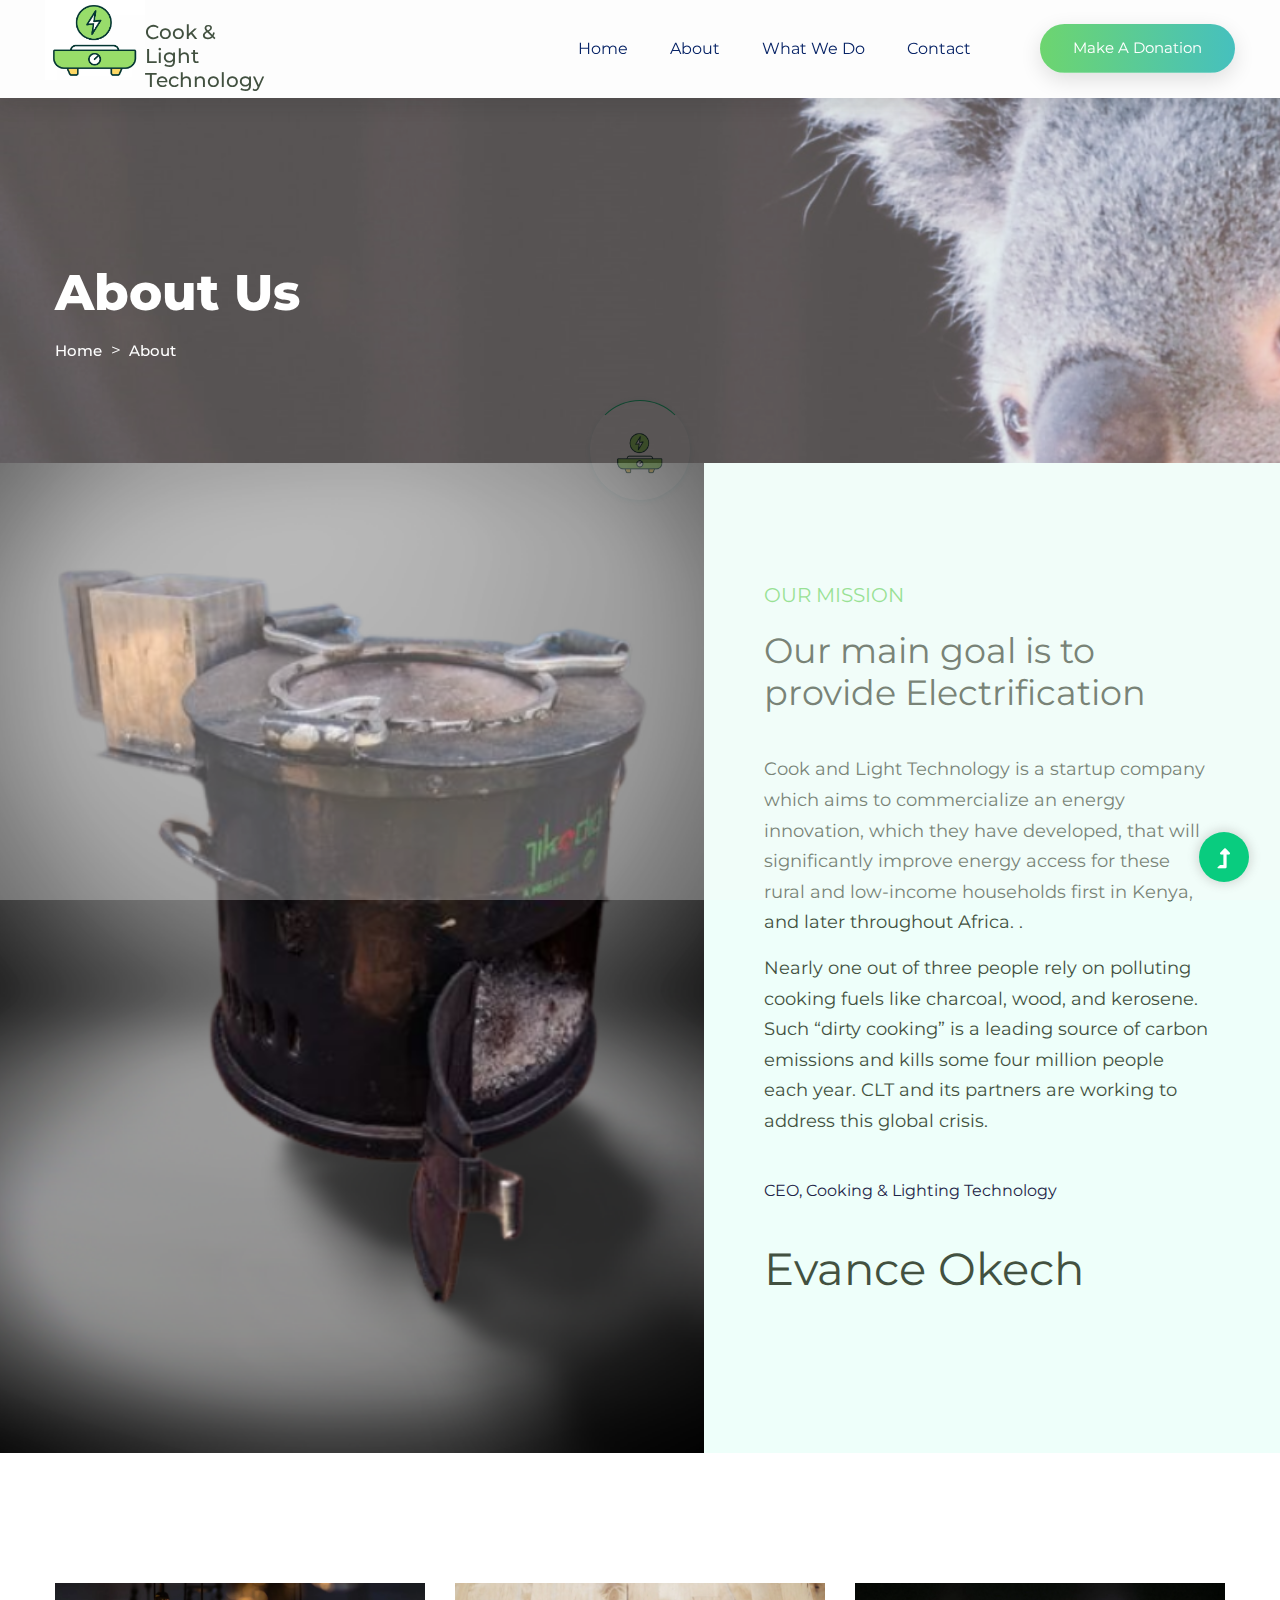
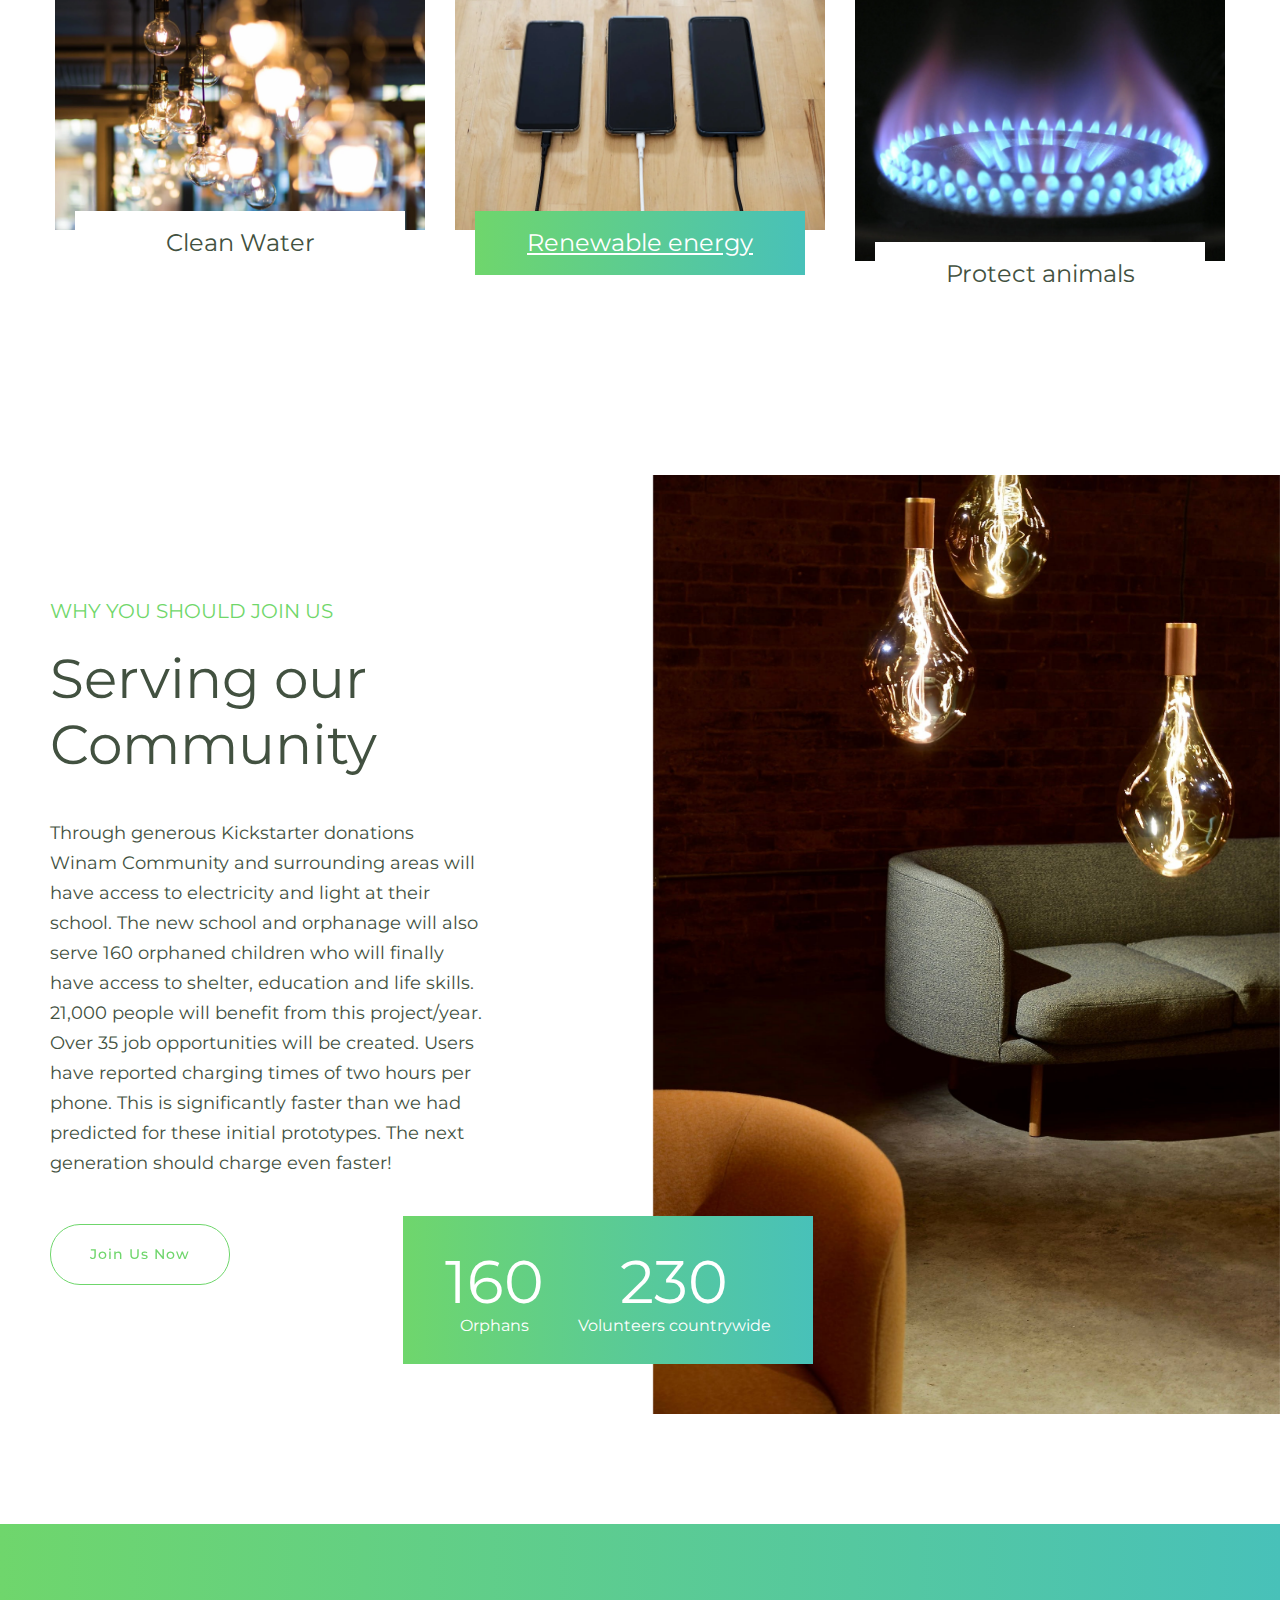
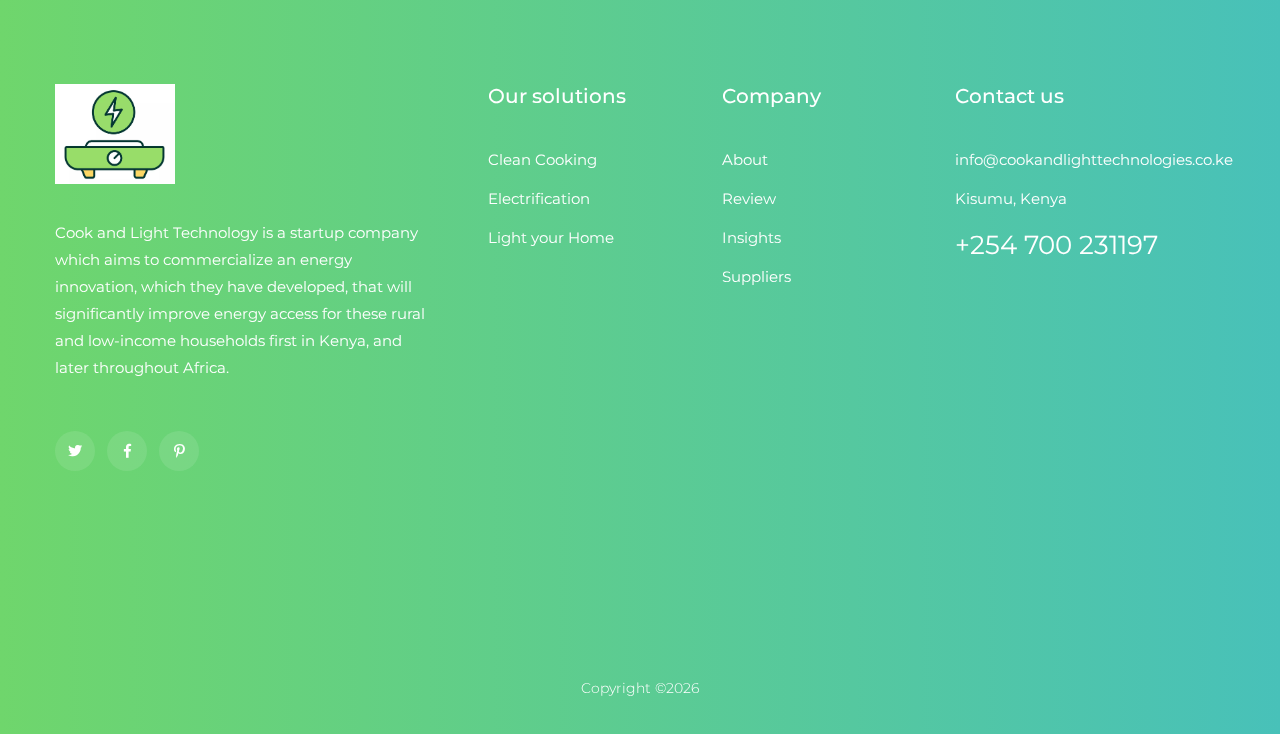
<file: about.html>
<!doctype html>
<html class="no-js" lang="zxx">
<head>
    <meta charset="utf-8">
    <meta http-equiv="x-ua-compatible" content="ie=edge">
    <title>Cook & Light Technology</title>
    <meta name="description" content="">
    <meta name="viewport" content="width=device-width, initial-scale=1">
    <link rel="manifest" href="site.webmanifest">
    <link rel="shortcut icon" type="image/x-icon" href="assets/img/favicon.ico">

    <!-- CSS here -->
    <link rel="stylesheet" href="assets/css/bootstrap.min.css">
    <link rel="stylesheet" href="assets/css/owl.carousel.min.css">
    <link rel="stylesheet" href="assets/css/slicknav.css">
    <link rel="stylesheet" href="assets/css/flaticon.css">
    <link rel="stylesheet" href="assets/css/progressbar_barfiller.css">
    <link rel="stylesheet" href="assets/css/gijgo.css">
    <link rel="stylesheet" href="assets/css/animate.min.css">
    <link rel="stylesheet" href="assets/css/animated-headline.css">
    <link rel="stylesheet" href="assets/css/magnific-popup.css">
    <link rel="stylesheet" href="assets/css/fontawesome-all.min.css">
    <link rel="stylesheet" href="assets/css/themify-icons.css">
    <link rel="stylesheet" href="assets/css/slick.css">
    <link rel="stylesheet" href="assets/css/nice-select.css">
    <link rel="stylesheet" href="assets/css/style.css">
</head>
<body>
    <!-- ? Preloader Start -->
    <div id="preloader-active">
        <div class="preloader d-flex align-items-center justify-content-center">
            <div class="preloader-inner position-relative">
                <div class="preloader-circle"></div>
                <div class="preloader-img pere-text">
                    <img src="assets/img/logo/logo.jpg" alt="">
                </div>
            </div>
        </div>
    </div>
    <!-- Preloader Start -->
    <header>
        <!-- Header Start -->
        <div class="header-area">
            <div class="main-header ">
                <div class="header-bottom  header-sticky">
                    <div class="container-fluid">
                        <div class="row align-items-center">
                            <!-- Logo -->
                            <div class="col-xl-2 col-lg-2">
                                <div class="logo d-flex ">
                                    <a href="index.html"><img src="assets/img/logo/logo.jpg" style="height:80px; width:100px;" alt=""> </a>
                                    <h2 class="mt-20">Cook & Light Technology</h2>
                                </div>
                            </div>
                            <div class="col-xl-10 col-lg-10">
                                <div class="menu-wrapper  d-flex align-items-center justify-content-end">
                                    <!-- Main-menu -->
                                    <div class="main-menu d-none d-lg-block">
                                        <nav>
                                            <ul id="navigation">                                                                                          
                                                <li><a href="index.html">Home</a></li>
                                                <li><a href="about.html">About</a></li>
                                                <li><a href="what-do.html">What we Do</a></li>
                                                <!-- <li><a href="projects.html">Projects</a></li> -->
                                                <!-- <li><a href="blog.html">Blog</a>
                                                    <ul class="submenu">
                                                        <li><a href="blog.html">Blog</a></li>
                                                        <li><a href="blog_details.html">Blog Details</a></li>
                                                        <li><a href="elements.html">Element</a></li>
                                                    </ul>
                                                </li> -->
                                                <li><a href="contact.html">Contact</a></li>
                                            </ul>
                                        </nav>
                                    </div>
                                    <!-- Header-btn -->
                                    <div class="header-right-btn d-none d-lg-block ml-20">
                                        <a href="contact.html" class="btn header-btn">Make a Donation</a>
                                    </div>
                                </div>
                            </div> 
                            <!-- Mobile Menu -->
                            <div class="col-12">
                                <div class="mobile_menu d-block d-lg-none"></div>
                            </div>
                        </div>
                    </div>
                </div>
            </div>
        </div>
        <!-- Header End -->
    </header>
    <main>
        <!--? Hero Start -->
        <div class="slider-area2">
            <div class="slider-height2 d-flex align-items-center">
                <div class="container">
                    <div class="row">
                        <div class="col-xl-12">
                            <div class="hero-cap hero-cap2 pt-70">
                                <h2>About us</h2>
                                <nav aria-label="breadcrumb">
                                    <ol class="breadcrumb">
                                        <li class="breadcrumb-item"><a href="index.html">Home</a></li>
                                        <li class="breadcrumb-item"><a href="#">About</a></li> 
                                    </ol>
                                </nav>
                            </div>
                        </div>
                    </div>
                </div>
            </div>
        </div>
        <!-- Hero End -->
        <!--? Visit Our Tailor Start -->
        <div class="visit-tailor-area fix">
            <!--Right Contents  -->
            <div class="tailor-offers"></div>
            <!-- left Contents -->
            <div class="tailor-details">
                <span>Our Mission</span>
                
                <h2>Our main goal is to provide Electrification</h2>
                <p>Cook and Light Technology is a startup company which aims to commercialize an energy innovation, which they have developed, that will significantly improve energy access for these rural and low-income households first in Kenya, and later throughout Africa. .</p>
                <p class="pera-bottom">Nearly one out of three people rely on polluting cooking fuels like charcoal, wood, and kerosene. Such “dirty cooking” is a leading source of carbon emissions and kills some four million people each year. CLT and its partners are working to address this global crisis.</p>
               
                <div class="footer-tittles">
                    <p>CEO, Cooking & Lighting Technology </p>
                    <h2>Evance Okech</h2>
                </div>
            </div>
        </div>
        <!-- Visit Our Tailor End -->
        <!--? Services Area Start -->
        <div class="service-area section-padding30">
            <div class="container">
                <div class="row">
                    <div class="col-lg-4 col-md-6 col-sm-11">
                        <div class="single-cat text-center mb-30">
                            <div class="cat-icon">
                                <img src="assets/img/gallery/light.webp" alt="">
                            </div>
                            <div class="cat-cap">
                                <h5><a href="#">Clean Water</a></h5>
                            </div>
                        </div>
                    </div>
                    <div class="col-lg-4 col-md-6 col-sm-11">
                        <div class="single-cat active text-center mb-30">
                            <div class="cat-icon">
                                <img src="assets/img/gallery/charge-phone.webp" alt="">
                            </div>
                            <div class="cat-cap">
                                <h5><a href="#">Renewable energy</a></h5>
                            </div>
                        </div>
                    </div>
                    <div class="col-lg-4 col-md-6 col-sm-11">
                        <div class="single-cat text-center mb-30">
                            <div class="cat-icon">
                                <img src="assets/img/gallery/stove.webp" alt="">
                            </div>
                            <div class="cat-cap">
                                <h5><a href="#">Protect animals</a></h5>
                            </div>
                        </div>
                    </div>
                </div>
            </div>
        </div>
        <!-- Services Area End -->
        <!--? About Area Start -->
        <section class="support-company-area fix pb-padding">
            <div class="support-wrapper align-items-center">
                <div class="left-content">
                    <!-- section tittle -->
                    <div class="section-tittle section-tittle2 mb-30">
                        <span>Why You Should join us</span>
                        <h2>Serving our Community</h2>
                    </div>
                    <div class="support-caption">
                        <p class="pera-top">
                            Through generous Kickstarter donations Winam Community and surrounding areas will have access to electricity and light at their school. The new school and orphanage will also serve 160 orphaned children who will finally have access to shelter, education and life skills. 21,000 people will benefit from this project/year. Over 35 job opportunities will be created. Users have reported charging times of two hours per phone. This is significantly faster than we had predicted for these initial prototypes. The next generation should charge even faster!</p>
                        <a href="#" class="border-btn">Join Us Now</a>
                    </div>
                </div>
                <div class="right-content">
                    <!-- img -->
                    <div class="right-img">
                        <img src="assets/img/gallery/light-home.jpeg" alt="">
                    </div>
                    <div class="support-img-cap text-center d-flex">
                        <div class="single-one">
                            <span>160</span>
                            <p>Orphans</p>
                        </div>
                        <div class="single-two">
                            <span>230</span>
                            <p>Volunteers countrywide</p>
                        </div>
                    </div>
                </div>
            </div>
        </section>
        <!-- About Area End -->
    </main>
    <footer>
        <div class="footer-wrapper">
           <!-- Footer Start-->
           <div class="footer-area footer-padding">
               <div class="container ">
                   <div class="row justify-content-between">
                       <div class="col-xl-4 col-lg-3 col-md-8 col-sm-8">
                           <div class="single-footer-caption mb-50">
                               <div class="single-footer-caption mb-30">
                                   <!-- logo -->
                                   <div class="footer-logo mb-35">
                                       <a href="index.html"><img src="assets/img/logo/logo.jpg" style="width:120px ;height:100px" alt=""></a>
                                   </div>
                                   <div class="footer-tittle">
                                       <div class="footer-pera">
                                           <p>Cook and Light Technology is a startup company which aims to commercialize an energy innovation, which they have developed, that will significantly improve energy access for these rural and low-income households first in Kenya, and later throughout Africa.</p>
                                       </div>
                                   </div>
                                   <!-- social -->
                                   <div class="footer-social">
                                       <a href="#"><i class="fab fa-twitter"></i></a>
                                       <a href="#"><i class="fab fa-facebook-f"></i></a>
                                       <a href="#"><i class="fab fa-pinterest-p"></i></a>
                                   </div>
                               </div>
                           </div>
                       </div>
                       <div class="col-xl-2 col-lg-3 col-md-4 col-sm-4">
                           <div class="single-footer-caption mb-50">
                               <div class="footer-tittle">
                                   <h4>Our solutions</h4>
                                   <ul>
                                       <li><a href="#">Clean Cooking</a></li>
                                       <li><a href="#">Electrification</a></li>
                                       <li><a href="#">Light your Home</a></li>
                                       
                                   </ul>
                               </div>
                           </div>
                       </div>
                       <div class="col-xl-2 col-lg-2 col-md-4 col-sm-4">
                           <div class="single-footer-caption mb-50">
                               <div class="footer-tittle">
                                   <h4>Company</h4>
                                   <ul>
                                       <li><a href="#">About</a></li>
                                       <li><a href="#">Review</a></li>
                                       <li><a href="#">Insights</a></li>
                                       <li><a href="#">Suppliers</a></li>
                                   </ul>
                               </div>
                           </div>
                       </div>
                       <div class="col-xl-3 col-lg-4 col-md-6 col-sm-4">
                           <div class="single-footer-caption mb-50">
                               <div class="footer-tittle">
                                   <h4>Contact us</h4>
                                   <ul>
                                       <li><a href="#">info@cookandlighttechnologies.co.ke</a></li>
                                       <li><a href="#">Kisumu, Kenya</a></li>
                                       <li class="number"><a href="#">+254 700 231197</a></li>
                                   </ul>
                               </div>
                           </div>
                       </div>
                   </div>
               </div>
           </div>
           <!-- footer-bottom area -->
           <div class="footer-bottom-area">
               <div class="container">
                   <div class="footer-border">
                       <div class="row d-flex align-items-center">
                           <div class="col-xl-12 ">
                               <div class="footer-copy-right text-center">
                                   <p>
                                      Copyright &copy;<script>document.write(new Date().getFullYear());</script> 
                                      </p>
                                  </div>
                              </div>
                          </div>
                      </div>
                  </div>
              </div>
              <!-- Footer End-->
          </div>
      </footer>

      <!-- Scroll Up -->
      <div id="back-top" >
        <a title="Go to Top" href="#"> <i class="fas fa-level-up-alt"></i></a>
    </div>

    <!-- JS here -->

    <script src="./assets/js/vendor/modernizr-3.5.0.min.js"></script>
    <!-- Jquery, Popper, Bootstrap -->
    <script src="./assets/js/vendor/jquery-1.12.4.min.js"></script>
    <script src="./assets/js/popper.min.js"></script>
    <script src="./assets/js/bootstrap.min.js"></script>
    <!-- Jquery Mobile Menu -->
    <script src="./assets/js/jquery.slicknav.min.js"></script>

    <!-- Jquery Slick , Owl-Carousel Plugins -->
    <script src="./assets/js/owl.carousel.min.js"></script>
    <script src="./assets/js/slick.min.js"></script>
    <!-- One Page, Animated-HeadLin -->
    <script src="./assets/js/wow.min.js"></script>
    <script src="./assets/js/animated.headline.js"></script>
    <script src="./assets/js/jquery.magnific-popup.js"></script>

    <!-- Date Picker -->
    <script src="./assets/js/gijgo.min.js"></script>
    <!-- Nice-select, sticky -->
    <script src="./assets/js/jquery.nice-select.min.js"></script>
    <script src="./assets/js/jquery.sticky.js"></script>
    <!-- Progress -->
    <script src="./assets/js/jquery.barfiller.js"></script>
    
    <!-- counter , waypoint,Hover Direction -->
    <script src="./assets/js/jquery.counterup.min.js"></script>
    <script src="./assets/js/waypoints.min.js"></script>
    <script src="./assets/js/jquery.countdown.min.js"></script>
    <script src="./assets/js/hover-direction-snake.min.js"></script>

    <!-- contact js -->
    <script src="./assets/js/contact.js"></script>
    <script src="./assets/js/jquery.form.js"></script>
    <script src="./assets/js/jquery.validate.min.js"></script>
    <script src="./assets/js/mail-script.js"></script>
    <script src="./assets/js/jquery.ajaxchimp.min.js"></script>
    
    <!-- Jquery Plugins, main Jquery -->	
    <script src="./assets/js/plugins.js"></script>
    <script src="./assets/js/main.js"></script>
    
</body>
</html>
</file>
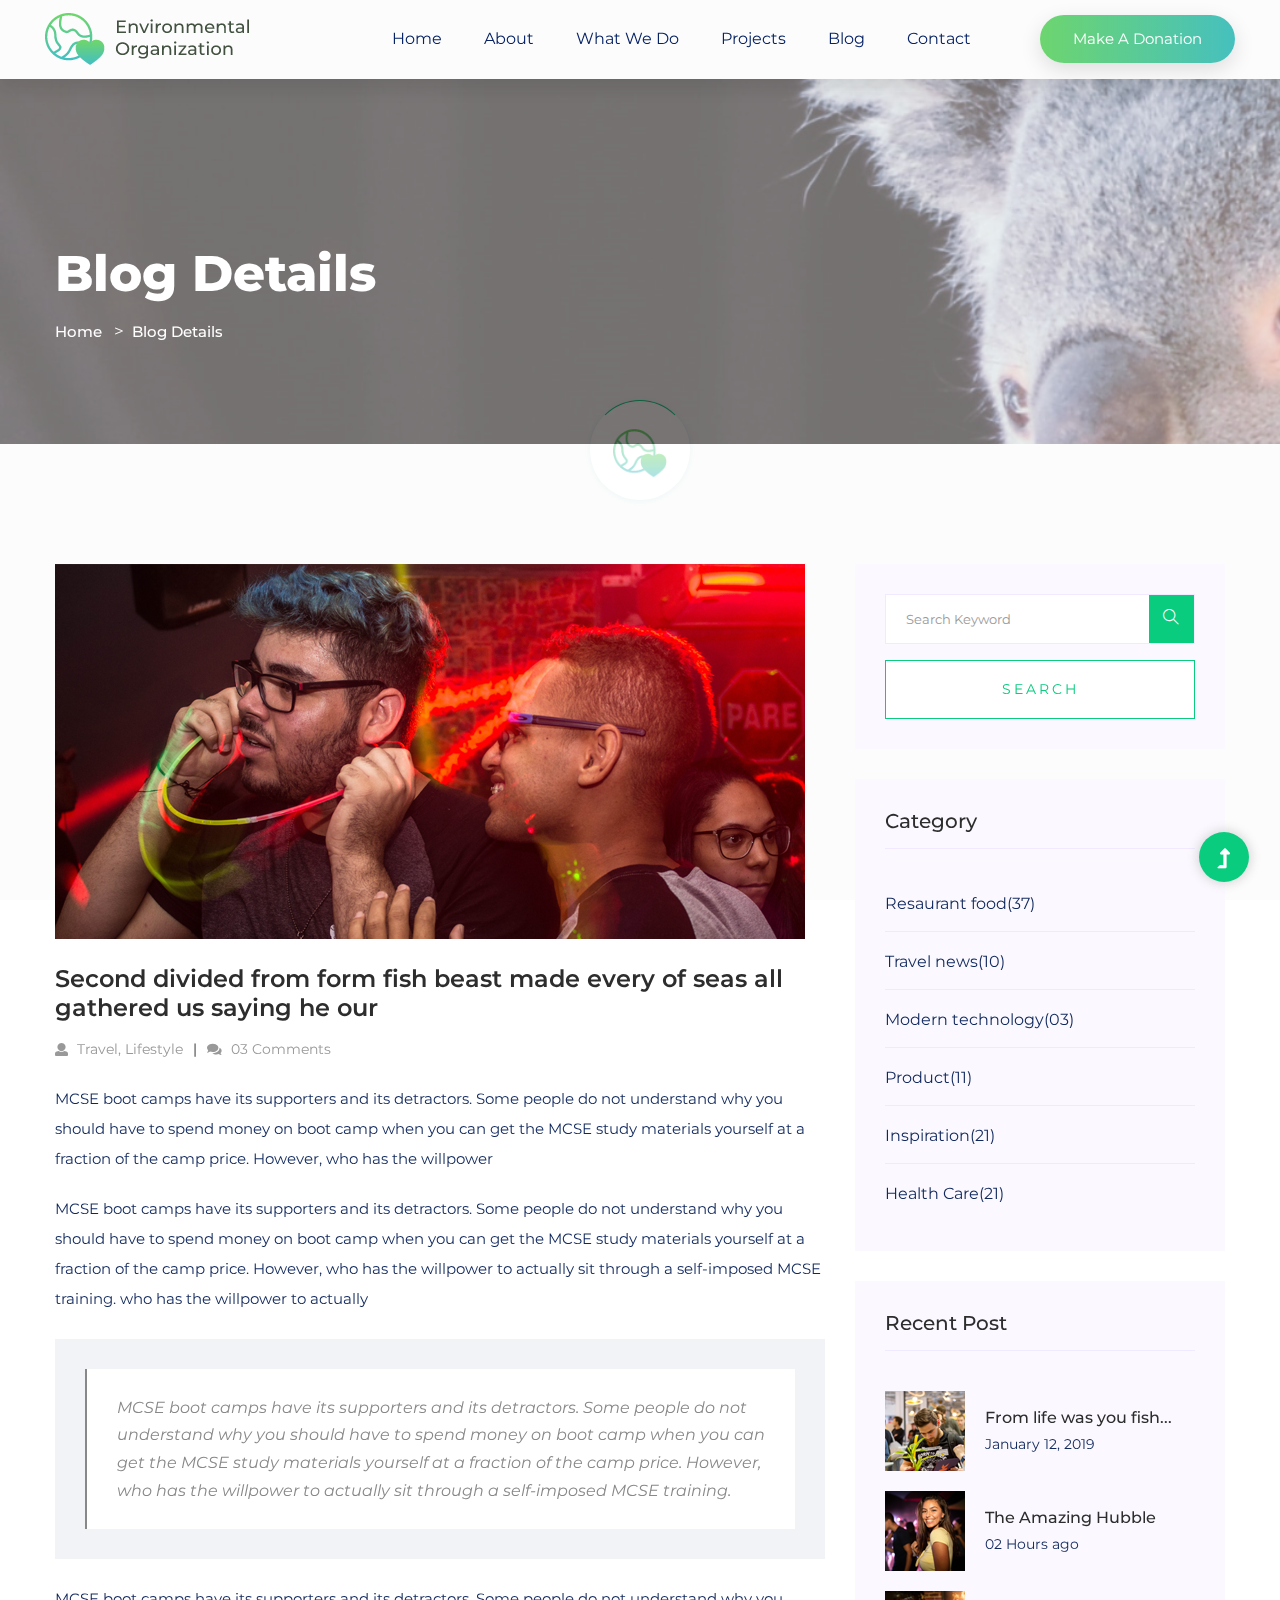
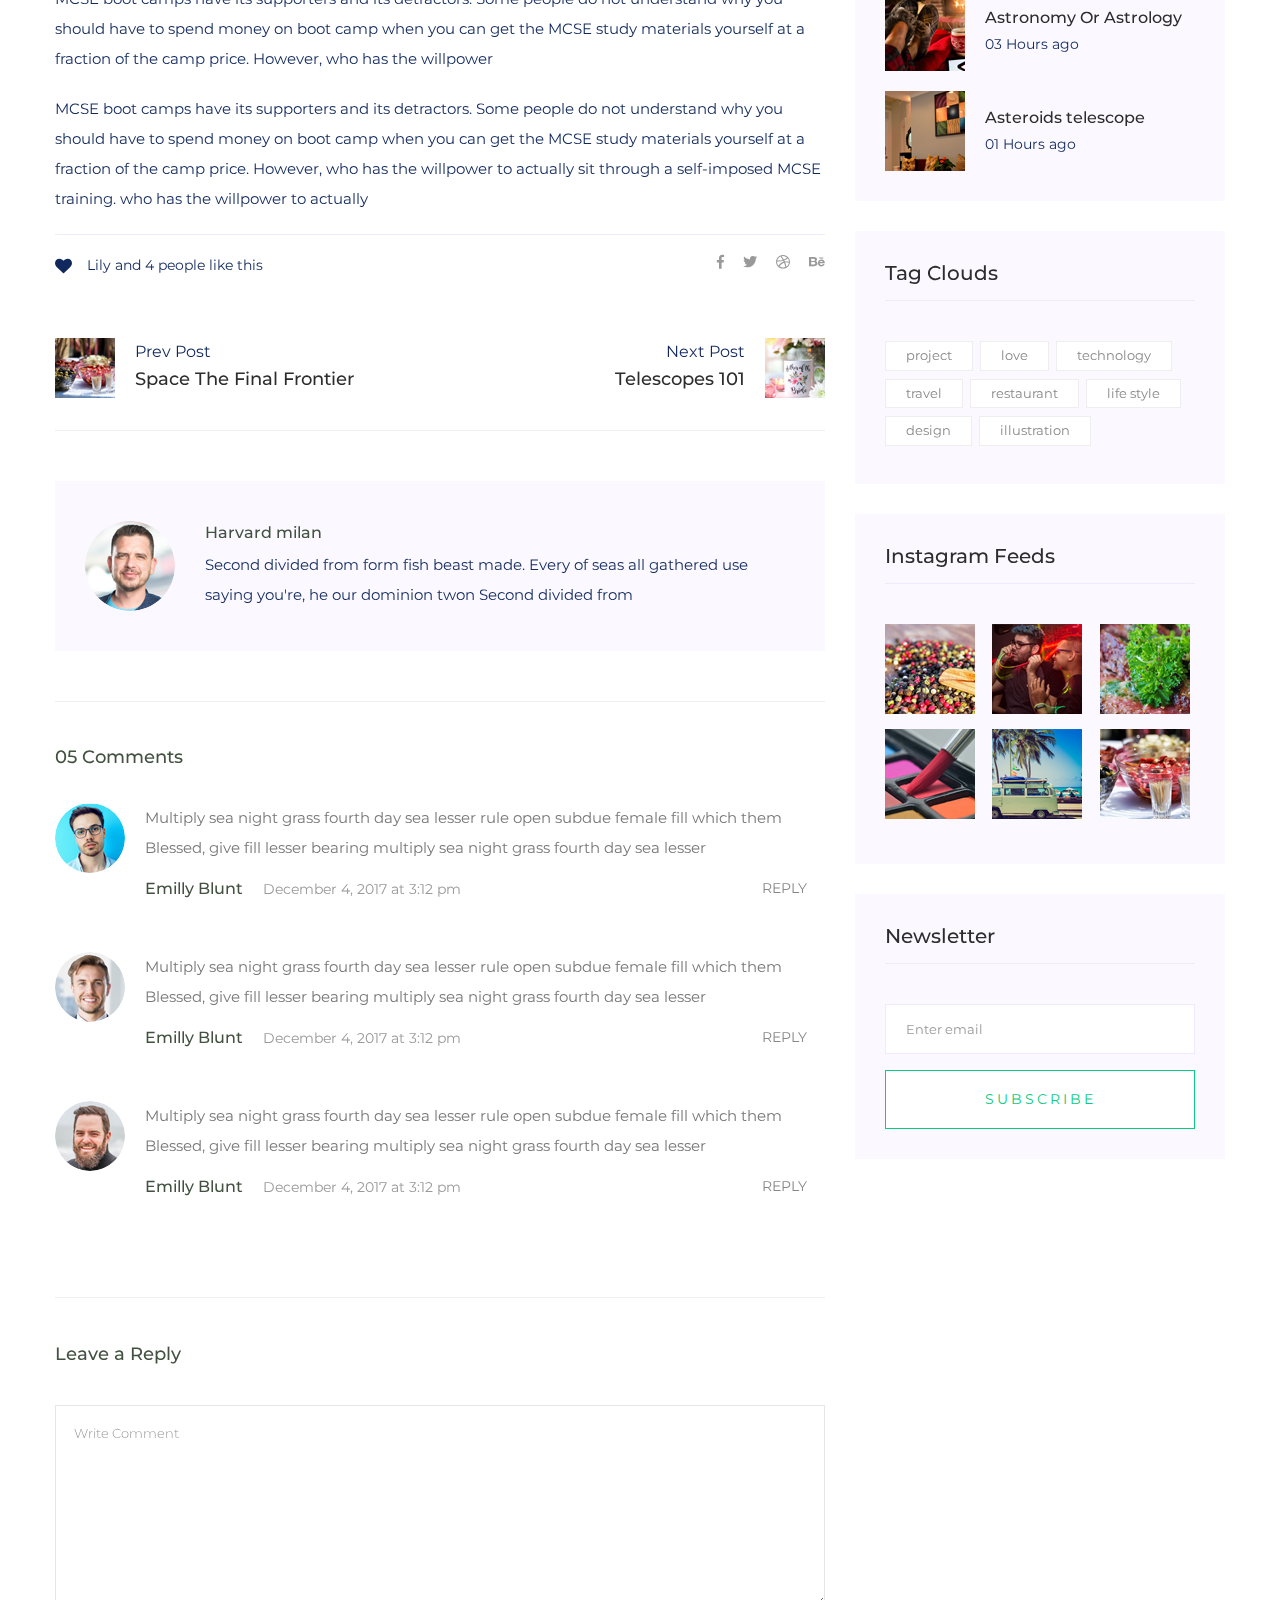
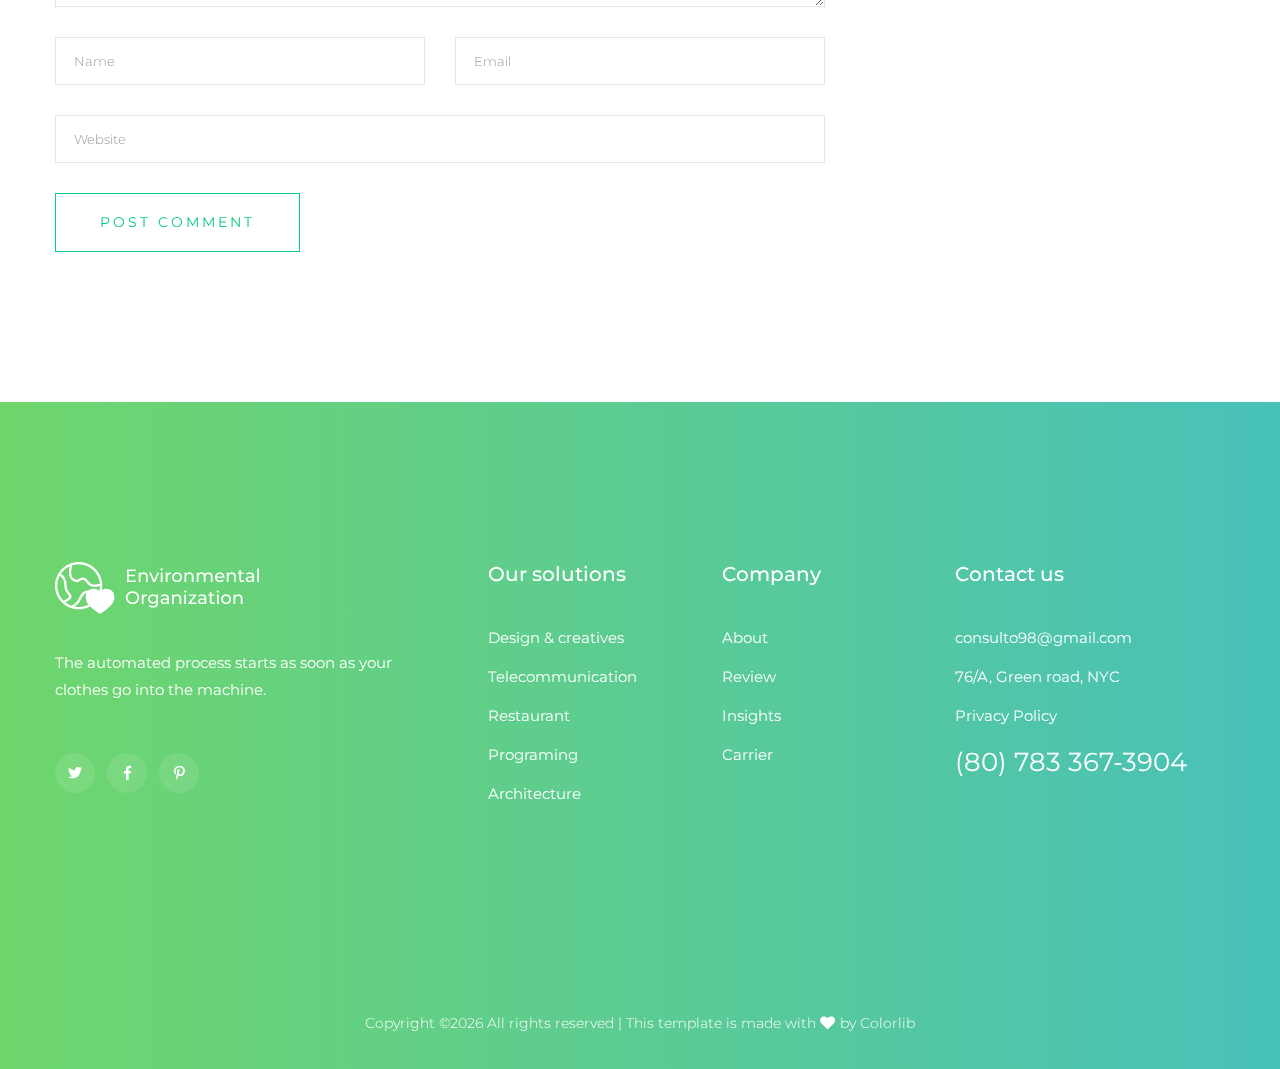
<file: blog_details.html>
<!doctype html>
<html class="no-js" lang="zxx">
<head>
 <meta charset="utf-8">
 <meta http-equiv="x-ua-compatible" content="ie=edge">
 <title>Environmental</title>
 <meta name="description" content="">
 <meta name="viewport" content="width=device-width, initial-scale=1">
 <link rel="shortcut icon" type="image/x-icon" href="assets/img/favicon.ico">

 <!-- CSS here -->
 <link rel="stylesheet" href="assets/css/bootstrap.min.css">
 <link rel="stylesheet" href="assets/css/owl.carousel.min.css">
 <link rel="stylesheet" href="assets/css/slicknav.css">
 <link rel="stylesheet" href="assets/css/animate.min.css">
 <link rel="stylesheet" href="assets/css/hamburgers.min.css">
 <link rel="stylesheet" href="assets/css/magnific-popup.css">
 <link rel="stylesheet" href="assets/css/fontawesome-all.min.css">
 <link rel="stylesheet" href="assets/css/themify-icons.css">
 <link rel="stylesheet" href="assets/css/slick.css">
 <link rel="stylesheet" href="assets/css/nice-select.css">
 <link rel="stylesheet" href="assets/css/style.css">
</head>

<body>
 <!--? Preloader Start -->
 <div id="preloader-active">
  <div class="preloader d-flex align-items-center justify-content-center">
    <div class="preloader-inner position-relative">
      <div class="preloader-circle"></div>
      <div class="preloader-img pere-text">
        <img src="assets/img/logo/loder.png" alt="">
      </div>
    </div>
  </div>
</div>
<!-- Preloader Start -->
<header>
  <!-- Header Start -->
  <div class="header-area">
    <div class="main-header ">
      <div class="header-bottom  header-sticky">
        <div class="container-fluid">
          <div class="row align-items-center">
            <!-- Logo -->
            <div class="col-xl-2 col-lg-2">
              <div class="logo">
                <a href="index.html"><img src="assets/img/logo/logo.png" alt=""></a>
              </div>
            </div>
            <div class="col-xl-10 col-lg-10">
              <div class="menu-wrapper  d-flex align-items-center justify-content-end">
                <!-- Main-menu -->
                <div class="main-menu d-none d-lg-block">
                  <nav>
                    <ul id="navigation">                                                                                          
                      <li><a href="index.html">Home</a></li>
                      <li><a href="about.html">About</a></li>
                      <li><a href="what-do.html">What we Do</a></li>
                      <li><a href="projects.html">Projects</a></li>
                      <li><a href="blog.html">Blog</a>
                        <ul class="submenu">
                          <li><a href="blog.html">Blog</a></li>
                          <li><a href="blog_details.html">Blog Details</a></li>
                          <li><a href="elements.html">Element</a></li>
                        </ul>
                      </li>
                      <li><a href="contact.html">Contact</a></li>
                    </ul>
                  </nav>
                </div>
                <!-- Header-btn -->
                <div class="header-right-btn d-none d-lg-block ml-20">
                  <a href="contact.html" class="btn header-btn">Make a Donation</a>
                </div>
              </div>
            </div> 
            <!-- Mobile Menu -->
            <div class="col-12">
              <div class="mobile_menu d-block d-lg-none"></div>
            </div>
          </div>
        </div>
      </div>
    </div>
  </div>
  <!-- Header End -->
</header>
<main>
  <!--? Hero Start -->
  <div class="slider-area2">
    <div class="slider-height2 d-flex align-items-center">
      <div class="container">
        <div class="row">
          <div class="col-xl-12">
            <div class="hero-cap hero-cap2 pt-70">
              <h2>Blog Details</h2>
              <nav aria-label="breadcrumb">
                <ol class="breadcrumb">
                  <li class="breadcrumb-item"><a href="index.html">Home</a></li>
                  <li class="breadcrumb-item"><a href="#">Blog Details</a></li> 
                </ol>
              </nav>
            </div>
          </div>
        </div>
      </div>
    </div>
  </div>
  <!-- Hero End -->
  <!--? Blog Area Start -->
  <section class="blog_area single-post-area section-padding">
   <div class="container">
    <div class="row">
     <div class="col-lg-8 posts-list">
      <div class="single-post">
       <div class="feature-img">
        <img class="img-fluid" src="assets/img/blog/single_blog_1.png" alt="">
      </div>
      <div class="blog_details">
        <h2 style="color: #2d2d2d;">Second divided from form fish beast made every of seas
         all gathered us saying he our
       </h2>
       <ul class="blog-info-link mt-3 mb-4">
         <li><a href="#"><i class="fa fa-user"></i> Travel, Lifestyle</a></li>
         <li><a href="#"><i class="fa fa-comments"></i> 03 Comments</a></li>
       </ul>
       <p class="excert">
         MCSE boot camps have its supporters and its detractors. Some people do not understand why you
         should have to spend money on boot camp when you can get the MCSE study materials yourself at a
         fraction of the camp price. However, who has the willpower
       </p>
       <p>
         MCSE boot camps have its supporters and its detractors. Some people do not understand why you
         should have to spend money on boot camp when you can get the MCSE study materials yourself at a
         fraction of the camp price. However, who has the willpower to actually sit through a
         self-imposed MCSE training. who has the willpower to actually
       </p>
       <div class="quote-wrapper">
         <div class="quotes">
          MCSE boot camps have its supporters and its detractors. Some people do not understand why you
          should have to spend money on boot camp when you can get the MCSE study materials yourself at
          a fraction of the camp price. However, who has the willpower to actually sit through a
          self-imposed MCSE training.
        </div>
      </div>
      <p>
       MCSE boot camps have its supporters and its detractors. Some people do not understand why you
       should have to spend money on boot camp when you can get the MCSE study materials yourself at a
       fraction of the camp price. However, who has the willpower
     </p>
     <p>
       MCSE boot camps have its supporters and its detractors. Some people do not understand why you
       should have to spend money on boot camp when you can get the MCSE study materials yourself at a
       fraction of the camp price. However, who has the willpower to actually sit through a
       self-imposed MCSE training. who has the willpower to actually
     </p>
   </div>
 </div>
 <div class="navigation-top">
   <div class="d-sm-flex justify-content-between text-center">
    <p class="like-info"><span class="align-middle"><i class="fa fa-heart"></i></span> Lily and 4
    people like this</p>
    <div class="col-sm-4 text-center my-2 my-sm-0">
     <!-- <p class="comment-count"><span class="align-middle"><i class="fa fa-comment"></i></span> 06 Comments</p> -->
   </div>
   <ul class="social-icons">
     <li><a href="https://www.facebook.com/sai4ull"><i class="fab fa-facebook-f"></i></a></li>
     <li><a href="#"><i class="fab fa-twitter"></i></a></li>
     <li><a href="#"><i class="fab fa-dribbble"></i></a></li>
     <li><a href="#"><i class="fab fa-behance"></i></a></li>
   </ul>
 </div>
 <div class="navigation-area">
  <div class="row">
   <div
   class="col-lg-6 col-md-6 col-12 nav-left flex-row d-flex justify-content-start align-items-center">
   <div class="thumb">
     <a href="#">
      <img class="img-fluid" src="assets/img/post/preview.png" alt="">
    </a>
  </div>
  <div class="arrow">
   <a href="#">
    <span class="lnr text-white ti-arrow-left"></span>
  </a>
</div>
<div class="detials">
 <p>Prev Post</p>
 <a href="#">
  <h4 style="color: #2d2d2d;">Space The Final Frontier</h4>
</a>
</div>
</div>
<div
class="col-lg-6 col-md-6 col-12 nav-right flex-row d-flex justify-content-end align-items-center">
<div class="detials">
 <p>Next Post</p>
 <a href="#">
  <h4 style="color: #2d2d2d;">Telescopes 101</h4>
</a>
</div>
<div class="arrow">
 <a href="#">
  <span class="lnr text-white ti-arrow-right"></span>
</a>
</div>
<div class="thumb">
 <a href="#">
  <img class="img-fluid" src="assets/img/post/next.png" alt="">
</a>
</div>
</div>
</div>
</div>
</div>
<div class="blog-author">
 <div class="media align-items-center">
  <img src="assets/img/blog/author.png" alt="">
  <div class="media-body">
   <a href="#">
    <h4>Harvard milan</h4>
  </a>
  <p>Second divided from form fish beast made. Every of seas all gathered use saying you're, he
  our dominion twon Second divided from</p>
</div>
</div>
</div>
<div class="comments-area">
 <h4>05 Comments</h4>
 <div class="comment-list">
  <div class="single-comment justify-content-between d-flex">
   <div class="user justify-content-between d-flex">
    <div class="thumb">
     <img src="assets/img/blog/comment_1.png" alt="">
   </div>
   <div class="desc">
     <p class="comment">
      Multiply sea night grass fourth day sea lesser rule open subdue female fill which them
      Blessed, give fill lesser bearing multiply sea night grass fourth day sea lesser
    </p>
    <div class="d-flex justify-content-between">
      <div class="d-flex align-items-center">
       <h5>
        <a href="#">Emilly Blunt</a>
      </h5>
      <p class="date">December 4, 2017 at 3:12 pm </p>
    </div>
    <div class="reply-btn">
     <a href="#" class="btn-reply text-uppercase">reply</a>
   </div>
 </div>
</div>
</div>
</div>
</div>
<div class="comment-list">
  <div class="single-comment justify-content-between d-flex">
   <div class="user justify-content-between d-flex">
    <div class="thumb">
     <img src="assets/img/blog/comment_2.png" alt="">
   </div>
   <div class="desc">
     <p class="comment">
      Multiply sea night grass fourth day sea lesser rule open subdue female fill which them
      Blessed, give fill lesser bearing multiply sea night grass fourth day sea lesser
    </p>
    <div class="d-flex justify-content-between">
      <div class="d-flex align-items-center">
       <h5>
        <a href="#">Emilly Blunt</a>
      </h5>
      <p class="date">December 4, 2017 at 3:12 pm </p>
    </div>
    <div class="reply-btn">
     <a href="#" class="btn-reply text-uppercase">reply</a>
   </div>
 </div>
</div>
</div>
</div>
</div>
<div class="comment-list">
  <div class="single-comment justify-content-between d-flex">
   <div class="user justify-content-between d-flex">
    <div class="thumb">
     <img src="assets/img/blog/comment_3.png" alt="">
   </div>
   <div class="desc">
     <p class="comment">
      Multiply sea night grass fourth day sea lesser rule open subdue female fill which them
      Blessed, give fill lesser bearing multiply sea night grass fourth day sea lesser
    </p>
    <div class="d-flex justify-content-between">
      <div class="d-flex align-items-center">
       <h5>
        <a href="#">Emilly Blunt</a>
      </h5>
      <p class="date">December 4, 2017 at 3:12 pm </p>
    </div>
    <div class="reply-btn">
     <a href="#" class="btn-reply text-uppercase">reply</a>
   </div>
 </div>
</div>
</div>
</div>
</div>
</div>
<div class="comment-form">
 <h4>Leave a Reply</h4>
 <form class="form-contact comment_form" action="#" id="commentForm">
  <div class="row">
   <div class="col-12">
    <div class="form-group">
     <textarea class="form-control w-100" name="comment" id="comment" cols="30" rows="9"
     placeholder="Write Comment"></textarea>
   </div>
 </div>
 <div class="col-sm-6">
  <div class="form-group">
   <input class="form-control" name="name" id="name" type="text" placeholder="Name">
 </div>
</div>
<div class="col-sm-6">
  <div class="form-group">
   <input class="form-control" name="email" id="email" type="email" placeholder="Email">
 </div>
</div>
<div class="col-12">
  <div class="form-group">
   <input class="form-control" name="website" id="website" type="text" placeholder="Website">
 </div>
</div>
</div>
<div class="form-group">
 <button type="submit" class="button button-contactForm btn_1 boxed-btn">Post Comment</button>
</div>
</form>
</div>
</div>
<div class="col-lg-4">
  <div class="blog_right_sidebar">
   <aside class="single_sidebar_widget search_widget">
    <form action="#">
     <div class="form-group">
      <div class="input-group mb-3">
       <input type="text" class="form-control" placeholder='Search Keyword'
       onfocus="this.placeholder = ''" onblur="this.placeholder = 'Search Keyword'">
       <div class="input-group-append">
        <button class="btns" type="button"><i class="ti-search"></i></button>
      </div>
    </div>
  </div>
  <button class="button rounded-0 primary-bg text-white w-100 btn_1 boxed-btn"
  type="submit">Search</button>
</form>
</aside>
<aside class="single_sidebar_widget post_category_widget">
  <h4 class="widget_title" style="color: #2d2d2d;">Category</h4>
  <ul class="list cat-list">
   <li>
    <a href="#" class="d-flex">
     <p>Resaurant food</p>
     <p>(37)</p>
   </a>
 </li>
 <li>
  <a href="#" class="d-flex">
   <p>Travel news</p>
   <p>(10)</p>
 </a>
</li>
<li>
  <a href="#" class="d-flex">
   <p>Modern technology</p>
   <p>(03)</p>
 </a>
</li>
<li>
  <a href="#" class="d-flex">
   <p>Product</p>
   <p>(11)</p>
 </a>
</li>
<li>
  <a href="#" class="d-flex">
   <p>Inspiration</p>
   <p>(21)</p>
 </a>
</li>
<li>
  <a href="#" class="d-flex">
   <p>Health Care</p>
   <p>(21)</p>
 </a>
</li>
</ul>
</aside>
<aside class="single_sidebar_widget popular_post_widget">
  <h3 class="widget_title" style="color: #2d2d2d;">Recent Post</h3>
  <div class="media post_item">
   <img src="assets/img/post/post_1.png" alt="post">
   <div class="media-body">
    <a href="blog_details.html">
     <h3 style="color: #2d2d2d;">From life was you fish...</h3>
   </a>
   <p>January 12, 2019</p>
 </div>
</div>
<div class="media post_item">
 <img src="assets/img/post/post_2.png" alt="post">
 <div class="media-body">
  <a href="blog_details.html">
   <h3 style="color: #2d2d2d;">The Amazing Hubble</h3>
 </a>
 <p>02 Hours ago</p>
</div>
</div>
<div class="media post_item">
 <img src="assets/img/post/post_3.png" alt="post">
 <div class="media-body">
  <a href="blog_details.html">
   <h3 style="color: #2d2d2d;">Astronomy Or Astrology</h3>
 </a>
 <p>03 Hours ago</p>
</div>
</div>
<div class="media post_item">
 <img src="assets/img/post/post_4.png" alt="post">
 <div class="media-body">
  <a href="blog_details.html">
   <h3 style="color: #2d2d2d;">Asteroids telescope</h3>
 </a>
 <p>01 Hours ago</p>
</div>
</div>
</aside>
<aside class="single_sidebar_widget tag_cloud_widget">
  <h4 class="widget_title" style="color: #2d2d2d;">Tag Clouds</h4>
  <ul class="list">
   <li>
    <a href="#">project</a>
  </li>
  <li>
    <a href="#">love</a>
  </li>
  <li>
    <a href="#">technology</a>
  </li>
  <li>
    <a href="#">travel</a>
  </li>
  <li>
    <a href="#">restaurant</a>
  </li>
  <li>
    <a href="#">life style</a>
  </li>
  <li>
    <a href="#">design</a>
  </li>
  <li>
    <a href="#">illustration</a>
  </li>
</ul>
</aside>
<aside class="single_sidebar_widget instagram_feeds">
  <h4 class="widget_title" style="color: #2d2d2d;">Instagram Feeds</h4>
  <ul class="instagram_row flex-wrap">
   <li>
    <a href="#">
     <img class="img-fluid" src="assets/img/post/post_5.png" alt="">
   </a>
 </li>
 <li>
  <a href="#">
   <img class="img-fluid" src="assets/img/post/post_6.png" alt="">
 </a>
</li>
<li>
  <a href="#">
   <img class="img-fluid" src="assets/img/post/post_7.png" alt="">
 </a>
</li>
<li>
  <a href="#">
   <img class="img-fluid" src="assets/img/post/post_8.png" alt="">
 </a>
</li>
<li>
  <a href="#">
   <img class="img-fluid" src="assets/img/post/post_9.png" alt="">
 </a>
</li>
<li>
  <a href="#">
   <img class="img-fluid" src="assets/img/post/post_10.png" alt="">
 </a>
</li>
</ul>
</aside>
<aside class="single_sidebar_widget newsletter_widget">
  <h4 class="widget_title" style="color: #2d2d2d;">Newsletter</h4>
  <form action="#">
   <div class="form-group">
    <input type="email" class="form-control" onfocus="this.placeholder = ''"
    onblur="this.placeholder = 'Enter email'" placeholder='Enter email' required>
  </div>
  <button class="button rounded-0 primary-bg text-white w-100 btn_1 boxed-btn" type="submit">Subscribe</button>
</form>
</aside>
</div>
</div>
</div>
</div>
</section>
<!-- Blog Area End -->
</main>
<footer>
  <div class="footer-wrapper">
   <!-- Footer Start-->
   <div class="footer-area footer-padding">
     <div class="container ">
       <div class="row justify-content-between">
         <div class="col-xl-4 col-lg-3 col-md-8 col-sm-8">
           <div class="single-footer-caption mb-50">
             <div class="single-footer-caption mb-30">
               <!-- logo -->
               <div class="footer-logo mb-35">
                 <a href="index.html"><img src="assets/img/logo/logo2_footer.png" alt=""></a>
               </div>
               <div class="footer-tittle">
                 <div class="footer-pera">
                   <p>The automated process starts as soon as your clothes go into the machine.</p>
                 </div>
               </div>
               <!-- social -->
               <div class="footer-social">
                 <a href="#"><i class="fab fa-twitter"></i></a>
                 <a href="https://bit.ly/sai4ull"><i class="fab fa-facebook-f"></i></a>
                 <a href="#"><i class="fab fa-pinterest-p"></i></a>
               </div>
             </div>
           </div>
         </div>
         <div class="col-xl-2 col-lg-3 col-md-4 col-sm-4">
           <div class="single-footer-caption mb-50">
             <div class="footer-tittle">
               <h4>Our solutions</h4>
               <ul>
                 <li><a href="#">Design & creatives</a></li>
                 <li><a href="#">Telecommunication</a></li>
                 <li><a href="#">Restaurant</a></li>
                 <li><a href="#">Programing</a></li>
                 <li><a href="#">Architecture</a></li>
               </ul>
             </div>
           </div>
         </div>
         <div class="col-xl-2 col-lg-2 col-md-4 col-sm-4">
           <div class="single-footer-caption mb-50">
             <div class="footer-tittle">
               <h4>Company</h4>
               <ul>
                 <li><a href="#">About</a></li>
                 <li><a href="#">Review</a></li>
                 <li><a href="#">Insights</a></li>
                 <li><a href="#">Carrier</a></li>
               </ul>
             </div>
           </div>
         </div>
         <div class="col-xl-3 col-lg-4 col-md-6 col-sm-4">
           <div class="single-footer-caption mb-50">
             <div class="footer-tittle">
               <h4>Contact us</h4>
               <ul>
                 <li><a href="#">consulto98@gmail.com</a></li>
                 <li><a href="#">76/A, Green road, NYC</a></li>
                 <li><a href="#">Privacy Policy</a></li>
                 <li class="number"><a href="#">(80) 783 367-3904</a></li>
               </ul>
             </div>
           </div>
         </div>
       </div>
     </div>
   </div>
   <!-- footer-bottom area -->
   <div class="footer-bottom-area">
     <div class="container">
       <div class="footer-border">
         <div class="row d-flex align-items-center">
           <div class="col-xl-12 ">
             <div class="footer-copy-right text-center">
               <p><!-- Link back to Colorlib can't be removed. Template is licensed under CC BY 3.0. -->
                Copyright &copy;<script>document.write(new Date().getFullYear());</script> All rights reserved | This template is made with <i class="fa fa-heart" aria-hidden="true"></i> by <a href="https://colorlib.com" target="_blank">Colorlib</a>
                <!-- Link back to Colorlib can't be removed. Template is licensed under CC BY 3.0. --></p>
              </div>
            </div>
          </div>
        </div>
      </div>
    </div>
    <!-- Footer End-->
  </div>
</footer>
<!-- Scroll Up -->
<div id="back-top" >
 <a title="Go to Top" href="#"> <i class="fas fa-level-up-alt"></i></a>
</div>

<!-- JS here -->

<script src="./assets/js/vendor/modernizr-3.5.0.min.js"></script>
<!-- Jquery, Popper, Bootstrap -->
<script src="./assets/js/vendor/jquery-1.12.4.min.js"></script>
<script src="./assets/js/popper.min.js"></script>
<script src="./assets/js/bootstrap.min.js"></script>
<!-- Jquery Mobile Menu -->
<script src="./assets/js/jquery.slicknav.min.js"></script>

<!-- Jquery Slick , Owl-Carousel Plugins -->
<script src="./assets/js/owl.carousel.min.js"></script>
<script src="./assets/js/slick.min.js"></script>
<!-- One Page, Animated-HeadLin -->
<script src="./assets/js/wow.min.js"></script>
<script src="./assets/js/animated.headline.js"></script>
<script src="./assets/js/jquery.magnific-popup.js"></script>

<!-- Date Picker -->
<script src="./assets/js/gijgo.min.js"></script>
<!-- Nice-select, sticky -->
<script src="./assets/js/jquery.nice-select.min.js"></script>
<script src="./assets/js/jquery.sticky.js"></script>

<!-- counter , waypoint,Hover Direction -->
<script src="./assets/js/jquery.counterup.min.js"></script>
<script src="./assets/js/waypoints.min.js"></script>
<script src="./assets/js/jquery.countdown.min.js"></script>
<script src="./assets/js/hover-direction-snake.min.js"></script>

<!-- contact js -->
<script src="./assets/js/contact.js"></script>
<script src="./assets/js/jquery.form.js"></script>
<script src="./assets/js/jquery.validate.min.js"></script>
<script src="./assets/js/mail-script.js"></script>
<script src="./assets/js/jquery.ajaxchimp.min.js"></script>

<!-- Jquery Plugins, main Jquery -->	
<script src="./assets/js/plugins.js"></script>
<script src="./assets/js/main.js"></script>

</body>
</html>
</file>
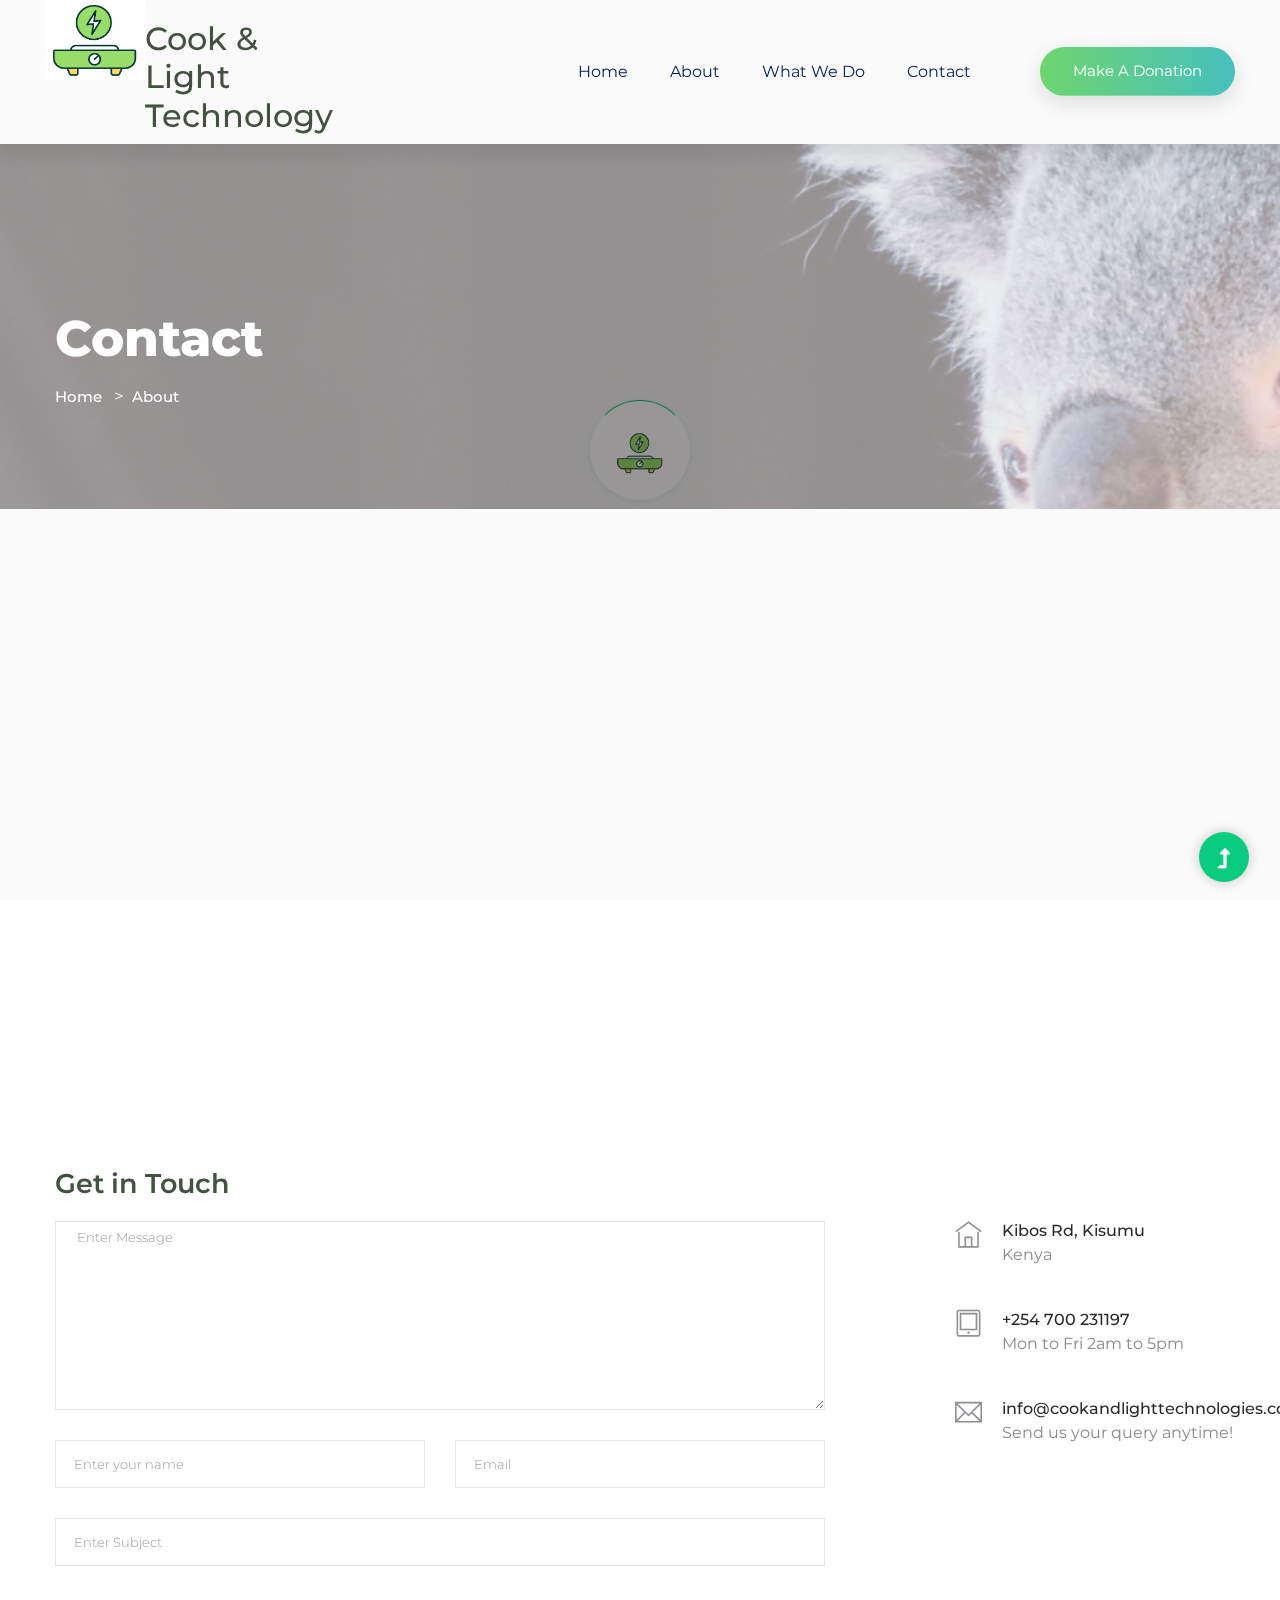
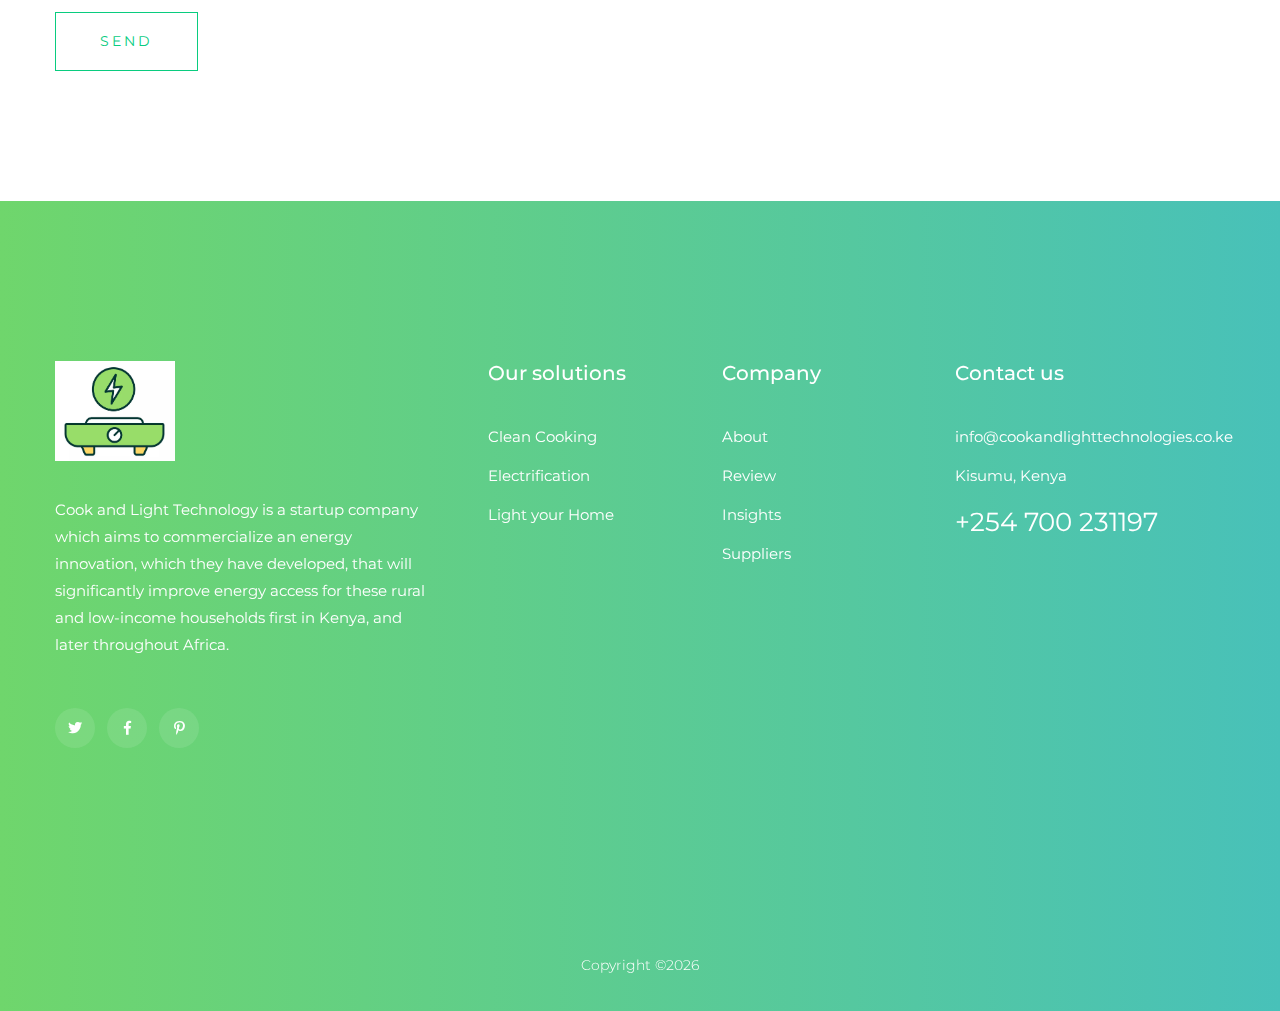
<file: contact.html>
<!doctype html>
<html class="no-js" lang="zxx">
<head>
    <meta charset="utf-8">
    <meta http-equiv="x-ua-compatible" content="ie=edge">
    <title>Cook & Light Technology</title>
    <meta name="description" content="">
    <meta name="viewport" content="width=device-width, initial-scale=1">
    <link rel="shortcut icon" type="image/x-icon" href="assets/img/favicon.ico">

    <!-- CSS here -->
    <link rel="stylesheet" href="assets/css/bootstrap.min.css">
    <link rel="stylesheet" href="assets/css/owl.carousel.min.css">
    <link rel="stylesheet" href="assets/css/slicknav.css">
    <link rel="stylesheet" href="assets/css/animate.min.css">
    <link rel="stylesheet" href="assets/css/hamburgers.min.css">
    <link rel="stylesheet" href="assets/css/magnific-popup.css">
    <link rel="stylesheet" href="assets/css/fontawesome-all.min.css">
    <link rel="stylesheet" href="assets/css/themify-icons.css">
    <link rel="stylesheet" href="assets/css/themify-icons.css">
    <link rel="stylesheet" href="assets/css/slick.css">
    <link rel="stylesheet" href="assets/css/nice-select.css">
    <link rel="stylesheet" href="assets/css/style.css">
</head>
<!--? Preloader Start -->
<div id="preloader-active">
    <div class="preloader d-flex align-items-center justify-content-center">
        <div class="preloader-inner position-relative">
            <div class="preloader-circle"></div>
            <div class="preloader-img pere-text">
                <img src="assets/img/logo/logo.jpg" alt="">
            </div>
        </div>
    </div>
</div>
<!-- Preloader Start -->
<header>
    <!-- Header Start -->
    <div class="header-area">
        <div class="main-header ">
            <div class="header-bottom  header-sticky">
                <div class="container-fluid">
                    <div class="row align-items-center">
                        <!-- Logo -->
                        <div class="col-xl-2 col-lg-2">
                            <div class="logo d-flex ">
                                <a href="index.html"><img src="assets/img/logo/logo.jpg" style="height:80px; width:100px;" alt=""> </a>
                                <h2 class="mt-20">Cook & Light Technology</h2>
                            </div>
                        </div>
                        <div class="col-xl-10 col-lg-10">
                            <div class="menu-wrapper  d-flex align-items-center justify-content-end">
                                <!-- Main-menu -->
                                <div class="main-menu d-none d-lg-block">
                                    <nav>
                                        <ul id="navigation">                                                                                          
                                            <li><a href="index.html">Home</a></li>
                                            <li><a href="about.html">About</a></li>
                                            <li><a href="what-do.html">What we Do</a></li>
                                            <!-- <li><a href="projects.html">Projects</a></li>
                                            <li><a href="blog.html">Blog</a>
                                                <ul class="submenu">
                                                    <li><a href="blog.html">Blog</a></li>
                                                    <li><a href="blog_details.html">Blog Details</a></li>
                                                    <li><a href="elements.html">Element</a></li>
                                                </ul>
                                            </li> -->
                                            <li><a href="contact.html">Contact</a></li>
                                        </ul>
                                    </nav>
                                </div>
                                <!-- Header-btn -->
                                <div class="header-right-btn d-none d-lg-block ml-20">
                                    <a href="contact.html" class="btn header-btn">Make a Donation</a>
                                </div>
                            </div>
                        </div> 
                        <!-- Mobile Menu -->
                        <div class="col-12">
                            <div class="mobile_menu d-block d-lg-none"></div>
                        </div>
                    </div>
                </div>
            </div>
        </div>
    </div>
    <!-- Header End -->
</header>
<main>
    <!--? Hero Start -->
    <div class="slider-area2">
        <div class="slider-height2 d-flex align-items-center">
            <div class="container">
                <div class="row">
                    <div class="col-xl-12">
                        <div class="hero-cap hero-cap2 pt-70">
                            <h2>Contact</h2>
                            <nav aria-label="breadcrumb">
                                <ol class="breadcrumb">
                                    <li class="breadcrumb-item"><a href="index.html">Home</a></li>
                                    <li class="breadcrumb-item"><a href="#">About</a></li> 
                                </ol>
                            </nav>
                        </div>
                    </div>
                </div>
            </div>
        </div>
    </div>
    <!-- Hero End -->
    <!--?  Contact Area start  -->
    <section class="contact-section">
        <div class="container">
            <div class="d-none d-sm-block mb-5 pb-4">
                <iframe src="https://www.google.com/maps/embed?pb=!1m18!1m12!1m3!1d3989.8148112009144!2d34.79275141528664!3d-0.07599089994455403!2m3!1f0!2f0!3f0!3m2!1i1024!2i768!4f13.1!3m3!1m2!1s0x182aa3885ccf35fb%3A0x5b840ba247e9d388!2sKibos%20Rd%2C%20Kenya!5e0!3m2!1sen!2sie!4v1667643129564!5m2!1sen!2sie" width="1300" height="450" style="border:0;" allowfullscreen="" loading="lazy" referrerpolicy="no-referrer-when-downgrade"></iframe>
            </div>
            <div class="row">
                <div class="col-12">
                    <h2 class="contact-title">Get in Touch</h2>
                </div>
                <div class="col-lg-8">
                    <form class="form-contact contact_form" action="contact_process.php" method="post" id="contactForm" novalidate="novalidate">
                        <div class="row">
                            <div class="col-12">
                                <div class="form-group">
                                    <textarea class="form-control w-100" name="message" id="message" cols="30" rows="9" onfocus="this.placeholder = ''" onblur="this.placeholder = 'Enter Message'" placeholder=" Enter Message"></textarea>
                                </div>
                            </div>
                            <div class="col-sm-6">
                                <div class="form-group">
                                    <input class="form-control valid" name="name" id="name" type="text" onfocus="this.placeholder = ''" onblur="this.placeholder = 'Enter your name'" placeholder="Enter your name">
                                </div>
                            </div>
                            <div class="col-sm-6">
                                <div class="form-group">
                                    <input class="form-control valid" name="email" id="email" type="email" onfocus="this.placeholder = ''" onblur="this.placeholder = 'Enter email address'" placeholder="Email">
                                </div>
                            </div>
                            <div class="col-12">
                                <div class="form-group">
                                    <input class="form-control" name="subject" id="subject" type="text" onfocus="this.placeholder = ''" onblur="this.placeholder = 'Enter Subject'" placeholder="Enter Subject">
                                </div>
                            </div>
                        </div>
                        <div class="form-group mt-3">
                            <button type="submit" class="button button-contactForm boxed-btn">Send</button>
                        </div>
                    </form>
                </div>
                <div class="col-lg-3 offset-lg-1">
                    <div class="media contact-info">
                        <span class="contact-info__icon"><i class="ti-home"></i></span>
                        <div class="media-body">
                            <h3>Kibos Rd, Kisumu</h3>
                            <p>Kenya</p>
                        </div>
                    </div>
                    <div class="media contact-info">
                        <span class="contact-info__icon"><i class="ti-tablet"></i></span>
                        <div class="media-body">
                            <h3>+254 700 231197</h3>
                            <p>Mon to Fri 2am to 5pm</p>
                        </div>
                    </div>
                    <div class="media contact-info">
                        <span class="contact-info__icon"><i class="ti-email"></i></span>
                        <div class="media-body">
                            <h3>info@cookandlighttechnologies.co.ke</h3>
                            <p>Send us your query anytime!</p>
                        </div>
                    </div>
                </div>
            </div>
        </div>
    </section>
    <!-- Contact Area End -->
    <footer>
        <div class="footer-wrapper">
           <!-- Footer Start-->
           <div class="footer-area footer-padding">
               <div class="container ">
                   <div class="row justify-content-between">
                       <div class="col-xl-4 col-lg-3 col-md-8 col-sm-8">
                           <div class="single-footer-caption mb-50">
                               <div class="single-footer-caption mb-30">
                                   <!-- logo -->
                                   <div class="footer-logo mb-35">
                                       <a href="index.html"><img src="assets/img/logo/logo.jpg" style="width:120px ;height:100px" alt=""></a>
                                   </div>
                                   <div class="footer-tittle">
                                       <div class="footer-pera">
                                           <p>Cook and Light Technology is a startup company which aims to commercialize an energy innovation, which they have developed, that will significantly improve energy access for these rural and low-income households first in Kenya, and later throughout Africa.</p>
                                       </div>
                                   </div>
                                   <!-- social -->
                                   <div class="footer-social">
                                       <a href="#"><i class="fab fa-twitter"></i></a>
                                       <a href="#"><i class="fab fa-facebook-f"></i></a>
                                       <a href="#"><i class="fab fa-pinterest-p"></i></a>
                                   </div>
                               </div>
                           </div>
                       </div>
                       <div class="col-xl-2 col-lg-3 col-md-4 col-sm-4">
                           <div class="single-footer-caption mb-50">
                               <div class="footer-tittle">
                                   <h4>Our solutions</h4>
                                   <ul>
                                       <li><a href="#">Clean Cooking</a></li>
                                       <li><a href="#">Electrification</a></li>
                                       <li><a href="#">Light your Home</a></li>
                                       
                                   </ul>
                               </div>
                           </div>
                       </div>
                       <div class="col-xl-2 col-lg-2 col-md-4 col-sm-4">
                           <div class="single-footer-caption mb-50">
                               <div class="footer-tittle">
                                   <h4>Company</h4>
                                   <ul>
                                       <li><a href="#">About</a></li>
                                       <li><a href="#">Review</a></li>
                                       <li><a href="#">Insights</a></li>
                                       <li><a href="#">Suppliers</a></li>
                                   </ul>
                               </div>
                           </div>
                       </div>
                       <div class="col-xl-3 col-lg-4 col-md-6 col-sm-4">
                           <div class="single-footer-caption mb-50">
                               <div class="footer-tittle">
                                   <h4>Contact us</h4>
                                   <ul>
                                       <li><a href="#">info@cookandlighttechnologies.co.ke</a></li>
                                       <li><a href="#">Kisumu, Kenya</a></li>
                                       <li class="number"><a href="#">+254 700 231197</a></li>
                                   </ul>
                               </div>
                           </div>
                       </div>
                   </div>
               </div>
           </div>
           <!-- footer-bottom area -->
           <div class="footer-bottom-area">
               <div class="container">
                   <div class="footer-border">
                       <div class="row d-flex align-items-center">
                           <div class="col-xl-12 ">
                               <div class="footer-copy-right text-center">
                                   <p>
                                      Copyright &copy;<script>document.write(new Date().getFullYear());</script> 
                                      </p>
                                  </div>
                              </div>
                          </div>
                      </div>
                  </div>
              </div>
              <!-- Footer End-->
          </div>
      </footer>
      <!-- Scroll Up -->
      <div id="back-top" >
        <a title="Go to Top" href="#"> <i class="fas fa-level-up-alt"></i></a>
    </div>
    <!-- JS here -->

    <script src="./assets/js/vendor/modernizr-3.5.0.min.js"></script>
    <!-- Jquery, Popper, Bootstrap -->
    <script src="./assets/js/vendor/jquery-1.12.4.min.js"></script>
    <script src="./assets/js/popper.min.js"></script>
    <script src="./assets/js/bootstrap.min.js"></script>
    <!-- Jquery Mobile Menu -->
    <script src="./assets/js/jquery.slicknav.min.js"></script>

    <!-- Jquery Slick , Owl-Carousel Plugins -->
    <script src="./assets/js/owl.carousel.min.js"></script>
    <script src="./assets/js/slick.min.js"></script>
    <!-- One Page, Animated-HeadLin -->
    <script src="./assets/js/wow.min.js"></script>
    <script src="./assets/js/animated.headline.js"></script>
    <script src="./assets/js/jquery.magnific-popup.js"></script>

    <!-- Date Picker -->
    <script src="./assets/js/gijgo.min.js"></script>
    <!-- Nice-select, sticky -->
    <script src="./assets/js/jquery.nice-select.min.js"></script>
    <script src="./assets/js/jquery.sticky.js"></script>
    
    <!-- counter , waypoint,Hover Direction -->
    <script src="./assets/js/jquery.counterup.min.js"></script>
    <script src="./assets/js/waypoints.min.js"></script>
    <script src="./assets/js/jquery.countdown.min.js"></script>
    <script src="./assets/js/hover-direction-snake.min.js"></script>

    <!-- contact js -->
    <script src="./assets/js/contact.js"></script>
    <script src="./assets/js/jquery.form.js"></script>
    <script src="./assets/js/jquery.validate.min.js"></script>
    <script src="./assets/js/mail-script.js"></script>
    <script src="./assets/js/jquery.ajaxchimp.min.js"></script>
    
    <!-- Jquery Plugins, main Jquery -->	
    <script src="./assets/js/plugins.js"></script>
    <script src="./assets/js/main.js"></script>
    
</body>
</html>
</file>
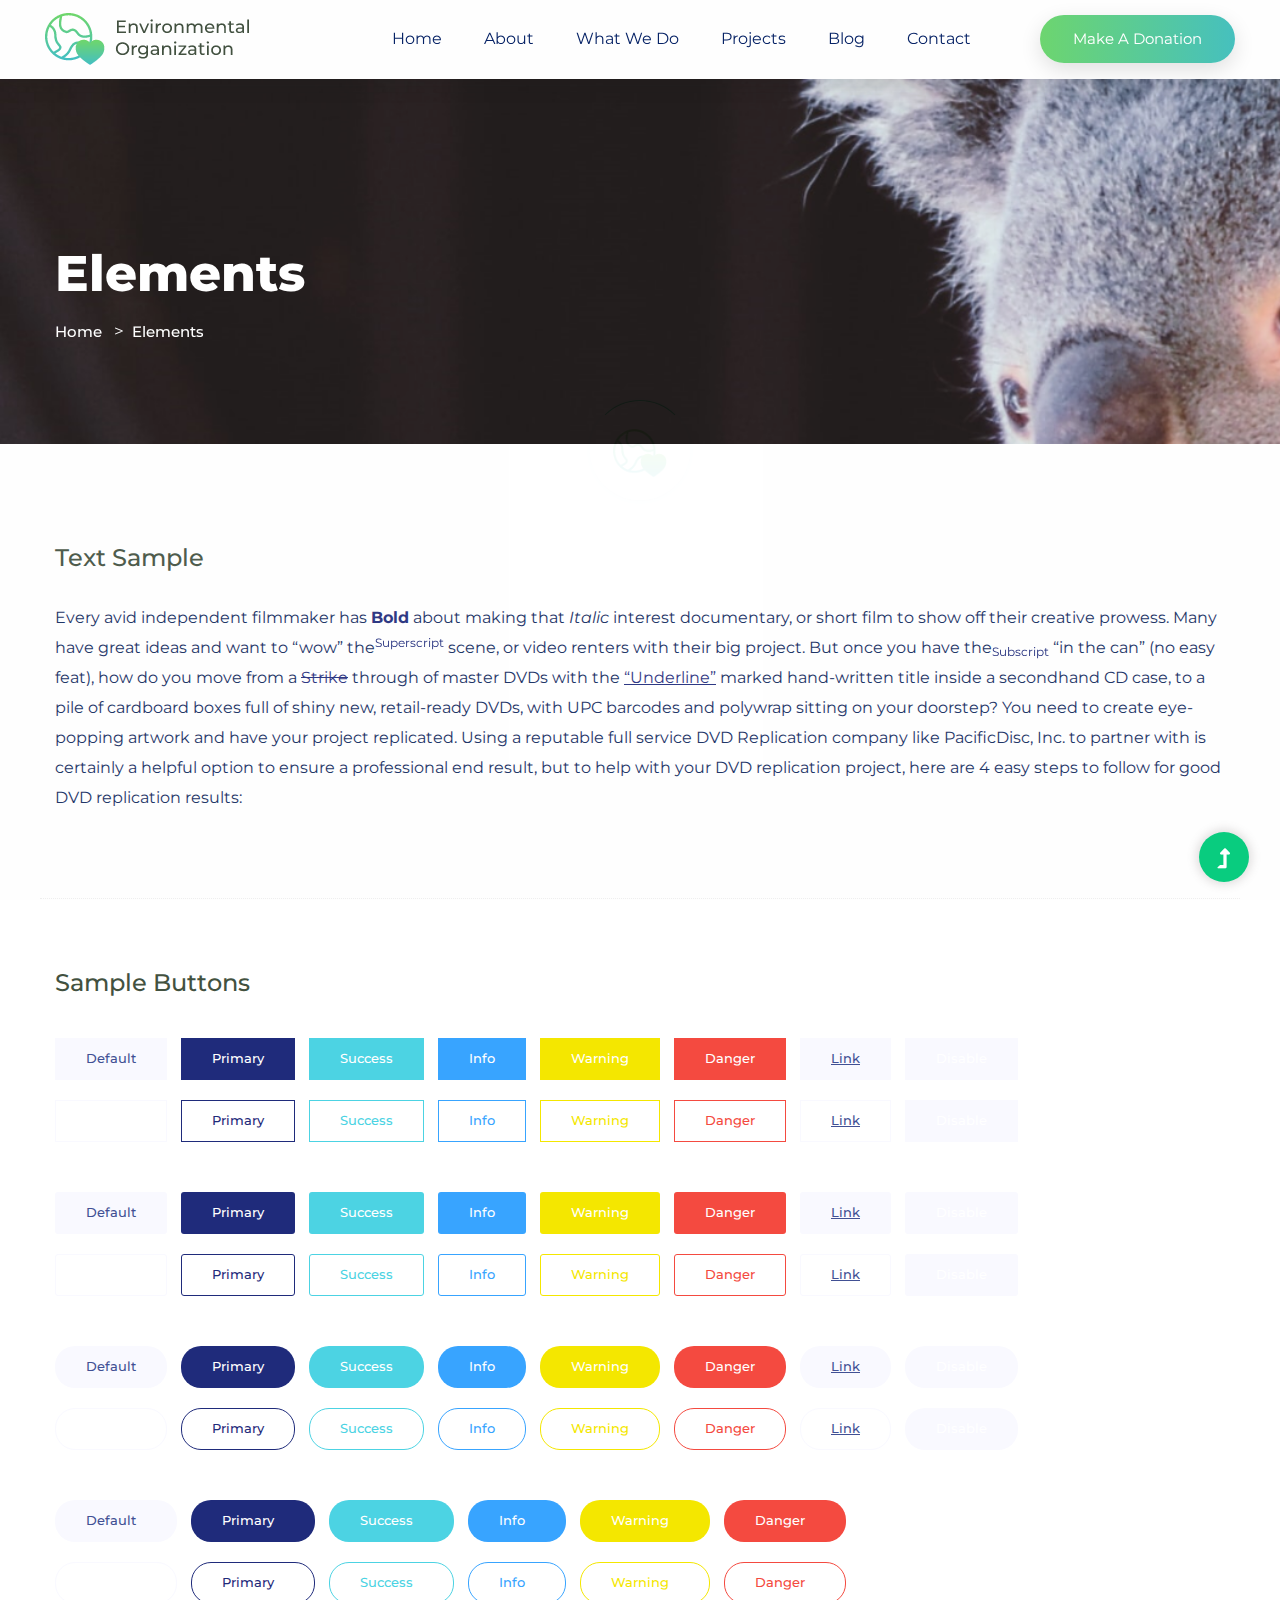
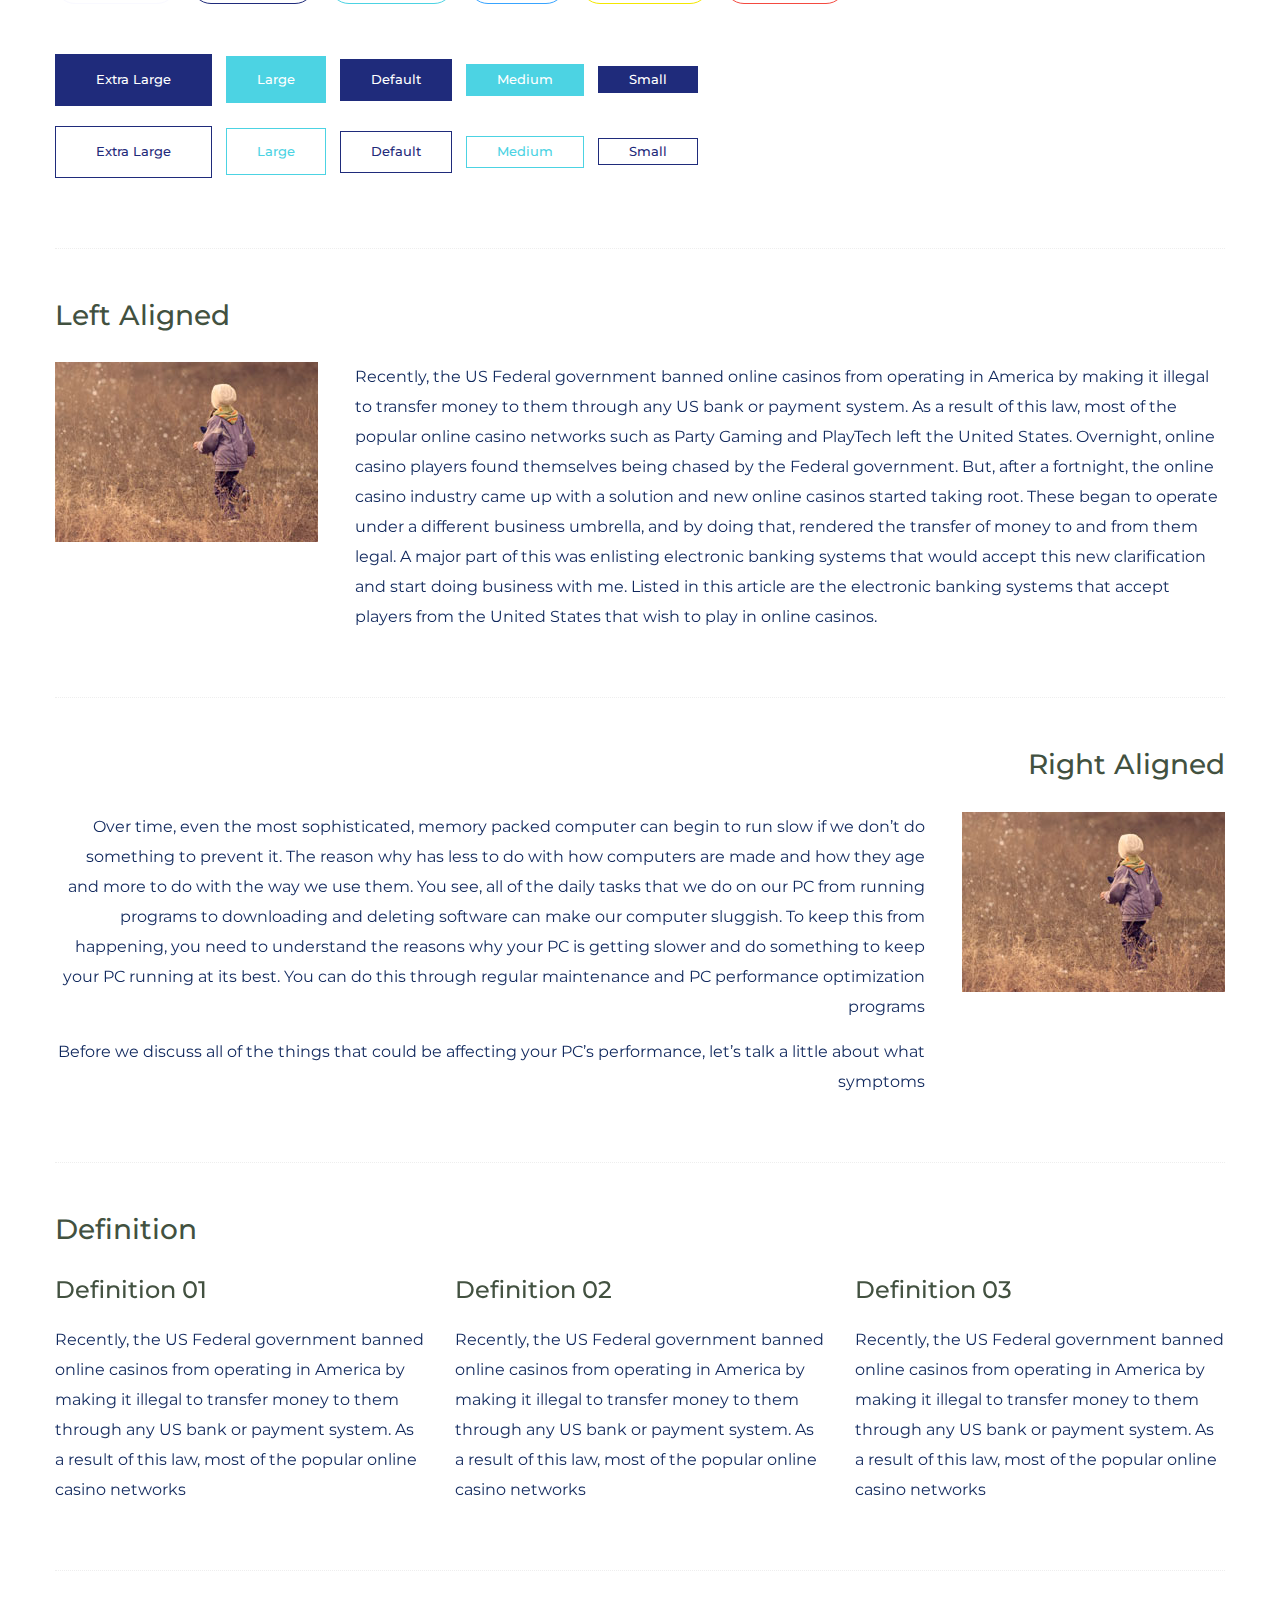
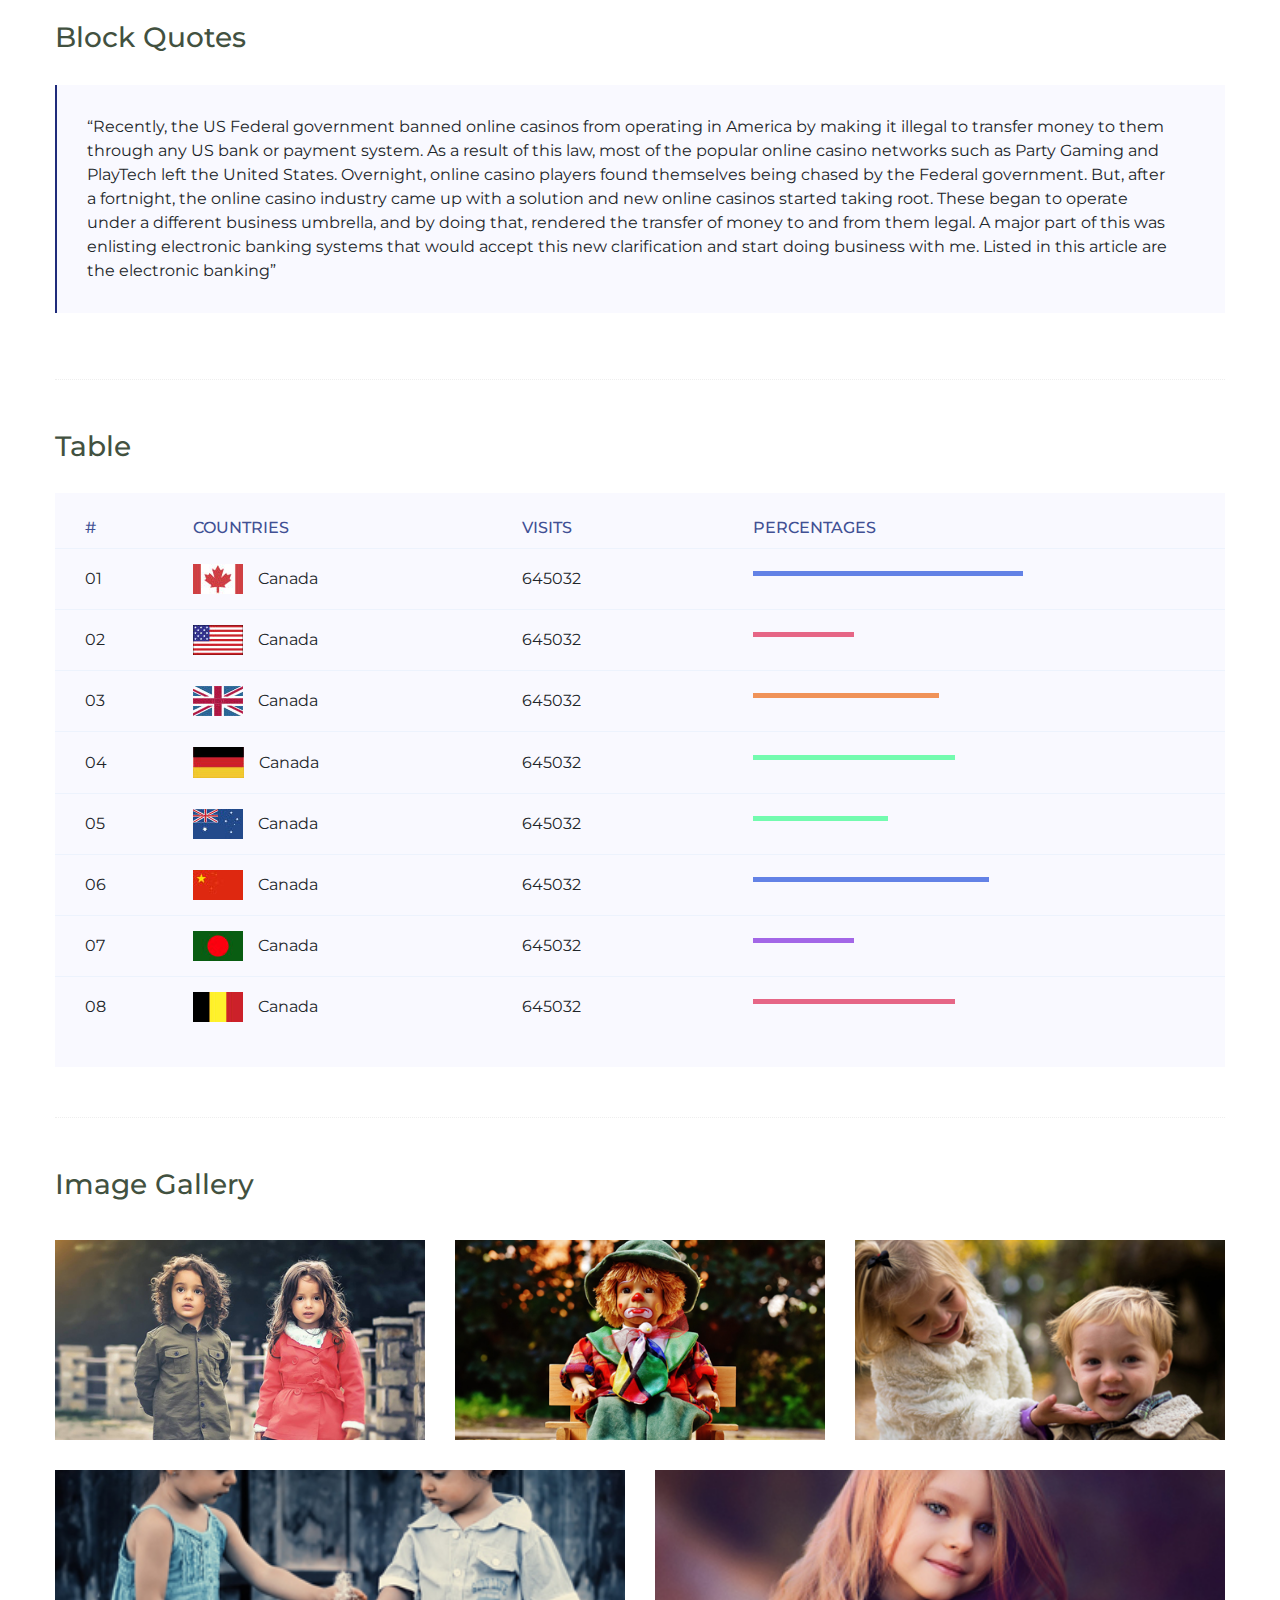
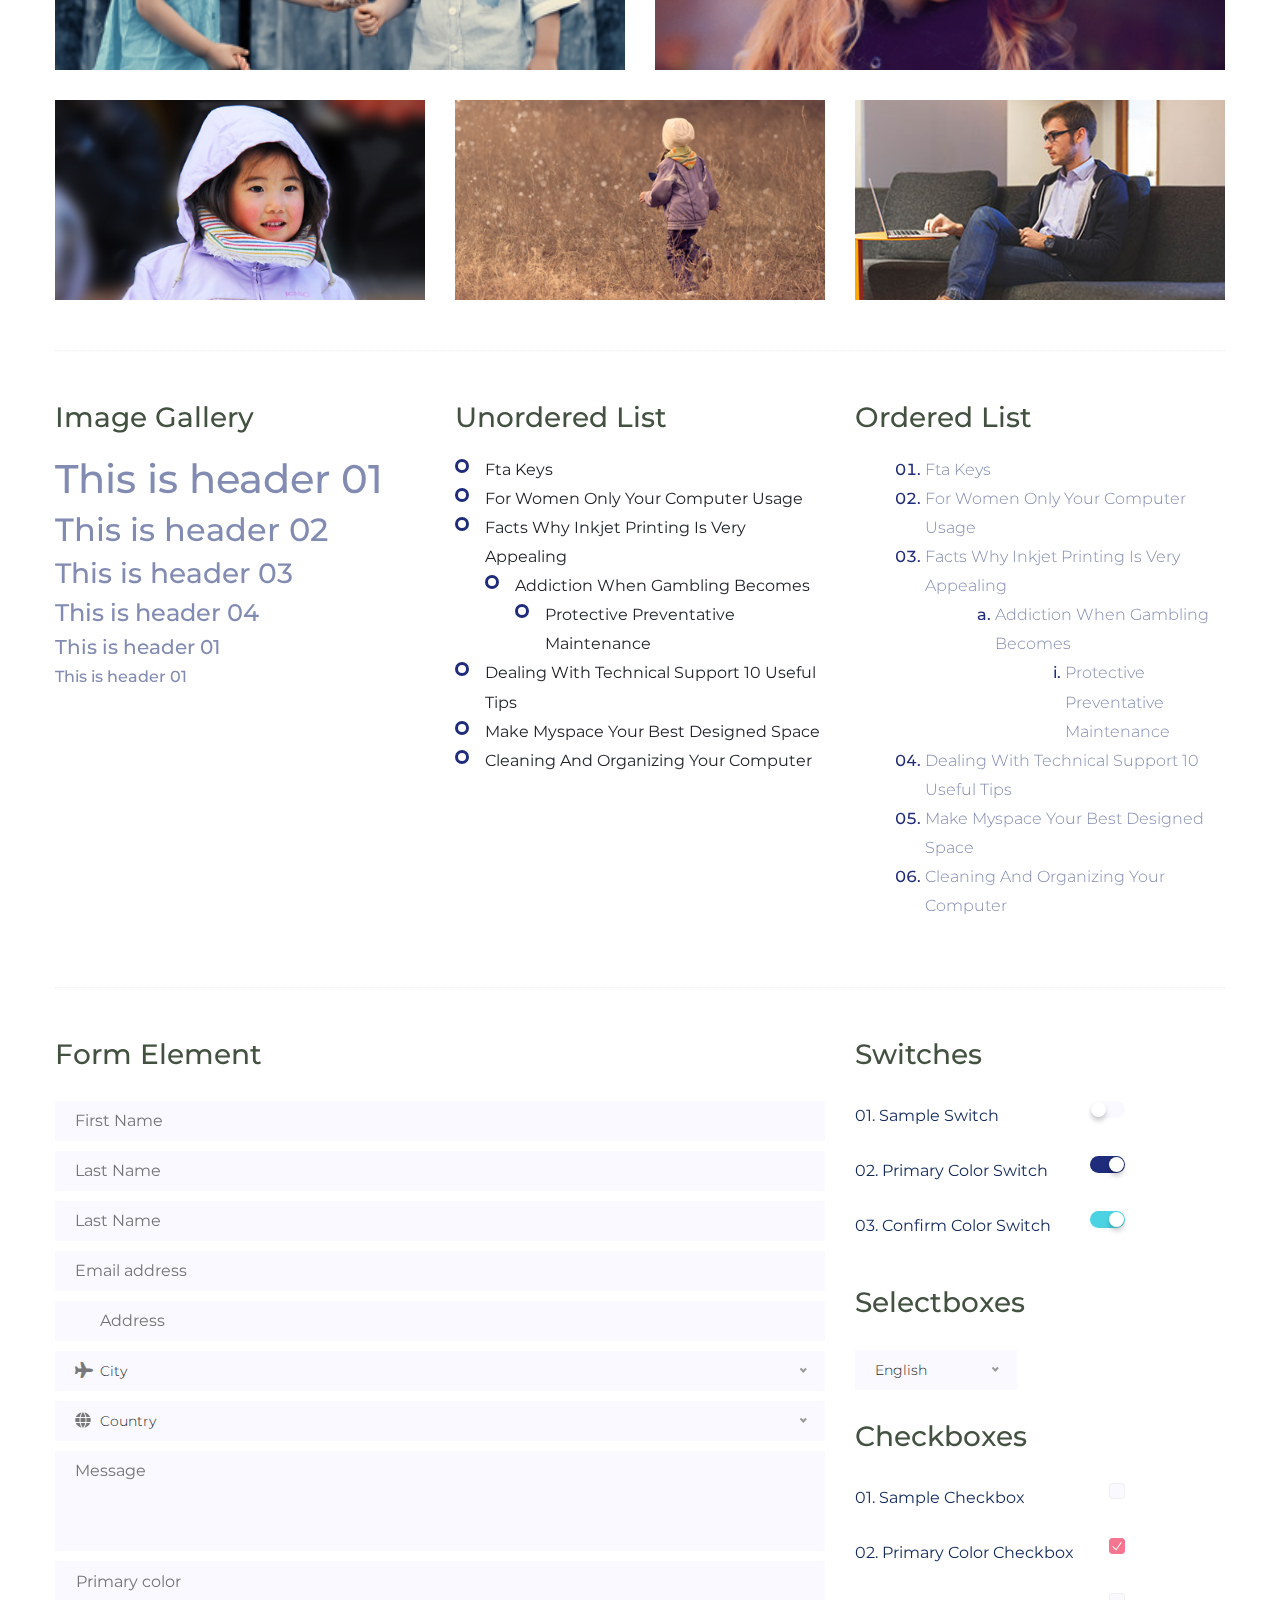
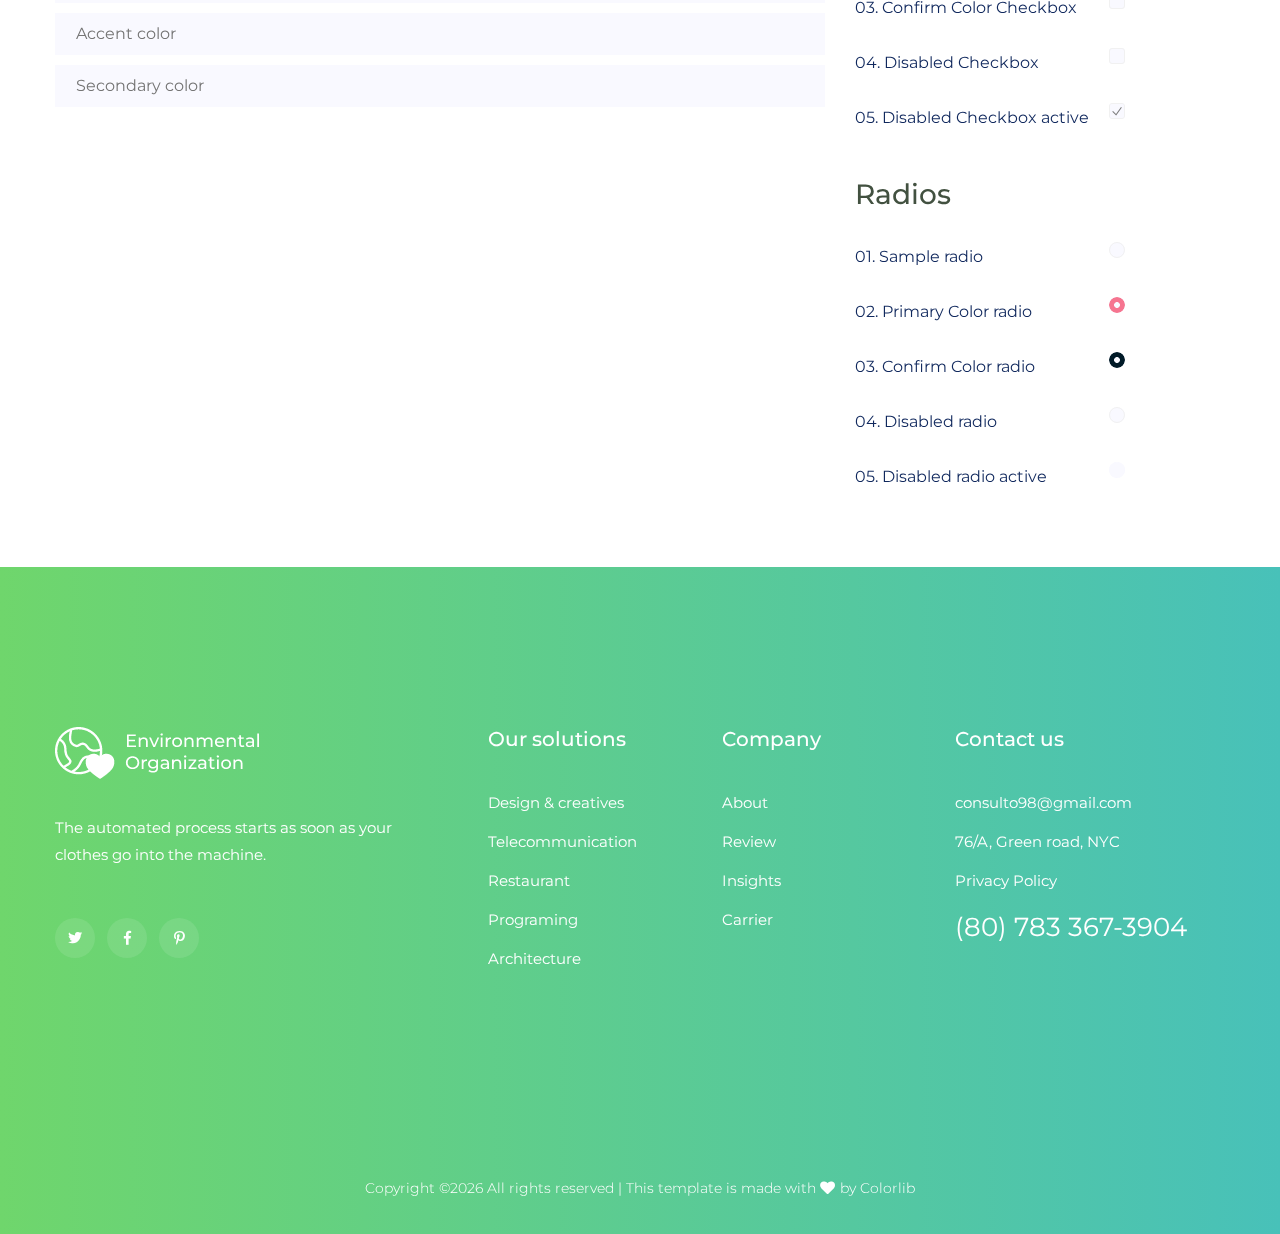
<file: elements.html>
<!doctype html>
<html class="no-js" lang="zxx">
<head>
	<meta charset="utf-8">
	<meta http-equiv="x-ua-compatible" content="ie=edge">
	<title>Environmental</title>
	<meta name="description" content="">
	<meta name="viewport" content="width=device-width, initial-scale=1">
	<link rel="shortcut icon" type="image/x-icon" href="assets/img/favicon.ico">

	<!-- CSS here -->
	<link rel="stylesheet" href="assets/css/bootstrap.min.css">
	<link rel="stylesheet" href="assets/css/owl.carousel.min.css">
	<link rel="stylesheet" href="assets/css/slicknav.css">
	<link rel="stylesheet" href="assets/css/animate.min.css">
	<link rel="stylesheet" href="assets/css/hamburgers.min.css">
	<link rel="stylesheet" href="assets/css/magnific-popup.css">
	<link rel="stylesheet" href="assets/css/fontawesome-all.min.css">
	<link rel="stylesheet" href="assets/css/themify-icons.css">
	<link rel="stylesheet" href="assets/css/slick.css">
	<link rel="stylesheet" href="assets/css/nice-select.css">
	<link rel="stylesheet" href="assets/css/style.css">
</head>
<body>
	<!--? Preloader Start -->
	<div id="preloader-active">
		<div class="preloader d-flex align-items-center justify-content-center">
			<div class="preloader-inner position-relative">
				<div class="preloader-circle"></div>
				<div class="preloader-img pere-text">
					<img src="assets/img/logo/loder.png" alt="">
				</div>
			</div>
		</div>
	</div>
	<!-- Preloader Start -->
	<header>
		<!-- Header Start -->
		<div class="header-area">
			<div class="main-header ">
				<div class="header-bottom  header-sticky">
					<div class="container-fluid">
						<div class="row align-items-center">
							<!-- Logo -->
							<div class="col-xl-2 col-lg-2">
								<div class="logo">
									<a href="index.html"><img src="assets/img/logo/logo.png" alt=""></a>
								</div>
							</div>
							<div class="col-xl-10 col-lg-10">
								<div class="menu-wrapper  d-flex align-items-center justify-content-end">
									<!-- Main-menu -->
									<div class="main-menu d-none d-lg-block">
										<nav>
											<ul id="navigation">                                                                                          
												<li><a href="index.html">Home</a></li>
												<li><a href="about.html">About</a></li>
												<li><a href="what-do.html">What we Do</a></li>
												<li><a href="projects.html">Projects</a></li>
												<li><a href="blog.html">Blog</a>
													<ul class="submenu">
														<li><a href="blog.html">Blog</a></li>
														<li><a href="blog_details.html">Blog Details</a></li>
														<li><a href="elements.html">Element</a></li>
													</ul>
												</li>
												<li><a href="contact.html">Contact</a></li>
											</ul>
										</nav>
									</div>
									<!-- Header-btn -->
									<div class="header-right-btn d-none d-lg-block ml-20">
										<a href="contact.html" class="btn header-btn">Make a Donation</a>
									</div>
								</div>
							</div> 
							<!-- Mobile Menu -->
							<div class="col-12">
								<div class="mobile_menu d-block d-lg-none"></div>
							</div>
						</div>
					</div>
				</div>
			</div>
		</div>
		<!-- Header End -->
	</header>
	<main>
		<!--? Hero Start -->
		<div class="slider-area2">
			<div class="slider-height2 d-flex align-items-center">
				<div class="container">
					<div class="row">
						<div class="col-xl-12">
							<div class="hero-cap hero-cap2 pt-70">
								<h2>Elements</h2>
								<nav aria-label="breadcrumb">
									<ol class="breadcrumb">
										<li class="breadcrumb-item"><a href="index.html">Home</a></li>
										<li class="breadcrumb-item"><a href="#">Elements</a></li> 
									</ol>
								</nav>
							</div>
						</div>
					</div>
				</div>
			</div>
		</div>
		<!-- Hero End -->
		<!--? Start Sample Area -->
		<section class="sample-text-area">
			<div class="container box_1170">
				<h3 class="text-heading">Text Sample</h3>
				<p class="sample-text">
					Every avid independent filmmaker has <b>Bold</b> about making that <i>Italic</i> interest documentary,
					or short
					film to show off their creative prowess. Many have great ideas and want to “wow”
					the<sup>Superscript</sup> scene,
					or video renters with their big project. But once you have the<sub>Subscript</sub> “in the can” (no easy
					feat), how
					do you move from a <del>Strike</del> through of master DVDs with the <u>“Underline”</u> marked
					hand-written title
					inside a secondhand CD case, to a pile of cardboard boxes full of shiny new, retail-ready DVDs, with UPC
					barcodes
					and polywrap sitting on your doorstep? You need to create eye-popping artwork and have your project
					replicated.
					Using a reputable full service DVD Replication company like PacificDisc, Inc. to partner with is
					certainly a
					helpful option to ensure a professional end result, but to help with your DVD replication project, here
					are 4 easy
					steps to follow for good DVD replication results:
					
				</p>
			</div>
		</section>
		<!-- End Sample Area -->
		<!--? Start Button -->
		<section class="button-area">
			<div class="container box_1170 border-top-generic">
				<h3 class="text-heading">Sample Buttons</h3>
				<div class="button-group-area">
					<a href="#" class="genric-btn default">Default</a>
					<a href="#" class="genric-btn primary">Primary</a>
					<a href="#" class="genric-btn success">Success</a>
					<a href="#" class="genric-btn info">Info</a>
					<a href="#" class="genric-btn warning">Warning</a>
					<a href="#" class="genric-btn danger">Danger</a>
					<a href="#" class="genric-btn link">Link</a>
					<a href="#" class="genric-btn disable">Disable</a>
				</div>
				<div class="button-group-area mt-10">
					<a href="#" class="genric-btn default-border">Default</a>
					<a href="#" class="genric-btn primary-border">Primary</a>
					<a href="#" class="genric-btn success-border">Success</a>
					<a href="#" class="genric-btn info-border">Info</a>
					<a href="#" class="genric-btn warning-border">Warning</a>
					<a href="#" class="genric-btn danger-border">Danger</a>
					<a href="#" class="genric-btn link-border">Link</a>
					<a href="#" class="genric-btn disable">Disable</a>
				</div>
				<div class="button-group-area mt-40">
					<a href="#" class="genric-btn default radius">Default</a>
					<a href="#" class="genric-btn primary radius">Primary</a>
					<a href="#" class="genric-btn success radius">Success</a>
					<a href="#" class="genric-btn info radius">Info</a>
					<a href="#" class="genric-btn warning radius">Warning</a>
					<a href="#" class="genric-btn danger radius">Danger</a>
					<a href="#" class="genric-btn link radius">Link</a>
					<a href="#" class="genric-btn disable radius">Disable</a>
				</div>
				<div class="button-group-area mt-10">
					<a href="#" class="genric-btn default-border radius">Default</a>
					<a href="#" class="genric-btn primary-border radius">Primary</a>
					<a href="#" class="genric-btn success-border radius">Success</a>
					<a href="#" class="genric-btn info-border radius">Info</a>
					<a href="#" class="genric-btn warning-border radius">Warning</a>
					<a href="#" class="genric-btn danger-border radius">Danger</a>
					<a href="#" class="genric-btn link-border radius">Link</a>
					<a href="#" class="genric-btn disable radius">Disable</a>
				</div>
				<div class="button-group-area mt-40">
					<a href="#" class="genric-btn default circle">Default</a>
					<a href="#" class="genric-btn primary circle">Primary</a>
					<a href="#" class="genric-btn success circle">Success</a>
					<a href="#" class="genric-btn info circle">Info</a>
					<a href="#" class="genric-btn warning circle">Warning</a>
					<a href="#" class="genric-btn danger circle">Danger</a>
					<a href="#" class="genric-btn link circle">Link</a>
					<a href="#" class="genric-btn disable circle">Disable</a>
				</div>
				<div class="button-group-area mt-10">
					<a href="#" class="genric-btn default-border circle">Default</a>
					<a href="#" class="genric-btn primary-border circle">Primary</a>
					<a href="#" class="genric-btn success-border circle">Success</a>
					<a href="#" class="genric-btn info-border circle">Info</a>
					<a href="#" class="genric-btn warning-border circle">Warning</a>
					<a href="#" class="genric-btn danger-border circle">Danger</a>
					<a href="#" class="genric-btn link-border circle">Link</a>
					<a href="#" class="genric-btn disable circle">Disable</a>
				</div>
				<div class="button-group-area mt-40">
					<a href="#" class="genric-btn default circle arrow">Default<span class="lnr lnr-arrow-right"></span></a>
					<a href="#" class="genric-btn primary circle arrow">Primary<span class="lnr lnr-arrow-right"></span></a>
					<a href="#" class="genric-btn success circle arrow">Success<span class="lnr lnr-arrow-right"></span></a>
					<a href="#" class="genric-btn info circle arrow">Info<span class="lnr lnr-arrow-right"></span></a>
					<a href="#" class="genric-btn warning circle arrow">Warning<span class="lnr lnr-arrow-right"></span></a>
					<a href="#" class="genric-btn danger circle arrow">Danger<span class="lnr lnr-arrow-right"></span></a>
				</div>
				<div class="button-group-area mt-10">
					<a href="#" class="genric-btn default-border circle arrow">Default<span
						class="lnr lnr-arrow-right"></span></a>
						<a href="#" class="genric-btn primary-border circle arrow">Primary<span
							class="lnr lnr-arrow-right"></span></a>
							<a href="#" class="genric-btn success-border circle arrow">Success<span
								class="lnr lnr-arrow-right"></span></a>
								<a href="#" class="genric-btn info-border circle arrow">Info<span
									class="lnr lnr-arrow-right"></span></a>
									<a href="#" class="genric-btn warning-border circle arrow">Warning<span
										class="lnr lnr-arrow-right"></span></a>
										<a href="#" class="genric-btn danger-border circle arrow">Danger<span
											class="lnr lnr-arrow-right"></span></a>
										</div>
										<div class="button-group-area mt-40">
											<a href="#" class="genric-btn primary e-large">Extra Large</a>
											<a href="#" class="genric-btn success large">Large</a>
											<a href="#" class="genric-btn primary">Default</a>
											<a href="#" class="genric-btn success medium">Medium</a>
											<a href="#" class="genric-btn primary small">Small</a>
										</div>
										<div class="button-group-area mt-10">
											<a href="#" class="genric-btn primary-border e-large">Extra Large</a>
											<a href="#" class="genric-btn success-border large">Large</a>
											<a href="#" class="genric-btn primary-border">Default</a>
											<a href="#" class="genric-btn success-border medium">Medium</a>
											<a href="#" class="genric-btn primary-border small">Small</a>
										</div>
									</div>
								</section>
								<!-- End Button -->
								<!--? Start Align Area -->
								<div class="whole-wrap">
									<div class="container box_1170">
										<div class="section-top-border">
											<h3 class="mb-30">Left Aligned</h3>
											<div class="row">
												<div class="col-md-3">
													<img src="assets/img/elements/d.jpg" alt="" class="img-fluid">
												</div>
												<div class="col-md-9 mt-sm-20">
													<p>Recently, the US Federal government banned online casinos from operating in America by making
														it illegal to
														transfer money to them through any US bank or payment system. As a result of this law, most
														of the popular
														online casino networks such as Party Gaming and PlayTech left the United States. Overnight,
														online casino
														players found themselves being chased by the Federal government. But, after a fortnight, the
														online casino
														industry came up with a solution and new online casinos started taking root. These began to
														operate under a
														different business umbrella, and by doing that, rendered the transfer of money to and from
														them legal. A major
														part of this was enlisting electronic banking systems that would accept this new
														clarification and start doing
														business with me. Listed in this article are the electronic banking systems that accept
														players from the United
													States that wish to play in online casinos.</p>
												</div>
											</div>
										</div>
										<div class="section-top-border text-right">
											<h3 class="mb-30">Right Aligned</h3>
											<div class="row">
												<div class="col-md-9">
													<p class="text-right">Over time, even the most sophisticated, memory packed computer can begin
														to run slow if we
														don’t do something to prevent it. The reason why has less to do with how computers are made
														and how they age and
														more to do with the way we use them. You see, all of the daily tasks that we do on our PC
														from running programs
														to downloading and deleting software can make our computer sluggish. To keep this from
														happening, you need to
														understand the reasons why your PC is getting slower and do something to keep your PC
														running at its best. You
													can do this through regular maintenance and PC performance optimization programs</p>
													<p class="text-right">Before we discuss all of the things that could be affecting your PC’s
														performance, let’s
													talk a little about what symptoms</p>
												</div>
												<div class="col-md-3">
													<img src="assets/img/elements/d.jpg" alt="" class="img-fluid">
												</div>
											</div>
										</div>
										<div class="section-top-border">
											<h3 class="mb-30">Definition</h3>
											<div class="row">
												<div class="col-md-4">
													<div class="single-defination">
														<h4 class="mb-20">Definition 01</h4>
														<p>Recently, the US Federal government banned online casinos from operating in America by
															making it illegal to
															transfer money to them through any US bank or payment system. As a result of this law,
															most of the popular
														online casino networks</p>
													</div>
												</div>
												<div class="col-md-4">
													<div class="single-defination">
														<h4 class="mb-20">Definition 02</h4>
														<p>Recently, the US Federal government banned online casinos from operating in America by
															making it illegal to
															transfer money to them through any US bank or payment system. As a result of this law,
															most of the popular
														online casino networks</p>
													</div>
												</div>
												<div class="col-md-4">
													<div class="single-defination">
														<h4 class="mb-20">Definition 03</h4>
														<p>Recently, the US Federal government banned online casinos from operating in America by
															making it illegal to
															transfer money to them through any US bank or payment system. As a result of this law,
															most of the popular
														online casino networks</p>
													</div>
												</div>
											</div>
										</div>
										<div class="section-top-border">
											<h3 class="mb-30">Block Quotes</h3>
											<div class="row">
												<div class="col-lg-12">
													<blockquote class="generic-blockquote">
														“Recently, the US Federal government banned online casinos from operating in America by
														making it illegal to
														transfer money to them through any US bank or payment system. As a result of this law, most
														of the popular
														online casino networks such as Party Gaming and PlayTech left the United States. Overnight,
														online casino
														players found themselves being chased by the Federal government. But, after a fortnight, the
														online casino
														industry came up with a solution and new online casinos started taking root. These began to
														operate under a
														different business umbrella, and by doing that, rendered the transfer of money to and from
														them legal. A major
														part of this was enlisting electronic banking systems that would accept this new
														clarification and start doing
														business with me. Listed in this article are the electronic banking”
													</blockquote>
												</div>
											</div>
										</div>
										<div class="section-top-border">
											<h3 class="mb-30">Table</h3>
											<div class="progress-table-wrap">
												<div class="progress-table">
													<div class="table-head">
														<div class="serial">#</div>
														<div class="country">Countries</div>
														<div class="visit">Visits</div>
														<div class="percentage">Percentages</div>
													</div>
													<div class="table-row">
														<div class="serial">01</div>
														<div class="country"> <img src="assets/img/elements/f1.jpg" alt="flag">Canada</div>
														<div class="visit">645032</div>
														<div class="percentage">
															<div class="progress">
																<div class="progress-bar color-1" role="progressbar" style="width: 80%"
																aria-valuenow="80" aria-valuemin="0" aria-valuemax="100"></div>
															</div>
														</div>
													</div>
													<div class="table-row">
														<div class="serial">02</div>
														<div class="country"> <img src="assets/img/elements/f2.jpg" alt="flag">Canada</div>
														<div class="visit">645032</div>
														<div class="percentage">
															<div class="progress">
																<div class="progress-bar color-2" role="progressbar" style="width: 30%"
																aria-valuenow="30" aria-valuemin="0" aria-valuemax="100"></div>
															</div>
														</div>
													</div>
													<div class="table-row">
														<div class="serial">03</div>
														<div class="country"> <img src="assets/img/elements/f3.jpg" alt="flag">Canada</div>
														<div class="visit">645032</div>
														<div class="percentage">
															<div class="progress">
																<div class="progress-bar color-3" role="progressbar" style="width: 55%"
																aria-valuenow="55" aria-valuemin="0" aria-valuemax="100"></div>
															</div>
														</div>
													</div>
													<div class="table-row">
														<div class="serial">04</div>
														<div class="country"> <img src="assets/img/elements/f4.jpg" alt="flag">Canada</div>
														<div class="visit">645032</div>
														<div class="percentage">
															<div class="progress">
																<div class="progress-bar color-4" role="progressbar" style="width: 60%"
																aria-valuenow="60" aria-valuemin="0" aria-valuemax="100"></div>
															</div>
														</div>
													</div>
													<div class="table-row">
														<div class="serial">05</div>
														<div class="country"> <img src="assets/img/elements/f5.jpg" alt="flag">Canada</div>
														<div class="visit">645032</div>
														<div class="percentage">
															<div class="progress">
																<div class="progress-bar color-5" role="progressbar" style="width: 40%"
																aria-valuenow="40" aria-valuemin="0" aria-valuemax="100"></div>
															</div>
														</div>
													</div>
													<div class="table-row">
														<div class="serial">06</div>
														<div class="country"> <img src="assets/img/elements/f6.jpg" alt="flag">Canada</div>
														<div class="visit">645032</div>
														<div class="percentage">
															<div class="progress">
																<div class="progress-bar color-6" role="progressbar" style="width: 70%"
																aria-valuenow="70" aria-valuemin="0" aria-valuemax="100"></div>
															</div>
														</div>
													</div>
													<div class="table-row">
														<div class="serial">07</div>
														<div class="country"> <img src="assets/img/elements/f7.jpg" alt="flag">Canada</div>
														<div class="visit">645032</div>
														<div class="percentage">
															<div class="progress">
																<div class="progress-bar color-7" role="progressbar" style="width: 30%"
																aria-valuenow="30" aria-valuemin="0" aria-valuemax="100"></div>
															</div>
														</div>
													</div>
													<div class="table-row">
														<div class="serial">08</div>
														<div class="country"> <img src="assets/img/elements/f8.jpg" alt="flag">Canada</div>
														<div class="visit">645032</div>
														<div class="percentage">
															<div class="progress">
																<div class="progress-bar color-8" role="progressbar" style="width: 60%"
																aria-valuenow="60" aria-valuemin="0" aria-valuemax="100"></div>
															</div>
														</div>
													</div>
												</div>
											</div>
										</div>
										<div class="section-top-border">
											<h3>Image Gallery</h3>
											<div class="row gallery-item">
												<div class="col-md-4">
													<a href="assets/img/elements/g1.jpg" class="img-pop-up">
														<div class="single-gallery-image" style="background: url(assets/img/elements/g1.jpg);"></div>
													</a>
												</div>
												<div class="col-md-4">
													<a href="assets/img/elements/g2.jpg" class="img-pop-up">
														<div class="single-gallery-image" style="background: url(assets/img/elements/g2.jpg);"></div>
													</a>
												</div>
												<div class="col-md-4">
													<a href="assets/img/elements/g3.jpg" class="img-pop-up">
														<div class="single-gallery-image" style="background: url(assets/img/elements/g3.jpg);"></div>
													</a>
												</div>
												<div class="col-md-6">
													<a href="assets/img/elements/g4.jpg" class="img-pop-up">
														<div class="single-gallery-image" style="background: url(assets/img/elements/g4.jpg);"></div>
													</a>
												</div>
												<div class="col-md-6">
													<a href="assets/img/elements/g5.jpg" class="img-pop-up">
														<div class="single-gallery-image" style="background: url(assets/img/elements/g5.jpg);"></div>
													</a>
												</div>
												<div class="col-md-4">
													<a href="assets/img/elements/g6.jpg" class="img-pop-up">
														<div class="single-gallery-image" style="background: url(assets/img/elements/g6.jpg);"></div>
													</a>
												</div>
												<div class="col-md-4">
													<a href="assets/img/elements/g7.jpg" class="img-pop-up">
														<div class="single-gallery-image" style="background: url(assets/img/elements/g7.jpg);"></div>
													</a>
												</div>
												<div class="col-md-4">
													<a href="assets/img/elements/g8.jpg" class="img-pop-up">
														<div class="single-gallery-image" style="background: url(assets/img/elements/g8.jpg);"></div>
													</a>
												</div>
											</div>
										</div>
										<div class="section-top-border">
											<div class="row">
												<div class="col-md-4">
													<h3 class="mb-20">Image Gallery</h3>
													<div class="typography">
														<h1>This is header 01</h1>
														<h2>This is header 02</h2>
														<h3>This is header 03</h3>
														<h4>This is header 04</h4>
														<h5>This is header 01</h5>
														<h6>This is header 01</h6>
													</div>
												</div>
												<div class="col-md-4 mt-sm-30">
													<h3 class="mb-20">Unordered List</h3>
													<div class="">
														<ul class="unordered-list">
															<li>Fta Keys</li>
															<li>For Women Only Your Computer Usage</li>
															<li>Facts Why Inkjet Printing Is Very Appealing
																<ul>
																	<li>Addiction When Gambling Becomes
																		<ul>
																			<li>Protective Preventative Maintenance</li>
																		</ul>
																	</li>
																</ul>
															</li>
															<li>Dealing With Technical Support 10 Useful Tips</li>
															<li>Make Myspace Your Best Designed Space</li>
															<li>Cleaning And Organizing Your Computer</li>
														</ul>
													</div>
												</div>
												<div class="col-md-4 mt-sm-30">
													<h3 class="mb-20">Ordered List</h3>
													<div class="">
														<ol class="ordered-list">
															<li><span>Fta Keys</span></li>
															<li><span>For Women Only Your Computer Usage</span></li>
															<li><span>Facts Why Inkjet Printing Is Very Appealing</span>
																<ol class="ordered-list-alpha">
																	<li><span>Addiction When Gambling Becomes</span>
																		<ol class="ordered-list-roman">
																			<li><span>Protective Preventative Maintenance</span></li>
																		</ol>
																	</li>
																</ol>
															</li>
															<li><span>Dealing With Technical Support 10 Useful Tips</span></li>
															<li><span>Make Myspace Your Best Designed Space</span></li>
															<li><span>Cleaning And Organizing Your Computer</span></li>
														</ol>
													</div>
												</div>
											</div>
										</div>
										<div class="section-top-border">
											<div class="row">
												<div class="col-lg-8 col-md-8">
													<h3 class="mb-30">Form Element</h3>
													<form action="#">
														<div class="mt-10">
															<input type="text" name="first_name" placeholder="First Name"
															onfocus="this.placeholder = ''" onblur="this.placeholder = 'First Name'" required
															class="single-input">
														</div>
														<div class="mt-10">
															<input type="text" name="last_name" placeholder="Last Name"
															onfocus="this.placeholder = ''" onblur="this.placeholder = 'Last Name'" required
															class="single-input">
														</div>
														<div class="mt-10">
															<input type="text" name="last_name" placeholder="Last Name"
															onfocus="this.placeholder = ''" onblur="this.placeholder = 'Last Name'" required
															class="single-input">
														</div>
														<div class="mt-10">
															<input type="email" name="EMAIL" placeholder="Email address"
															onfocus="this.placeholder = ''" onblur="this.placeholder = 'Email address'" required
															class="single-input">
														</div>
														<div class="input-group-icon mt-10">
															<div class="icon"><i class="fa fa-thumb-tack" aria-hidden="true"></i></div>
															<input type="text" name="address" placeholder="Address" onfocus="this.placeholder = ''"
															onblur="this.placeholder = 'Address'" required class="single-input">
														</div>
														<div class="input-group-icon mt-10">
															<div class="icon"><i class="fa fa-plane" aria-hidden="true"></i></div>
															<div class="form-select" id="default-select"">
																<select>
																	<option value=" 1">City</option>
																	<option value="1">Dhaka</option>
																	<option value="1">Dilli</option>
																	<option value="1">Newyork</option>
																	<option value="1">Islamabad</option>
																</select>
															</div>
														</div>
														<div class="input-group-icon mt-10">
															<div class="icon"><i class="fa fa-globe" aria-hidden="true"></i></div>
															<div class="form-select" id="default-select"">
																<select>
																	<option value=" 1">Country</option>
																	<option value="1">Bangladesh</option>
																	<option value="1">India</option>
																	<option value="1">England</option>
																	<option value="1">Srilanka</option>
																</select>
															</div>
														</div>
														
														<div class="mt-10">
															<textarea class="single-textarea" placeholder="Message" onfocus="this.placeholder = ''"
															onblur="this.placeholder = 'Message'" required></textarea>
														</div>
														<div class="mt-10">
															<input type="text" name="first_name" placeholder="Primary color"
															onfocus="this.placeholder = ''" onblur="this.placeholder = 'Primary color'" required
															class="single-input-primary">
														</div>
														<div class="mt-10">
															<input type="text" name="first_name" placeholder="Accent color"
															onfocus="this.placeholder = ''" onblur="this.placeholder = 'Accent color'" required
															class="single-input-accent">
														</div>
														<div class="mt-10">
															<input type="text" name="first_name" placeholder="Secondary color"
															onfocus="this.placeholder = ''" onblur="this.placeholder = 'Secondary color'"
															required class="single-input-secondary">
														</div>
													</form>
												</div>
												<div class="col-lg-3 col-md-4 mt-sm-30">
													<div class="single-element-widget">
														<h3 class="mb-30">Switches</h3>
														<div class="switch-wrap d-flex justify-content-between">
															<p>01. Sample Switch</p>
															<div class="primary-switch">
																<input type="checkbox" id="default-switch">
																<label for="default-switch"></label>
															</div>
														</div>
														<div class="switch-wrap d-flex justify-content-between">
															<p>02. Primary Color Switch</p>
															<div class="primary-switch">
																<input type="checkbox" id="primary-switch" checked>
																<label for="primary-switch"></label>
															</div>
														</div>
														<div class="switch-wrap d-flex justify-content-between">
															<p>03. Confirm Color Switch</p>
															<div class="confirm-switch">
																<input type="checkbox" id="confirm-switch" checked>
																<label for="confirm-switch"></label>
															</div>
														</div>
													</div>
													<div class="single-element-widget mt-30">
														<h3 class="mb-30">Selectboxes</h3>
														<div class="default-select" id="default-select"">
															<select>
																<option value=" 1">English</option>
																<option value="1">Spanish</option>
																<option value="1">Arabic</option>
																<option value="1">Portuguise</option>
																<option value="1">Bengali</option>
															</select>
														</div>
													</div>
													<div class="single-element-widget mt-30">
														<h3 class="mb-30">Checkboxes</h3>
														<div class="switch-wrap d-flex justify-content-between">
															<p>01. Sample Checkbox</p>
															<div class="primary-checkbox">
																<input type="checkbox" id="default-checkbox">
																<label for="default-checkbox"></label>
															</div>
														</div>
														<div class="switch-wrap d-flex justify-content-between">
															<p>02. Primary Color Checkbox</p>
															<div class="primary-checkbox">
																<input type="checkbox" id="primary-checkbox" checked>
																<label for="primary-checkbox"></label>
															</div>
														</div>
														<div class="switch-wrap d-flex justify-content-between">
															<p>03. Confirm Color Checkbox</p>
															<div class="confirm-checkbox">
																<input type="checkbox" id="confirm-checkbox">
																<label for="confirm-checkbox"></label>
															</div>
														</div>
														<div class="switch-wrap d-flex justify-content-between">
															<p>04. Disabled Checkbox</p>
															<div class="disabled-checkbox">
																<input type="checkbox" id="disabled-checkbox" disabled>
																<label for="disabled-checkbox"></label>
															</div>
														</div>
														<div class="switch-wrap d-flex justify-content-between">
															<p>05. Disabled Checkbox active</p>
															<div class="disabled-checkbox">
																<input type="checkbox" id="disabled-checkbox-active" checked disabled>
																<label for="disabled-checkbox-active"></label>
															</div>
														</div>
													</div>
													<div class="single-element-widget mt-30">
														<h3 class="mb-30">Radios</h3>
														<div class="switch-wrap d-flex justify-content-between">
															<p>01. Sample radio</p>
															<div class="primary-radio">
																<input type="checkbox" id="default-radio">
																<label for="default-radio"></label>
															</div>
														</div>
														<div class="switch-wrap d-flex justify-content-between">
															<p>02. Primary Color radio</p>
															<div class="primary-radio">
																<input type="checkbox" id="primary-radio" checked>
																<label for="primary-radio"></label>
															</div>
														</div>
														<div class="switch-wrap d-flex justify-content-between">
															<p>03. Confirm Color radio</p>
															<div class="confirm-radio">
																<input type="checkbox" id="confirm-radio" checked>
																<label for="confirm-radio"></label>
															</div>
														</div>
														<div class="switch-wrap d-flex justify-content-between">
															<p>04. Disabled radio</p>
															<div class="disabled-radio">
																<input type="checkbox" id="disabled-radio" disabled>
																<label for="disabled-radio"></label>
															</div>
														</div>
														<div class="switch-wrap d-flex justify-content-between">
															<p>05. Disabled radio active</p>
															<div class="disabled-radio">
																<input type="checkbox" id="disabled-radio-active" checked disabled>
																<label for="disabled-radio-active"></label>
															</div>
														</div>
													</div>
												</div>
											</div>
										</div>
									</div>
								</div>
								<!-- End Align Area -->
							</main>
							<footer>
								<div class="footer-wrapper">
									<!-- Footer Start-->
									<div class="footer-area footer-padding">
										<div class="container ">
											<div class="row justify-content-between">
												<div class="col-xl-4 col-lg-3 col-md-8 col-sm-8">
													<div class="single-footer-caption mb-50">
														<div class="single-footer-caption mb-30">
															<!-- logo -->
															<div class="footer-logo mb-35">
																<a href="index.html"><img src="assets/img/logo/logo2_footer.png" alt=""></a>
															</div>
															<div class="footer-tittle">
																<div class="footer-pera">
																	<p>The automated process starts as soon as your clothes go into the machine.</p>
																</div>
															</div>
															<!-- social -->
															<div class="footer-social">
																<a href="#"><i class="fab fa-twitter"></i></a>
																<a href="https://bit.ly/sai4ull"><i class="fab fa-facebook-f"></i></a>
																<a href="#"><i class="fab fa-pinterest-p"></i></a>
															</div>
														</div>
													</div>
												</div>
												<div class="col-xl-2 col-lg-3 col-md-4 col-sm-4">
													<div class="single-footer-caption mb-50">
														<div class="footer-tittle">
															<h4>Our solutions</h4>
															<ul>
																<li><a href="#">Design & creatives</a></li>
																<li><a href="#">Telecommunication</a></li>
																<li><a href="#">Restaurant</a></li>
																<li><a href="#">Programing</a></li>
																<li><a href="#">Architecture</a></li>
															</ul>
														</div>
													</div>
												</div>
												<div class="col-xl-2 col-lg-2 col-md-4 col-sm-4">
													<div class="single-footer-caption mb-50">
														<div class="footer-tittle">
															<h4>Company</h4>
															<ul>
																<li><a href="#">About</a></li>
																<li><a href="#">Review</a></li>
																<li><a href="#">Insights</a></li>
																<li><a href="#">Carrier</a></li>
															</ul>
														</div>
													</div>
												</div>
												<div class="col-xl-3 col-lg-4 col-md-6 col-sm-4">
													<div class="single-footer-caption mb-50">
														<div class="footer-tittle">
															<h4>Contact us</h4>
															<ul>
																<li><a href="#">consulto98@gmail.com</a></li>
																<li><a href="#">76/A, Green road, NYC</a></li>
																<li><a href="#">Privacy Policy</a></li>
																<li class="number"><a href="#">(80) 783 367-3904</a></li>
															</ul>
														</div>
													</div>
												</div>
											</div>
										</div>
									</div>
									<!-- footer-bottom area -->
									<div class="footer-bottom-area">
										<div class="container">
											<div class="footer-border">
												<div class="row d-flex align-items-center">
													<div class="col-xl-12 ">
														<div class="footer-copy-right text-center">
															<p><!-- Link back to Colorlib can't be removed. Template is licensed under CC BY 3.0. -->
																Copyright &copy;<script>document.write(new Date().getFullYear());</script> All rights reserved | This template is made with <i class="fa fa-heart" aria-hidden="true"></i> by <a href="https://colorlib.com" target="_blank">Colorlib</a>
																<!-- Link back to Colorlib can't be removed. Template is licensed under CC BY 3.0. --></p>
															</div>
														</div>
													</div>
												</div>
											</div>
										</div>
										<!-- Footer End-->
									</div>
								</footer>
								<!-- Scroll Up -->
								<div id="back-top" >
									<a title="Go to Top" href="#"> <i class="fas fa-level-up-alt"></i></a>
								</div>
								<!-- JS here -->

								<script src="./assets/js/vendor/modernizr-3.5.0.min.js"></script>
								<!-- Jquery, Popper, Bootstrap -->
								<script src="./assets/js/vendor/jquery-1.12.4.min.js"></script>
								<script src="./assets/js/popper.min.js"></script>
								<script src="./assets/js/bootstrap.min.js"></script>
								<!-- Jquery Mobile Menu -->
								<script src="./assets/js/jquery.slicknav.min.js"></script>

								<!-- Jquery Slick , Owl-Carousel Plugins -->
								<script src="./assets/js/owl.carousel.min.js"></script>
								<script src="./assets/js/slick.min.js"></script>
								<!-- One Page, Animated-HeadLin -->
								<script src="./assets/js/wow.min.js"></script>
								<script src="./assets/js/animated.headline.js"></script>
								<script src="./assets/js/jquery.magnific-popup.js"></script>

								<!-- Date Picker -->
								<script src="./assets/js/gijgo.min.js"></script>
								<!-- Nice-select, sticky -->
								<script src="./assets/js/jquery.nice-select.min.js"></script>
								<script src="./assets/js/jquery.sticky.js"></script>
								
								<!-- counter , waypoint,Hover Direction -->
								<script src="./assets/js/jquery.counterup.min.js"></script>
								<script src="./assets/js/waypoints.min.js"></script>
								<script src="./assets/js/jquery.countdown.min.js"></script>
								<script src="./assets/js/hover-direction-snake.min.js"></script>

								<!-- contact js -->
								<script src="./assets/js/contact.js"></script>
								<script src="./assets/js/jquery.form.js"></script>
								<script src="./assets/js/jquery.validate.min.js"></script>
								<script src="./assets/js/mail-script.js"></script>
								<script src="./assets/js/jquery.ajaxchimp.min.js"></script>
								
								<!-- Jquery Plugins, main Jquery -->	
								<script src="./assets/js/plugins.js"></script>
								<script src="./assets/js/main.js"></script>
								
							</body>
							</html>
</file>
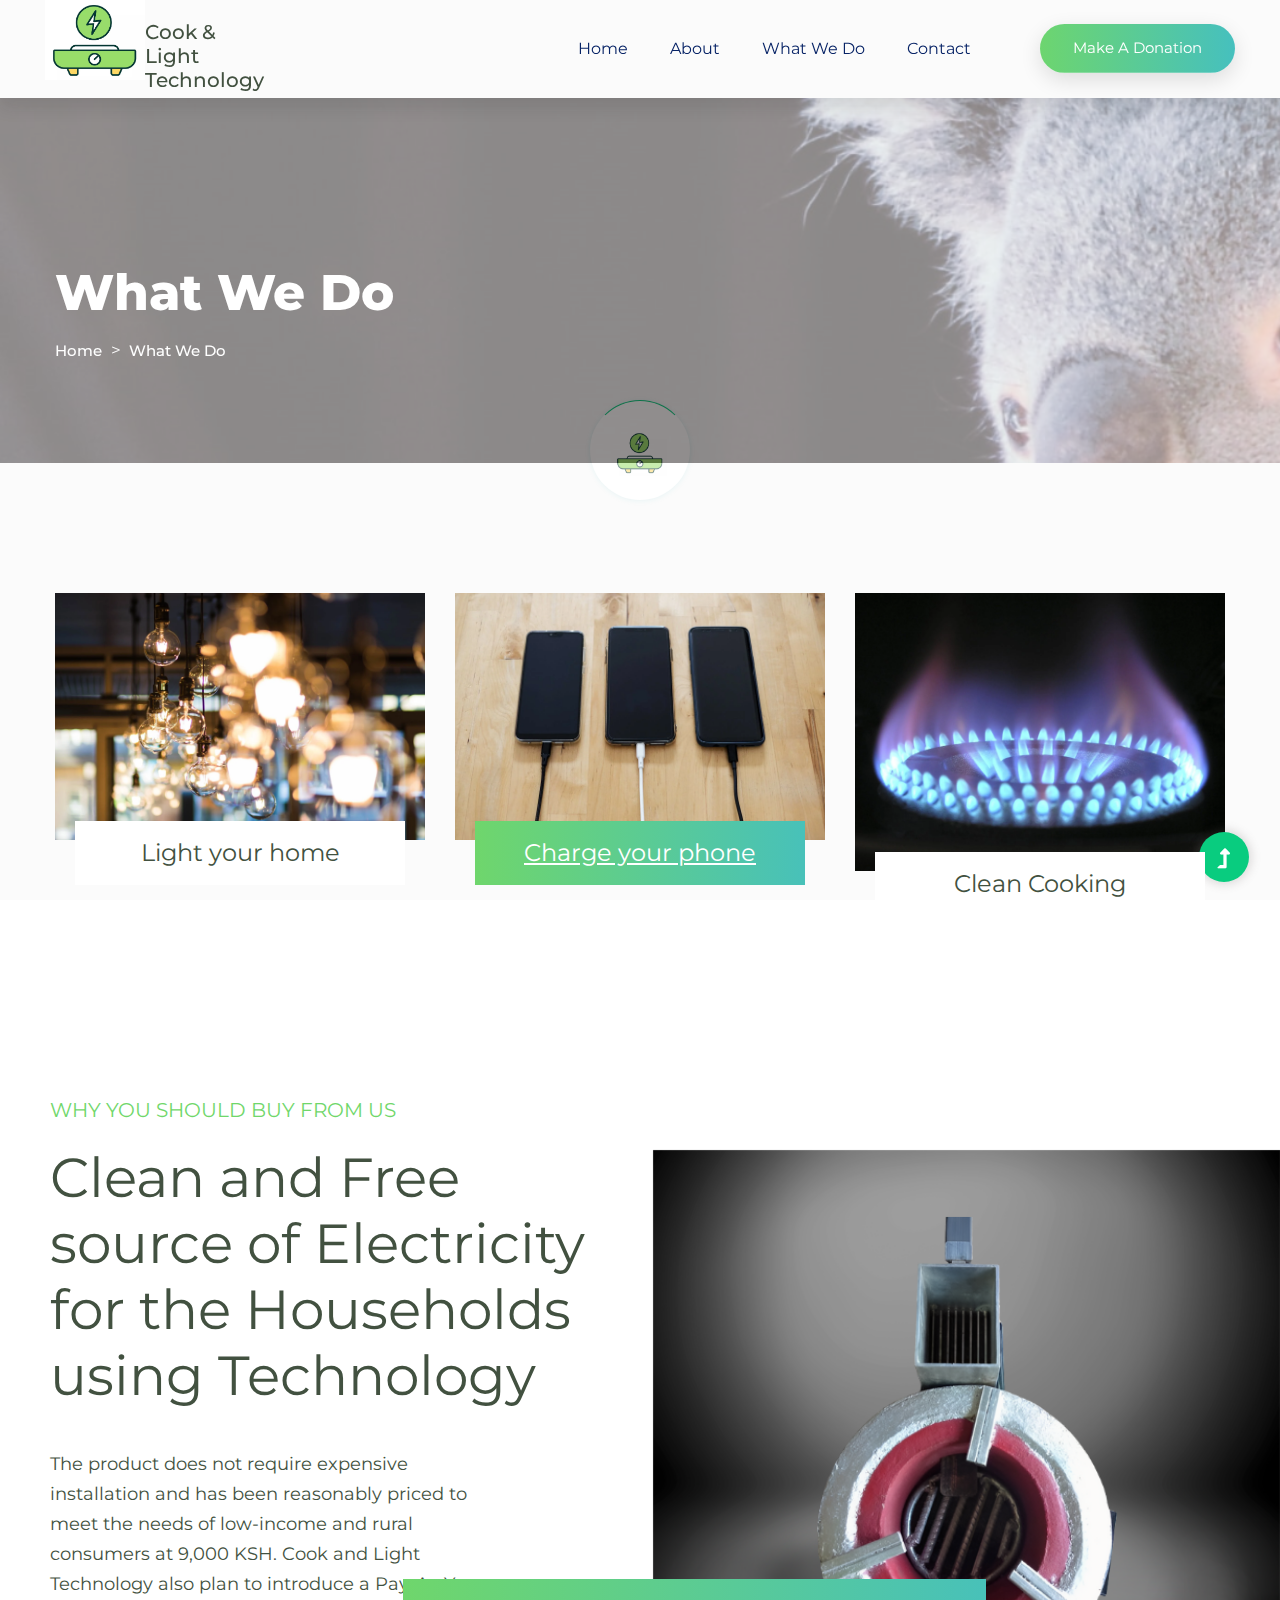
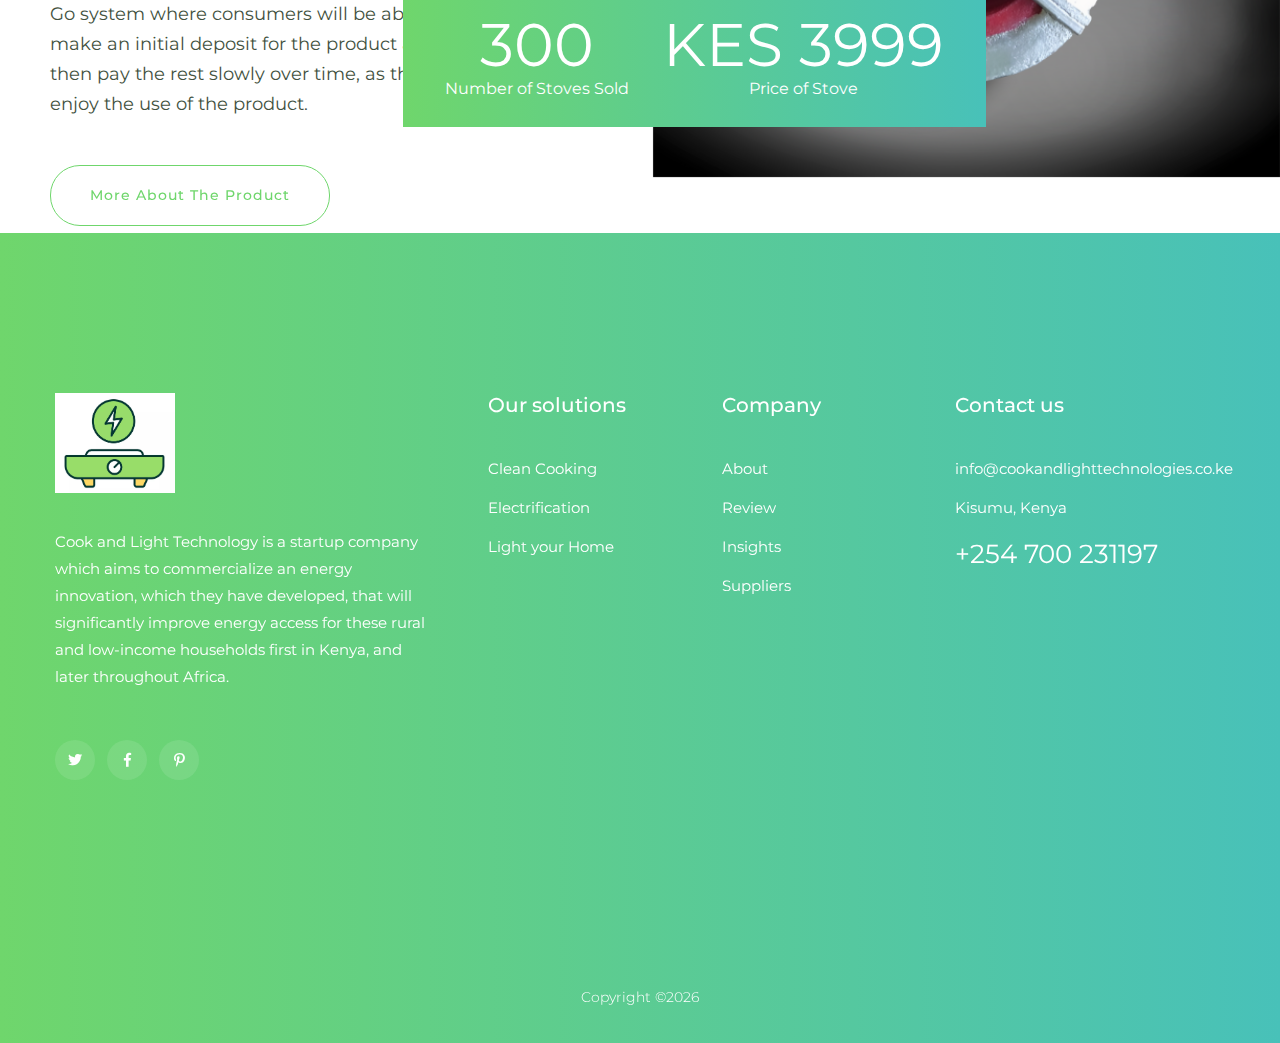
<file: what-do.html>
<!doctype html>
<html class="no-js" lang="zxx">
<head>
    <meta charset="utf-8">
    <meta http-equiv="x-ua-compatible" content="ie=edge">
    <title>Cook & Light Technology</title>
    <meta name="description" content="">
    <meta name="viewport" content="width=device-width, initial-scale=1">
    <link rel="manifest" href="site.webmanifest">
    <link rel="shortcut icon" type="image/x-icon" href="assets/img/favicon.ico">

    <!-- CSS here -->
    <link rel="stylesheet" href="assets/css/bootstrap.min.css">
    <link rel="stylesheet" href="assets/css/owl.carousel.min.css">
    <link rel="stylesheet" href="assets/css/slicknav.css">
    <link rel="stylesheet" href="assets/css/flaticon.css">
    <link rel="stylesheet" href="assets/css/progressbar_barfiller.css">
    <link rel="stylesheet" href="assets/css/gijgo.css">
    <link rel="stylesheet" href="assets/css/animate.min.css">
    <link rel="stylesheet" href="assets/css/animated-headline.css">
    <link rel="stylesheet" href="assets/css/magnific-popup.css">
    <link rel="stylesheet" href="assets/css/fontawesome-all.min.css">
    <link rel="stylesheet" href="assets/css/themify-icons.css">
    <link rel="stylesheet" href="assets/css/slick.css">
    <link rel="stylesheet" href="assets/css/nice-select.css">
    <link rel="stylesheet" href="assets/css/style.css">
</head>
<body>
    <!-- ? Preloader Start -->
    <div id="preloader-active">
        <div class="preloader d-flex align-items-center justify-content-center">
            <div class="preloader-inner position-relative">
                <div class="preloader-circle"></div>
                <div class="preloader-img pere-text">
                    <img src="assets/img/logo/logo.jpg" alt="">
                </div>
            </div>
        </div>
    </div>
    <!-- Preloader Start -->
    <header>
        <!-- Header Start -->
        <div class="header-area">
            <div class="main-header ">
                <div class="header-bottom  header-sticky">
                    <div class="container-fluid">
                        <div class="row align-items-center">
                            <!-- Logo -->
                            <div class="col-xl-2 col-lg-2">
                                <div class="logo d-flex ">
                                    <a href="index.html"><img src="assets/img/logo/logo.jpg" style="height:80px; width:100px;" alt=""> </a>
                                    <h2 class="mt-20">Cook & Light Technology</h2>
                                </div>
                            </div>
                            <div class="col-xl-10 col-lg-10">
                                <div class="menu-wrapper  d-flex align-items-center justify-content-end">
                                    <!-- Main-menu -->
                                    <div class="main-menu d-none d-lg-block">
                                        <nav>
                                            <ul id="navigation">                                                                                          
                                                <li><a href="index.html">Home</a></li>
                                                <li><a href="about.html">About</a></li>
                                                <li><a href="what-do.html">What we Do</a></li>
                                                <!-- <li><a href="projects.html">Projects</a></li> -->
                                                <!-- <li><a href="blog.html">Blog</a>
                                                    <ul class="submenu">
                                                        <li><a href="blog.html">Blog</a></li>
                                                        <li><a href="blog_details.html">Blog Details</a></li>
                                                        <li><a href="elements.html">Element</a></li>
                                                    </ul>
                                                </li> -->
                                                <li><a href="contact.html">Contact</a></li>
                                            </ul>
                                        </nav>
                                    </div>
                                    <!-- Header-btn -->
                                    <div class="header-right-btn d-none d-lg-block ml-20">
                                        <a href="contact.html" class="btn header-btn">Make a Donation</a>
                                    </div>
                                </div>
                            </div> 
                            <!-- Mobile Menu -->
                            <div class="col-12">
                                <div class="mobile_menu d-block d-lg-none"></div>
                            </div>
                        </div>
                    </div>
                </div>
            </div>
        </div>
        <!-- Header End -->
    </header>
    <main>
        <!--? Hero Start -->
        <div class="slider-area2">
            <div class="slider-height2 d-flex align-items-center">
                <div class="container">
                    <div class="row">
                        <div class="col-xl-12">
                            <div class="hero-cap hero-cap2 pt-70">
                                <h2>What we do</h2>
                                <nav aria-label="breadcrumb">
                                    <ol class="breadcrumb">
                                        <li class="breadcrumb-item"><a href="index.html">Home</a></li>
                                        <li class="breadcrumb-item"><a href="#">What we do</a></li> 
                                    </ol>
                                </nav>
                            </div>
                        </div>
                    </div>
                </div>
            </div>
        </div>
        <!-- Hero End -->
        <!--? Services Area Start -->
        <div class="service-area section-padding30">
            <div class="container">
                <div class="row">
                    <div class="col-lg-4 col-md-6 col-sm-11">
                        <div class="single-cat text-center mb-30">
                            <div class="cat-icon">
                                <img src="assets/img/gallery/light.webp" alt="">
                            </div>
                            <div class="cat-cap">
                                <h5><a href="#">Light your home</a></h5>
                            </div>
                        </div>
                    </div>
                    <div class="col-lg-4 col-md-6 col-sm-11">
                        <div class="single-cat active text-center mb-30">
                            <div class="cat-icon">
                                <img src="assets/img/gallery/charge-phone.webp" alt="">
                            </div>
                            <div class="cat-cap">
                                <h5><a href="#">Charge your phone</a></h5>
                            </div>
                        </div>
                    </div>
                    <div class="col-lg-4 col-md-6 col-sm-11">
                        <div class="single-cat text-center mb-30">
                            <div class="cat-icon">
                                <img src="assets/img/gallery/stove.webp" alt="">
                            </div>
                            <div class="cat-cap">
                                <h5><a href="#">Clean Cooking</a></h5>
                            </div>
                        </div>
                    </div>
                </div>
            </div>
        </div>
        <!-- Services Area End -->
        <!--? About Area Start -->
        <section class="support-company-area fix pt-10">
            <div class="support-wrapper align-items-center">
                <div class="left-content">
                    <!-- section tittle -->
                    <div class="section-tittle section-tittle2 mb-30">
                        <span>Why You Should Buy from Us</span>
                        <h2>Clean and Free source of Electricity for the Households using Technology</h2>
                    </div>
                    <div class="support-caption">
                        <p class="pera-top">The product does not require expensive installation and has been reasonably priced to meet the needs of low-income and rural consumers at 9,000 KSH. Cook and Light Technology also plan to introduce a Pay-As-You Go system where consumers will be able to make an initial deposit for the product and then pay the rest slowly over time, as they enjoy the use of the product.</p>
                        <a href="#" class="border-btn">More About The Product</a>
                    </div>
                </div>
                <div class="right-content">
                    <!-- img -->
                    <div class="right-img">
                        <img src="assets/img/gallery/dark-jiko.png" alt="">
                    </div>
                    <div class="support-img-cap text-center d-flex">
                        <div class="single-one">
                            <span>300</span>
                            <p>Number of Stoves Sold</p>
                        </div>
                        <div class="single-two">
                            <span>KES 3999</span>
                            <p>Price of Stove</p>
                        </div>
                    </div>
                </div>
            </div>
        </section>
        <!-- About Area End -->
    </main>
    <footer>
        <div class="footer-wrapper">
           <!-- Footer Start-->
           <div class="footer-area footer-padding">
               <div class="container ">
                   <div class="row justify-content-between">
                       <div class="col-xl-4 col-lg-3 col-md-8 col-sm-8">
                           <div class="single-footer-caption mb-50">
                               <div class="single-footer-caption mb-30">
                                   <!-- logo -->
                                   <div class="footer-logo mb-35">
                                       <a href="index.html"><img src="assets/img/logo/logo.jpg" style="width:120px ;height:100px" alt=""></a>
                                   </div>
                                   <div class="footer-tittle">
                                       <div class="footer-pera">
                                           <p>Cook and Light Technology is a startup company which aims to commercialize an energy innovation, which they have developed, that will significantly improve energy access for these rural and low-income households first in Kenya, and later throughout Africa.</p>
                                       </div>
                                   </div>
                                   <!-- social -->
                                   <div class="footer-social">
                                       <a href="#"><i class="fab fa-twitter"></i></a>
                                       <a href="#"><i class="fab fa-facebook-f"></i></a>
                                       <a href="#"><i class="fab fa-pinterest-p"></i></a>
                                   </div>
                               </div>
                           </div>
                       </div>
                       <div class="col-xl-2 col-lg-3 col-md-4 col-sm-4">
                           <div class="single-footer-caption mb-50">
                               <div class="footer-tittle">
                                   <h4>Our solutions</h4>
                                   <ul>
                                       <li><a href="#">Clean Cooking</a></li>
                                       <li><a href="#">Electrification</a></li>
                                       <li><a href="#">Light your Home</a></li>
                                       
                                   </ul>
                               </div>
                           </div>
                       </div>
                       <div class="col-xl-2 col-lg-2 col-md-4 col-sm-4">
                           <div class="single-footer-caption mb-50">
                               <div class="footer-tittle">
                                   <h4>Company</h4>
                                   <ul>
                                       <li><a href="#">About</a></li>
                                       <li><a href="#">Review</a></li>
                                       <li><a href="#">Insights</a></li>
                                       <li><a href="#">Suppliers</a></li>
                                   </ul>
                               </div>
                           </div>
                       </div>
                       <div class="col-xl-3 col-lg-4 col-md-6 col-sm-4">
                           <div class="single-footer-caption mb-50">
                               <div class="footer-tittle">
                                   <h4>Contact us</h4>
                                   <ul>
                                       <li><a href="#">info@cookandlighttechnologies.co.ke</a></li>
                                       <li><a href="#">Kisumu, Kenya</a></li>
                                       <li class="number"><a href="#">+254 700 231197</a></li>
                                   </ul>
                               </div>
                           </div>
                       </div>
                   </div>
               </div>
           </div>
           <!-- footer-bottom area -->
           <div class="footer-bottom-area">
               <div class="container">
                   <div class="footer-border">
                       <div class="row d-flex align-items-center">
                           <div class="col-xl-12 ">
                               <div class="footer-copy-right text-center">
                                   <p>
                                      Copyright &copy;<script>document.write(new Date().getFullYear());</script> 
                                      </p>
                                  </div>
                              </div>
                          </div>
                      </div>
                  </div>
              </div>
              <!-- Footer End-->
          </div>
      </footer>

      <!-- Scroll Up -->
      <div id="back-top" >
        <a title="Go to Top" href="#"> <i class="fas fa-level-up-alt"></i></a>
    </div>

    <!-- JS here -->

    <script src="./assets/js/vendor/modernizr-3.5.0.min.js"></script>
    <!-- Jquery, Popper, Bootstrap -->
    <script src="./assets/js/vendor/jquery-1.12.4.min.js"></script>
    <script src="./assets/js/popper.min.js"></script>
    <script src="./assets/js/bootstrap.min.js"></script>
    <!-- Jquery Mobile Menu -->
    <script src="./assets/js/jquery.slicknav.min.js"></script>

    <!-- Jquery Slick , Owl-Carousel Plugins -->
    <script src="./assets/js/owl.carousel.min.js"></script>
    <script src="./assets/js/slick.min.js"></script>
    <!-- One Page, Animated-HeadLin -->
    <script src="./assets/js/wow.min.js"></script>
    <script src="./assets/js/animated.headline.js"></script>
    <script src="./assets/js/jquery.magnific-popup.js"></script>

    <!-- Date Picker -->
    <script src="./assets/js/gijgo.min.js"></script>
    <!-- Nice-select, sticky -->
    <script src="./assets/js/jquery.nice-select.min.js"></script>
    <script src="./assets/js/jquery.sticky.js"></script>
    <!-- Progress -->
    <script src="./assets/js/jquery.barfiller.js"></script>
    
    <!-- counter , waypoint,Hover Direction -->
    <script src="./assets/js/jquery.counterup.min.js"></script>
    <script src="./assets/js/waypoints.min.js"></script>
    <script src="./assets/js/jquery.countdown.min.js"></script>
    <script src="./assets/js/hover-direction-snake.min.js"></script>

    <!-- contact js -->
    <script src="./assets/js/contact.js"></script>
    <script src="./assets/js/jquery.form.js"></script>
    <script src="./assets/js/jquery.validate.min.js"></script>
    <script src="./assets/js/mail-script.js"></script>
    <script src="./assets/js/jquery.ajaxchimp.min.js"></script>
    
    <!-- Jquery Plugins, main Jquery -->	
    <script src="./assets/js/plugins.js"></script>
    <script src="./assets/js/main.js"></script>
    
</body>
</html>
</file>
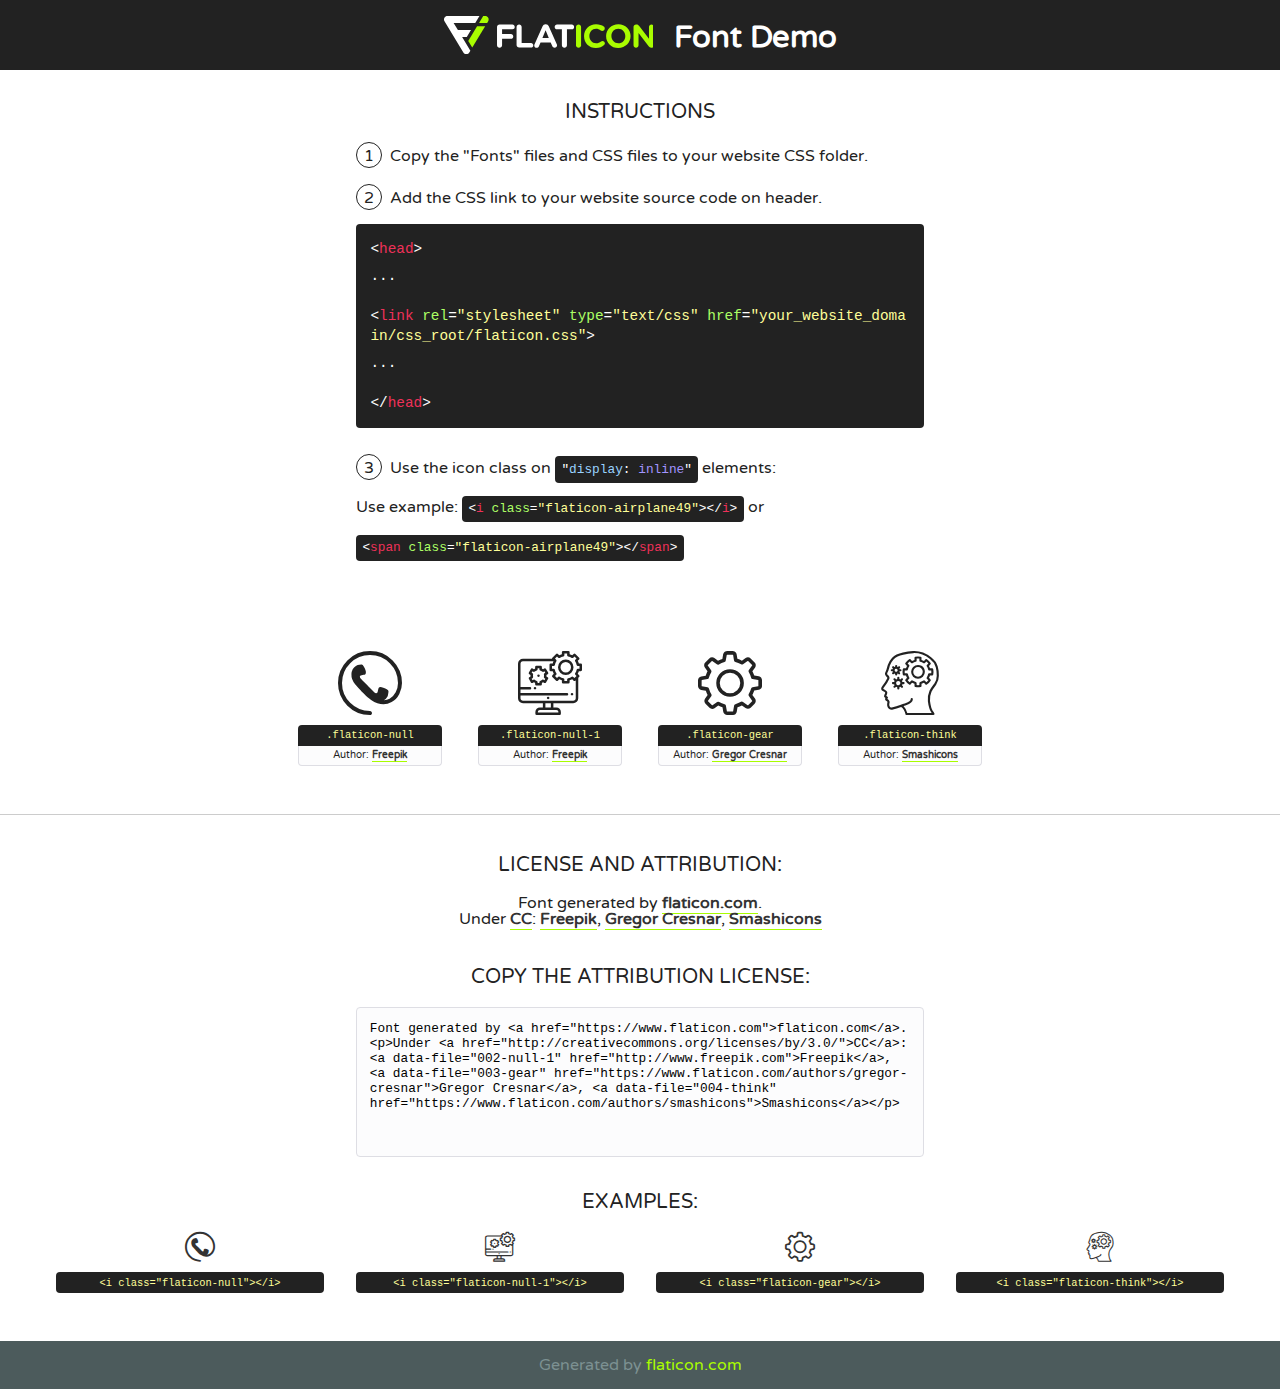
<file: assets/fonts/flaticon.html>
<!DOCTYPE html>
<!--
  Flaticon icon font: Flaticon
  Creation date: 02/06/2020 05:24
-->
<html>
<!DOCTYPE html>
<html>

<head>
    <title>Flaticon WebFont</title>
    <link href="http://fonts.googleapis.com/css?family=Varela+Round" rel="stylesheet" type="text/css" />
    <link rel="stylesheet" type="text/css" href="flaticon.css">
    <meta charset="UTF-8">
    <style>
    html, body, div, span, applet, object, iframe,
    h1, h2, h3, h4, h5, h6, p, blockquote, pre,
    a, abbr, acronym, address, big, cite, code,
    del, dfn, em, img, ins, kbd, q, s, samp,
    small, strike, strong, sub, sup, tt, var,
    b, u, i, center,
    dl, dt, dd, ol, ul, li,
    fieldset, form, label, legend,
    table, caption, tbody, tfoot, thead, tr, th, td,
    article, aside, canvas, details, embed, 
    figure, figcaption, footer, header, hgroup, 
    menu, nav, output, ruby, section, summary,
    time, mark, audio, video {
        margin: 0;
        padding: 0;
        border: 0;
        font-size: 100%;
        font: inherit;
        vertical-align: baseline;
    }
    /* HTML5 display-role reset for older browsers */
    article, aside, details, figcaption, figure, 
    footer, header, hgroup, menu, nav, section {
        display: block;
    }
    body {
        line-height: 1;
    }
    ol, ul {
        list-style: none;
    }
    blockquote, q {
        quotes: none;
    }
    blockquote:before, blockquote:after,
    q:before, q:after {
        content: '';
        content: none;
    }
    table {
        border-collapse: collapse;
        border-spacing: 0;
    }
    body {
        font-family: 'Varela Round', Helvetica, Arial, sans-serif;
        font-size: 16px;
        color: #222;
    }
    a {
        color: #333;
        border-bottom: 1px solid #a9fd00;
        font-weight: bold;
        text-decoration: none;
    }
    * {
        -moz-box-sizing: border-box;
        -webkit-box-sizing: border-box;
        box-sizing: border-box;
        margin: 0;
        padding: 0;
    }
    [class^="flaticon-"]:before, [class*=" flaticon-"]:before, [class^="flaticon-"]:after, [class*=" flaticon-"]:after {
        font-family: Flaticon;
        font-size: 30px;
        font-style: normal;
        margin-left: 20px;
        color: #333;
    }
    .wrapper {
        max-width: 600px;
        margin: auto;
        padding: 0 1em;
    }
    .title {
        font-size: 1.25em;
        text-align: center;
        margin-bottom: 1em;
        text-transform: uppercase;
    }
    header {
        text-align: center;
        background-color: #222;
        color: #fff;
        padding: 1em;
    }
    header .logo {
        width: 210px;
        height: 38px;
        display: inline-block;
        vertical-align: middle;
        margin-right: 1em;
        border: none;
    }
    header strong {
        font-size: 1.95em;
        font-weight: bold;
        vertical-align: middle;
        margin-top: 5px;
        display: inline-block;
    }
    .demo {
        margin: 2em auto;
        line-height: 1.25em;
    }
    .demo ul li {
        margin-bottom: 1em;
    }
    .demo ul li .num {
        color: #222;
        border-radius: 20px;
        display: inline-block;
        width: 26px;
        padding: 3px;
        height: 26px;
        text-align: center;
        margin-right: 0.5em;
        border: 1px solid #222;
    }
    .demo ul li code {
        background-color: #222;
        border-radius: 4px;
        padding: 0.25em 0.5em;
        display: inline-block;
        color: #fff;
        font-family: Consolas,Monaco,Lucida Console,Liberation Mono,DejaVu Sans Mono,Bitstream Vera Sans Mono,Courier New, monospace;
        font-weight: lighter;
        margin-top: 1em;
        font-size: 0.8em;
        word-break: break-all;
    }
    .demo ul li code.big {
        padding: 1em;
        font-size: 0.9em;
    }
    .demo ul li code .red {
        color: #EF3159;
    }
    .demo ul li code .green {
        color: #ACFF65;
    }
    .demo ul li code .yellow {
        color: #FFFF99;
    }
    .demo ul li code .blue {
        color: #99D3FF;
    }
    .demo ul li code .purple {
        color: #A295FF;
    }
    .demo ul li code .dots {
        margin-top: 0.5em;
        display: block;
    }
    #glyphs {
        border-bottom: 1px solid #ccc;
        padding: 2em 0;
        text-align: center;
    }
    .glyph {
        display: inline-block;
        width: 9em;
        margin: 1em;
        text-align: center;
        vertical-align: top;
        background: #FFF;
    }
    .glyph .glyph-icon {
        padding: 10px;
        display: block;
        font-family:"Flaticon";
        font-size: 64px;
        line-height: 1;
    }
    .glyph .glyph-icon:before {
        font-size: 64px;
        color: #222;
        margin-left: 0;
    }
    .class-name {
        font-size: 0.65em;
        background-color: #222;
        color: #fff;
        border-radius: 4px 4px 0 0;
        padding: 0.5em;
        color: #FFFF99;
        font-family: Consolas,Monaco,Lucida Console,Liberation Mono,DejaVu Sans Mono,Bitstream Vera Sans Mono,Courier New, monospace;
    }
    .author-name {
        font-size: 0.6em;
        background-color: #fcfcfd;
        border: 1px solid #DEDEE4;
        border-top: 0;
        border-radius: 0 0 4px 4px;
        padding: 0.5em;
    }
    .class-name:last-child {
        font-size: 10px;
        color:#888;
    }
    .class-name:last-child a {
        font-size: 10px;
        color:#555;
    }
    .class-name:last-child a:hover {
        color:#a9fd00;
    }
    .glyph > input {
        display: block;
        width: 100px;
        margin: 5px auto;
        text-align: center;
        font-size: 12px;
        cursor: text;
    }
    .glyph > input.icon-input {
        font-family:"Flaticon";
        font-size: 16px;
        margin-bottom: 10px;
    }
    .attribution .title {
        margin-top: 2em;
    }
    .attribution textarea {
        background-color: #fcfcfd;
        padding: 1em;
        border: none;
        box-shadow: none;
        border: 1px solid #DEDEE4;
        border-radius: 4px;
        resize: none;
        width: 100%;
        height: 150px;
        font-size: 0.8em;
        font-family: Consolas,Monaco,Lucida Console,Liberation Mono,DejaVu Sans Mono,Bitstream Vera Sans Mono,Courier New, monospace;
        -webkit-appearance: none;
    }
    .iconsuse {
        margin: 2em auto;
        text-align: center;
        max-width: 1200px;
    }
    .iconsuse:after {
        content: '';
        display: table;
        clear: both;
    }
    .iconsuse .image {
        float: left;
        width: 25%;
        padding: 0 1em;
    }
    .iconsuse .image p {
        margin-bottom: 1em;
    }
    .iconsuse .image span {
        display: block;
        font-size: 0.65em;
        background-color: #222;
        color: #fff;
        border-radius: 4px;
        padding: 0.5em;
        color: #FFFF99;
        margin-top: 1em;
        font-family: Consolas,Monaco,Lucida Console,Liberation Mono,DejaVu Sans Mono,Bitstream Vera Sans Mono,Courier New, monospace;
    }
    #footer {
        text-align: center;
        background-color: #4C5B5C;
        color: #7c9192;
        padding: 1em;
    }
    #footer a {
        border: none;
        color: #a9fd00;
        font-weight: normal;
    }
    @media (max-width: 960px) {
        .iconsuse .image {
            width: 50%;
        }
    }
    @media (max-width: 560px) {
        .iconsuse .image {
            width: 100%;
        }
    }
    </style>
</head>

<body class="characters-off">

    <header>
        <a href="https://www.flaticon.com" target="_blank" class="logo">
            <svg version="1.1" xmlns="http://www.w3.org/2000/svg" xmlns:xlink="http://www.w3.org/1999/xlink" xmlns:a="http://ns.adobe.com/AdobeSVGViewerExtensions/3.0/" viewBox="0 0 560.875 102.036" enable-background="new 0 0 560.875 102.036" xml:space="preserve">
                <defs>
                </defs>
                <g>
                    <g class="letters">
                        <path fill="#ffffff" d="M141.596,29.675c0-3.777,2.985-6.767,6.764-6.767h34.438c3.426,0,6.15,2.728,6.15,6.15
                        c0,3.43-2.724,6.149-6.15,6.149h-27.674v13.091h23.719c3.429,0,6.151,2.724,6.151,6.15c0,3.43-2.723,6.149-6.151,6.149h-23.719
                        v17.574c0,3.773-2.986,6.761-6.764,6.761c-3.779,0-6.764-2.989-6.764-6.761V29.675z"></path>
                        <path fill="#ffffff" d="M193.844,29.149c0-3.781,2.985-6.767,6.764-6.767c3.776,0,6.763,2.985,6.763,6.767v42.957h25.039
                        c3.426,0,6.149,2.726,6.149,6.153c0,3.425-2.723,6.15-6.149,6.15h-31.802c-3.779,0-6.764-2.986-6.764-6.768V29.149z"></path>
                        <path fill="#ffffff" d="M241.891,75.71l21.438-48.407c1.492-3.341,4.215-5.357,7.906-5.357h0.792
                        c3.686,0,6.323,2.017,7.815,5.357l21.439,48.407c0.436,0.967,0.701,1.845,0.701,2.723c0,3.602-2.809,6.501-6.414,6.501
                        c-3.161,0-5.269-1.845-6.499-4.655l-4.132-9.661h-27.059l-4.301,10.102c-1.144,2.631-3.426,4.214-6.237,4.214
                        c-3.517,0-6.24-2.81-6.24-6.325C241.1,77.64,241.451,76.677,241.891,75.71z M279.932,58.666l-8.521-20.297l-8.526,20.297H279.932
                        z"></path>
                        <path fill="#ffffff" d="M314.864,35.387H301.86c-3.429,0-6.239-2.813-6.239-6.238c0-3.429,2.811-6.24,6.239-6.24h39.533
                        c3.426,0,6.237,2.811,6.237,6.24c0,3.425-2.811,6.238-6.237,6.238h-13.001v42.785c0,3.773-2.99,6.761-6.764,6.761
                        c-3.779,0-6.764-2.989-6.764-6.761V35.387z"></path>
                        <path fill="#A9FD00" d="M352.615,29.149c0-3.781,2.985-6.767,6.767-6.767c3.774,0,6.761,2.985,6.761,6.767v49.024
                        c0,3.773-2.987,6.761-6.761,6.761c-3.781,0-6.767-2.989-6.767-6.761V29.149z"></path>
                        <path fill="#A9FD00" d="M374.132,53.836v-0.179c0-17.481,13.178-31.801,32.065-31.801c9.22,0,15.459,2.458,20.557,6.238
                        c1.402,1.054,2.637,2.985,2.637,5.357c0,3.692-2.985,6.59-6.681,6.59c-1.845,0-3.071-0.702-4.044-1.319
                        c-3.776-2.813-7.729-4.393-12.562-4.393c-10.364,0-17.831,8.611-17.831,19.154v0.173c0,10.542,7.291,19.329,17.831,19.329
                        c5.715,0,9.492-1.756,13.359-4.834c1.049-0.874,2.458-1.491,4.039-1.491c3.429,0,6.325,2.813,6.325,6.236
                        c0,2.106-1.056,3.78-2.282,4.834c-5.539,4.834-12.036,7.733-21.878,7.733C387.572,85.464,374.132,71.493,374.132,53.836z"></path>
                        <path fill="#A9FD00" d="M433.009,53.836v-0.179c0-17.481,13.79-31.801,32.766-31.801c18.981,0,32.592,14.143,32.592,31.628v0.173
                        c0,17.483-13.785,31.807-32.769,31.807C446.625,85.464,433.009,71.32,433.009,53.836z M484.224,53.836v-0.179
                        c0-10.539-7.725-19.326-18.626-19.326c-10.893,0-18.449,8.611-18.449,19.154v0.173c0,10.542,7.73,19.329,18.626,19.329
                        C476.676,72.986,484.224,64.378,484.224,53.836z"></path>
                        <path fill="#A9FD00" d="M506.233,29.321c0-3.774,2.99-6.763,6.767-6.763h1.401c3.252,0,5.183,1.583,7.029,3.953l26.093,34.265
                        V29.059c0-3.692,2.99-6.677,6.681-6.677c3.683,0,6.671,2.985,6.671,6.677v48.934c0,3.78-2.987,6.765-6.764,6.765h-0.436
                        c-3.257,0-5.188-1.581-7.034-3.953l-27.056-35.492v32.944c0,3.687-2.985,6.676-6.678,6.676c-3.683,0-6.673-2.989-6.673-6.676
                        V29.321z"></path>
                    </g>
                    <g class="insignia">
                        <path fill="#ffffff" d="M48.372,56.137h12.517l11.156-18.537H37.186L25.688,18.539h57.825L94.668,0H9.271
                        C5.925,0,2.842,1.801,1.198,4.716c-1.644,2.907-1.593,6.482,0.134,9.343l50.38,83.501c1.678,2.781,4.689,4.476,7.938,4.476
                        c3.246,0,6.257-1.695,7.935-4.476l2.898-4.804L48.372,56.137z"></path>
                        <g class="i">
                            <path fill="#A9FD00" d="M93.575,18.539h0.031v0.004l21.652,0.004l2.705-4.488c1.727-2.861,1.778-6.436,0.133-9.343
                            C116.454,1.801,113.371,0,110.026,0h-5.294L93.575,18.539z"></path>
                            <polygon fill="#A9FD00" points="88.291,27.356 64.725,66.486 75.519,84.404 109.942,27.356"></polygon>
                        </g>
                    </g>
                </g>
            </svg>
        </a>
        <strong>Font Demo</strong>
    </header>


    <section class="demo wrapper">

        <p class="title">Instructions</p>

        <ul>
            <li>
                <span class="num">1</span>Copy the "Fonts" files and CSS files to your website CSS folder.
            </li>
            <li>
                <span class="num">2</span>Add the CSS link to your website source code on header.
                <code class="big">
                    &lt;<span class="red">head</span>&gt;
                    <br/><span class="dots">...</span>
                    <br/>&lt;<span class="red">link</span> <span class="green">rel</span>=<span class="yellow">"stylesheet"</span> <span class="green">type</span>=<span class="yellow">"text/css"</span> <span class="green">href</span>=<span class="yellow">"your_website_domain/css_root/flaticon.css"</span>&gt;
                    <br/><span class="dots">...</span>
                    <br/>&lt;/<span class="red">head</span>&gt;
                </code>
            </li>

            <li>
                <p>
                    <span class="num">3</span>Use the icon class on <code>"<span class="blue">display</span>:<span class="purple"> inline</span>"</code> elements:
                    <br />
                    Use example: <code>&lt;<span class="red">i</span> <span class="green">class</span>=<span class="yellow">&quot;flaticon-airplane49&quot;</span>&gt;&lt;/<span class="red">i</span>&gt;</code> or <code>&lt;<span class="red">span</span> <span class="green">class</span>=<span class="yellow">&quot;flaticon-airplane49&quot;</span>&gt;&lt;/<span class="red">span</span>&gt;</code>
            </li>
        </ul>

    </section>




   <section id="glyphs">          
    
      
        <div class="glyph"><div class="glyph-icon flaticon-null"></div>
            <div class="class-name">.flaticon-null</div>
            <div class="author-name">Author: <a data-file="001-null" href="http://www.freepik.com">Freepik</a> </div> 
        </div>        
        
        <div class="glyph"><div class="glyph-icon flaticon-null-1"></div>
            <div class="class-name">.flaticon-null-1</div>
            <div class="author-name">Author: <a data-file="002-null-1" href="http://www.freepik.com">Freepik</a> </div> 
        </div>        
        
        <div class="glyph"><div class="glyph-icon flaticon-gear"></div>
            <div class="class-name">.flaticon-gear</div>
            <div class="author-name">Author: <a data-file="003-gear" href="https://www.flaticon.com/authors/gregor-cresnar">Gregor Cresnar</a> </div> 
        </div>        
        
        <div class="glyph"><div class="glyph-icon flaticon-think"></div>
            <div class="class-name">.flaticon-think</div>
            <div class="author-name">Author: <a data-file="004-think" href="https://www.flaticon.com/authors/smashicons">Smashicons</a> </div> 
        </div>        
        

    </section>



    <section class="attribution wrapper"   style="text-align:center;">

      <div class="title">License and attribution:</div><div class="attrDiv">Font generated by <a href="https://www.flaticon.com">flaticon.com</a>. <div><p>Under <a href="http://creativecommons.org/licenses/by/3.0/">CC</a>: <a data-file="002-null-1" href="http://www.freepik.com">Freepik</a>, <a data-file="003-gear" href="https://www.flaticon.com/authors/gregor-cresnar">Gregor Cresnar</a>, <a data-file="004-think" href="https://www.flaticon.com/authors/smashicons">Smashicons</a></p>  </div>
      </div>
      <div class="title">Copy the Attribution License:</div>

    <textarea onclick="this.focus();this.select();">Font generated by &lt;a href=&quot;https://www.flaticon.com&quot;&gt;flaticon.com&lt;/a&gt;. <p>Under <a href="http://creativecommons.org/licenses/by/3.0/">CC</a>: <a data-file="002-null-1" href="http://www.freepik.com">Freepik</a>, <a data-file="003-gear" href="https://www.flaticon.com/authors/gregor-cresnar">Gregor Cresnar</a>, <a data-file="004-think" href="https://www.flaticon.com/authors/smashicons">Smashicons</a></p>  
     </textarea>

    </section>

    <section class="iconsuse">

          <div class="title">Examples:</div>            
             
            <div class="image">
                <p>
                    <i class="glyph-icon flaticon-null"></i> 
                    <span>&lt;i class=&quot;flaticon-null&quot;&gt;&lt;/i&gt;</span>
                </p>
            </div>
            
            <div class="image">
                <p>
                    <i class="glyph-icon flaticon-null-1"></i> 
                    <span>&lt;i class=&quot;flaticon-null-1&quot;&gt;&lt;/i&gt;</span>
                </p>
            </div>
            
            <div class="image">
                <p>
                    <i class="glyph-icon flaticon-gear"></i> 
                    <span>&lt;i class=&quot;flaticon-gear&quot;&gt;&lt;/i&gt;</span>
                </p>
            </div>
            
            <div class="image">
                <p>
                    <i class="glyph-icon flaticon-think"></i> 
                    <span>&lt;i class=&quot;flaticon-think&quot;&gt;&lt;/i&gt;</span>
                </p>
            </div>
                       
        </div>
                            
    </section>

<div id="footer">
    <div>Generated by <a href="https://www.flaticon.com">flaticon.com</a>
    </div>
</div>



</body>
</html>
</file>
<file: assets/css/flaticon.css>
/*
  	Flaticon icon font: Flaticon
  	Creation date: 02/06/2020 05:24
  	*/

@font-face {
  font-family: "Flaticon";
  src: url("../fonts/Flaticon.eot");
  src: url("../fonts/Flaticon.eot?#iefix") format("embedded-opentype"),
       url("../fonts/Flaticon.woff2") format("woff2"),
       url("../fonts/Flaticon.woff") format("woff"),
       url("../fonts/Flaticon.ttf") format("truetype"),
       url("../fonts/Flaticon.svg#Flaticon") format("svg");
  font-weight: normal;
  font-style: normal;
}

@media screen and (-webkit-min-device-pixel-ratio:0) {
  @font-face {
    font-family: "Flaticon";
    src: url("../fonts/Flaticon.svg#Flaticon") format("svg");
  }
}

[class^="flaticon-"]:before, [class*=" flaticon-"]:before,
[class^="flaticon-"]:after, [class*=" flaticon-"]:after {   
  font-family: Flaticon;
font-style: normal;
}

.flaticon-null:before { content: "\f100"; }
.flaticon-null-1:before { content: "\f101"; }
.flaticon-gear:before { content: "\f102"; }
.flaticon-think:before { content: "\f103"; }
</file>
<file: assets/css/progressbar_barfiller.css>
/* Custom Code skills */
.single-skill{
  display: flex;
}

.single-skill span {
	color: #79838b;
	font-size: 13px;
	font-weight: 300;
	letter-spacing: 0;
	margin-bottom: 14px;
	display: block;
}
.single-skill .bar-progress {
	width: 100%;
}
.single-skill .bar-title {
  width: 20%;
  margin-bottom: 19px;
}

.skills-content {
  padding-top: 200px;
  padding-left: 70px;
}

.skills-shape-bg {
  height: 651px;
  width: 868px;
  position: absolute;
  content: "";
  border: 2px solid #4d4d4d;
  left: 40%;
  top: 255px;
}

.skills-shape-bg::before {
  position: absolute;
  content: "";
  height: 465px;
  width: 300px;
  border: 2px solid #4d4d4d;
  left: -35%;
  top: 50%;
  transform: translateY(-50%);
  border-right: 0;
}



/* Default */
.barfiller {
	width: 100%;
	height: 10px;
	background: #f6f9fc;
  position: relative;
  border-radius: 5px;
}

.barfiller .fill {
  display: block;
  position: relative;
  width: 0px;
  height: 100%;
  background: #333;
  z-index: 1;
  border-radius: 5px;
}

.barfiller .tipWrap { display: none; }

.barfiller .tip {
  margin-top: -28px;
  padding: 2px 4px;
  font-size: 16px;
  color: #09cc7f;
  left: 0px;
  position: absolute;
  z-index: 2;
  background: transparent;
  font-weight: 800;
}

.barfiller .tip:after {
  border: solid;
  border-color: rgba(0,0,0,.8) transparent;
  border-width: 6px 6px 0 6px;
  content: "";
  display: block;
  position: absolute;
  left: 9px;
  top: 100%;
  z-index: 9;
  display: none;
  
}
</file>
<file: assets/css/gijgo.css>
.gj-button {
    background-color: #f5f5f5;
    border: 1px solid #ddd;
    color: #000;
    border-radius: 3px;
    padding: 6px 10px;
    cursor: pointer;
}

.gj-unselectable {
    -webkit-touch-callout: none;
    -webkit-user-select: none;
    -khtml-user-select: none;
    -moz-user-select: none;
    -ms-user-select: none;
    user-select: none;
}

.gj-row {
    display: -webkit-box;
    display: -ms-flexbox;
    display: flex;
    -ms-flex-wrap: wrap;
    flex-wrap: wrap;
}

.gj-margin-left-5 {
    margin-left: 5px;
}

.gj-margin-left-10 {
    margin-left: 10px;
}

.gj-width-full {
    width: 100%;
}

.gj-cursor-pointer {
    cursor: pointer;
}

.gj-text-align-center {
    text-align: center;
}

.gj-font-size-16 {
    font-size: 16px;
}

.gj-hidden {
    display: none;
}

/** Material Design */
.gj-button-md {
    background: 0 0;
    border: none;
    border-radius: 2px;
    color: rgba(0, 0, 0, 0.87);
    position: relative;
    height: 36px;
    margin: 0;
    min-width: 64px;
    padding: 0 16px;
    display: inline-block;
    font-family: "Roboto","Helvetica","Arial",sans-serif;
    font-size: 1rem;
    font-weight: 500;
    text-transform: uppercase;
    letter-spacing: 0;
    overflow: hidden;
    will-change: box-shadow;
    transition: box-shadow .2s cubic-bezier(.4,0,1,1),background-color .2s cubic-bezier(.4,0,.2,1),color .2s cubic-bezier(.4,0,.2,1);
    outline: none;
    cursor: pointer;
    text-decoration: none;
    text-align: center;
    line-height: 36px;
    vertical-align: middle;
    overflow: hidden;
    -webkit-user-select: none;
    -moz-user-select: none;
    -ms-user-select: none;
    user-select: none;
}

.gj-button-md:hover {
    background-color: rgba(158,158,158,.2);
}

.gj-button-md:disabled {
    color: rgba(0,0,0,.26);
    background: 0 0;
}

.gj-button-md .material-icons,
.gj-button-md .gj-icon {
    vertical-align: middle;
    /*font-size: 1.3rem;
    margin-right: 4px;*/
}

.gj-button-md.gj-button-md-icon {
    width: 24px;
    height: 31px;
    min-width: 24px;
    padding: 0px;
    display: table;
}

.gj-button-md.gj-button-md-icon .material-icons,
.gj-button-md.gj-button-md-icon .gj-icon {
    display: table-cell;
    margin-right: 0px;
    width: 24px;
    height: 24px;
}

.gj-button-md.active {
    background-color: rgba(158,158,158,.4);
}

.gj-button-md-group {
    position: relative;
    display: inline-block;
    vertical-align: middle;
}
.gj-textbox-md {
	/* border: none; */
	/* border-bottom: 1px solid rgba(0,0,0,.42); */
	display: block;
	font-family: "Helvetica","Arial",sans-serif;
	font-size: 16px;
	line-height: 16px;
	/* padding: 4px 0px; */
	margin: 0;
	/* width: 100%; */
	background: 0 0;
	/* text-align: ; */
	color: rgba(0,0,0,.87);
	padding-left: 44px;
	border: 1px solid #dca73a;
	/* padding: 15px 15px; */
	/* text-align: center; */
	width: 177px;
	height: 55px;
	border-radius: 5px;
}
.gj-textbox-md:focus,
.gj-textbox-md:active {
    /* border-bottom: 2px solid rgba(0,0,0,.42); */
    outline: none;
}

.gj-textbox-md::placeholder {
    color: #8e8e8e;
}

.gj-textbox-md:-ms-input-placeholder {
    color: #8e8e8e;
}

.gj-textbox-md::-ms-input-placeholder {
    color: #8e8e8e;
}

.gj-md-spacer-24 {
    min-width: 24px;
    width: 24px;
    display: inline-block;
}

.gj-md-spacer-32 {
    min-width: 32px;
    width: 32px;
    display: inline-block;
}

.gj-modal {
    position: fixed;
    top: 0;
    right: 0;
    bottom: 0;
    left: 0;
    z-index: 1203;
    display: none;
    overflow: hidden;
    -webkit-overflow-scrolling: touch;
    outline: 0;
    background-color: rgba(0, 0, 0, 0.54118);
    transition: 200ms ease opacity;
    will-change: opacity;
}

/* List */
ul.gj-list li [data-role="wrapper"] {
    display: table;
    width: 100%;
}

ul.gj-list li [data-role="checkbox"] {
    display: table-cell;
    vertical-align:middle;
    text-align:center;
}

ul.gj-list li [data-role="image"] {
    display: table-cell;
    vertical-align:middle;
    text-align:center;
}

ul.gj-list li [data-role="display"] {
    display: table-cell;
    vertical-align:middle;
    cursor: pointer;
}

ul.gj-list li [data-role="display"]:empty:before {
  content: "\200b"; /* unicode zero width space character */
}

/* List - Bootstrap */
ul.gj-list-bootstrap {
    padding-left: 0px;
    margin-bottom: 0px;
}

ul.gj-list-bootstrap li {
    padding: 0px;
}

ul.gj-list-bootstrap li [data-role="wrapper"] {
    padding: 0px 10px;
}

ul.gj-list-bootstrap li [data-role="checkbox"] {
    width: 24px;
    padding: 3px;
}

ul.gj-list-bootstrap li [data-role="image"] {
    width: 24px;
    height: 24px;
}

ul.gj-list-bootstrap li [data-role="display"] {
    padding: 8px 0px 8px 4px;
}

.list-group-item.active ul li, .list-group-item.active:focus ul li, .list-group-item.active:hover ul li {
    text-shadow: none;
    color:initial;
}

/* List - Material Design */
ul.gj-list-md {
    padding: 0px;
    list-style: none;
    list-style-type: none;
    line-height: 24px;
    letter-spacing: 0;
    color: #616161; /* Gray 700 */
}

ul.gj-list-md li {
    display: list-item;
    list-style-type: none;
    padding: 0px;
    min-height: unset;
    box-sizing: border-box;
    align-items: center;
    cursor: default;
    overflow: hidden;

    font-family: "Roboto","Helvetica","Arial",sans-serif;
    font-size: 16px;
    font-weight: 400;
    letter-spacing: .04em;
    line-height: 1;
    
    -webkit-flex-direction: row;
    -ms-flex-direction: row;
    flex-direction: row;
    -webkit-flex-wrap: nowrap;
    -ms-flex-wrap: nowrap;
    flex-wrap: nowrap;
}

ul.gj-list-md li [data-role="checkbox"] {
    height: 24px;
    width: 24px;
}

ul.gj-list-md li [data-role="image"] {
    height: 24px;
    width: 24px;
}

ul.gj-list-md li [data-role="display"] {
    padding: 8px 0px 8px 5px;
    order: 0;
    flex-grow: 2;
    text-decoration: none;
    box-sizing: border-box;
    align-items: center;
    text-align: left;
    color: rgba(0,0,0,.87);
}

ul.gj-list-md li.disabled>[data-role="wrapper"]>[data-role="display"] {
    color: #9E9E9E; /* Gray 500 */
}

.gj-list-md-active {
    background: #e0e0e0;
    color: #3f51b5;
}


/* Picker */
.gj-picker {
    position: absolute;
    z-index: 1203;
    background-color: #fff;
}

.gj-picker .selected {
    color: #fff;
}

/* Material Design */
.gj-picker-md {
    font-family: "Roboto","Helvetica","Arial",sans-serif;
    font-size: 16px;
    font-weight: 400;
    letter-spacing: .04em;
    line-height: 1;
    color: rgba(0,0,0,.87);
    border: 1px solid #E0E0E0;
}

.gj-modal .gj-picker-md {
    border: 0px;
}

.gj-picker-md [role="header"] {
    color: rgba(255, 255, 255, 0.54);
    display: flex;
    background: #2196f3;
    align-items: baseline;
    user-select: none;
    justify-content: center;
}

.gj-picker-md [role="footer"] {
    float: right;
    padding: 10px;
}

.gj-picker-md [role="footer"] button.gj-button-md {
    color: #2196f3;
    font-weight: bold;
    font-size: 13px;
}

/* Bootstrap */
.gj-picker-bootstrap {
    border-radius: 4px;
    border: 1px solid #E0E0E0;
}

.gj-picker-bootstrap .selected {
    color: #888;
}

.gj-picker-bootstrap [role="header"] {
    background: #eee;
    color: #AAA;
}
@font-face {
    font-family: 'gijgo-material';
    src: url('../fonts/gijgo-material.eot?235541');
    src: url('../fonts/gijgo-material.eot?235541#iefix') format('embedded-opentype'), url('../fonts/gijgo-material.ttf?235541') format('truetype'), url('../fonts/gijgo-material.woff?235541') format('woff'), url('../fonts/gijgo-material.svg?235541#gijgo-material') format('svg');
    font-weight: normal;
    font-style: normal;
}

.gj-icon {
    /* use !important to prevent issues with browser extensions that change fonts */
    font-family: 'gijgo-material' !important;
    font-size: 24px;
    speak: none;
    font-style: normal;
    font-weight: normal;
    font-variant: normal;
    text-transform: none;
    line-height: 1;
    /* Enable Ligatures ================ */
    letter-spacing: 0;
    -webkit-font-feature-settings: "liga";
    -moz-font-feature-settings: "liga=1";
    -moz-font-feature-settings: "liga";
    -ms-font-feature-settings: "liga" 1;
    font-feature-settings: "liga";
    -webkit-font-variant-ligatures: discretionary-ligatures;
    font-variant-ligatures: discretionary-ligatures;
    /* Better Font Rendering =========== */
    -webkit-font-smoothing: antialiased;
    -moz-osx-font-smoothing: grayscale;
}

.gj-icon.undo:before {
    content: "\e900";
}

.gj-icon.vertical-align-top:before {
    content: "\e901";
}

.gj-icon.vertical-align-center:before {
    content: "\e902";
}

.gj-icon.vertical-align-bottom:before {
    content: "\e903";
}

.gj-icon.arrow-dropup:before {
    content: "\e904";
}

.gj-icon.clock:before {
    content: "\e905";
}

.gj-icon.refresh:before {
    content: "\e906";
}

.gj-icon.last-page:before {
    content: "\e907";
}

.gj-icon.first-page:before {
    content: "\e908";
}

.gj-icon.cancel:before {
    content: "\e909";
}

.gj-icon.clear:before {
    content: "\e90a";
}

.gj-icon.check-circle:before {
    content: "\e90b";
}

.gj-icon.delete:before {
    content: "\e90c";
}

.gj-icon.arrow-upward:before {
    content: "\e90d";
}

.gj-icon.arrow-forward:before {
    content: "\e90e";
}

.gj-icon.arrow-downward:before {
    content: "\e90f";
}

.gj-icon.arrow-back:before {
    content: "\e910";
}

.gj-icon.list-numbered:before {
    content: "\e911";
}

.gj-icon.list-bulleted:before {
    content: "\e912";
}

.gj-icon.indent-increase:before {
    content: "\e913";
}

.gj-icon.indent-decrease:before {
    content: "\e914";
}

.gj-icon.redo:before {
    content: "\e915";
}

.gj-icon.align-right:before {
    content: "\e916";
}

.gj-icon.align-left:before {
    content: "\e917";
}

.gj-icon.align-justify:before {
    content: "\e918";
}

.gj-icon.align-center:before {
    content: "\e919";
}

.gj-icon.strikethrough:before {
    content: "\e91a";
}

.gj-icon.italic:before {
    content: "\e91b";
}

.gj-icon.underlined:before {
    content: "\e91c";
}

.gj-icon.bold:before {
    content: "\e91d";
}

.gj-icon.arrow-dropdown:before {
    content: "\e91e";
}

.gj-icon.done:before {
    content: "\e91f";
}

.gj-icon.pencil:before {
    content: "\e920";
}

.gj-icon.minus:before {
    content: "\e921";
}

.gj-icon.plus:before {
    content: "\e922";
}

.gj-icon.chevron-up:before {
    content: "\e923";
}

.gj-icon.chevron-right:before {
    content: "\e924";
}

.gj-icon.chevron-down:before {
    content: "\e925";
}

.gj-icon.chevron-left:before {
    content: "\e926";
}

.gj-icon.event:before {
    content: "\e927";
}
.gj-draggable {
    cursor: move;
}
.gj-resizable-handle {
    position: absolute;
    font-size: 0.1px;
    display: block;
    -ms-touch-action: none;
    touch-action: none;
    z-index: 1203;
}

.gj-resizable-n {
    cursor: n-resize;
    height: 7px;
    width: 100%;
    top: -5px;
    left: 0;
}
.gj-resizable-e {
    cursor: e-resize;
    width: 7px;
    right: -5px;
    top: 0;
    height: 100%;
}
.gj-resizable-s {
    cursor: s-resize;
    height: 7px;
    width: 100%;
    bottom: -5px;
    left: 0;
}
.gj-resizable-w {
	cursor: w-resize;
	width: 7px;
	left: -5px;
	top: 0;
	height: 100%;
}
.gj-resizable-se {
	cursor: se-resize;
	width: 12px;
	height: 12px;
	right: 1px;
	bottom: 1px;
}
.gj-resizable-sw {
	cursor: sw-resize;
	width: 9px;
	height: 9px;
	left: -5px;
	bottom: -5px;
}
.gj-resizable-nw {
	cursor: nw-resize;
	width: 9px;
	height: 9px;
	left: -5px;
	top: -5px;
}
.gj-resizable-ne {
	cursor: ne-resize;
	width: 9px;
	height: 9px;
	right: -5px;
	top: -5px;
}

.gj-dialog-footer {
    position: absolute;
    bottom: 0px;
    width: 100%;
    margin-top: 0px;
}

.gj-dialog-scrollable [data-role="body"] {
    overflow-x: hidden;
    overflow-y: scroll;
}

/** Bootstrap 3 **/
.gj-dialog-bootstrap {
    overflow: hidden;
    z-index: 1202;
}

.gj-dialog-bootstrap [data-role="title"] {
    display: inline;
}
.gj-dialog-bootstrap [data-role="close"] {
    line-height: 1.42857143;
}

/** Bootstrap 4 **/
.gj-dialog-bootstrap4 {
    overflow: hidden;
    z-index: 1202;
}

.gj-dialog-bootstrap4 [data-role="title"] {
    display: inline;
}
.gj-dialog-bootstrap4 [data-role="close"] {
    line-height: 1.5;
}

/** Material Design **/
.gj-dialog-md {
    background-color: #FFF;
    overflow: hidden;
    border: none;
    box-shadow: 0 11px 15px -7px rgba(0,0,0,.2), 0 24px 38px 3px rgba(0,0,0,.14), 0 9px 46px 8px rgba(0,0,0,.12);
    box-sizing: border-box;
    position: relative;
    display: -webkit-box;
    display: -webkit-flex;
    display: -ms-flexbox;
    display: flex;
    -webkit-box-orient: vertical;
    -webkit-box-direction: normal;
    -webkit-flex-direction: column;
    -ms-flex-direction: column;
    flex-direction: column;
    -webkit-background-clip: padding-box;
    background-clip: padding-box;
    outline: 0;
    z-index: 1202;
}

.gj-dialog-md-header {
    padding: 24px 24px 0px 24px;
    font-family: "Roboto","Helvetica","Arial",sans-serif;
}

.gj-dialog-md-title {
    margin: 0;
    font-weight: 400;
    display: inline;
    line-height: 28px;
    font-size: 20px;
}

.gj-dialog-md-close {
    -webkit-appearance: none;
    padding: 0;
    cursor: pointer;
    background: 0 0;
    border: 0;
    float: right;
    line-height: 28px;
    font-size: 28px;
}

.gj-dialog-md-body {
    padding: 20px 24px 24px 24px;
    color: rgba(0,0,0,.54);
    font-family: "Helvetica","Arial",sans-serif;
    font-size: 14px;
    font-weight: 400;
    line-height: 20px;
}

.gj-dialog-md-footer {
    padding: 8px 8px 8px 24px;
    display: -webkit-flex;
    display: -ms-flexbox;
    display: flex;
    -webkit-flex-direction: row-reverse;
    -ms-flex-direction: row-reverse;
    flex-direction: row-reverse;
    -webkit-flex-wrap: wrap;
    -ms-flex-wrap: wrap;
    flex-wrap: wrap;

    box-sizing: border-box;
}

.gj-dialog-md-footer>*:first-child {
    margin-right: 0;
}

.gj-dialog-md-footer>* {
    margin-right: 8px;
    height: 36px;
}
DIV.gj-grid-wrapper {
    margin: auto;
    position: relative;
    clear:both;
    z-index: 1;
}

TABLE.gj-grid {
    margin: auto;    
    border-collapse: collapse;
    width: 100%;
    table-layout: fixed;
}

TABLE.gj-grid THEAD TH [data-role="selectAll"] {
    margin: auto;
}

TABLE.gj-grid THEAD TH [data-role="title"] {
    display: inline-block;
}

TABLE.gj-grid THEAD TH [data-role="sorticon"] {
    display: inline-block;
}

TABLE.gj-grid THEAD TH {
    overflow: hidden;
    text-overflow: ellipsis;
}

TABLE.gj-grid.autogrow-header-row THEAD TH {
    overflow: auto;
    text-overflow: initial;
    white-space: pre-wrap;
    -ms-word-break: break-word;
    word-break: break-word;
}

TABLE.gj-grid > tbody > tr > td {
    overflow: hidden;
    position: relative;
}

table.gj-grid tbody div[data-role="display"] {
    vertical-align: middle;
    text-indent: 0;
    white-space: pre-wrap;
    -ms-word-break: break-word;
    word-break: break-word;
}

table.gj-grid.fixed-body-rows tbody div[data-role="display"] {
    overflow: hidden;
    text-overflow: ellipsis;
    white-space: nowrap;
    -ms-word-break: initial;
    word-break: initial;
}

table.gj-grid tfoot DIV[data-role="display"] {
    vertical-align: middle;
    text-indent: 0;
    display: flex;
}

TABLE.gj-grid .fa {
    padding: 2px;
}

TABLE.gj-grid > tbody > tr > td > div {
    padding: 2px;
    overflow: hidden;
}

DIV.gj-grid-wrapper DIV.gj-grid-loading-cover
{
    background: #BBBBBB;
    opacity: 0.5;
    position: absolute;
    vertical-align: middle;
}

DIV.gj-grid-wrapper DIV.gj-grid-loading-text
{
    position: absolute;
    font-weight: bold;
}

/* Bootstrap Theme */
table.gj-grid-bootstrap thead th {
    background-color: #f5f5f5;
    vertical-align:middle;
}

table.gj-grid-bootstrap thead th [data-role="sorticon"] {
    margin-left: 5px;
}

table.gj-grid-bootstrap thead th [data-role="sorticon"] i.gj-icon,
table.gj-grid-bootstrap thead th [data-role="sorticon"] i.material-icons {
    position: absolute;
    font-size: 20px;
    top: 15px;
}

table.gj-grid-bootstrap tbody tr td div[data-role="display"] {
    padding: 0px;
}

.gj-grid-bootstrap-4 .gj-checkbox-bootstrap {
    display: inline-block;
    padding-top: 2px;
}

.gj-grid-bootstrap-4 tbody tr.active {
    background-color: rgba(0,0,0,.075);
}

/* Material Design Theme */
.gj-grid-md {
    position: relative;
    border: 1px solid #e0e0e0;
    border-collapse: collapse;
    white-space: nowrap;
    font-size: 13px;
    font-family: "Roboto","Helvetica","Arial",sans-serif;
    background-color: #fff;
}

.gj-grid-md td:first-of-type, .gj-grid-md th:first-of-type {
    padding-left: 24px;
}

.gj-grid-md th {
    position: relative;
    vertical-align: bottom;
    font-weight: 700;
    line-height: 31px;
    letter-spacing: 0;
    height: 56px;
    font-size: 12px;
    color: rgba(0,0,0,.54);
    padding-bottom: 8px;
    box-sizing: border-box;
    padding: 12px 18px;
    text-align: right;
}

.gj-grid-md td {
    position: relative;
    height: 48px;
    border-top: 1px solid #e0e0e0;
    border-bottom: 1px solid #e0e0e0;
    padding: 12px 18px;
    box-sizing: border-box;
    text-align: left;
    color: rgba(0,0,0,.87);
}

.gj-grid-md tbody tr {
    position: relative;
    height: 48px;
    transition-duration: .28s;
    transition-timing-function: cubic-bezier(.4,0,.2,1);
    transition-property: background-color;
}

.gj-grid-md tbody tr:hover {
    background-color: #EEEEEE; /* Gray 200 */
}

.gj-grid-md tbody tr.gj-grid-md-select {
    background-color: #F5F5F5; /* Grey 100 */
}


table.gj-grid-md thead th [data-role="sorticon"] {
    margin-left: 5px;
}

table.gj-grid-md thead th [data-role="sorticon"] i.gj-icon,
table.gj-grid-md thead th [data-role="sorticon"] i.material-icons {
    position: absolute;
    font-size: 16px;
    top: 19px;
}

table.gj-grid-md thead th.gj-grid-select-all {
    padding-bottom: 3px;
}
/* Hide all prioritized columns by default */
@media only all {
	th.display-1120,
	td.display-1120,
	th.display-960,
	td.display-960,
	th.display-800,
	td.display-800,
	th.display-640,
	td.display-640,
	th.display-480,
	td.display-480,
	th.display-320,
	td.display-320 {
		display: none;
	}
}

/* Show at 320px (20em x 16px) */
@media screen and (min-width: 20em) {
	TABLE.gj-grid-bootstrap th.display-320,
	TABLE.gj-grid-bootstrap td.display-320 {
		display: table-cell;
	}
}
/* Show at 480px (30em x 16px) */
@media screen and (min-width: 30em) {
	TABLE.gj-grid-bootstrap th.display-480,
	TABLE.gj-grid-bootstrap td.display-480 {
		display: table-cell;
	}
}
/* Show at 640px (40em x 16px) */
@media screen and (min-width: 40em) {
	TABLE.gj-grid-bootstrap th.display-640,
	TABLE.gj-grid-bootstrap td.display-640 {
		display: table-cell;
	}
}
/* Show at 800px (50em x 16px) */
@media screen and (min-width: 50em) {
	TABLE.gj-grid-bootstrap th.display-800,
	TABLE.gj-grid-bootstrap td.display-800 {
		display: table-cell;
	}
}
/* Show at 960px (60em x 16px) */
@media screen and (min-width: 60em) {
	TABLE.gj-grid-bootstrap th.display-960,
	TABLE.gj-grid-bootstrap td.display-960 {
		display: table-cell;
	}
}
/* Show at 1,120px (70em x 16px) */
@media screen and (min-width: 70em) {
	TABLE.gj-grid-bootstrap th.display-1120,
	TABLE.gj-grid-bootstrap td.display-1120 {
		display: table-cell;
	}
}

/* Material Design Theme */
.gj-grid-md tfoot tr th {
    padding-right: 14px;
}

.gj-grid-md tfoot tr[data-role="pager"] .gj-grid-mdl-pager-label {
    padding-left: 5px;
    padding-right: 5px;
}

.gj-grid-md tfoot tr[data-role="pager"] .gj-dropdown-md {
    margin-left: 12px;
}

.gj-grid-md tfoot tr[data-role="pager"] .gj-dropdown-md [role="presenter"] {
    font-size: 12px;
    font-weight: bold;
    color: rgba(0,0,0,.54);
}

.gj-grid-md tfoot tr[data-role="pager"] .gj-dropdown-md [role="presenter"] [role="display"] {
    text-align: right;
}

.gj-grid-md tfoot tr[data-role="pager"] .gj-grid-md-limit-select {
    margin-left: 10px;
    font-size: 12px;
    font-weight: bold;
    color: rgba(0,0,0,.54);
}

/* Bootstrap */
.gj-grid-bootstrap tfoot tr[data-role="pager"] th {
    line-height: 30px;
    background-color: #f5f5f5;
}

.gj-grid-bootstrap tfoot tr[data-role="pager"] th > div > div {
    margin-right: 5px;
}

.gj-grid-bootstrap tfoot tr[data-role="pager"] th > div > button {
    margin-right: 5px;
}

.gj-grid-bootstrap-4 tfoot tr[data-role="pager"] th > div button {
    height: 34px;
}

.gj-grid-bootstrap-4 tfoot tr[data-role="pager"] th div .gj-dropdown-bootstrap-4 .gj-dropdown-expander-mi .gj-icon {
    top: 5px;
}

.gj-grid-bootstrap-3 tfoot tr[data-role="pager"] th > div > input {
    margin-right: 5px;
    width: 40px;
    text-align: right;
    display: inline-block;
    font-weight: bold;
}

.gj-grid-bootstrap-4 tfoot tr[data-role="pager"] th > div > div.input-group {
    width: 40px;
}

.gj-grid-bootstrap-4 tfoot tr[data-role="pager"] th > div > div.input-group input {
    text-align: right;
    font-weight: bold;
    height: 34px;
    padding-top: 2px;
    padding-bottom: 6px;
}

.gj-grid-bootstrap tfoot tr[data-role="pager"] th > div > select {
    display: inline-block;
    margin-right: 5px;
    width: 60px;
}

.gj-grid-bootstrap tfoot tr[data-role="pager"] th .gj-dropdown-bootstrap .gj-list-bootstrap [data-role="display"] {
    line-height: 14px;
}

.gj-grid-bootstrap tfoot tr[data-role="pager"] th .gj-dropdown-bootstrap [role="presenter"] [role="display"] {
    font-weight: bold;
}

.gj-grid-bootstrap tfoot tr[data-role="pager"] th .gj-dropdown-bootstrap-3 [role="presenter"] {
    padding: 2px 8px;
}

.gj-grid-bootstrap tfoot tr[data-role="pager"] th .gj-dropdown-bootstrap-4 [role="presenter"] {
    padding: 1px 8px;
}
.gj-grid thead tr th div.gj-grid-column-resizer-wrapper {
    position: relative;
    width: 100%;
    height: 0px; 
    top: 0px; 
    left: 0px; 
    padding: 0px;
}

span.gj-grid-column-resizer {
    position: absolute;
    right: 0px;
    width: 10px;
    top: -100px;
    height: 300px;
    z-index: 1203;
    cursor: e-resize;
}

.gj-grid-resize-cursor {
    cursor: e-resize;
}
.gj-grid-md tbody tr.gj-grid-top-border td {
  border-top: 2px solid #777;
}
.gj-grid-md tbody tr.gj-grid-bottom-border td {
  border-bottom: 2px solid #777;
}

.gj-grid-bootstrap tbody tr.gj-grid-top-border td {
  border-top: 2px solid #777;
}
.gj-grid-bootstrap tbody tr.gj-grid-bottom-border td {
  border-bottom: 2px solid #777;
}
.gj-grid-md thead tr th.gj-grid-left-border,
.gj-grid-md tbody tr td.gj-grid-left-border
{
    border-left: 3px solid #777;
}
.gj-grid-md thead tr th.gj-grid-right-border,
.gj-grid-md tbody tr td.gj-grid-right-border
{
    border-right: 3px solid #777;
}

.gj-grid-bootstrap thead tr th.gj-grid-left-border,
.gj-grid-bootstrap tbody tr td.gj-grid-left-border
{
    border-left: 5px solid #ddd;
}
.gj-grid-bootstrap thead tr th.gj-grid-right-border,
.gj-grid-bootstrap tbody tr td.gj-grid-right-border
{
    border-right: 5px solid #ddd;
}
.gj-dirty {
    position: absolute;
    top: 0px;
    left: 0px;
    border-style: solid;
    border-width: 3px;
    border-color: #f00 transparent transparent #f00;
    padding: 0;
    overflow: hidden;
    vertical-align: top;
}

/* Material Design */
.gj-grid-md tbody tr td.gj-grid-management-column {
    padding: 3px;
}

.gj-grid-md tbody tr td[data-mode="edit"] {
    padding: 0px 18px;
}

.gj-grid-md tbody .gj-dropdown-md [role="presenter"] [role="display"] {
    padding: 0px;
}

/* Bootstrap */
.gj-grid-bootstrap tbody tr td[data-mode="edit"] {
    padding: 0px;
}

.gj-grid-bootstrap tbody tr td[data-mode="edit"] [data-role="edit"] {
    padding: 0px;
}

/* Bootstrap 3 */
.gj-grid-bootstrap-3 tbody tr td.gj-grid-management-column {
    padding: 3px;
}

.gj-grid-bootstrap-3 tbody tr td[data-mode="edit"] {
    height: 38px;
}

.gj-grid-bootstrap-3 tbody tr td[data-mode="edit"] [data-role="edit"] input[type="text"] {
    height: 37px;
    padding: 8px;
}

.gj-grid-bootstrap-3 tbody tr td[data-mode="edit"] .gj-dropdown-bootstrap [role="presenter"] {
    border: 0px;
    border-radius: 0px;
    height: 37px;
    padding-left: 8px;
}

.gj-grid-bootstrap-3 tbody tr td[data-mode="edit"] .gj-datepicker-bootstrap {
    height: 37px;
}

.gj-grid-bootstrap-3 tbody tr td[data-mode="edit"] .gj-datepicker-bootstrap [role="input"] {
    height: 37px;
    border:0px;
    border-radius: 0px;
}

.gj-grid-bootstrap-3 tbody tr td[data-mode="edit"] .gj-datepicker-bootstrap [role="right-icon"] {
    border:0px;
    border-radius: 0px;
}

.gj-grid-bootstrap-3 tbody tr td[data-mode="edit"] .gj-checkbox-bootstrap {
    display: inline-block;
    padding-top: 10px;
    height: 32px;
}

/* Bootstrap 4 */
.gj-grid-bootstrap-4 tbody tr td.gj-grid-management-column {
    padding: 6px;
}

.gj-grid-bootstrap-4 tbody tr td[data-mode="edit"] [data-role="edit"] input[type="text"] {
    height: 48px;
    padding-left: 12px;
}

.gj-grid-bootstrap-4 tbody tr td[data-mode="edit"] .gj-dropdown-bootstrap [role="presenter"] {
    border: 0px;
    border-radius: 0px;
    height: 48px;
    padding-left: 12px;
    font-family: -apple-system,system-ui,BlinkMacSystemFont,"Segoe UI",Roboto,"Helvetica Neue",Arial,sans-serif;
}

.gj-grid-bootstrap-4 tbody tr td[data-mode="edit"] .gj-dropdown-bootstrap-4 [role="expander"].gj-dropdown-expander-mi .gj-icon,
.gj-grid-bootstrap-4 tbody tr td[data-mode="edit"] .gj-dropdown-bootstrap-4 [role="expander"].gj-dropdown-expander-mi .material-icons {
    top: 13px;
}

.gj-grid-bootstrap-4 tbody tr td[data-mode="edit"] .gj-datepicker-bootstrap {
    height: 48px;
}

.gj-grid-bootstrap-4 tbody tr td[data-mode="edit"] .gj-datepicker-bootstrap [role="input"] {
    height: 48px;
    border:0px;
    border-radius: 0px;
}

.gj-grid-bootstrap-4 tbody tr td[data-mode="edit"] .gj-datepicker-bootstrap [role="right-icon"] {
    background-color: #fff;
}

.gj-grid-bootstrap-4 tbody tr td[data-mode="edit"] .gj-datepicker-bootstrap [role="right-icon"] button {
    border: 0px;
    border-radius: 0px;
    width: 43px;
    position: relative;
}

.gj-grid-bootstrap-4 tbody tr td[data-mode="edit"] .gj-datepicker-bootstrap [role="right-icon"] .gj-icon,
.gj-grid-bootstrap-4 tbody tr td[data-mode="edit"] .gj-datepicker-bootstrap [role="right-icon"] .material-icons {
    top: 13px;
    left: 10px;
    font-size: 24px;
}

.gj-grid-bootstrap-4 tbody tr td[data-mode="edit"] .gj-checkbox-bootstrap {
    display: inline-block;
    padding-top: 15px;
    height: 42px;
}
.gj-grid-md thead tr[data-role="filter"] th {
    border-top: 1px solid #e0e0e0;
}

div.gj-grid-wrapper div.gj-grid-bootstrap-toolbar {
    background-color: #f5f5f5;
    padding: 8px;
    font-weight: bold;
    border: 1px solid #ddd;
}

div.gj-grid-wrapper div.gj-grid-bootstrap-4-toolbar {
    background-color: #f5f5f5;
    padding: 12px;
    font-weight: bold;
    border: 1px solid #ddd;
}

div.gj-grid-wrapper div.gj-grid-md-toolbar {
    font-weight: bold;
    font-size: 24px;
    font-family: "Helvetica","Arial",sans-serif;
    background-color: rgb(255, 255, 255);
    
    border-top: 1px solid #e0e0e0;
    border-left: 1px solid #e0e0e0;
    border-right: 1px solid #e0e0e0;
    border-bottom: 0px;
    border-collapse: collapse;

    padding: 0 18px 0px 18px;
    line-height: 56px;
}
table.gj-grid-scrollable tbody {
    overflow-y: auto;
    overflow-x: hidden;
    display: block;
}

/* Material Design */
table.gj-grid-md.gj-grid-scrollable {
    border-bottom: 0px;
}

table.gj-grid-md.gj-grid-scrollable tbody {
    border-right: 1px solid #e0e0e0;
    border-bottom: 1px solid #e0e0e0;
}

table.gj-grid-md.gj-grid-scrollable tfoot {
    border-bottom: 1px solid #e0e0e0;
}

/* Bootstrap 3 */
table.gj-grid-bootstrap.gj-grid-scrollable {
    border-bottom: 0px;
}

table.gj-grid-bootstrap.gj-grid-scrollable tbody {
    border-right: 1px solid #ddd;
    border-bottom: 1px solid #ddd;
}

table.gj-grid-bootstrap.gj-grid-scrollable tbody tr[data-role="row"]:first-child td {
    border-top: 0px;
}

table.gj-grid-bootstrap.gj-grid-scrollable tbody tr[data-role="row"] td:first-child {
    border-left: 0px;
}

table.gj-grid-bootstrap.gj-grid-scrollable tbody tr[data-role="row"] td:last-child {
    border-right: 0px;
}

table.gj-grid-bootstrap.gj-grid-scrollable tfoot {
    border-bottom: 1px solid #ddd;
}

ul.gj-list li [data-role="spacer"] {
    display: table-cell;
}

ul.gj-list li [data-role="expander"] {
    display: table-cell;
    vertical-align:middle;
    text-align:center;
    cursor: pointer;
}

[data-type="tree"] ul li [data-role="expander"].gj-tree-material-icons-expander {
    width: 24px;
}

[data-type="tree"] ul li [data-role="expander"].gj-tree-font-awesome-expander {
    width: 24px;
}

[data-type="tree"] ul li [data-role="expander"].gj-tree-glyphicons-expander {
    width: 24px;
}

[data-type="tree"] ul li [data-role="expander"].gj-tree-glyphicons-expander .glyphicon {
    top: 4px;
    height: 24px;
}

/* Bootstrap Theme */
.gj-tree-bootstrap-3 ul.gj-list-bootstrap li {
    border: 0px;
    border-radius: 0px;
    color: #333;
}

.gj-tree-bootstrap-3 ul.gj-list-bootstrap li.active {
    color: #fff;
}

.gj-tree-bootstrap-3 ul.gj-list-bootstrap li.disabled {
    color: #777;
    background-color: #eee;
}

.gj-tree-bootstrap-4 ul.gj-list-bootstrap li {
    border: 0px;
    border-radius: 0px;
    color: #212529;
}

.gj-tree-bootstrap-4 ul.gj-list-bootstrap li.active {
    color: #fff;
}

.gj-tree-bootstrap-4 ul.gj-list-bootstrap li.disabled {
    color: #868e96;
}

.gj-tree-bootstrap-4 ul.gj-list-bootstrap li ul.gj-list-bootstrap {
    width: 100%;
}

.gj-tree-bootstrap-border ul.gj-list-bootstrap li {
    border: 1px solid #ddd;
}

.gj-tree-bootstrap-border ul.gj-list-bootstrap li ul.gj-list-bootstrap li {
    border-left: 0px;
    border-right: 0px;
}

.gj-tree-bootstrap-border ul.gj-list-bootstrap li:first-child {
    border-top-left-radius: 4px;
    border-top-right-radius: 4px;
}

.gj-tree-bootstrap-border ul.gj-list-bootstrap li:last-child {
    border-bottom-left-radius: 4px;
    border-bottom-right-radius: 4px;
}

.gj-tree-bootstrap-border ul.gj-list-bootstrap li ul.gj-list-bootstrap li:first-child {
    border-top-left-radius: 0px;
    border-top-right-radius: 0px;
}

.gj-tree-bootstrap-border ul.gj-list-bootstrap li ul.gj-list-bootstrap li:last-child {
    border-bottom: 0px;
    border-bottom-left-radius: 0px;
    border-bottom-right-radius: 0px;
}

ul.gj-list-bootstrap li [data-role="expander"].gj-tree-material-icons-expander {
    padding-top: 8px;
    padding-bottom: 4px;
}

ul.gj-list-bootstrap li [data-role="expander"].gj-tree-material-icons-expander .gj-icon {
    width: 24px;
    height: 24px;
}

/* Material Design Theme */
ul.gj-list-md li.disabled > [data-role="wrapper"] > [data-role="expander"] {
    color: #9E9E9E; /* Gray 500 */
}

.gj-tree-md-border ul.gj-list-md li {
    border: 1px solid #616161; /* Gray 700 */
    margin-bottom: -1px;
}

.gj-tree-md-border ul.gj-list-md li ul.gj-list-md li {
    border-left: 0px;
    border-right: 0px;
}

.gj-tree-md-border ul.gj-list-md li ul.gj-list-md li:last-child {
    border-bottom: 0px;
}
.gj-tree-drop-above {    
    border-top: 1px solid #000;
}

.gj-tree-drop-below {
    border-bottom: 1px solid #000;
}

.gj-tree-bootstrap-3 ul.gj-list-bootstrap li [data-role="wrapper"].drop-above {
    border-top: 2px solid #000;
}

.gj-tree-bootstrap-3 ul.gj-list-bootstrap li [data-role="wrapper"].drop-below {
    border-bottom: 2px solid #000;
}

.gj-tree-bootstrap-4 ul.gj-list-bootstrap li [data-role="wrapper"].drop-above {
    border-top: 2px solid #000;
}

.gj-tree-bootstrap-4 ul.gj-list-bootstrap li [data-role="wrapper"].drop-below {
    border-bottom: 2px solid #000;
}

.gj-tree-drag-el {
    padding: 0px;
    margin: 0px;
    z-index: 1203;
}

.gj-tree-drag-el li {
    padding: 0px;
    margin: 0px;
}

.gj-tree-drag-el [data-role="wrapper"] {
    cursor: move;
    display: table;
}

.gj-tree-drag-el [data-role="indicator"] {
    width: 14px;
    padding: 0px 3px;
    display: table-cell;
    vertical-align: middle;
    text-align: center;
}

.gj-tree-bootstrap-drag-el li.list-group-item {
    border: 0px;
    background: unset;
}

.gj-tree-bootstrap-drag-el [data-role="indicator"] {
    width: 24px;
    height: 24px;
    padding: 0px;
}

.gj-tree-md-drag-el [data-role="indicator"] {
    width: 24px;
    height: 24px;
    padding: 0px;
}
/* Bootstrap */
.gj-checkbox-bootstrap {
    min-width: 0;
    font-size: 0;
    font-weight: normal;
    margin: 0px;
    text-align: center;
    width: 18px;
    height: 18px;
    position: relative;
    display: inline;
}

.gj-checkbox-bootstrap input[type="checkbox"] {
    display: none;
    margin-bottom: -12px;
}

.gj-checkbox-bootstrap span {
    background: #fff;
    display: block;
    content: " ";
    width: 18px;
    height: 18px;
    line-height: 11px;
    font-size: 11px;
    padding: 2px;
    color: #555555;
    border: 1px solid #CCCCCC;
    border-radius: 3px;
    transition: box-shadow 0.2s linear, border-color 0.2s linear;
    cursor: pointer;
    margin: auto;
}

.gj-checkbox-bootstrap input[type="checkbox"]:focus + span:before {
    outline: 0;
    box-shadow: 0 0 0 0 #66afe9, 0 0 6px rgba(102, 175, 233, .6);
    border-color: #66afe9;
}

.gj-checkbox-bootstrap input[type="checkbox"][disabled] + span {
    opacity: 0.6;
    cursor: not-allowed;
}

/* Bootstrap 4 */
.gj-checkbox-bootstrap.gj-checkbox-bootstrap-4 span {
    line-height: 16px;
    padding: 0px;
}

.gj-checkbox-bootstrap-4.gj-checkbox-material-icons input[type="checkbox"]:checked + span:after {
    font-size: 16px;
}

.gj-checkbox-bootstrap-4.gj-checkbox-material-icons input[type="checkbox"]:indeterminate + span:after {
    font-size: 16px;
}

/* Material Design */
.gj-checkbox-md {
    min-width: 0;
    font-size: 0;
    font-weight: normal;
    margin: 0px;
    text-align: center;
    width: 16px;
    height: 16px;
    position: relative;
}

.gj-checkbox-md input[type="checkbox"] {
    display: none;
    margin-bottom: -12px;
}

.gj-checkbox-md span {
    display: inline-block;
    box-sizing: border-box;
    width: 16px;
    height: 16px;
    margin: 0;
    cursor: pointer;
    overflow: hidden;
    border: 2px solid #616161; /* Gray 700 */
    border-radius: 2px;
    z-index: 2;
}

.gj-checkbox-md input[type="checkbox"]:checked + span {
    border: 2px solid #536DFE; /* Indigo A200 */
}

.gj-checkbox-md input[type="checkbox"]:checked + span:after {
    color: #FFF;
    background-color: #536DFE; /* Indigo A200 */
    position: absolute;
    left: 1px;
    top: -15px;
}

.gj-checkbox-md input[type="checkbox"]:indeterminate + span {
    border: 2px solid #616161; /* Gray 700 */
}

.gj-checkbox-md input[type="checkbox"]:indeterminate + span:after {    
    color: #616161;/*color: rgba(0, 0, 0, 1);*/
    position: absolute;
    left: 1px;
    top: -15px;
}

.gj-checkbox-md input[type="checkbox"][disabled] + span {
    border: 2px solid #9E9E9E;
}

.gj-checkbox-md input[type="checkbox"][disabled] + span:after {
    background-color: #9E9E9E;
}

.gj-checkbox-md input[type="checkbox"][disabled]:indeterminate + span:after {
    color: #FFFFFF;
}

/* Material Icons */
.gj-checkbox-material-icons input[type="checkbox"]:checked + span:after {
    content: "\e91f";
    font-size: 14px;
    font-weight: bold;
    white-space: pre;
}

.gj-checkbox-material-icons input[type="checkbox"]:indeterminate + span:after {
    content: "\e921";
    font-size: 14px;
    font-weight: bold;
    white-space: pre;
}

/* Glyphicons */
.gj-checkbox-glyphicons input[type="checkbox"]:checked + span:after {
    display: inline-block;
    font-family: 'Glyphicons Halflings';
    content: "\e013 ";
}

.gj-checkbox-glyphicons input[type="checkbox"]:indeterminate + span:after {
    display: inline-block;
    font-family: 'Glyphicons Halflings';
    content: "\2212 ";
    padding-right: 1px;
}

/* fontawesome */
.gj-checkbox-fontawesome .fa {
    font-size: 14px;
}
.gj-checkbox-bootstrap.gj-checkbox-fontawesome .fa {
    line-height: 18px;
}

.gj-checkbox-fontawesome input[type="checkbox"]:checked + span:before {
    content: "\f00c ";
}

.gj-checkbox-fontawesome input[type="checkbox"]:indeterminate + span:before {
    content: "\f068 ";
}
.gj-editor [role="body"] {
    overflow: auto;
    outline: 0px solid transparent;
    box-sizing: border-box;
}

/* Material Design */
.gj-editor-md {
    padding: 7px;
    font-family: "Roboto","Helvetica","Arial",sans-serif;
    font-size: 14px;
    font-weight: 500;
    letter-spacing: 0;
    border: 1px solid rgba(158,158,158,.2);
}

.gj-editor-md [role="toolbar"] {
    margin-bottom: 7px;
}

.gj-editor-md [role="toolbar"] .gj-button-md {
    min-width: 54px;
    margin-right: 5px;
}

.gj-editor-md [role="toolbar"] .gj-button-md .gj-icon {
    width: 24px;
    height: 24px;
}

.gj-editor-md [role="body"] {
    border: 1px solid rgba(158,158,158,.2);
}

.gj-editor-md p {
    margin: 0;
    padding: 0;
}

.gj-editor-md blockquote {
    font-size: 14px;
}

/* Bootstrap */
.gj-editor-bootstrap {
    padding: 7px;
    border: 1px solid #eceeef;
}

.gj-editor-bootstrap [role="toolbar"] {
    margin-bottom: 7px;
}

.gj-editor-bootstrap [role="toolbar"] .btn-group {
    margin-right: 10px;
}

.gj-editor-bootstrap [role="toolbar"] button {
    height: 36px;
}

.gj-editor-bootstrap [role="body"] {
    border: 1px solid #eceeef;
}

.gj-editor-bootstrap p {
    margin: 0;
    padding: 0;
}

.gj-editor-bootstrap blockquote {
    font-size: 14px;
}
.gj-dropdown {
    position: relative;
    border-collapse: separate;
}

.gj-dropdown [role="presenter"] {
    display: table;
    cursor: pointer;
    outline: none;
    position: relative;
}

.gj-dropdown [role="presenter"] [role="display"] {
    display: table-cell;
    text-align: left;
    width: 100%;
}

.gj-dropdown [role="presenter"] [role="expander"] {
    display: table-cell;
    vertical-align:middle;
    text-align:center;
    width: 24px;
    height: 24px;
}

/* Material Design */
.gj-dropdown-md [role="presenter"] {
    font-family: "Roboto","Helvetica","Arial",sans-serif;
    font-size: 16px;
    font-weight: 400;
    letter-spacing: .04em;
    line-height: 1;
    color: rgba(0,0,0,.87);
    padding: 0px;
    border: 0px;
    border-bottom: 1px solid rgba(0,0,0,.42);
    background: transparent;
}

.gj-dropdown-md [role="presenter"]:focus,
.gj-dropdown-md [role="presenter"]:active {
    border-bottom: 2px solid rgba(0,0,0,.42);
}

.gj-dropdown-md [role="presenter"] [role="display"] {
    padding: 4px 0px;
    line-height: 18px;
}

.gj-dropdown-md [role="presenter"] [role="display"] .placeholder {
    color: #8e8e8e;
}

.gj-dropdown-list-md {
    position: absolute;
    top: 0px;
    left: 0px;
    background-color: #f5f5f5;
    color: #000;
    margin: 0px;
    z-index: 1203;
}

.gj-dropdown-list-md li:hover, .gj-dropdown-list-md li.active {
    background-color: #eee;
}

/* Bootstrap */
.gj-dropdown-bootstrap [role="presenter"] [role="display"] {
    padding-right: 5px;
}

.gj-dropdown-bootstrap [role="presenter"] [role="expander"] {
    padding-left: 5px;
}

.gj-dropdown-bootstrap [role="presenter"] [role="expander"].gj-dropdown-expander-mi {
    width: 24px;
}

.gj-dropdown-bootstrap-3 [role="presenter"] [role="display"] {
    line-height: 20px;
}

.gj-dropdown-bootstrap-3 [role="presenter"] [role="display"] .placeholder {
    color: #9999b3;
}

.gj-dropdown-bootstrap-3 [role="presenter"] [role="expander"] {
    width: 20px;
    height: 20px;
}

.gj-dropdown-bootstrap-3 [role="presenter"] [role="expander"].gj-dropdown-expander-mi .gj-icon,
.gj-dropdown-bootstrap-3 [role="presenter"] [role="expander"].gj-dropdown-expander-mi .material-icons {
    top: 5px;
    right: 10px;
    position: absolute;
}

.gj-dropdown-bootstrap-4 [role="presenter"] {
    border: 1px solid #ced4da;
}

.gj-dropdown-bootstrap-4 [role="presenter"] [role="display"] {
    line-height: 24px;
}

.gj-dropdown-bootstrap-4 [role="presenter"] [role="expander"].gj-dropdown-expander-mi .gj-icon,
.gj-dropdown-bootstrap-4 [role="presenter"] [role="expander"].gj-dropdown-expander-mi .material-icons {
    top: 7px;
    right: 10px;
    position: absolute;
}

.gj-dropdown-list-bootstrap {
    position: absolute;
    top: 32px;
    left: 0px;
    margin: 0px;
    z-index: 1203;
}
.gj-datepicker [role="input"]::-ms-clear {
    display: none;
}

.gj-datepicker [role="right-icon"] {
    cursor: pointer;
}

.gj-picker div[role="navigator"] {
    display: -webkit-box;
    display: -ms-flexbox;
    display: flex;
    -ms-flex-wrap: wrap;
    flex-wrap: wrap;
}

.gj-picker div[role="navigator"] div {
    cursor: pointer;
    position: relative;
    flex-basis: 0;
    -webkit-box-flex: 1;
    -ms-flex-positive: 1;
    flex-grow: 1;
    max-width: 100%;
}

.gj-picker div[role="navigator"] div[role="period"] {
    width: 100%;
    text-align: center;
}

/* Material Design */
.gj-datepicker-md {
	font-family: "Roboto","Helvetica","Arial",sans-serif;
	font-size: 16px;
	font-weight: 400;
	letter-spacing: .04em;
	line-height: 1;
	color: #9d9d9d;
    position: relative;
    /* background-image: url(../img/logo/date-picker-icon.png); */
}
.gj-datepicker-md [role="right-icon"] {
	position: absolute;
	left: 13px;
	top: 16px;
	font-size: 24px;
}

.gj-datepicker-md.small .gj-textbox-md {
    font-size: 14px;
}

.gj-datepicker-md.small .gj-icon {
    font-size: 22px;
}

.gj-datepicker-md.large .gj-textbox-md {
    font-size: 18px;
}

.gj-datepicker-md.large .gj-icon {
    font-size: 28px;
}

.gj-picker-md.datepicker [role="header"] {
    padding: 20px 20px;
    display: block;
}

.gj-picker-md.datepicker [role="header"] [role="year"] {
    font-size: 17px;
    padding-bottom: 5px;
    cursor: pointer;
}

.gj-picker-md.datepicker [role="header"] [role="date"] {
    font-size: 36px;
    cursor: pointer;
}

.gj-picker-md div[role="navigator"] {
    height: 42px;
    line-height: 42px;
}

.gj-picker div[role="navigator"] div[role="period"] {
    font-weight: bold;
    font-size: 15px;
}

.gj-picker-md div[role="navigator"] div:first-child {
    max-width: 42px;
}

.gj-picker-md div[role="navigator"] div:last-child {
    max-width: 42px;
}

.gj-picker-md div[role="navigator"] div i.gj-icon,
.gj-picker-md div[role="navigator"] div i.material-icons {
    position: absolute;
    top: 8px;
}

.gj-picker-md div[role="navigator"] div:first-child i.gj-icon,
.gj-picker-md div[role="navigator"] div:first-child i.material-icons {
    left: 10px;
}

.gj-picker-md div[role="navigator"] div:last-child i.gj-icon,
.gj-picker-md div[role="navigator"] div:last-child i.material-icons {
    right: 11px;
}

.gj-picker-md table thead {
    color: #9E9E9E; /* Gray 500 */
}

.gj-picker-md table tr th div,
.gj-picker-md table tr td div {
    display: block;
    width: 40px;
    height: 40px;
    line-height: 40px;
    font-size: 13px;
    text-align: center;
    vertical-align: middle;
}

[type="year"].gj-picker-md table tr td div,
[type="decade"].gj-picker-md table tr td div,
[type="century"].gj-picker-md table tr td div {
    width: 73px;
    height: 73px;
    line-height: 73px;
    cursor: pointer;
}

.gj-picker-md table tr td.gj-cursor-pointer div:hover {
    background: #EEEEEE;
    border-radius: 50%;
    color: rgba(0,0,0,.87);
}

.gj-picker-md table tr td.other-month div,
.gj-picker-md table tr td.disabled div {
    color: #BDBDBD; /* Gray 400 */
}

.gj-picker-md table tr td.focused div {
    background: #E0E0E0; /* Gray 300 */
    border-radius: 50%;
}

.gj-picker-md table tr td.today div {
    color: #1976D2;
}

.gj-picker-md table tr td.selected.gj-cursor-pointer div {
    color: #FFFFFF;
    background: #1976D2; /* Blue 700 */
    border-radius: 50%;
}

.gj-picker-md table tr td.calendar-week div {
    font-weight: bold;
}

/* Bootstrap */
.gj-datepicker-bootstrap :focus,
.gj-datepicker-bootstrap :active {
    box-shadow: none;
}

.gj-picker-bootstrap {
    border: 1px solid rgba(0,0,0,0.15);
    border-radius: 4px;
    padding: 4px;
}

.gj-modal .gj-picker-bootstrap {
    padding: 0px;
}

.gj-picker-bootstrap.datepicker [role="header"] {
    padding: 10px 20px;
    display: block;
}

.gj-picker-bootstrap.datepicker [role="header"] [role="year"] {
    font-size: 15px;
    cursor: pointer;
}

.gj-picker-bootstrap [role="header"] [role="date"] {
    font-size: 24px;
    cursor: pointer;
}

.gj-modal .gj-picker-bootstrap.datepicker [role="body"] {
    padding: 15px;
}

.gj-picker-bootstrap div[role="navigator"] {
    height: 30px;
    line-height: 30px;
    text-align: center;
}

.gj-picker-bootstrap div[role="navigator"] div:first-child {
    max-width: 30px;
}

.gj-picker-bootstrap div[role="navigator"] div:last-child {
    max-width: 30px;
}

.gj-picker-bootstrap table tr td div,
.gj-picker-bootstrap table tr th div {
    display: block;
    width: 30px;
    height: 30px;
    line-height: 30px;
    text-align: center;
    vertical-align: middle;
}

[type="year"].gj-picker-bootstrap table tr td div,
[type="decade"].gj-picker-bootstrap table tr td div,
[type="century"].gj-picker-bootstrap table tr td div {
    width: 53px;
    height: 53px;
    line-height: 53px;
    cursor: pointer;
}

.gj-picker-bootstrap table tr th div i,
.gj-picker-bootstrap table tr th div span {
    line-height: 30px;
}

.gj-picker-bootstrap div[role="navigator"] .gj-icon,
.gj-picker-bootstrap div[role="navigator"] .material-icons {
    margin: 3px;
}

.gj-picker-bootstrap table tr td.focused div,
.gj-picker-bootstrap table tr td.gj-cursor-pointer div:hover {
    background: #EEEEEE;
    border-radius: 4px;
    color: #212529;
}

.gj-picker-bootstrap table tr td.today div {
    color: #204d74;
    font-weight: bold;
}

.gj-picker-bootstrap table tr td.selected.gj-cursor-pointer div {
    color: #fff;
    background-color: #204d74;
    border-color: #122b40;
    border-radius: 4px;
}

.gj-picker-bootstrap table tr td.other-month div,
.gj-picker-bootstrap table tr td.disabled div {
    color: #777;
}

/* Bootstrap 3 */
.gj-datepicker-bootstrap span[role="right-icon"].input-group-addon {
    border-top-left-radius: 0px;
    border-bottom-left-radius: 0px;
    border-top-right-radius: 4px;
    border-bottom-right-radius: 4px;
    border-left: 0px;
    position: relative;
    /*width: 38px;*/
}

.gj-datepicker-bootstrap span[role="right-icon"].input-group-addon .gj-icon,
.gj-datepicker-bootstrap span[role="right-icon"].input-group-addon .material-icons {
    position: absolute;
    top: 7px;
    left: 7px;
}

/* Bootstrap 4 */
.gj-datepicker-bootstrap [role="right-icon"] button {
    width: 38px;
    position: relative;
    border: 1px solid #ced4da;
}

.gj-datepicker-bootstrap [role="right-icon"] button:hover {
    color: #6c757d;
    background-color: transparent;
}

.gj-datepicker-bootstrap.input-group-sm [role="right-icon"] button {
    width: 30px;
}

.gj-datepicker-bootstrap.input-group-lg [role="right-icon"] button {
    width: 48px;
}

.gj-datepicker-bootstrap [role="right-icon"] button .gj-icon,
.gj-datepicker-bootstrap [role="right-icon"] button .material-icons {
    position: absolute;
    font-size: 21px;
    top: 9px;
    left: 9px;
}

.gj-datepicker-bootstrap.input-group-sm [role="right-icon"] button .gj-icon,
.gj-datepicker-bootstrap.input-group-sm [role="right-icon"] button .material-icons {
    top: 6px;
    left: 6px;
    font-size: 19px;
}

.gj-datepicker-bootstrap.input-group-lg [role="right-icon"] button .gj-icon,
.gj-datepicker-bootstrap.input-group-lg [role="right-icon"] button .material-icons {
    font-size: 27px;
    top: 10px;
    left: 10px;
}
.gj-timepicker [role="input"]::-ms-clear {
    display: none;
}

.gj-timepicker [role="right-icon"] {
    cursor: pointer;
}

.gj-picker.timepicker [role="header"] {
    font-size: 58px;
    padding: 20px 0;
    line-height: 58px;

    display: flex;
    align-items: baseline;
    user-select: none;
    justify-content: center;
}

.gj-picker.timepicker [role="header"] div {
    cursor: pointer;
    width: 66px;
    text-align: right;
}

.gj-picker [role="header"] [role="mode"] {
    position: relative;
    width: 0px;
}

.gj-picker [role="header"] [role="mode"] span {
    position: absolute;
    left: 7px;
    line-height: 18px;
    font-size: 18px;
}

.gj-picker [role="header"] [role="mode"] span[role="am"] {
    top: 7px;
}

.gj-picker [role="header"] [role="mode"] span[role="pm"] {
    bottom: 7px;
}

.gj-picker [role="body"] [role="dial"] {
    width: 256px;
    color: rgba(0, 0, 0, 0.87);
    height: 256px;
    position: relative;
    background: #eeeeee;
    border-radius: 50%;
    margin: 10px;
}

.gj-picker [role="body"] [role="hour"] {
    top: calc(50% - 16px);
    left: calc(50% - 16px);
    width: 32px;
    height: 32px;
    cursor: pointer;
    position: absolute;
    font-size: 14px;
    text-align: center;
    line-height: 32px;
    user-select: none;
    pointer-events: none;
}

.gj-picker [role="body"] [role="hour"].selected {
    color: rgba(255, 255, 255, 1);
}

.gj-picker [role="body"] [role="arrow"] {
    top: calc(50% - 1px);
    left: 50%;
    width: calc(50% - 20px);
    height: 2px;
    position: absolute;
    pointer-events: none;
    transform-origin: left center;
    transition: all 250ms cubic-bezier(0.4, 0, 0.2, 1);
    width: calc(50% - 52px);
}

.gj-picker .arrow-begin {
    top: -3px;
    left: -4px;
    width: 8px;
    height: 8px;
    position: absolute;
    border-radius: 50%;
}

.gj-picker .arrow-end {
    top: -15px;
    right: -16px;
    width: 0;
    height: 0;
    position: absolute;
    box-sizing: content-box;
    border-width: 16px;
    border-radius: 50%;
}

/* Material Design */
.gj-timepicker-md {
    font-family: "Roboto","Helvetica","Arial",sans-serif;
    font-size: 16px;
    font-weight: 400;
    letter-spacing: .04em;
    line-height: 1;
    color: rgba(0,0,0,.87);
    position: relative;
}

.gj-timepicker-md.small .gj-textbox-md {
    font-size: 14px;
}

.gj-timepicker-md.small .gj-icon {
    font-size: 22px;
}

.gj-timepicker-md.large .gj-textbox-md {
    font-size: 18px;
}

.gj-timepicker-md.large .gj-icon {
    font-size: 28px;
}

.gj-timepicker-md [role="right-icon"] {
    cursor: pointer;
    position: absolute;
    right: 0px;
    top: 0px;
    font-size: 24px;
}

.gj-picker-md .arrow-begin {
    background-color: #2196f3;
}
.gj-picker-md .arrow-end {
    border: 16px solid #2196f3;
}

.gj-picker-md [role="body"] [role="arrow"] {
    background-color: #2196f3;
}

/* Bootstrap */
.gj-timepicker-bootstrap :focus,
.gj-timepicker-bootstrap :active {
    box-shadow: none;
}

.gj-picker-bootstrap [role="body"] [role="arrow"] {
    background-color: #888;
}

.gj-picker-bootstrap .arrow-begin {
    background-color: #888;
}

.gj-picker-bootstrap .arrow-end {
    border: 16px solid #888;
}

/* Bootstrap 3 */
.gj-timepicker-bootstrap .input-group-addon {
    border-top-left-radius: 0px;
    border-bottom-left-radius: 0px;
    border-top-right-radius: 4px;
    border-bottom-right-radius: 4px;
    border-left: 0px;
    position: relative;
    width: 38px;
}

.gj-timepicker-bootstrap.input-group-sm .input-group-addon {
    width: 30px;
}

.gj-timepicker-bootstrap.input-group-lg .input-group-addon {
    width: 46px;
}

.gj-timepicker-bootstrap .input-group-addon .gj-icon,
.gj-timepicker-bootstrap .input-group-addon .material-icons {
    position: absolute;
    font-size: 21px;
    top: 6px;
    left: 8px;
}

.gj-timepicker-bootstrap.input-group-sm .input-group-addon .gj-icon,
.gj-timepicker-bootstrap.input-group-sm .input-group-addon .material-icons {
    font-size: 19px;
    top: 5px;
    left: 5px;
}

.gj-timepicker-bootstrap.input-group-lg .input-group-addon .gj-icon,
.gj-timepicker-bootstrap.input-group-lg .input-group-addon .material-icons {
    font-size: 27px;
    top: 10px;
    left: 10px;
}

/* Bootstrap 4 */
.gj-timepicker-bootstrap [role="right-icon"] button {
    width: 38px;
    position: relative;
}

.gj-timepicker-bootstrap.input-group-sm [role="right-icon"] button {
    width: 30px;
}

.gj-timepicker-bootstrap.input-group-lg [role="right-icon"] button {
    width: 48px;
}

.gj-timepicker-bootstrap [role="right-icon"] button .gj-icon,
.gj-timepicker-bootstrap [role="right-icon"] button .material-icons {
    position: absolute;
    font-size: 21px;
    top: 7px;
    left: 9px;
}

.gj-timepicker-bootstrap.input-group-sm [role="right-icon"] button .gj-icon,
.gj-timepicker-bootstrap.input-group-sm [role="right-icon"] button .material-icons {
    top: 4px;
    left: 6px;
    font-size: 19px;
}

.gj-timepicker-bootstrap.input-group-lg [role="right-icon"] button .gj-icon,
.gj-timepicker-bootstrap.input-group-lg [role="right-icon"] button .material-icons {
    font-size: 27px;
    top: 8px;
    left: 10px;
}
.gj-picker.datetimepicker [role="header"] [role="date"] {
    padding-bottom: 5px;
    text-align: center;
    cursor: pointer;
}

.gj-picker [role="switch"] {
    align-items: baseline;
    user-select: none;
    position: relative;
}

.gj-picker [role="switch"] [role="calendarMode"] {
    cursor: pointer;
    position: absolute;
    bottom: 2px;
    left: 0px;
}

.gj-picker [role="switch"] [role="time"] {
    width: 100%;
    text-align: center;
}

.gj-picker [role="switch"] [role="time"] div {
    display: inline;
    cursor: pointer;
}

.gj-picker [role="switch"] [role="calendarMode"] {
    cursor: pointer;
}

.gj-picker [role="switch"] [role="clockMode"] {
    position: absolute;
    right: 0px;
    bottom: 3px;
    cursor: pointer;
}

/* Material Design */
.gj-picker-md.datetimepicker [role="header"] {
    font-size: 36px;
    padding: 10px 20px;
    display: block;
}

.gj-picker-md [role="switch"] {
    color: rgba(255, 255, 255, 0.54);
    background: #2196f3;
    font-size: 32px;
}

/* Bootstrap */
.gj-picker-bootstrap.datetimepicker [role="header"] {
    font-size: 36px;
    padding: 10px 20px;
    display: block;
}

.gj-picker-bootstrap.datetimepicker [role="header"] [role="time"] {
    font-size: 22px;
}

.gj-slider {
    position: relative;
    padding: 8px 6px;
}

.gj-slider [role="track"] {
    width: 100%;
}

.gj-slider [role="progress"] {
    position: absolute;
    z-index: 1203;
}

.gj-slider [role="handle"] {
    position: absolute;
}

.gj-slider-md [role="track"] {
    display: -webkit-box;
    display: -ms-flexbox;
    display: flex;
    -webkit-box-orient: vertical;
    -webkit-box-direction: normal;
    -ms-flex-direction: column;
    flex-direction: column;
    -webkit-box-pack: center;
    -ms-flex-pack: center;
    justify-content: center;
    color: #fff;
    text-align: center;
    background-color: #e9ecef;
    height: 2px;
    background-color: rgba(0,0,0,.26);
}

.gj-slider-md [role="progress"] {
    display: -webkit-box;
    display: -ms-flexbox;
    display: flex;
    -webkit-box-orient: vertical;
    -webkit-box-direction: normal;
    -ms-flex-direction: column;
    flex-direction: column;
    -webkit-box-pack: center;
    -ms-flex-pack: center;
    justify-content: center;
    color: #fff;
    text-align: center;
    height: 2px;
    background-color: #536DFE; /* Indigo A200 */
    top: 8px;
    left: 6px;
}

.gj-slider-md [role="handle"] {
    top: 3px;
    left: 0px;
    width: 12px;
    height: 12px;
    background-color: #536DFE; /* Indigo A200 */
    filter: progid:DXImageTransform.Microsoft.gradient(startColorstr='#ff337ab7', endColorstr='#ff2e6da4', GradientType=0);
    filter: none;
    -webkit-box-shadow: inset 0 1px 0 rgba(255,255,255,.2), 0 1px 2px rgba(0,0,0,.05);
    box-shadow: inset 0 1px 0 rgba(255,255,255,.2), 0 1px 2px rgba(0,0,0,.05);
    border: 0px solid transparent;
    border-radius: 50%;
    cursor: pointer;
    z-index: 1204;
}

/* Bootstrap */
.gj-slider-bootstrap [role="track"] {
    border-radius: 4px;
    height: 10px;
}

.gj-slider-bootstrap [role="progress"] {
    height: 10px;
    border-radius: 4px;
    top: 8px;
    left: 6px;
    transition: none;
}

.gj-slider-bootstrap [role="handle"] {
    top: 2px;
    left: 0px;
    width: 20px;
    height: 20px;
    filter: progid:DXImageTransform.Microsoft.gradient(startColorstr='#ff337ab7', endColorstr='#ff2e6da4', GradientType=0);
    filter: none;
    -webkit-box-shadow: inset 0 1px 0 rgba(255,255,255,.2), 0 1px 2px rgba(0,0,0,.05);
    box-shadow: inset 0 1px 0 rgba(255,255,255,.2), 0 1px 2px rgba(0,0,0,.05);
    border: 0px solid transparent;
    border-radius: 50%;
    cursor: pointer;
    z-index: 1204;
}

.gj-slider-bootstrap-3 [role="handle"] {
    background-color: #337ab7;
    background-image: -webkit-linear-gradient(top, #337ab7 0%, #2e6da4 100%);
    background-image: -o-linear-gradient(top, #337ab7 0%, #2e6da4 100%);
    background-image: linear-gradient(to bottom, #337ab7 0%, #2e6da4 100%);
    background-repeat: repeat-x;
}

.gj-slider-bootstrap-4 [role="handle"] {
    background-color: #007bff;
    background-image: -webkit-linear-gradient(top, #007bff 0%, #2e6da4 100%);
    background-image: -o-linear-gradient(top, #007bff 0%, #2e6da4 100%);
    background-image: linear-gradient(to bottom, #007bff 0%, #2e6da4 100%);
    background-repeat: repeat-x;
}


.gj-colorpicker [role="right-icon"] {
    cursor: pointer;
}


/* Material Design */
.gj-colorpicker-md {
    font-family: "Roboto","Helvetica","Arial",sans-serif;
    font-size: 16px;
    font-weight: 400;
    letter-spacing: .04em;
    line-height: 1;
    color: rgba(0,0,0,.87);
    position: relative;
}

.gj-colorpicker-md [role="right-icon"] {
    position: absolute;
    right: 0px;
    top: 0px;
    font-size: 24px;
}
</file>
<file: assets/css/themify-icons.css>
@font-face {
	font-family: 'themify';
	src:url('../fonts/themify.eot?-fvbane');


	src:url('../fonts/themify.eot?#iefix-fvbane') format('embedded-opentype'),
		url('../fonts/themify.woff?-fvbane') format('woff'),
		url('../fonts/themify.ttf?-fvbane') format('truetype'),
		url('../fonts/themify.svg?-fvbane#themify') format('svg');
	font-weight: normal;
	font-style: normal;
}

[class^="ti-"], [class*=" ti-"] {
	font-family: 'themify';
	speak: none;
	font-style: normal;
	font-weight: normal;
	font-variant: normal;
	text-transform: none;
	line-height: 1;

	/* Better Font Rendering =========== */
	-webkit-font-smoothing: antialiased;
	-moz-osx-font-smoothing: grayscale;
}

.ti-wand:before {
	content: "\e600";
}
.ti-volume:before {
	content: "\e601";
}
.ti-user:before {
	content: "\e602";
}
.ti-unlock:before {
	content: "\e603";
}
.ti-unlink:before {
	content: "\e604";
}
.ti-trash:before {
	content: "\e605";
}
.ti-thought:before {
	content: "\e606";
}
.ti-target:before {
	content: "\e607";
}
.ti-tag:before {
	content: "\e608";
}
.ti-tablet:before {
	content: "\e609";
}
.ti-star:before {
	content: "\e60a";
}
.ti-spray:before {
	content: "\e60b";
}
.ti-signal:before {
	content: "\e60c";
}
.ti-shopping-cart:before {
	content: "\e60d";
}
.ti-shopping-cart-full:before {
	content: "\e60e";
}
.ti-settings:before {
	content: "\e60f";
}
.ti-search:before {
	content: "\e610";
}
.ti-zoom-in:before {
	content: "\e611";
}
.ti-zoom-out:before {
	content: "\e612";
}
.ti-cut:before {
	content: "\e613";
}
.ti-ruler:before {
	content: "\e614";
}
.ti-ruler-pencil:before {
	content: "\e615";
}
.ti-ruler-alt:before {
	content: "\e616";
}
.ti-bookmark:before {
	content: "\e617";
}
.ti-bookmark-alt:before {
	content: "\e618";
}
.ti-reload:before {
	content: "\e619";
}
.ti-plus:before {
	content: "\e61a";
}
.ti-pin:before {
	content: "\e61b";
}
.ti-pencil:before {
	content: "\e61c";
}
.ti-pencil-alt:before {
	content: "\e61d";
}
.ti-paint-roller:before {
	content: "\e61e";
}
.ti-paint-bucket:before {
	content: "\e61f";
}
.ti-na:before {
	content: "\e620";
}
.ti-mobile:before {
	content: "\e621";
}
.ti-minus:before {
	content: "\e622";
}
.ti-medall:before {
	content: "\e623";
}
.ti-medall-alt:before {
	content: "\e624";
}
.ti-marker:before {
	content: "\e625";
}
.ti-marker-alt:before {
	content: "\e626";
}
.ti-arrow-up:before {
	content: "\e627";
}
.ti-arrow-right:before {
	content: "\e628";
}
.ti-arrow-left:before {
	content: "\e629";
}
.ti-arrow-down:before {
	content: "\e62a";
}
.ti-lock:before {
	content: "\e62b";
}
.ti-location-arrow:before {
	content: "\e62c";
}
.ti-link:before {
	content: "\e62d";
}
.ti-layout:before {
	content: "\e62e";
}
.ti-layers:before {
	content: "\e62f";
}
.ti-layers-alt:before {
	content: "\e630";
}
.ti-key:before {
	content: "\e631";
}
.ti-import:before {
	content: "\e632";
}
.ti-image:before {
	content: "\e633";
}
.ti-heart:before {
	content: "\e634";
}
.ti-heart-broken:before {
	content: "\e635";
}
.ti-hand-stop:before {
	content: "\e636";
}
.ti-hand-open:before {
	content: "\e637";
}
.ti-hand-drag:before {
	content: "\e638";
}
.ti-folder:before {
	content: "\e639";
}
.ti-flag:before {
	content: "\e63a";
}
.ti-flag-alt:before {
	content: "\e63b";
}
.ti-flag-alt-2:before {
	content: "\e63c";
}
.ti-eye:before {
	content: "\e63d";
}
.ti-export:before {
	content: "\e63e";
}
.ti-exchange-vertical:before {
	content: "\e63f";
}
.ti-desktop:before {
	content: "\e640";
}
.ti-cup:before {
	content: "\e641";
}
.ti-crown:before {
	content: "\e642";
}
.ti-comments:before {
	content: "\e643";
}
.ti-comment:before {
	content: "\e644";
}
.ti-comment-alt:before {
	content: "\e645";
}
.ti-close:before {
	content: "\e646";
}
.ti-clip:before {
	content: "\e647";
}
.ti-angle-up:before {
	content: "\e648";
}
.ti-angle-right:before {
	content: "\e649";
}
.ti-angle-left:before {
	content: "\e64a";
}
.ti-angle-down:before {
	content: "\e64b";
}
.ti-check:before {
	content: "\e64c";
}
.ti-check-box:before {
	content: "\e64d";
}
.ti-camera:before {
	content: "\e64e";
}
.ti-announcement:before {
	content: "\e64f";
}
.ti-brush:before {
	content: "\e650";
}
.ti-briefcase:before {
	content: "\e651";
}
.ti-bolt:before {
	content: "\e652";
}
.ti-bolt-alt:before {
	content: "\e653";
}
.ti-blackboard:before {
	content: "\e654";
}
.ti-bag:before {
	content: "\e655";
}
.ti-move:before {
	content: "\e656";
}
.ti-arrows-vertical:before {
	content: "\e657";
}
.ti-arrows-horizontal:before {
	content: "\e658";
}
.ti-fullscreen:before {
	content: "\e659";
}
.ti-arrow-top-right:before {
	content: "\e65a";
}
.ti-arrow-top-left:before {
	content: "\e65b";
}
.ti-arrow-circle-up:before {
	content: "\e65c";
}
.ti-arrow-circle-right:before {
	content: "\e65d";
}
.ti-arrow-circle-left:before {
	content: "\e65e";
}
.ti-arrow-circle-down:before {
	content: "\e65f";
}
.ti-angle-double-up:before {
	content: "\e660";
}
.ti-angle-double-right:before {
	content: "\e661";
}
.ti-angle-double-left:before {
	content: "\e662";
}
.ti-angle-double-down:before {
	content: "\e663";
}
.ti-zip:before {
	content: "\e664";
}
.ti-world:before {
	content: "\e665";
}
.ti-wheelchair:before {
	content: "\e666";
}
.ti-view-list:before {
	content: "\e667";
}
.ti-view-list-alt:before {
	content: "\e668";
}
.ti-view-grid:before {
	content: "\e669";
}
.ti-uppercase:before {
	content: "\e66a";
}
.ti-upload:before {
	content: "\e66b";
}
.ti-underline:before {
	content: "\e66c";
}
.ti-truck:before {
	content: "\e66d";
}
.ti-timer:before {
	content: "\e66e";
}
.ti-ticket:before {
	content: "\e66f";
}
.ti-thumb-up:before {
	content: "\e670";
}
.ti-thumb-down:before {
	content: "\e671";
}
.ti-text:before {
	content: "\e672";
}
.ti-stats-up:before {
	content: "\e673";
}
.ti-stats-down:before {
	content: "\e674";
}
.ti-split-v:before {
	content: "\e675";
}
.ti-split-h:before {
	content: "\e676";
}
.ti-smallcap:before {
	content: "\e677";
}
.ti-shine:before {
	content: "\e678";
}
.ti-shift-right:before {
	content: "\e679";
}
.ti-shift-left:before {
	content: "\e67a";
}
.ti-shield:before {
	content: "\e67b";
}
.ti-notepad:before {
	content: "\e67c";
}
.ti-server:before {
	content: "\e67d";
}
.ti-quote-right:before {
	content: "\e67e";
}
.ti-quote-left:before {
	content: "\e67f";
}
.ti-pulse:before {
	content: "\e680";
}
.ti-printer:before {
	content: "\e681";
}
.ti-power-off:before {
	content: "\e682";
}
.ti-plug:before {
	content: "\e683";
}
.ti-pie-chart:before {
	content: "\e684";
}
.ti-paragraph:before {
	content: "\e685";
}
.ti-panel:before {
	content: "\e686";
}
.ti-package:before {
	content: "\e687";
}
.ti-music:before {
	content: "\e688";
}
.ti-music-alt:before {
	content: "\e689";
}
.ti-mouse:before {
	content: "\e68a";
}
.ti-mouse-alt:before {
	content: "\e68b";
}
.ti-money:before {
	content: "\e68c";
}
.ti-microphone:before {
	content: "\e68d";
}
.ti-menu:before {
	content: "\e68e";
}
.ti-menu-alt:before {
	content: "\e68f";
}
.ti-map:before {
	content: "\e690";
}
.ti-map-alt:before {
	content: "\e691";
}
.ti-loop:before {
	content: "\e692";
}
.ti-location-pin:before {
	content: "\e693";
}
.ti-list:before {
	content: "\e694";
}
.ti-light-bulb:before {
	content: "\e695";
}
.ti-Italic:before {
	content: "\e696";
}
.ti-info:before {
	content: "\e697";
}
.ti-infinite:before {
	content: "\e698";
}
.ti-id-badge:before {
	content: "\e699";
}
.ti-hummer:before {
	content: "\e69a";
}
.ti-home:before {
	content: "\e69b";
}
.ti-help:before {
	content: "\e69c";
}
.ti-headphone:before {
	content: "\e69d";
}
.ti-harddrives:before {
	content: "\e69e";
}
.ti-harddrive:before {
	content: "\e69f";
}
.ti-gift:before {
	content: "\e6a0";
}
.ti-game:before {
	content: "\e6a1";
}
.ti-filter:before {
	content: "\e6a2";
}
.ti-files:before {
	content: "\e6a3";
}
.ti-file:before {
	content: "\e6a4";
}
.ti-eraser:before {
	content: "\e6a5";
}
.ti-envelope:before {
	content: "\e6a6";
}
.ti-download:before {
	content: "\e6a7";
}
.ti-direction:before {
	content: "\e6a8";
}
.ti-direction-alt:before {
	content: "\e6a9";
}
.ti-dashboard:before {
	content: "\e6aa";
}
.ti-control-stop:before {
	content: "\e6ab";
}
.ti-control-shuffle:before {
	content: "\e6ac";
}
.ti-control-play:before {
	content: "\e6ad";
}
.ti-control-pause:before {
	content: "\e6ae";
}
.ti-control-forward:before {
	content: "\e6af";
}
.ti-control-backward:before {
	content: "\e6b0";
}
.ti-cloud:before {
	content: "\e6b1";
}
.ti-cloud-up:before {
	content: "\e6b2";
}
.ti-cloud-down:before {
	content: "\e6b3";
}
.ti-clipboard:before {
	content: "\e6b4";
}
.ti-car:before {
	content: "\e6b5";
}
.ti-calendar:before {
	content: "\e6b6";
}
.ti-book:before {
	content: "\e6b7";
}
.ti-bell:before {
	content: "\e6b8";
}
.ti-basketball:before {
	content: "\e6b9";
}
.ti-bar-chart:before {
	content: "\e6ba";
}
.ti-bar-chart-alt:before {
	content: "\e6bb";
}
.ti-back-right:before {
	content: "\e6bc";
}
.ti-back-left:before {
	content: "\e6bd";
}
.ti-arrows-corner:before {
	content: "\e6be";
}
.ti-archive:before {
	content: "\e6bf";
}
.ti-anchor:before {
	content: "\e6c0";
}
.ti-align-right:before {
	content: "\e6c1";
}
.ti-align-left:before {
	content: "\e6c2";
}
.ti-align-justify:before {
	content: "\e6c3";
}
.ti-align-center:before {
	content: "\e6c4";
}
.ti-alert:before {
	content: "\e6c5";
}
.ti-alarm-clock:before {
	content: "\e6c6";
}
.ti-agenda:before {
	content: "\e6c7";
}
.ti-write:before {
	content: "\e6c8";
}
.ti-window:before {
	content: "\e6c9";
}
.ti-widgetized:before {
	content: "\e6ca";
}
.ti-widget:before {
	content: "\e6cb";
}
.ti-widget-alt:before {
	content: "\e6cc";
}
.ti-wallet:before {
	content: "\e6cd";
}
.ti-video-clapper:before {
	content: "\e6ce";
}
.ti-video-camera:before {
	content: "\e6cf";
}
.ti-vector:before {
	content: "\e6d0";
}
.ti-themify-logo:before {
	content: "\e6d1";
}
.ti-themify-favicon:before {
	content: "\e6d2";
}
.ti-themify-favicon-alt:before {
	content: "\e6d3";
}
.ti-support:before {
	content: "\e6d4";
}
.ti-stamp:before {
	content: "\e6d5";
}
.ti-split-v-alt:before {
	content: "\e6d6";
}
.ti-slice:before {
	content: "\e6d7";
}
.ti-shortcode:before {
	content: "\e6d8";
}
.ti-shift-right-alt:before {
	content: "\e6d9";
}
.ti-shift-left-alt:before {
	content: "\e6da";
}
.ti-ruler-alt-2:before {
	content: "\e6db";
}
.ti-receipt:before {
	content: "\e6dc";
}
.ti-pin2:before {
	content: "\e6dd";
}
.ti-pin-alt:before {
	content: "\e6de";
}
.ti-pencil-alt2:before {
	content: "\e6df";
}
.ti-palette:before {
	content: "\e6e0";
}
.ti-more:before {
	content: "\e6e1";
}
.ti-more-alt:before {
	content: "\e6e2";
}
.ti-microphone-alt:before {
	content: "\e6e3";
}
.ti-magnet:before {
	content: "\e6e4";
}
.ti-line-double:before {
	content: "\e6e5";
}
.ti-line-dotted:before {
	content: "\e6e6";
}
.ti-line-dashed:before {
	content: "\e6e7";
}
.ti-layout-width-full:before {
	content: "\e6e8";
}
.ti-layout-width-default:before {
	content: "\e6e9";
}
.ti-layout-width-default-alt:before {
	content: "\e6ea";
}
.ti-layout-tab:before {
	content: "\e6eb";
}
.ti-layout-tab-window:before {
	content: "\e6ec";
}
.ti-layout-tab-v:before {
	content: "\e6ed";
}
.ti-layout-tab-min:before {
	content: "\e6ee";
}
.ti-layout-slider:before {
	content: "\e6ef";
}
.ti-layout-slider-alt:before {
	content: "\e6f0";
}
.ti-layout-sidebar-right:before {
	content: "\e6f1";
}
.ti-layout-sidebar-none:before {
	content: "\e6f2";
}
.ti-layout-sidebar-left:before {
	content: "\e6f3";
}
.ti-layout-placeholder:before {
	content: "\e6f4";
}
.ti-layout-menu:before {
	content: "\e6f5";
}
.ti-layout-menu-v:before {
	content: "\e6f6";
}
.ti-layout-menu-separated:before {
	content: "\e6f7";
}
.ti-layout-menu-full:before {
	content: "\e6f8";
}
.ti-layout-media-right-alt:before {
	content: "\e6f9";
}
.ti-layout-media-right:before {
	content: "\e6fa";
}
.ti-layout-media-overlay:before {
	content: "\e6fb";
}
.ti-layout-media-overlay-alt:before {
	content: "\e6fc";
}
.ti-layout-media-overlay-alt-2:before {
	content: "\e6fd";
}
.ti-layout-media-left-alt:before {
	content: "\e6fe";
}
.ti-layout-media-left:before {
	content: "\e6ff";
}
.ti-layout-media-center-alt:before {
	content: "\e700";
}
.ti-layout-media-center:before {
	content: "\e701";
}
.ti-layout-list-thumb:before {
	content: "\e702";
}
.ti-layout-list-thumb-alt:before {
	content: "\e703";
}
.ti-layout-list-post:before {
	content: "\e704";
}
.ti-layout-list-large-image:before {
	content: "\e705";
}
.ti-layout-line-solid:before {
	content: "\e706";
}
.ti-layout-grid4:before {
	content: "\e707";
}
.ti-layout-grid3:before {
	content: "\e708";
}
.ti-layout-grid2:before {
	content: "\e709";
}
.ti-layout-grid2-thumb:before {
	content: "\e70a";
}
.ti-layout-cta-right:before {
	content: "\e70b";
}
.ti-layout-cta-left:before {
	content: "\e70c";
}
.ti-layout-cta-center:before {
	content: "\e70d";
}
.ti-layout-cta-btn-right:before {
	content: "\e70e";
}
.ti-layout-cta-btn-left:before {
	content: "\e70f";
}
.ti-layout-column4:before {
	content: "\e710";
}
.ti-layout-column3:before {
	content: "\e711";
}
.ti-layout-column2:before {
	content: "\e712";
}
.ti-layout-accordion-separated:before {
	content: "\e713";
}
.ti-layout-accordion-merged:before {
	content: "\e714";
}
.ti-layout-accordion-list:before {
	content: "\e715";
}
.ti-ink-pen:before {
	content: "\e716";
}
.ti-info-alt:before {
	content: "\e717";
}
.ti-help-alt:before {
	content: "\e718";
}
.ti-headphone-alt:before {
	content: "\e719";
}
.ti-hand-point-up:before {
	content: "\e71a";
}
.ti-hand-point-right:before {
	content: "\e71b";
}
.ti-hand-point-left:before {
	content: "\e71c";
}
.ti-hand-point-down:before {
	content: "\e71d";
}
.ti-gallery:before {
	content: "\e71e";
}
.ti-face-smile:before {
	content: "\e71f";
}
.ti-face-sad:before {
	content: "\e720";
}
.ti-credit-card:before {
	content: "\e721";
}
.ti-control-skip-forward:before {
	content: "\e722";
}
.ti-control-skip-backward:before {
	content: "\e723";
}
.ti-control-record:before {
	content: "\e724";
}
.ti-control-eject:before {
	content: "\e725";
}
.ti-comments-smiley:before {
	content: "\e726";
}
.ti-brush-alt:before {
	content: "\e727";
}
.ti-youtube:before {
	content: "\e728";
}
.ti-vimeo:before {
	content: "\e729";
}
.ti-twitter:before {
	content: "\e72a";
}
.ti-time:before {
	content: "\e72b";
}
.ti-tumblr:before {
	content: "\e72c";
}
.ti-skype:before {
	content: "\e72d";
}
.ti-share:before {
	content: "\e72e";
}
.ti-share-alt:before {
	content: "\e72f";
}
.ti-rocket:before {
	content: "\e730";
}
.ti-pinterest:before {
	content: "\e731";
}
.ti-new-window:before {
	content: "\e732";
}
.ti-microsoft:before {
	content: "\e733";
}
.ti-list-ol:before {
	content: "\e734";
}
.ti-linkedin:before {
	content: "\e735";
}
.ti-layout-sidebar-2:before {
	content: "\e736";
}
.ti-layout-grid4-alt:before {
	content: "\e737";
}
.ti-layout-grid3-alt:before {
	content: "\e738";
}
.ti-layout-grid2-alt:before {
	content: "\e739";
}
.ti-layout-column4-alt:before {
	content: "\e73a";
}
.ti-layout-column3-alt:before {
	content: "\e73b";
}
.ti-layout-column2-alt:before {
	content: "\e73c";
}
.ti-instagram:before {
	content: "\e73d";
}
.ti-google:before {
	content: "\e73e";
}
.ti-github:before {
	content: "\e73f";
}
.ti-flickr:before {
	content: "\e740";
}
.ti-facebook:before {
	content: "\e741";
}
.ti-dropbox:before {
	content: "\e742";
}
.ti-dribbble:before {
	content: "\e743";
}
.ti-apple:before {
	content: "\e744";
}
.ti-android:before {
	content: "\e745";
}
.ti-save:before {
	content: "\e746";
}
.ti-save-alt:before {
	content: "\e747";
}
.ti-yahoo:before {
	content: "\e748";
}
.ti-wordpress:before {
	content: "\e749";
}
.ti-vimeo-alt:before {
	content: "\e74a";
}
.ti-twitter-alt:before {
	content: "\e74b";
}
.ti-tumblr-alt:before {
	content: "\e74c";
}
.ti-trello:before {
	content: "\e74d";
}
.ti-stack-overflow:before {
	content: "\e74e";
}
.ti-soundcloud:before {
	content: "\e74f";
}
.ti-sharethis:before {
	content: "\e750";
}
.ti-sharethis-alt:before {
	content: "\e751";
}
.ti-reddit:before {
	content: "\e752";
}
.ti-pinterest-alt:before {
	content: "\e753";
}
.ti-microsoft-alt:before {
	content: "\e754";
}
.ti-linux:before {
	content: "\e755";
}
.ti-jsfiddle:before {
	content: "\e756";
}
.ti-joomla:before {
	content: "\e757";
}
.ti-html5:before {
	content: "\e758";
}
.ti-flickr-alt:before {
	content: "\e759";
}
.ti-email:before {
	content: "\e75a";
}
.ti-drupal:before {
	content: "\e75b";
}
.ti-dropbox-alt:before {
	content: "\e75c";
}
.ti-css3:before {
	content: "\e75d";
}
.ti-rss:before {
	content: "\e75e";
}
.ti-rss-alt:before {
	content: "\e75f";
}
</file>
<file: assets/css/nice-select.css>
.nice-select {
  -webkit-tap-highlight-color: transparent;
  background-color: #fff;
  border-radius: 5px;
  border: solid 1px #e8e8e8;
  box-sizing: border-box;
  clear: both;
  cursor: pointer;
  display: block;
  float: left;
  font-family: inherit;
  font-size: 14px;
  font-weight: normal;
  height: 42px;
  line-height: 40px;
  outline: none;
  padding-left: 18px;
  padding-right: 30px;
  position: relative;
  text-align: left !important;
  -webkit-transition: all 0.2s ease-in-out;
  transition: all 0.2s ease-in-out;
  -webkit-user-select: none;
     -moz-user-select: none;
      -ms-user-select: none;
          user-select: none;
  white-space: nowrap;
  width: auto; }
  .nice-select:hover {
    border-color: #dbdbdb; }
  .nice-select:active, .nice-select.open, .nice-select:focus {
    border-color: #999; }
  .nice-select:after {
    border-bottom: 2px solid #999;
    border-right: 2px solid #999;
    content: '';
    display: block;
    height: 5px;
    margin-top: -4px;
    pointer-events: none;
    position: absolute;
    right: 12px;
    top: 50%;
    -webkit-transform-origin: 66% 66%;
        -ms-transform-origin: 66% 66%;
            transform-origin: 66% 66%;
    -webkit-transform: rotate(45deg);
        -ms-transform: rotate(45deg);
            transform: rotate(45deg);
    -webkit-transition: all 0.15s ease-in-out;
    transition: all 0.15s ease-in-out;
    width: 5px; }
  .nice-select.open:after {
    -webkit-transform: rotate(-135deg);
        -ms-transform: rotate(-135deg);
            transform: rotate(-135deg); }
  .nice-select.open .list {
    opacity: 1;
    pointer-events: auto;
    -webkit-transform: scale(1) translateY(0);
        -ms-transform: scale(1) translateY(0);
            transform: scale(1) translateY(0); }
  .nice-select.disabled {
    border-color: #ededed;
    color: #999;
    pointer-events: none; }
    .nice-select.disabled:after {
      border-color: #cccccc; }
  .nice-select.wide {
    width: 100%; }
    .nice-select.wide .list {
      left: 0 !important;
      right: 0 !important; }
  .nice-select.right {
    float: right; }
    .nice-select.right .list {
      left: auto;
      right: 0; }
  .nice-select.small {
    font-size: 12px;
    height: 36px;
    line-height: 34px; }
    .nice-select.small:after {
      height: 4px;
      width: 4px; }
    .nice-select.small .option {
      line-height: 34px;
      min-height: 34px; }
  .nice-select .list {
    background-color: #fff;
    border-radius: 5px;
    box-shadow: 0 0 0 1px rgba(68, 68, 68, 0.11);
    box-sizing: border-box;
    margin-top: 4px;
    opacity: 0;
    overflow: hidden;
    padding: 0;
    pointer-events: none;
    position: absolute;
    top: 100%;
    left: 0;
    -webkit-transform-origin: 50% 0;
        -ms-transform-origin: 50% 0;
            transform-origin: 50% 0;
    -webkit-transform: scale(0.75) translateY(-21px);
        -ms-transform: scale(0.75) translateY(-21px);
            transform: scale(0.75) translateY(-21px);
    -webkit-transition: all 0.2s cubic-bezier(0.5, 0, 0, 1.25), opacity 0.15s ease-out;
    transition: all 0.2s cubic-bezier(0.5, 0, 0, 1.25), opacity 0.15s ease-out;
    z-index: 9; }
    .nice-select .list:hover .option:not(:hover) {
      background-color: transparent !important; }
  .nice-select .option {
    cursor: pointer;
    font-weight: 400;
    line-height: 40px;
    list-style: none;
    min-height: 40px;
    outline: none;
    padding-left: 18px;
    padding-right: 29px;
    text-align: left;
    -webkit-transition: all 0.2s;
    transition: all 0.2s; }
    .nice-select .option:hover, .nice-select .option.focus, .nice-select .option.selected.focus {
      background-color: #f6f6f6; }
    .nice-select .option.selected {
      font-weight: bold; }
    .nice-select .option.disabled {
      background-color: transparent;
      color: #999;
      cursor: default; }

.no-csspointerevents .nice-select .list {
  display: none; }

.no-csspointerevents .nice-select.open .list {
  display: block; }
</file>
<file: assets/css/style.css>
@import url("https://fonts.googleapis.com/css2?family=Montserrat:wght@200;300;400;500;600;700&display=swap");

.white-bg {
    background: #ffffff
}

.gray-bg {
    background: #f5f5f5
}

.gray-bg {
    background: #f7f7fd
}

.white-bg {
    background: #fff
}

.black-bg {
    background: #16161a
}

.theme-bg {
    background: #09cc7f
}

.brand-bg {
    background: #f1f4fa
}

.testimonial-bg {
    background: #f9fafc
}

.white-color {
    color: #fff
}

.black-color {
    color: #16161a
}

.theme-color {
    color: #09cc7f
}

.boxed-btn {
    background: #fff;
    color: #09cc7f !important;
    display: inline-block;
    padding: 18px 44px;
    font-family: "Montserrat", sans-serif;
    font-size: 14px;
    font-weight: 400;
    border: 0;
    border: 1px solid #09cc7f;
    letter-spacing: 3px;
    text-align: center;
    color: #09cc7f;
    text-transform: uppercase;
    cursor: pointer
}

.boxed-btn:hover {
    background: #09cc7f;
    color: #fff !important;
    border: 1px solid #09cc7f
}

.boxed-btn:focus {
    outline: none
}

.boxed-btn.large-width {
    width: 220px
}

[data-overlay] {
    position: relative;
    background-size: cover;
    background-repeat: no-repeat;
    background-position: center center
}

[data-overlay]::before {
    position: absolute;
    left: 0;
    top: 0;
    right: 0;
    bottom: 0;
    content: ""
}

[data-opacity="1"]::before {
    opacity: 0.1
}

[data-opacity="2"]::before {
    opacity: 0.2
}

[data-opacity="3"]::before {
    opacity: 0.3
}

[data-opacity="4"]::before {
    opacity: 0.4
}

[data-opacity="5"]::before {
    opacity: 0.5
}

[data-opacity="6"]::before {
    opacity: 0.6
}

[data-opacity="7"]::before {
    opacity: 0.7
}

[data-opacity="8"]::before {
    opacity: 0.8
}

[data-opacity="9"]::before {
    opacity: 0.9
}

body {
    font-family: "Montserrat", sans-serif;
    font-weight: normal;
    font-style: normal;
    font-size: 16px
}

h1,
h2,
h3,
h4,
h5,
h6 {
    font-family: "Montserrat", sans-serif;
    color: #425140;
    margin-top: 0px;
    font-style: normal;
    font-weight: 500;
    text-transform: normal
}

p {
    font-family: "Montserrat", sans-serif;
    color: #10285d;
    font-size: 16px;
    line-height: 30px;
    margin-bottom: 15px;
    font-weight: normal
}

.bg-img-1 {
    background-image: url(../img/slider/slider-img-1.jpg)
}

.bg-img-2 {
    background-image: url(../img/background-img/bg-img-2.jpg)
}

.cta-bg-1 {
    background-image: url(../img/background-img/bg-img-3.jpg)
}

.img {
    max-width: 100%;
    -webkit-transition: .3s;
    -moz-transition: .3s;
    -o-transition: .3s;
    transition: .3s
}

.f-left {
    float: left
}

.f-right {
    float: right
}

.fix {
    overflow: hidden
}

.clear {
    clear: both
}

a,
.button {
    -webkit-transition: .3s;
    -moz-transition: .3s;
    -o-transition: .3s;
    transition: .3s
}

a:focus,
.button:focus {
    text-decoration: none;
    outline: none
}

a {
    color: #635c5c
}

a:hover {
    color: #fff
}

a:focus,
a:hover,
.portfolio-cat a:hover,
.footer -menu li a:hover {
    text-decoration: none
}

a,
button {
    color: #fff;
    outline: medium none
}

button:focus,
input:focus,
input:focus,
textarea,
textarea:focus {
    outline: 0
}

.uppercase {
    text-transform: uppercase
}

input:focus::-moz-placeholder {
    opacity: 0;
    -webkit-transition: .4s;
    -o-transition: .4s;
    transition: .4s
}

.capitalize {
    text-transform: capitalize
}

h1 a,
h2 a,
h3 a,
h4 a,
h5 a,
h6 a {
    color: inherit
}

ul {
    margin: 0px;
    padding: 0px
}

li {
    list-style: none
}

hr {
    border-bottom: 1px solid #eceff8;
    border-top: 0 none;
    margin: 30px 0;
    padding: 0
}

.theme-overlay {
    position: relative
}

.theme-overlay::before {
    background: #1696e7 none repeat scroll 0 0;
    content: "";
    height: 100%;
    left: 0;
    opacity: 0.6;
    position: absolute;
    top: 0;
    width: 100%
}

.overlay2 {
    position: relative;
    z-index: 0
}

.overlay2::before {
    position: absolute;
    content: "";
    top: 0;
    left: 0;
    width: 100%;
    height: 100%;
    z-index: -1
}

.overlay2 {
    position: relative;
    z-index: 0
}

.overlay2::before {
    position: absolute;
    content: "";
    background-color: #2E2200;
    top: 0;
    left: 0;
    width: 100%;
    height: 100%;
    z-index: -1;
    opacity: 0.5
}

.section-padding {
    padding-top: 120px;
    padding-bottom: 120px
}

.separator {
    border-top: 1px solid #f2f2f2
}

.mb-90 {
    margin-bottom: 90px
}

@media (max-width: 767px) {
    .mb-90 {
        margin-bottom: 30px
    }
}

@media (min-width: 768px) and (max-width: 991px) {
    .mb-90 {
        margin-bottom: 45px
    }
}

.owl-carousel .owl-nav div {
    background: rgba(255, 255, 255, 0.8) none repeat scroll 0 0;
    height: 40px;
    left: 20px;
    line-height: 40px;
    font-size: 22px;
    color: #646464;
    opacity: 1;
    visibility: visible;
    position: absolute;
    text-align: center;
    top: 50%;
    transform: translateY(-50%);
    transition: all 0.3s ease 0s;
    width: 40px
}

.owl-carousel .owl-nav div.owl-next {
    left: auto;
    right: -30px
}

.owl-carousel .owl-nav div.owl-next i {
    position: relative;
    right: 0;
    top: 1px
}

.owl-carousel .owl-nav div.owl-prev i {
    position: relative;
    right: 1px;
    top: 0px
}

.owl-carousel:hover .owl-nav div {
    opacity: 1;
    visibility: visible
}

.owl-carousel:hover .owl-nav div:hover {
    color: #fff;
    background: #ff3500
}

.btn {
    border: none;
    padding: 13px 33px;
    text-transform: capitalize;
    border-radius: 30px;
    cursor: pointer;
    color: #fff;
    display: inline-block;
    font-size: 15px;
    transition: 0.6s;
    box-shadow: 0px 7px 21px 0px rgba(0, 0, 0, 0.12);
    background-image: linear-gradient(to left, #46C0BE, #6DD56F, #46C0BE);
    background-position: right;
    background-size: 200%
}

.btn i {
    color: #ffffff;
    font-size: 13px;
    font-weight: 500;
    position: relative;
    left: 26px;
    -webkit-transition: .4s;
    -moz-transition: .4s;
    -o-transition: .4s;
    transition: .4s
}

.btn:hover i {
    left: 30px
}

.btn:hover {
    background-position: left
}

.btn.focus,
.btn:focus {
    outline: 0;
    box-shadow: none
}

.about-btn {
    padding: 19px 97px 19px 20px
}

.header-btn {
    padding: 13px 33px
}

.hero-btn {
    padding: 30px 62px
}

.white-btn {
    padding: 30px 39px;
    background: #fff;
    color: #072366 !important
}

.white-btn::before {
    background: #09cc7f;
    color: #fff !important
}

.black-btn {
    padding: 14px 35px;
    background: #000
}

.black-btn::before {
    background: #331391
}

.cal-btn i {
    color: #09cc7f !important;
    font-size: 31px;
    font-weight: 300;
    margin-right: 10px
}

.cal-btn>p {
    color: #072366 !important;
    font-weight: 700;
    font-size: 16px;
    display: inline-block;
    margin: 0 !important;
    position: relative;
    top: -7px
}

.submit-btn2 {
    background: #ec5b53;
    width: 100%;
    height: 60px;
    padding: 10px 20px;
    border: 0;
    color: #fff;
    text-transform: capitalize;
    cursor: pointer;
    font-size: 16px;
    border-radius: 0px
}

.hero-btn {
    border: 2px solid #fff;
    color: #fff;
    background: none;
    border-radius: 30px;
    text-transform: capitalize;
    padding: 16px 27px;
    -moz-user-select: none;
    cursor: pointer;
    display: inline-block;
    font-size: 17px;
    font-weight: 500;
    letter-spacing: 1px;
    margin-bottom: 0;
    position: relative;
    transition: color 0.4s linear;
    position: relative;
    overflow: hidden;
    margin: 0
}

@media (max-width: 575px) {
    .hero-btn {
        display: none
    }
}

.hero-btn::before {
    border: 2px solid transparent;
    content: "";
    position: absolute;
    left: 0;
    top: 0;
    width: 101%;
    height: 101%;
    background: #fff;
    z-index: -1;
    transition: transform 0.5s;
    transition-timing-function: ease;
    transform-origin: 0 0;
    transition-timing-function: cubic-bezier(0.5, 1.6, 0.4, 0.7);
    transform: scaleY(0);
    border-radius: 0
}

.hero-btn:hover {
    color: #166417 !important
}

.hero-btn:hover::before {
    transform: scaleY(1);
    border: 2px solid transparent
}

.border-btn {
    border: 1px solid #6fd66c;
    color: #6fd66c;
    background: none;
    border-radius: 30px;
    text-transform: capitalize;
    padding: 19px 39px;
    -moz-user-select: none;
    cursor: pointer;
    display: inline-block;
    font-size: 14px;
    font-weight: 500;
    letter-spacing: 1px;
    margin-bottom: 0;
    position: relative;
    transition: color 0.4s linear;
    position: relative;
    overflow: hidden;
    margin: 0
}

@media (max-width: 575px) {
    .border-btn {
        display: none
    }
}

.border-btn::before {
    border: 1px solid transparent;
    content: "";
    position: absolute;
    left: 0;
    top: 0;
    width: 101%;
    height: 101%;
    background: #09cc7f;
    z-index: -1;
    transition: transform 0.5s;
    transition-timing-function: ease;
    transform-origin: 0 0;
    transition-timing-function: cubic-bezier(0.5, 1.6, 0.4, 0.7);
    transform: scaleY(0);
    border-radius: 0
}

.border-btn:hover::before {
    transform: scaleY(1);
    border: 1px solid transparent
}

.section-over1 {
    position: relative;
    z-index: 1
}

.section-over1::before {
    position: absolute;
    content: "";
    background-color: rgba(6, 7, 6, 0.6);
    width: 100%;
    height: 100%;
    left: 0;
    top: 0;
    bottom: 0;
    right: 0;
    z-index: -1;
    background-repeat: no-repeat
}

.breadcrumb>.active {
    color: #888
}

#scrollUp,
#back-top {
    background: #09cc7f;
    height: 50px;
    width: 50px;
    right: 31px;
    bottom: 18px;
    position: fixed;
    color: #fff;
    font-size: 20px;
    text-align: center;
    border-radius: 50%;
    line-height: 48px;
    border: 2px solid transparent;
    box-shadow: 0 0 10px 3px rgba(108, 98, 98, 0.2)
}

@media (max-width: 575px) {

    #scrollUp,
    #back-top {
        right: 16px
    }
}

#scrollUp a i,
#back-top a i {
    display: block;
    line-height: 50px
}

#scrollUp:hover {
    color: #fff
}

.sticky-bar {
    left: 0;
    margin: auto;
    position: fixed;
    top: 0;
    width: 100%;
    -webkit-box-shadow: 0 10px 15px rgba(25, 25, 25, 0.1);
    box-shadow: 0 10px 15px rgba(25, 25, 25, 0.1);
    z-index: 9999;
    -webkit-animation: 300ms ease-in-out 0s normal none 1 running fadeInDown;
    animation: 300ms ease-in-out 0s normal none 1 running fadeInDown;
    -webkit-box-shadow: 0 10px 15px rgba(25, 25, 25, 0.1);
    background: #fff
}

.mt-5 {
    margin-top: 5px
}

.mt-10 {
    margin-top: 10px
}

.mt-15 {
    margin-top: 15px
}

.mt-20 {
    margin-top: 20px
}

.mt-25 {
    margin-top: 25px
}

.mt-30 {
    margin-top: 30px
}

.mt-35 {
    margin-top: 35px
}

.mt-40 {
    margin-top: 40px
}

.mt-45 {
    margin-top: 45px
}

.mt-50 {
    margin-top: 50px
}

.mt-55 {
    margin-top: 55px
}

.mt-60 {
    margin-top: 60px
}

.mt-65 {
    margin-top: 65px
}

.mt-70 {
    margin-top: 70px
}

.mt-75 {
    margin-top: 75px
}

.mt-80 {
    margin-top: 80px
}

.mt-85 {
    margin-top: 85px
}

.mt-90 {
    margin-top: 90px
}

.mt-95 {
    margin-top: 95px
}

.mt-100 {
    margin-top: 100px
}

.mt-105 {
    margin-top: 105px
}

.mt-110 {
    margin-top: 110px
}

.mt-115 {
    margin-top: 115px
}

.mt-120 {
    margin-top: 120px
}

.mt-125 {
    margin-top: 125px
}

.mt-130 {
    margin-top: 130px
}

.mt-135 {
    margin-top: 135px
}

.mt-140 {
    margin-top: 140px
}

.mt-145 {
    margin-top: 145px
}

.mt-150 {
    margin-top: 150px
}

.mt-155 {
    margin-top: 155px
}

.mt-160 {
    margin-top: 160px
}

.mt-165 {
    margin-top: 165px
}

.mt-170 {
    margin-top: 170px
}

.mt-175 {
    margin-top: 175px
}

.mt-180 {
    margin-top: 180px
}

.mt-185 {
    margin-top: 185px
}

.mt-190 {
    margin-top: 190px
}

.mt-195 {
    margin-top: 195px
}

.mt-200 {
    margin-top: 200px
}

.mb-5 {
    margin-bottom: 5px
}

.mb-10 {
    margin-bottom: 10px
}

.mb-15 {
    margin-bottom: 15px
}

.mb-20 {
    margin-bottom: 20px
}

.mb-25 {
    margin-bottom: 25px
}

.mb-30 {
    margin-bottom: 30px
}

.mb-35 {
    margin-bottom: 35px
}

.mb-40 {
    margin-bottom: 40px
}

.mb-45 {
    margin-bottom: 45px
}

.mb-50 {
    margin-bottom: 50px
}

.mb-55 {
    margin-bottom: 55px
}

.mb-60 {
    margin-bottom: 60px
}

.mb-65 {
    margin-bottom: 65px
}

.mb-70 {
    margin-bottom: 70px
}

.mb-75 {
    margin-bottom: 75px
}

.mb-80 {
    margin-bottom: 80px
}

.mb-85 {
    margin-bottom: 85px
}

.mb-90 {
    margin-bottom: 90px
}

.mb-95 {
    margin-bottom: 95px
}

.mb-100 {
    margin-bottom: 100px
}

.mb-105 {
    margin-bottom: 105px
}

.mb-110 {
    margin-bottom: 110px
}

.mb-115 {
    margin-bottom: 115px
}

.mb-120 {
    margin-bottom: 120px
}

.mb-125 {
    margin-bottom: 125px
}

.mb-130 {
    margin-bottom: 130px
}

.mb-135 {
    margin-bottom: 135px
}

.mb-140 {
    margin-bottom: 140px
}

.mb-145 {
    margin-bottom: 145px
}

.mb-150 {
    margin-bottom: 150px
}

.mb-155 {
    margin-bottom: 155px
}

.mb-160 {
    margin-bottom: 160px
}

.mb-165 {
    margin-bottom: 165px
}

.mb-170 {
    margin-bottom: 170px
}

.mb-175 {
    margin-bottom: 175px
}

.mb-180 {
    margin-bottom: 180px
}

.mb-185 {
    margin-bottom: 185px
}

.mb-190 {
    margin-bottom: 190px
}

.mb-195 {
    margin-bottom: 195px
}

.mb-200 {
    margin-bottom: 200px
}

.ml-5 {
    margin-left: 5px
}

.ml-10 {
    margin-left: 10px
}

.ml-15 {
    margin-left: 15px
}

.ml-20 {
    margin-left: 20px
}

.ml-25 {
    margin-left: 25px
}

.ml-30 {
    margin-left: 30px
}

.ml-35 {
    margin-left: 35px
}

.ml-40 {
    margin-left: 40px
}

.ml-45 {
    margin-left: 45px
}

.ml-50 {
    margin-left: 50px
}

.ml-55 {
    margin-left: 55px
}

.ml-60 {
    margin-left: 60px
}

.ml-65 {
    margin-left: 65px
}

.ml-70 {
    margin-left: 70px
}

.ml-75 {
    margin-left: 75px
}

.ml-80 {
    margin-left: 80px
}

.ml-85 {
    margin-left: 85px
}

.ml-90 {
    margin-left: 90px
}

.ml-95 {
    margin-left: 95px
}

.ml-100 {
    margin-left: 100px
}

.ml-105 {
    margin-left: 105px
}

.ml-110 {
    margin-left: 110px
}

.ml-115 {
    margin-left: 115px
}

.ml-120 {
    margin-left: 120px
}

.ml-125 {
    margin-left: 125px
}

.ml-130 {
    margin-left: 130px
}

.ml-135 {
    margin-left: 135px
}

.ml-140 {
    margin-left: 140px
}

.ml-145 {
    margin-left: 145px
}

.ml-150 {
    margin-left: 150px
}

.ml-155 {
    margin-left: 155px
}

.ml-160 {
    margin-left: 160px
}

.ml-165 {
    margin-left: 165px
}

.ml-170 {
    margin-left: 170px
}

.ml-175 {
    margin-left: 175px
}

.ml-180 {
    margin-left: 180px
}

.ml-185 {
    margin-left: 185px
}

.ml-190 {
    margin-left: 190px
}

.ml-195 {
    margin-left: 195px
}

.ml-200 {
    margin-left: 200px
}

.mr-5 {
    margin-right: 5px
}

.mr-10 {
    margin-right: 10px
}

.mr-15 {
    margin-right: 15px
}

.mr-20 {
    margin-right: 20px
}

.mr-25 {
    margin-right: 25px
}

.mr-30 {
    margin-right: 30px
}

.mr-35 {
    margin-right: 35px
}

.mr-40 {
    margin-right: 40px
}

.mr-45 {
    margin-right: 45px
}

.mr-50 {
    margin-right: 50px
}

.mr-55 {
    margin-right: 55px
}

.mr-60 {
    margin-right: 60px
}

.mr-65 {
    margin-right: 65px
}

.mr-70 {
    margin-right: 70px
}

.mr-75 {
    margin-right: 75px
}

.mr-80 {
    margin-right: 80px
}

.mr-85 {
    margin-right: 85px
}

.mr-90 {
    margin-right: 90px
}

.mr-95 {
    margin-right: 95px
}

.mr-100 {
    margin-right: 100px
}

.mr-105 {
    margin-right: 105px
}

.mr-110 {
    margin-right: 110px
}

.mr-115 {
    margin-right: 115px
}

.mr-120 {
    margin-right: 120px
}

.mr-125 {
    margin-right: 125px
}

.mr-130 {
    margin-right: 130px
}

.mr-135 {
    margin-right: 135px
}

.mr-140 {
    margin-right: 140px
}

.mr-145 {
    margin-right: 145px
}

.mr-150 {
    margin-right: 150px
}

.mr-155 {
    margin-right: 155px
}

.mr-160 {
    margin-right: 160px
}

.mr-165 {
    margin-right: 165px
}

.mr-170 {
    margin-right: 170px
}

.mr-175 {
    margin-right: 175px
}

.mr-180 {
    margin-right: 180px
}

.mr-185 {
    margin-right: 185px
}

.mr-190 {
    margin-right: 190px
}

.mr-195 {
    margin-right: 195px
}

.mr-200 {
    margin-right: 200px
}

.pt-5 {
    padding-top: 5px
}

.pt-10 {
    padding-top: 10px
}

.pt-15 {
    padding-top: 15px
}

.pt-20 {
    padding-top: 20px
}

.pt-25 {
    padding-top: 25px
}

.pt-30 {
    padding-top: 30px
}

.pt-35 {
    padding-top: 35px
}

.pt-40 {
    padding-top: 40px
}

.pt-45 {
    padding-top: 45px
}

.pt-50 {
    padding-top: 50px
}

.pt-55 {
    padding-top: 55px
}

.pt-60 {
    padding-top: 60px
}

.pt-65 {
    padding-top: 65px
}

.pt-70 {
    padding-top: 70px
}

.pt-75 {
    padding-top: 75px
}

.pt-80 {
    padding-top: 80px
}

.pt-85 {
    padding-top: 85px
}

.pt-90 {
    padding-top: 90px
}

.pt-95 {
    padding-top: 95px
}

.pt-100 {
    padding-top: 100px
}

.pt-105 {
    padding-top: 105px
}

.pt-110 {
    padding-top: 110px
}

.pt-115 {
    padding-top: 115px
}

.pt-120 {
    padding-top: 120px
}

.pt-125 {
    padding-top: 125px
}

.pt-130 {
    padding-top: 130px
}

.pt-135 {
    padding-top: 135px
}

.pt-140 {
    padding-top: 140px
}

.pt-145 {
    padding-top: 145px
}

.pt-150 {
    padding-top: 150px
}

.pt-155 {
    padding-top: 155px
}

.pt-160 {
    padding-top: 160px
}

.pt-165 {
    padding-top: 165px
}

.pt-170 {
    padding-top: 170px
}

.pt-175 {
    padding-top: 175px
}

.pt-180 {
    padding-top: 180px
}

.pt-185 {
    padding-top: 185px
}

.pt-190 {
    padding-top: 190px
}

.pt-195 {
    padding-top: 195px
}

.pt-200 {
    padding-top: 200px
}

.pt-260 {
    padding-top: 260px
}

.pb-5 {
    padding-bottom: 5px
}

.pb-10 {
    padding-bottom: 10px
}

.pb-15 {
    padding-bottom: 15px
}

.pb-20 {
    padding-bottom: 20px
}

.pb-25 {
    padding-bottom: 25px
}

.pb-30 {
    padding-bottom: 30px
}

.pb-35 {
    padding-bottom: 35px
}

.pb-40 {
    padding-bottom: 40px
}

.pb-45 {
    padding-bottom: 45px
}

.pb-50 {
    padding-bottom: 50px
}

.pb-55 {
    padding-bottom: 55px
}

.pb-60 {
    padding-bottom: 60px
}

.pb-65 {
    padding-bottom: 65px
}

.pb-70 {
    padding-bottom: 70px
}

.pb-75 {
    padding-bottom: 75px
}

.pb-80 {
    padding-bottom: 80px
}

.pb-85 {
    padding-bottom: 85px
}

.pb-90 {
    padding-bottom: 90px
}

.pb-95 {
    padding-bottom: 95px
}

.pb-100 {
    padding-bottom: 100px
}

.pb-105 {
    padding-bottom: 105px
}

.pb-110 {
    padding-bottom: 110px
}

.pb-115 {
    padding-bottom: 115px
}

.pb-120 {
    padding-bottom: 120px
}

.pb-125 {
    padding-bottom: 125px
}

.pb-130 {
    padding-bottom: 130px
}

.pb-135 {
    padding-bottom: 135px
}

.pb-140 {
    padding-bottom: 140px
}

.pb-145 {
    padding-bottom: 145px
}

.pb-150 {
    padding-bottom: 150px
}

.pb-155 {
    padding-bottom: 155px
}

.pb-160 {
    padding-bottom: 160px
}

.pb-165 {
    padding-bottom: 165px
}

.pb-170 {
    padding-bottom: 170px
}

.pb-175 {
    padding-bottom: 175px
}

.pb-180 {
    padding-bottom: 180px
}

.pb-185 {
    padding-bottom: 185px
}

.pb-190 {
    padding-bottom: 190px
}

.pb-195 {
    padding-bottom: 195px
}

.pb-200 {
    padding-bottom: 200px
}

.pl-5 {
    padding-left: 5px
}

.pl-10 {
    padding-left: 10px
}

.pl-15 {
    padding-left: 15px
}

.pl-20 {
    padding-left: 20px
}

.pl-25 {
    padding-left: 25px
}

.pl-30 {
    padding-left: 30px
}

.pl-35 {
    padding-left: 35px
}

.pl-40 {
    padding-left: 40px
}

.pl-45 {
    padding-left: 45px
}

.pl-50 {
    padding-left: 50px
}

.pl-55 {
    padding-left: 55px
}

.pl-60 {
    padding-left: 60px
}

.pl-65 {
    padding-left: 65px
}

.pl-70 {
    padding-left: 70px
}

.pl-75 {
    padding-left: 75px
}

.pl-80 {
    padding-left: 80px
}

.pl-85 {
    padding-left: 85px
}

.pl-90 {
    padding-left: 90px
}

.pl-95 {
    padding-left: 95px
}

.pl-100 {
    padding-left: 100px
}

.pl-105 {
    padding-left: 105px
}

.pl-110 {
    padding-left: 110px
}

.pl-115 {
    padding-left: 115px
}

.pl-120 {
    padding-left: 120px
}

.pl-125 {
    padding-left: 125px
}

.pl-130 {
    padding-left: 130px
}

.pl-135 {
    padding-left: 135px
}

.pl-140 {
    padding-left: 140px
}

.pl-145 {
    padding-left: 145px
}

.pl-150 {
    padding-left: 150px
}

.pl-155 {
    padding-left: 155px
}

.pl-160 {
    padding-left: 160px
}

.pl-165 {
    padding-left: 165px
}

.pl-170 {
    padding-left: 170px
}

.pl-175 {
    padding-left: 175px
}

.pl-180 {
    padding-left: 180px
}

.pl-185 {
    padding-left: 185px
}

.pl-190 {
    padding-left: 190px
}

.pl-195 {
    padding-left: 195px
}

.pl-200 {
    padding-left: 200px
}

.pr-5 {
    padding-right: 5px
}

.pr-10 {
    padding-right: 10px
}

.pr-15 {
    padding-right: 15px
}

.pr-20 {
    padding-right: 20px
}

.pr-25 {
    padding-right: 25px
}

.pr-30 {
    padding-right: 30px
}

.pr-35 {
    padding-right: 35px
}

.pr-40 {
    padding-right: 40px
}

.pr-45 {
    padding-right: 45px
}

.pr-50 {
    padding-right: 50px
}

.pr-55 {
    padding-right: 55px
}

.pr-60 {
    padding-right: 60px
}

.pr-65 {
    padding-right: 65px
}

.pr-70 {
    padding-right: 70px
}

.pr-75 {
    padding-right: 75px
}

.pr-80 {
    padding-right: 80px
}

.pr-85 {
    padding-right: 85px
}

.pr-90 {
    padding-right: 90px
}

.pr-95 {
    padding-right: 95px
}

.pr-100 {
    padding-right: 100px
}

.pr-105 {
    padding-right: 105px
}

.pr-110 {
    padding-right: 110px
}

.pr-115 {
    padding-right: 115px
}

.pr-120 {
    padding-right: 120px
}

.pr-125 {
    padding-right: 125px
}

.pr-130 {
    padding-right: 130px
}

.pr-135 {
    padding-right: 135px
}

.pr-140 {
    padding-right: 140px
}

.pr-145 {
    padding-right: 145px
}

.pr-150 {
    padding-right: 150px
}

.pr-155 {
    padding-right: 155px
}

.pr-160 {
    padding-right: 160px
}

.pr-165 {
    padding-right: 165px
}

.pr-170 {
    padding-right: 170px
}

.pr-175 {
    padding-right: 175px
}

.pr-180 {
    padding-right: 180px
}

.pr-185 {
    padding-right: 185px
}

.pr-190 {
    padding-right: 190px
}

.pr-195 {
    padding-right: 195px
}

.pr-200 {
    padding-right: 200px
}

.bounce-animate {
    animation-name: float-bob;
    animation-duration: 2s;
    animation-iteration-count: infinite;
    -moz-animation-name: float-bob;
    -moz-animation-duration: 2s;
    -moz-animation-iteration-count: infinite;
    -moz-animation-timing-function: linear;
    -ms-animation-name: float-bob;
    -ms-animation-duration: 2s;
    -ms-animation-iteration-count: infinite;
    -ms-animation-timing-function: linear;
    -o-animation-name: float-bob;
    -o-animation-duration: 2s;
    -o-animation-iteration-count: infinite;
    -o-animation-timing-function: linear
}

@-webkit-keyframes float-bob {
    0% {
        -webkit-transform: translateY(-20px);
        transform: translateY(-20px)
    }

    50% {
        -webkit-transform: translateY(-10px);
        transform: translateY(-10px)
    }

    100% {
        -webkit-transform: translateY(-20px);
        transform: translateY(-20px)
    }
}

.heartbeat {
    animation: heartbeat 1s infinite alternate
}

@-webkit-keyframes heartbeat {
    to {
        -webkit-transform: scale(1.03);
        transform: scale(1.03)
    }
}

.rotateme {
    -webkit-animation-name: rotateme;
    animation-name: rotateme;
    -webkit-animation-duration: 30s;
    animation-duration: 30s;
    -webkit-animation-iteration-count: infinite;
    animation-iteration-count: infinite;
    -webkit-animation-timing-function: linear;
    animation-timing-function: linear
}

@keyframes rotateme {
    from {
        -webkit-transform: rotate(0deg);
        transform: rotate(0deg)
    }

    to {
        -webkit-transform: rotate(360deg);
        transform: rotate(360deg)
    }
}

@-webkit-keyframes rotateme {
    from {
        -webkit-transform: rotate(0deg)
    }

    to {
        -webkit-transform: rotate(360deg)
    }
}

.preloader {
    background-color: #f7f7f7;
    width: 100%;
    height: 100%;
    position: fixed;
    top: 0;
    left: 0;
    right: 0;
    bottom: 0;
    z-index: 999999;
    -webkit-transition: .6s;
    -o-transition: .6s;
    transition: .6s;
    margin: 0 auto
}

.preloader .preloader-circle {
    width: 100px;
    height: 100px;
    position: relative;
    border-style: solid;
    border-width: 1px;
    border-top-color: #09cc7f;
    border-bottom-color: transparent;
    border-left-color: transparent;
    border-right-color: transparent;
    z-index: 10;
    border-radius: 50%;
    -webkit-box-shadow: 0 1px 5px 0 rgba(35, 181, 185, 0.15);
    box-shadow: 0 1px 5px 0 rgba(35, 181, 185, 0.15);
    background-color: #fff;
    -webkit-animation: zoom 2000ms infinite ease;
    animation: zoom 2000ms infinite ease;
    -webkit-transition: .6s;
    -o-transition: .6s;
    transition: .6s
}

.preloader .preloader-circle2 {
    border-top-color: #0078ff
}

.preloader .preloader-img {
    position: absolute;
    top: 50%;
    z-index: 200;
    left: 0;
    right: 0;
    margin: 0 auto;
    text-align: center;
    display: inline-block;
    -webkit-transform: translateY(-50%);
    -ms-transform: translateY(-50%);
    transform: translateY(-50%);
    padding-top: 6px;
    -webkit-transition: .6s;
    -o-transition: .6s;
    transition: .6s
}

.preloader .preloader-img img {
    max-width: 55px
}

.preloader .pere-text strong {
    font-weight: 800;
    color: #dca73a;
    text-transform: uppercase
}

@-webkit-keyframes zoom {
    0% {
        -webkit-transform: rotate(0deg);
        transform: rotate(0deg);
        -webkit-transition: .6s;
        -o-transition: .6s;
        transition: .6s
    }

    100% {
        -webkit-transform: rotate(360deg);
        transform: rotate(360deg);
        -webkit-transition: .6s;
        -o-transition: .6s;
        transition: .6s
    }
}

@keyframes zoom {
    0% {
        -webkit-transform: rotate(0deg);
        transform: rotate(0deg);
        -webkit-transition: .6s;
        -o-transition: .6s;
        transition: .6s
    }

    100% {
        -webkit-transform: rotate(360deg);
        transform: rotate(360deg);
        -webkit-transition: .6s;
        -o-transition: .6s;
        transition: .6s
    }
}

.slick-initialized .slick-slide {
    outline: 0
}

.section-padding2 {
    padding-top: 200px;
    padding-bottom: 200px
}

@media only screen and (min-width: 1200px) and (max-width: 1600px) {
    .section-padding2 {
        padding-top: 200px;
        padding-bottom: 200px
    }
}

@media only screen and (min-width: 992px) and (max-width: 1199px) {
    .section-padding2 {
        padding-top: 200px;
        padding-bottom: 200px
    }
}

@media only screen and (min-width: 768px) and (max-width: 991px) {
    .section-padding2 {
        padding-top: 100px;
        padding-bottom: 100px
    }
}

@media only screen and (min-width: 576px) and (max-width: 767px) {
    .section-padding2 {
        padding-top: 70px;
        padding-bottom: 70px
    }
}

@media (max-width: 575px) {
    .section-padding2 {
        padding-top: 70px;
        padding-bottom: 70px
    }
}

.pb-padding {
    padding-bottom: 110px
}

@media only screen and (min-width: 992px) and (max-width: 1199px) {
    .pb-padding {
        padding-bottom: 110px
    }
}

@media only screen and (min-width: 768px) and (max-width: 991px) {
    .pb-padding {
        padding-bottom: 50px
    }
}

@media only screen and (min-width: 576px) and (max-width: 767px) {
    .pb-padding {
        padding-bottom: 10px
    }
}

@media (max-width: 575px) {
    .pb-padding {
        padding-bottom: 10px
    }
}

.pt-padding {
    padding-top: 200px
}

@media only screen and (min-width: 768px) and (max-width: 991px) {
    .pt-padding {
        padding-top: 70px
    }
}

@media only screen and (min-width: 576px) and (max-width: 767px) {
    .pt-padding {
        padding-top: 70px
    }
}

@media (max-width: 575px) {
    .pt-padding {
        padding-top: 70px
    }
}

.w-padding2 {
    padding: 80px 50px
}

@media (max-width: 575px) {
    .w-padding2 {
        padding: 70px 20px
    }
}

.testimonial-padding {
    padding-top: 190px;
    padding-bottom: 170px
}

@media only screen and (min-width: 992px) and (max-width: 1199px) {
    .testimonial-padding {
        padding-top: 190px;
        padding-bottom: 170px
    }
}

@media only screen and (min-width: 768px) and (max-width: 991px) {
    .testimonial-padding {
        padding-top: 70px;
        padding-bottom: 60px
    }
}

@media only screen and (min-width: 576px) and (max-width: 767px) {
    .testimonial-padding {
        padding-top: 60px;
        padding-bottom: 40px
    }
}

@media (max-width: 575px) {
    .testimonial-padding {
        padding-top: 60px;
        padding-bottom: 40px
    }
}

.w-padding {
    padding-top: 100px;
    padding-bottom: 95px
}

@media only screen and (min-width: 576px) and (max-width: 767px) {
    .w-padding {
        padding-top: 70px;
        padding-bottom: 70px
    }
}

@media (max-width: 575px) {
    .w-padding {
        padding-top: 70px;
        padding-bottom: 70px
    }
}

.section-padding30 {
    padding-top: 130px;
    padding-bottom: 120px
}

@media only screen and (min-width: 992px) and (max-width: 1199px) {
    .section-padding30 {
        padding-top: 100px;
        padding-bottom: 100px
    }
}

@media only screen and (min-width: 768px) and (max-width: 991px) {
    .section-padding30 {
        padding-top: 100px;
        padding-bottom: 70px
    }
}

@media only screen and (min-width: 576px) and (max-width: 767px) {
    .section-padding30 {
        padding-top: 65px;
        padding-bottom: 70px
    }
}

@media (max-width: 575px) {
    .section-padding30 {
        padding-top: 65px;
        padding-bottom: 70px
    }
}

.services-padding {
    padding-top: 145px;
    padding-bottom: 170px
}

@media only screen and (min-width: 992px) and (max-width: 1199px) {
    .services-padding {
        padding-top: 145px;
        padding-bottom: 170px
    }
}

@media only screen and (min-width: 768px) and (max-width: 991px) {
    .services-padding {
        padding-top: 100px;
        padding-bottom: 70px
    }
}

@media only screen and (min-width: 576px) and (max-width: 767px) {
    .services-padding {
        padding-top: 65px;
        padding-bottom: 70px
    }
}

@media (max-width: 575px) {
    .services-padding {
        padding-top: 65px;
        padding-bottom: 70px
    }
}

.section-paddingt30 {
    padding-top: 195px;
    padding-bottom: 90px
}

@media only screen and (min-width: 992px) and (max-width: 1199px) {
    .section-paddingt30 {
        padding-top: 150px;
        padding-bottom: 90px
    }
}

@media only screen and (min-width: 768px) and (max-width: 991px) {
    .section-paddingt30 {
        padding-top: 100px;
        padding-bottom: 40px
    }
}

@media only screen and (min-width: 576px) and (max-width: 767px) {
    .section-paddingt30 {
        padding-top: 65px;
        padding-bottom: 10px
    }
}

@media (max-width: 575px) {
    .section-paddingt30 {
        padding-top: 65px;
        padding-bottom: 10px
    }
}

.section-padding3 {
    padding-top: 150px;
    padding-bottom: 0
}

@media only screen and (min-width: 992px) and (max-width: 1199px) {
    .section-padding3 {
        padding-top: 150px;
        padding-bottom: 0
    }
}

@media only screen and (min-width: 768px) and (max-width: 991px) {
    .section-padding3 {
        padding-top: 60px;
        padding-bottom: 0
    }
}

@media only screen and (min-width: 576px) and (max-width: 767px) {
    .section-padding3 {
        padding-top: 60px;
        padding-bottom: 0
    }
}

@media (max-width: 575px) {
    .section-padding3 {
        padding-top: 60px;
        padding-bottom: 0
    }
}

.footer-padding {
    padding-top: 160px;
    padding-bottom: 120px
}

@media only screen and (min-width: 768px) and (max-width: 991px) {
    .footer-padding {
        padding-top: 100px;
        padding-bottom: 70px
    }
}

@media only screen and (min-width: 576px) and (max-width: 767px) {
    .footer-padding {
        padding-top: 80px;
        padding-bottom: 70px
    }
}

@media (max-width: 575px) {
    .footer-padding {
        padding-top: 80px;
        padding-bottom: 0px
    }
}

@media (max-width: 575px) {
    .section-tittle {
        margin-bottom: 50px;
        text-align: left !important
    }
}

@media only screen and (min-width: 576px) and (max-width: 767px) {
    .section-tittle {
        margin-bottom: 50px
    }
}

.section-tittle span {
    margin-bottom: 20px;
    display: block;
    color: #70D76A;
    text-transform: uppercase;
    font-size: 20px
}

@media (max-width: 575px) {
    .section-tittle span {
        font-size: 14px;
        padding-left: 0px;
        text-align: left
    }
}

.section-tittle h2 {
    font-size: 55px;
    display: block;
    font-weight: 400;
    line-height: 1.2;
    margin-bottom: 40px
}

@media only screen and (min-width: 992px) and (max-width: 1199px) {
    .section-tittle h2 {
        font-size: 41px
    }
}

@media only screen and (min-width: 576px) and (max-width: 767px) {
    .section-tittle h2 {
        font-size: 40px
    }
}

@media (max-width: 575px) {
    .section-tittle h2 {
        text-align: left;
        font-size: 27px
    }
}

.section-bg {
    background-size: cover;
    background-repeat: no-repeat;
    background-position: center center;
    background-attachment: fixed
}

.section-bg2 {
    background-size: cover;
    background-repeat: no-repeat;
    background-position: center center
}

.white-bg {
    background: #ffffff
}

.gray-bg {
    background: #f5f5f5
}

.gray-bg {
    background: #f7f7fd
}

.white-bg {
    background: #fff
}

.black-bg {
    background: #16161a
}

.theme-bg {
    background: #09cc7f
}

.brand-bg {
    background: #f1f4fa
}

.testimonial-bg {
    background: #f9fafc
}

.white-color {
    color: #fff
}

.black-color {
    color: #16161a
}

.theme-color {
    color: #09cc7f
}

@media only screen and (min-width: 768px) and (max-width: 991px) {
    .header-area {
        box-shadow: 0 10px 15px rgba(25, 25, 25, 0.1)
    }
}

@media only screen and (min-width: 576px) and (max-width: 767px) {
    .header-area {
        box-shadow: 0 10px 15px rgba(25, 25, 25, 0.1)
    }
}

@media (max-width: 575px) {
    .header-area {
        box-shadow: 0 10px 15px rgba(25, 25, 25, 0.1)
    }
}

.header-area .header-bottom {
    padding: 0px 85px
}

@media only screen and (min-width: 1200px) and (max-width: 1600px) {
    .header-area .header-bottom {
        padding: 0px 30px
    }
}

@media only screen and (min-width: 992px) and (max-width: 1199px) {
    .header-area .header-bottom {
        padding: 0px 15px
    }
}

@media only screen and (min-width: 768px) and (max-width: 991px) {
    .header-area .header-bottom {
        padding: 15px 50px
    }
}

@media only screen and (min-width: 576px) and (max-width: 767px) {
    .header-area .header-bottom {
        padding: 15px 20px
    }
}

@media (max-width: 575px) {
    .header-area .header-bottom {
        padding: 15px 0px
    }
}

.main-header {
    position: relative;
    z-index: 3;
    -webkit-box-shadow: 0 10px 15px rgba(25, 25, 25, 0.1)
}

@media only screen and (min-width: 1200px) and (max-width: 1600px) {
    .main-header .main-menu {
        margin-right: 30px
    }
}

.main-header .main-menu ul li {
    display: inline-block;
    position: relative;
    z-index: 1
}

.main-header .main-menu ul li a {
    color: #072366;
    font-weight: 400;
    padding: 27px 19px;
    display: block;
    font-size: 16px;
    -webkit-transition: .3s;
    -moz-transition: .3s;
    -o-transition: .3s;
    transition: .3s;
    text-transform: capitalize
}

@media only screen and (min-width: 992px) and (max-width: 1199px) {
    .main-header .main-menu ul li a {
        padding: 27px 9px
    }
}

.main-header .main-menu ul li:hover>a {
    color: #09cc7f
}

.main-header .main-menu ul ul.submenu {
    position: absolute;
    width: 170px;
    background: rgba(0, 12, 32, 0.6);
    left: 0;
    top: 90%;
    visibility: hidden;
    opacity: 0;
    box-shadow: 0 0 10px 3px rgba(0, 0, 0, 0.05);
    padding: 17px 0;
    border-top: 5px solid #09cc7f;
    -webkit-transition: .3s;
    -moz-transition: .3s;
    -o-transition: .3s;
    transition: .3s
}

.main-header .main-menu ul ul.submenu>li {
    margin-left: 7px;
    display: block
}

.main-header .main-menu ul ul.submenu>li>a {
    padding: 6px 10px !important;
    font-size: 16px;
    color: #fdfdfd
}

.main-header .main-menu ul ul.submenu>li>a:hover {
    color: #09cc7f;
    background: none;
    padding-left: 13px !important
}

.main-header ul>li:hover>ul.submenu {
    visibility: visible;
    opacity: 1;
    top: 100%
}

.header-transparent {
    position: absolute;
    top: 0;
    right: 0;
    left: 0;
    z-index: 9
}

.header-sticky.sticky-bar {
    background: #fff
}

.header-sticky.sticky-bar.sticky .main-menu ul li a {
    padding: 20px 20px !important
}

@media only screen and (min-width: 768px) and (max-width: 991px) {
    .header-sticky.sticky-bar.sticky {
        padding: 15px 0px
    }
}

@media only screen and (min-width: 576px) and (max-width: 767px) {
    .header-sticky.sticky-bar.sticky {
        padding: 15px 0px
    }
}

@media (max-width: 575px) {
    .header-sticky.sticky-bar.sticky {
        padding: 15px 0px
    }
}

.mobile_menu {
    position: absolute;
    right: 0px;
    width: 100%;
    z-index: 99
}

.mobile_menu .slicknav_menu {
    background: transparent;
    margin-top: 0px !important
}

.mobile_menu .slicknav_menu .slicknav_btn {
    top: -39px
}

.mobile_menu .slicknav_menu .slicknav_btn .slicknav_icon-bar {
    background-color: #09cc7f !important
}

.mobile_menu .slicknav_menu .slicknav_nav {
    margin-top: 9px !important
}

.mobile_menu .slicknav_menu .slicknav_nav a:hover {
    background: transparent;
    color: #09cc7f
}

.mobile_menu .slicknav_menu .slicknav_nav a {
    font-size: 15px;
    padding: 7px 10px
}

.mobile_menu .slicknav_menu .slicknav_nav .slicknav_item a {
    padding: 0 !important
}

.slider-height {
    min-height: 790px;
    background-repeat: no-repeat;
    background-position: center center;
    background-size: cover
}

@media only screen and (min-width: 992px) and (max-width: 1199px) {
    .slider-height {
        min-height: 680px
    }
}

@media only screen and (min-width: 768px) and (max-width: 991px) {
    .slider-height {
        min-height: 600px
    }
}

@media only screen and (min-width: 576px) and (max-width: 767px) {
    .slider-height {
        min-height: 600px
    }
}

@media (max-width: 575px) {
    .slider-height {
        min-height: 450px
    }
}

.slider-height2 {
    height: 365px;
    background-repeat: no-repeat;
    background-position: center center;
    background-size: cover
}

@media only screen and (min-width: 768px) and (max-width: 991px) {
    .slider-height2 {
        height: 350px
    }
}

@media only screen and (min-width: 576px) and (max-width: 767px) {
    .slider-height2 {
        height: 250px
    }
}

@media (max-width: 575px) {
    .slider-height2 {
        height: 250px
    }
}

.slider-bg1 {
    background-image: url(../img/hero/woman-cooking.jpg)
}

.slider-bg2 {
    background-image: url(../img/hero/woman-cooking.jpg)
}

.slider-bg3 {
    background-image: url(../img/hero/h1_hero3.png)
}

@media (max-width: 575px) {
    .slider-area .hero__caption {
        margin-top: -76px
    }
}

.slider-area .hero__caption h1 {
    font-size: 115px;
    font-weight: 400;
    margin-bottom: 14px;
    color: #fff;
    line-height: 1.1;
    text-transform: capitalize
}

@media only screen and (min-width: 992px) and (max-width: 1199px) {
    .slider-area .hero__caption h1 {
        font-size: 80px;
        line-height: 1.2
    }
}

@media only screen and (min-width: 768px) and (max-width: 991px) {
    .slider-area .hero__caption h1 {
        font-size: 50px;
        line-height: 1.2
    }
}

@media only screen and (min-width: 576px) and (max-width: 767px) {
    .slider-area .hero__caption h1 {
        font-size: 35px;
        line-height: 1.2
    }
}

@media (max-width: 575px) {
    .slider-area .hero__caption h1 {
        font-size: 35px;
        line-height: 1.2
    }
}

.slider-area .hero__caption span {
    font-size: 18px;
    line-height: 1.2;
    font-weight: 300;
    margin-bottom: 39px;
    color: #fff;
    margin-bottom: 37px;
    text-transform: uppercase;
    display: inline-block
}

@media (max-width: 575px) {
    .slider-area .hero__caption span {
        margin-bottom: 30px
    }
}

.slider-area .hero__caption p {
    color: #fff;
    margin-bottom: 68px;
    font-size: 35px;
    font-weight: 400;
    line-height: 1.3
}

@media only screen and (min-width: 576px) and (max-width: 767px) {
    .slider-area .hero__caption p br {
        display: none
    }
}

@media (max-width: 575px) {
    .slider-area .hero__caption p br {
        display: none
    }
}

@media only screen and (min-width: 768px) and (max-width: 991px) {
    .slider-area .hero__caption p {
        margin-bottom: 43px;
        font-size: 21px
    }
}

@media only screen and (min-width: 576px) and (max-width: 767px) {
    .slider-area .hero__caption p {
        margin-bottom: 43px;
        font-size: 21px
    }
}

@media (max-width: 575px) {
    .slider-area .hero__caption p {
        margin-bottom: 43px;
        font-size: 21px
    }
}

.hero-overly {
    position: relative;
    z-index: 1
}

.hero-overly::before {
    position: absolute;
    content: "";
    background-color: rgba(35, 39, 35, 0.4);
    width: 100%;
    height: 100%;
    left: 0;
    top: 0;
    bottom: 0;
    right: 0;
    z-index: -1;
    background-repeat: no-repeat
}

.slider-area2 {
    background-image: url(../img/hero/hero2.png);
    background-repeat: no-repeat;
    background-size: cover
}

@media only screen and (min-width: 768px) and (max-width: 991px) {
    .slider-area2 .hero-cap {
        padding-top: 50px
    }
}

@media only screen and (min-width: 576px) and (max-width: 767px) {
    .slider-area2 .hero-cap {
        padding-top: 50px
    }
}

@media (max-width: 575px) {
    .slider-area2 .hero-cap {
        padding-top: 50px
    }
}

.slider-area2 .hero-cap h2 {
    color: #fff;
    font-size: 50px;
    font-weight: 800;
    text-transform: capitalize;
    line-height: 1;
    margin-bottom: 21px
}

@media only screen and (min-width: 576px) and (max-width: 767px) {
    .slider-area2 .hero-cap h2 {
        font-size: 50px
    }
}

@media (max-width: 575px) {
    .slider-area2 .hero-cap h2 {
        font-size: 35px
    }
}

.video-area {
    background-image: url("../img/hero/slider-video-bg.png");
    background-repeat: no-repeat;
    height: 300px;
    width: 455px;
    position: absolute;
    bottom: 0;
    right: 0
}

@media only screen and (min-width: 768px) and (max-width: 991px) {
    .video-area {
        height: 244px;
        width: 367px
    }
}

@media only screen and (min-width: 576px) and (max-width: 767px) {
    .video-area {
        height: 244px;
        width: 367px
    }
}

@media (max-width: 575px) {
    .video-area {
        height: 163px;
        width: 100%
    }
}

.video-icon {
    position: absolute;
    right: 0;
    top: 50%;
    transform: translateY(-50%);
    left: 0;
    margin: 0 auto;
    text-align: center
}

.video-icon a {
    background: #6fd66c;
    background: linear-gradient(90deg, #6fd66c 0%, #48c1b9 100%);
    color: #fff;
    width: 60px;
    height: 60px;
    display: inline-block;
    text-align: center;
    line-height: 60px;
    border-radius: 50%
}

.video-icon a::after {
    position: absolute;
    border: 70px solid rgba(111, 214, 108, 0.3);
    content: "";
    border-radius: 50%;
    left: -37px;
    top: -38px;
    right: 0;
    z-index: -1;
    background: #0000
}

@media only screen and (min-width: 576px) and (max-width: 767px) {
    .video-icon a::after {
        border: 50px solid rgba(111, 214, 108, 0.1);
        left: -19px;
        top: -19px;
        right: 0
    }
}

@media (max-width: 575px) {
    .video-icon a::after {
        border: 50px solid rgba(111, 214, 108, 0.1);
        left: -19px;
        top: -19px;
        right: 0
    }
}

@media only screen and (min-width: 576px) and (max-width: 767px) {
    .video-icon a {
        width: 60px;
        height: 60px;
        line-height: 60px
    }
}

@media (max-width: 575px) {
    .video-icon a {
        width: 60px;
        height: 60px;
        line-height: 60px
    }
}

.video-icon a i {
    font-size: 18px;
    line-height: 1;
    position: relative;
    right: -1px;
    top: 3px
}

.video-icon a.btn-icon {
    position: relative
}

.video-icon a.btn-icon::before {
    content: '';
    display: inline-block;
    position: absolute;
    top: -2px;
    left: -2px;
    bottom: -2px;
    right: -2px;
    border-radius: inherit;
    border: 1px solid #6fd66c;
    -webkit-animation: btnIconRipple 2s cubic-bezier(0.23, 1, 0.32, 1) both infinite;
    animation: btnIconRipple 2s cubic-bezier(0.23, 1, 0.32, 1) both infinite
}

@-webkit-keyframes btnIconRipple {
    0% {
        border-width: 4px;
        -webkit-transform: scale(1);
        transform: scale(1)
    }

    50% {
        border-width: 1px;
        -webkit-transform: scale(1.5);
        transform: scale(1.5)
    }

    80% {
        border-width: 1px;
        -webkit-transform: scale(1.9);
        transform: scale(1.9)
    }

    100% {
        opacity: 0
    }
}

.dot-style .slick-dots {
    text-align: center;
    right: 27px;
    position: absolute;
    top: 50%;
    transform: translateY(-50%)
}

.dot-style .slick-dots li {
    display: block;
    margin-bottom: 3px
}

.dot-style .slick-dots li.slick-active button::before {
    position: absolute;
    content: "";
    height: 25px;
    width: 25px;
    border: 1px solid #fff;
    left: 50%;
    margin: 0 auto;
    text-align: center;
    top: 44%;
    transform: translateY(-48%) translateX(-48%);
    border-radius: 50%;
    line-height: 25px;
    -webkit-transition: .4s;
    -moz-transition: .4s;
    -o-transition: .4s;
    transition: .4s
}

.dot-style .slick-dots button {
    text-indent: -100000px;
    height: 10px;
    width: 10px;
    border: 0;
    padding: 0;
    margin-right: 10px;
    cursor: pointer;
    border-radius: 50%;
    margin-bottom: 15px;
    background: #fff
}

.dot-style .slick-dots .slick-active button {
    background: #fff;
    position: relative;
    -webkit-transition: .4s;
    -moz-transition: .4s;
    -o-transition: .4s;
    transition: .4s
}

.visit-tailor-area {
    background: #EEFFFA;
    display: flex;
    align-items: center
}

@media only screen and (min-width: 768px) and (max-width: 991px) {
    .visit-tailor-area {
        display: block
    }
}

@media (max-width: 575px) {
    .visit-tailor-area {
        display: block
    }
}

@media only screen and (min-width: 576px) and (max-width: 767px) {
    .visit-tailor-area {
        display: block
    }
}

.visit-tailor-area .tailor-details {
    width: 32%;
    padding: 20px 20px 20px 60px
}

@media only screen and (min-width: 992px) and (max-width: 1199px) {
    .visit-tailor-area .tailor-details {
        width: 53%;
        padding: 47px 20px 0px 50px
    }
}

@media only screen and (min-width: 1200px) and (max-width: 1600px) {
    .visit-tailor-area .tailor-details {
        width: 41%
    }
}

@media only screen and (min-width: 768px) and (max-width: 991px) {
    .visit-tailor-area .tailor-details {
        width: 100%;
        padding: 50px 30px
    }
}

@media only screen and (min-width: 576px) and (max-width: 767px) {
    .visit-tailor-area .tailor-details {
        width: 100%;
        padding: 51px 20px 6px 20px
    }
}

@media (max-width: 575px) {
    .visit-tailor-area .tailor-details {
        width: 100%;
        padding: 51px 20px 6px 20px
    }
}

.visit-tailor-area .tailor-details span {
    margin-bottom: 20px;
    display: block;
    color: #70D76A;
    text-transform: uppercase;
    font-size: 20px
}

.visit-tailor-area .tailor-details h2 {
    font-size: 55px;
    display: block;
    font-weight: 400;
    line-height: 1.2;
    margin-bottom: 40px
}

@media only screen and (min-width: 1200px) and (max-width: 1600px) {
    .visit-tailor-area .tailor-details h2 {
        font-size: 35px
    }
}

@media only screen and (min-width: 992px) and (max-width: 1199px) {
    .visit-tailor-area .tailor-details h2 {
        font-size: 35px
    }
}

@media only screen and (min-width: 576px) and (max-width: 767px) {
    .visit-tailor-area .tailor-details h2 {
        font-size: 50px
    }
}

@media (max-width: 575px) {
    .visit-tailor-area .tailor-details h2 {
        font-size: 27px
    }
}

.visit-tailor-area .tailor-details p {
    color: #425140;
    line-height: 1.7;
    font-size: 18px
}

.visit-tailor-area .tailor-details p.pera-bottom {
    margin-bottom: 41px
}

@media (max-width: 575px) {
    .visit-tailor-area .tailor-details p.pera-bottom {
        font-size: 15px
    }
}

@media only screen and (min-width: 576px) and (max-width: 767px) {
    .visit-tailor-area .tailor-details p.pera-bottom {
        font-size: 13px
    }
}

.visit-tailor-area .tailor-details .footer-tittles h2 {
    font-size: 57px;
    font-weight: 400;
    font-size: 45px
}

@media only screen and (min-width: 576px) and (max-width: 767px) {
    .visit-tailor-area .tailor-details .footer-tittles h2 {
        font-size: 13px
    }
}

@media (max-width: 575px) {
    .visit-tailor-area .tailor-details .footer-tittles h2 {
        font-size: 31px
    }
}

.visit-tailor-area .tailor-details .footer-tittles p {
    padding-bottom: 22px;
    color: #1D2547;
    font-size: 16px
}

.visit-tailor-area .tailor-offers {
    background-image: url(../img/gallery/dark-jiko2.png);
    background-size: 100%;
    background-size: cover;
    background-repeat: no-repeat;
    background-position: center center;
    height: 990px;
    width: 55%
}

@media only screen and (min-width: 992px) and (max-width: 1199px) {
    .visit-tailor-area .tailor-offers {
        height: 769px;
        width: 61%
    }
}

@media (max-width: 575px) {
    .visit-tailor-area .tailor-offers {
        width: 100%;
        height: 400px
    }
}

@media only screen and (min-width: 768px) and (max-width: 991px) {
    .visit-tailor-area .tailor-offers {
        width: 100%;
        height: 620px
    }
}

@media only screen and (min-width: 576px) and (max-width: 767px) {
    .visit-tailor-area .tailor-offers {
        width: 100%;
        height: 500px
    }
}

.support-company-area .support-wrapper {
    display: flex;
    justify-content: space-between;
    flex-wrap: wrap
}

.support-company-area .support-wrapper .left-content {
    width: 54%;
    padding-left: 366px
}

@media only screen and (min-width: 1200px) and (max-width: 1600px) {
    .support-company-area .support-wrapper .left-content {
        width: 49%
    }
}

@media only screen and (min-width: 1200px) and (max-width: 1440px) {
    .support-company-area .support-wrapper .left-content {
        padding-left: 30px;
        width: 49%
    }
}

@media only screen and (min-width: 1200px) and (max-width: 1300px) {
    .support-company-area .support-wrapper .left-content {
        padding-left: 50px;
        width: 49%
    }
}

@media only screen and (min-width: 1441px) and (max-width: 1700px) {
    .support-company-area .support-wrapper .left-content {
        padding-left: 100px;
        width: 49%
    }
}

@media only screen and (min-width: 992px) and (max-width: 1199px) {
    .support-company-area .support-wrapper .left-content {
        width: 48%;
        padding-left: 20px
    }
}

@media only screen and (min-width: 768px) and (max-width: 991px) {
    .support-company-area .support-wrapper .left-content {
        width: 100%;
        padding-left: 30px
    }
}

@media only screen and (min-width: 576px) and (max-width: 767px) {
    .support-company-area .support-wrapper .left-content {
        width: 100%;
        padding-left: 30px
    }
}

@media (max-width: 575px) {
    .support-company-area .support-wrapper .left-content {
        width: 100%;
        padding-left: 30px
    }
}

.support-company-area .support-wrapper .left-content .support-caption {
    padding-right: 144px
}

@media (max-width: 575px) {
    .support-company-area .support-wrapper .left-content .support-caption {
        padding-right: 0px
    }
}

@media only screen and (min-width: 576px) and (max-width: 767px) {
    .support-company-area .support-wrapper .left-content .support-caption {
        padding-right: 0px
    }
}

@media only screen and (min-width: 992px) and (max-width: 1199px) {
    .support-company-area .support-wrapper .left-content .support-caption {
        padding-right: 70px
    }
}

.support-company-area .support-wrapper .left-content .support-caption p {
    margin-bottom: 46px;
    font-size: 15px
}

.support-company-area .support-wrapper .left-content .support-caption p.pera-top {
    font-size: 18px;
    font-weight: 400;
    color: #425140
}

.support-company-area .support-wrapper .right-content {
    width: 40%;
    position: relative
}

@media only screen and (min-width: 1200px) and (max-width: 1600px) {
    .support-company-area .support-wrapper .right-content {
        width: 49%
    }
}

@media only screen and (min-width: 992px) and (max-width: 1199px) {
    .support-company-area .support-wrapper .right-content {
        width: 49%;
        padding-top: 10px;
        margin: 0
    }
}

@media only screen and (min-width: 768px) and (max-width: 991px) {
    .support-company-area .support-wrapper .right-content {
        width: 80%;
        padding-top: 50px
    }
}

@media only screen and (min-width: 768px) and (max-width: 991px) {
    .support-company-area .support-wrapper .right-content {
        width: 100%;
        padding-top: 50px
    }
}

@media only screen and (min-width: 576px) and (max-width: 767px) {
    .support-company-area .support-wrapper .right-content {
        width: 100%;
        padding-top: 50px
    }
}

@media (max-width: 575px) {
    .support-company-area .support-wrapper .right-content {
        width: 100%;
        padding-top: 50px
    }
}

.support-company-area .support-wrapper .right-content .right-img img {
    width: 100%
}

.support-company-area .support-wrapper .right-content .support-img-cap {
    position: absolute;
    bottom: 0px;
    background: #6fd66c;
    background: linear-gradient(90deg, #6fd66c 0%, #48c1b9 100%);
    padding: 0px 25px;
    left: -250px;
    bottom: 50px
}

@media only screen and (min-width: 992px) and (max-width: 1199px) {
    .support-company-area .support-wrapper .right-content .support-img-cap {
        left: -150px;
        bottom: 20px
    }
}

@media only screen and (min-width: 768px) and (max-width: 991px) {
    .support-company-area .support-wrapper .right-content .support-img-cap {
        left: 0px
    }
}

@media only screen and (min-width: 576px) and (max-width: 767px) {
    .support-company-area .support-wrapper .right-content .support-img-cap {
        left: 0px
    }
}

@media (max-width: 575px) {
    .support-company-area .support-wrapper .right-content .support-img-cap {
        padding: 0px 0px;
        left: 0px;
        bottom: 0
    }
}

.support-company-area .support-wrapper .right-content .support-img-cap span {
    font-size: 60px;
    color: #fff;
    text-transform: uppercase;
    font-weight: 400;
    font-family: "Montserrat", sans-serif;
    line-height: 1.2
}

@media (max-width: 575px) {
    .support-company-area .support-wrapper .right-content .support-img-cap span {
        padding: 6px 40px;
        font-size: 38px
    }
}

@media only screen and (min-width: 992px) and (max-width: 1199px) {
    .support-company-area .support-wrapper .right-content .support-img-cap span {
        font-size: 35px
    }
}

@media only screen and (min-width: 768px) and (max-width: 991px) {
    .support-company-area .support-wrapper .right-content .support-img-cap span {
        font-size: 35px
    }
}

@media only screen and (min-width: 576px) and (max-width: 767px) {
    .support-company-area .support-wrapper .right-content .support-img-cap span {
        font-size: 35px
    }
}

.support-company-area .support-wrapper .right-content .support-img-cap P {
    color: #fff;
    line-height: 1;
    margin: 0;
    font-size: 16px
}

.support-company-area .support-wrapper .right-content .single-one {
    padding: 30px 17px
}

@media (max-width: 575px) {
    .support-company-area .support-wrapper .right-content .single-one {
        padding: 30px 2px
    }
}

.support-company-area .support-wrapper .right-content .single-two {
    padding: 30px 17px
}

@media (max-width: 575px) {
    .support-company-area .support-wrapper .right-content .single-two {
        padding: 30px 2px
    }
}

.service-area .single-cat .cat-icon {
    overflow: hidden
}

.service-area .single-cat .cat-icon img {
    -webkit-transition: .4s;
    -moz-transition: .4s;
    -o-transition: .4s;
    transition: .4s;
    width: 100%;
    transform: scale(1)
}

.service-area .single-cat .cat-cap {
    position: relative;
    z-index: 2;
    bottom: 19px
}

.service-area .single-cat .cat-cap h5>a {
    background: #fff;
    margin: 0 20px;
    text-decoration: underline transparent;
    font-size: 24px;
    font-weight: 400;
    display: block;
    font-family: "Montserrat", sans-serif;
    color: #425140;
    padding: 20px 0;
    line-height: 1
}

@media only screen and (min-width: 576px) and (max-width: 767px) {
    .service-area .single-cat .cat-cap h5>a {
        font-size: 26px
    }
}

@media (max-width: 575px) {
    .service-area .single-cat .cat-cap h5>a {
        font-size: 26px
    }
}

.service-area .single-cat:hover .cat-icon img {
    transform: scale(1.05)
}

.service-area .single-cat:hover .cat-cap h5 a {
    color: #fff;
    text-decoration: underline;
    background: #6fd66c;
    background: linear-gradient(90deg, #6fd66c 0%, #48c1b9 100%)
}

.service-area .single-cat.active .cat-icon img {
    transform: scale(1.05)
}

.service-area .single-cat.active .cat-cap h5 a {
    color: #fff;
    text-decoration: underline;
    background: #6fd66c;
    background: linear-gradient(90deg, #6fd66c 0%, #48c1b9 100%)
}

.our-cases-area .single-cases .cases-img {
    overflow: hidden
}

.our-cases-area .single-cases .cases-img img {
    width: 100%;
    transform: scale(1.05);
    -webkit-transition: .4s;
    -moz-transition: .4s;
    -o-transition: .4s;
    transition: .4s
}

.our-cases-area .single-cases .cases-caption {
    padding: 24px 20px 10px 0px;
    background: #fff
}

.our-cases-area .single-cases .cases-caption h3 a {
    font-size: 21px;
    font-weight: 800;
    line-height: 1.4;
    margin-bottom: 15px;
    display: block
}

@media only screen and (min-width: 576px) and (max-width: 767px) {
    .our-cases-area .single-cases .cases-caption h3 a {
        font-size: 16px
    }
}

@media (max-width: 575px) {
    .our-cases-area .single-cases .cases-caption h3 a {
        font-size: 16px
    }
}

.our-cases-area .single-cases .cases-caption h3 a:hover {
    color: #09cc7f
}

.our-cases-area .single-cases .cases-caption .prices p {
    color: #425140;
    font-size: 20px;
    font-weight: 400
}

@media (max-width: 575px) {
    .our-cases-area .single-cases .cases-caption .prices p {
        font-size: 11px
    }
}

.our-cases-area .single-cases .cases-caption .prices p span {
    color: #072366;
    font-size: 16px;
    font-weight: 700
}

@media only screen and (min-width: 576px) and (max-width: 767px) {
    .our-cases-area .single-cases .cases-caption .prices p span {
        font-size: 13px
    }
}

.our-cases-area .single-cases:hover .cases-img img {
    transform: scale(1)
}

.barfiller .tip {
    display: none !important
}

.barfiller {
    border-radius: 0
}

.barfiller .fill {
    background: #6fd66c !important;
    background: linear-gradient(90deg, #6fd66c 0%, #48c1b9 100%) !important;
    border-radius: 0 !important
}

.single-job-items {
    display: -webkit-box;
    display: -moz-box;
    display: -ms-flexbox;
    display: -webkit-flex;
    display: flex;
    -webkit-box-pack: justify;
    -moz-box-pack: justify;
    -ms-flex-pack: justify;
    -webkit-justify-content: space-between;
    justify-content: space-between;
    -webkit-flex-wrap: wrap;
    -ms-flex-wrap: wrap;
    flex-wrap: wrap;
    -webkit-transition: .4s;
    -moz-transition: .4s;
    -o-transition: .4s;
    transition: .4s
}

.single-job-items .job-items {
    display: -webkit-box;
    display: -moz-box;
    display: -ms-flexbox;
    display: -webkit-flex;
    display: flex;
    -webkit-flex-wrap: wrap;
    -ms-flex-wrap: wrap;
    flex-wrap: wrap;
    -webkit-box-align: center;
    -moz-box-align: center;
    -ms-flex-align: center;
    -webkit-align-items: center;
    align-items: center
}

.single-job-items .company-img img {
    overflow: hidden;
    float: left;
    margin-right: 32px;
    z-index: 999
}

@media only screen and (min-width: 576px) and (max-width: 767px) {
    .single-job-items .company-img img {
        margin-bottom: 20px
    }
}

@media (max-width: 575px) {
    .single-job-items .company-img img {
        margin-bottom: 20px
    }
}

@media (max-width: 575px) {
    .single-job-items .job-tittle {
        padding: 14px
    }
}

@media only screen and (min-width: 576px) and (max-width: 767px) {
    .single-job-items .job-tittle {
        padding: 14px
    }
}

.single-job-items .job-tittle a h4 {
    color: #454d72;
    font-size: 30px;
    font-weight: 700;
    margin-bottom: 26px;
    -webkit-transition: .4s;
    -moz-transition: .4s;
    -o-transition: .4s;
    transition: .4s
}

.single-job-items .job-tittle a h4:hover {
    color: #09cc7f
}

.single-job-items .job-tittle ul li {
    display: inline-block;
    margin-right: 48px;
    font-size: 15px;
    color: #808080;
    line-height: 1.8
}

@media only screen and (min-width: 768px) and (max-width: 991px) {
    .single-job-items .job-tittle ul li {
        margin-right: 18px
    }
}

@media (max-width: 575px) {
    .single-job-items .job-tittle ul li {
        margin-right: 0px;
        margin-bottom: 7px
    }
}

@media only screen and (min-width: 576px) and (max-width: 767px) {
    .single-job-items .job-tittle ul li {
        margin-right: 8px
    }
}

.single-job-items .job-tittle ul li:last-child {
    margin-right: 0px
}

.single-job-items .job-tittle ul li i {
    font-size: 14px;
    color: #bbbbbb;
    margin-right: 10px
}

@media only screen and (min-width: 768px) and (max-width: 991px) {
    .single-job-items .job-tittle2 {
        padding-top: 25px
    }
}

.single-job-items:hover {
    box-shadow: 0px 22px 57px 0px rgba(34, 41, 72, 0.05)
}

.footer-wrapper {
    background: #6fd66c;
    background: linear-gradient(90deg, #6fd66c 0%, #48c1b9 100%)
}

.footer-area .footer-pera p {
    color: #fff;
    font-size: 16px;
    margin-bottom: 50px;
    line-height: 1.8
}

.footer-area .footer-pera.footer-pera2 p {
    padding: 0
}

.footer-area .footer-tittle h4 {
    color: #fff;
    font-size: 20px;
    margin-bottom: 40px;
    font-weight: 500;
    font-family: "Montserrat", sans-serif
}

.footer-area .footer-tittle ul li {
    margin-bottom: 15px
}

.footer-area .footer-tittle ul li a {
    color: #fff;
    font-weight: 400;
    font-size: 15px;
    text-decoration: underline transparent
}

.footer-area .footer-tittle ul li a:hover {
    color: #fff;
    text-decoration: underline
}

.footer-area .footer-tittle p {
    color: #fff;
    font-size: 15px
}

.footer-bottom-area .footer-border {
    padding: 33px 0px 20px
}

.footer-bottom-area .footer-copy-right p {
    color: #fff;
    font-weight: 300;
    font-size: 14px;
    line-height: 2;
    margin-bottom: 12px
}

.footer-bottom-area .footer-copy-right p i {
    color: #fff
}

.footer-bottom-area .footer-copy-right p a {
    color: #fff
}

.footer-social a {
    color: #fff;
    background: rgba(255, 255, 255, 0.1);
    width: 40px;
    height: 40px;
    border-radius: 50%;
    font-size: 14px;
    line-height: 40px;
    display: inline-block;
    text-align: center;
    margin-right: 8px
}

.footer-social a:hover {
    color: #fff;
    background: #09cc7f
}

.footer-social a:hover i {
    transform: rotateY(180deg);
    -webkit-transform: rotateY(180deg);
    -moz-transform: rotateY(180deg);
    -ms-transform: rotateY(180deg);
    -o-transform: rotateY(180deg)
}

.footer-social a i {
    -webkit-transition: .4s;
    -moz-transition: .4s;
    -o-transition: .4s;
    transition: .4s;
    display: inline-block;
    transform: rotateY(0deg);
    -webkit-transform: rotateY(0deg);
    -moz-transform: rotateY(0deg);
    -ms-transform: rotateY(0deg);
    -o-transform: rotateY(0deg)
}

.number a {
    font-size: 26px !important;
    color: #fff !important;
    margin-bottom: 23px;
    display: block
}

.pagination-area {
    padding-top: 50px
}

.pagination-area .page-item {
    margin: 0
}

.pagination-area .page-item:first-child {
    margin: 0
}

.pagination-area .page-item:first-child .page-link {
    margin-left: 0;
    border-top-left-radius: 0%;
    border-bottom-left-radius: 0%
}

.pagination-area .page-item:last-child .page-link {
    border-top-right-radius: 0%;
    border-bottom-right-radius: 0%
}

.pagination-area .page-item.active .page-link {
    z-index: 1;
    border: 0;
    position: relative;
    box-shadow: none;
    outline: 0;
    color: #fff;
    background: #3B4855
}

.pagination-area .page-link {
    border: 0;
    font-size: 15px;
    text-align: center;
    background: none;
    box-shadow: none;
    outline: 0;
    color: #fff;
    padding: 16px 18px;
    background: #fff;
    margin: 0 7px;
    border-radius: 0%;
    border: 1px solid #f0f0f0
}

@media (max-width: 575px) {
    .pagination-area .page-link {
        margin: 0 4px;
        padding: 8px 11px
    }
}

.pagination-area .page-link:hover {
    color: #fff;
    background: #3B4855;
    border: 1px solid transparent
}

.page-notification {
    background: #EFF5F8;
    padding: 13px 0;
    margin-bottom: 95px
}

@media only screen and (min-width: 576px) and (max-width: 767px) {
    .page-notification {
        margin-bottom: 50px;
        margin-top: 9px
    }
}

@media (max-width: 575px) {
    .page-notification {
        margin-bottom: 30px;
        margin-top: 9px
    }
}

.page-notification.page-notification2 {
    margin-bottom: 0
}

.breadcrumb {
    background: none;
    padding: 0;
    margin: 0
}

.breadcrumb a {
    color: #fff;
    font-size: 15px;
    text-transform: capitalize;
    line-height: 1;
    font-weight: 500
}

.breadcrumb-item+.breadcrumb-item::before {
    display: inline-block;
    color: #fff;
    content: ">";
    font-size: 17px;
    line-height: 1;
    padding: 0 4px;
    padding-right: 8px
}

.home-blog-area .home-blog-single {
    -webkit-transition: .4s;
    -moz-transition: .4s;
    -o-transition: .4s;
    transition: .4s
}

.home-blog-area .home-blog-single .blog-img-cap .blog-img {
    overflow: hidden;
    position: relative;
    margin-bottom: 30px
}

.home-blog-area .home-blog-single .blog-img-cap .blog-img img {
    width: 100%;
    -webkit-transform: scale 1;
    -ms-transform: scale 1;
    transform: scale 1;
    transition: all 0.3s ease-out 0s
}

.home-blog-area .home-blog-single .blog-img-cap .blog-cap {
    background: #fff;
    -webkit-transition: .4s;
    -moz-transition: .4s;
    -o-transition: .4s;
    transition: .4s
}

.home-blog-area .home-blog-single .blog-img-cap .blog-cap p {
    color: #707b8e
}

.home-blog-area .home-blog-single .blog-img-cap .blog-cap h3 a {
    color: #191d34;
    font-size: 30px;
    font-weight: 400;
    line-height: 1.4;
    margin-bottom: 19px;
    display: block;
    padding-right: 50px
}

.home-blog-area .home-blog-single .blog-img-cap .blog-cap h3 a:hover {
    color: #09cc7f
}

@media only screen and (min-width: 992px) and (max-width: 1199px) {
    .home-blog-area .home-blog-single .blog-img-cap .blog-cap h3 a {
        font-size: 25px
    }
}

@media only screen and (min-width: 768px) and (max-width: 991px) {
    .home-blog-area .home-blog-single .blog-img-cap .blog-cap h3 a {
        font-size: 19px;
        padding-right: 0px
    }
}

@media only screen and (min-width: 576px) and (max-width: 767px) {
    .home-blog-area .home-blog-single .blog-img-cap .blog-cap h3 a {
        font-size: 19px;
        padding-right: 0px
    }
}

@media (max-width: 575px) {
    .home-blog-area .home-blog-single .blog-img-cap .blog-cap h3 a {
        font-size: 19px;
        padding-right: 0px
    }
}

.home-blog-area .home-blog-single .blog-img-cap .blog-cap .more-btn {
    color: #3a3a3a;
    text-transform: uppercase;
    font-size: 14px;
    font-family: "Montserrat", sans-serif;
    color: #3a3a3a
}

.home-blog-area .home-blog-single .blog-img-cap .blog-cap .more-btn:hover {
    color: #014b85
}

.home-blog-single:hover .blog-img-cap .blog-img .blog-date {
    background: #09cc7f
}

.home-blog-single:hover .blog-img-cap .blog-img img {
    -webkit-transform: scale(1.04);
    -ms-transform: scale(1.04);
    transform: scale(1.04)
}

.home-blog-single:hover .blog-img-cap .blog-cap {
    border-top: 0
}

.latest-blog-area .area-heading {
    margin-bottom: 70px
}

.blog_area a {
    color: "Montserrat", sans-serif !important;
    text-decoration: none;
    transition: .4s
}

.blog_area a:hover,
.blog_area a :hover {
    background: -webkit-linear-gradient(131deg, #09cc7f 0%, #09cc7f 99%);
    -webkit-background-clip: text;
    -webkit-text-fill-color: transparent;
    text-decoration: none;
    transition: .4s
}

.single-blog {
    overflow: hidden;
    margin-bottom: 30px
}

.single-blog:hover {
    box-shadow: 0px 10px 20px 0px rgba(42, 34, 123, 0.1)
}

.single-blog .thumb {
    overflow: hidden;
    position: relative
}

.single-blog .thumb:after {
    content: '';
    position: absolute;
    left: 0;
    top: 0;
    width: 100%;
    height: 100%;
    background: #000;
    opacity: 0;
    -webkit-transition: .3s;
    -moz-transition: .3s;
    -o-transition: .3s;
    transition: .3s
}

.single-blog h4 {
    border-bottom: 1px solid #dfdfdf;
    padding-bottom: 34px;
    margin-bottom: 25px
}

.single-blog a {
    font-size: 20px;
    font-weight: 600
}

.single-blog .date {
    color: #666666;
    text-align: left;
    display: inline-block;
    font-size: 13px;
    font-weight: 300
}

.single-blog .tag {
    text-align: left;
    display: inline-block;
    float: left;
    font-size: 13px;
    font-weight: 300;
    margin-right: 22px;
    position: relative
}

.single-blog .tag:after {
    content: '';
    position: absolute;
    width: 1px;
    height: 10px;
    background: #acacac;
    right: -12px;
    top: 7px
}

@media (max-width: 1199px) {
    .single-blog .tag {
        margin-right: 8px
    }

    .single-blog .tag:after {
        display: none
    }
}

.single-blog .likes {
    margin-right: 16px
}

@media (max-width: 800px) {
    .single-blog {
        margin-bottom: 30px
    }
}

.single-blog .single-blog-content {
    padding: 30px
}

.single-blog .single-blog-content .meta-bottom p {
    font-size: 13px;
    font-weight: 300
}

.single-blog .single-blog-content .meta-bottom i {
    color: #fdcb9e;
    font-size: 13px;
    margin-right: 7px
}

@media (max-width: 1199px) {
    .single-blog .single-blog-content {
        padding: 15px
    }
}

.single-blog:hover .thumb:after {
    opacity: .7;
    -webkit-transition: .3s;
    -moz-transition: .3s;
    -o-transition: .3s;
    transition: .3s
}

@media (max-width: 1199px) {
    .single-blog h4 {
        transition: all 300ms linear 0s;
        border-bottom: 1px solid #dfdfdf;
        padding-bottom: 14px;
        margin-bottom: 12px
    }

    .single-blog h4 a {
        font-size: 18px
    }
}

.full_image.single-blog {
    position: relative
}

.full_image.single-blog .single-blog-content {
    position: absolute;
    left: 35px;
    bottom: 0;
    opacity: 0;
    visibility: hidden;
    -webkit-transition: .3s;
    -moz-transition: .3s;
    -o-transition: .3s;
    transition: .3s
}

@media (min-width: 992px) {
    .full_image.single-blog .single-blog-content {
        bottom: 100px
    }
}

.full_image.single-blog h4 {
    -webkit-transition: .3s;
    -moz-transition: .3s;
    -o-transition: .3s;
    transition: .3s;
    border-bottom: none;
    padding-bottom: 5px
}

.full_image.single-blog a {
    font-size: 20px;
    font-weight: 600
}

.full_image.single-blog .date {
    color: #fff
}

.full_image.single-blog:hover .single-blog-content {
    opacity: 1;
    visibility: visible;
    -webkit-transition: .3s;
    -moz-transition: .3s;
    -o-transition: .3s;
    transition: .3s
}

.l_blog_item .l_blog_text .date {
    margin-top: 24px;
    margin-bottom: 15px
}

.l_blog_item .l_blog_text .date a {
    font-size: 12px
}

.l_blog_item .l_blog_text h4 {
    font-size: 18px;
    border-bottom: 1px solid #eeeeee;
    margin-bottom: 0px;
    padding-bottom: 20px;
    -webkit-transition: .3s;
    -moz-transition: .3s;
    -o-transition: .3s;
    transition: .3s
}

.l_blog_item .l_blog_text p {
    margin-bottom: 0px;
    padding-top: 20px
}

.causes_slider .owl-dots {
    text-align: center;
    margin-top: 80px
}

.causes_slider .owl-dots .owl-dot {
    height: 14px;
    width: 14px;
    background: #eeeeee;
    display: inline-block;
    margin-right: 7px
}

.causes_slider .owl-dots .owl-dot:last-child {
    margin-right: 0px
}

.causes_item {
    background: #fff
}

.causes_item .causes_img {
    position: relative
}

.causes_item .causes_img .c_parcent {
    position: absolute;
    bottom: 0px;
    width: 100%;
    left: 0px;
    height: 3px;
    background: rgba(255, 255, 255, 0.5)
}

.causes_item .causes_img .c_parcent span {
    width: 70%;
    height: 3px;
    position: absolute;
    left: 0px;
    bottom: 0px
}

.causes_item .causes_img .c_parcent span:before {
    content: "75%";
    position: absolute;
    right: -10px;
    bottom: 0px;
    color: #fff;
    padding: 0px 5px
}

.causes_item .causes_text {
    padding: 30px 35px 40px 30px
}

.causes_item .causes_text h4 {
    font-size: 18px;
    font-weight: 600;
    margin-bottom: 15px;
    cursor: pointer
}

.causes_item .causes_text p {
    font-size: 14px;
    line-height: 24px;
    font-weight: 300;
    margin-bottom: 0px
}

.causes_item .causes_bottom a {
    width: 50%;
    border: 1px solid;
    text-align: center;
    float: left;
    line-height: 50px;
    color: #fff;
    font-size: 14px;
    font-weight: 500
}

.causes_item .causes_bottom a+a {
    border-color: #eeeeee;
    background: #fff;
    font-size: 14px
}

.latest_blog_area {
    background: #f9f9ff
}

.single-recent-blog-post {
    margin-bottom: 30px
}

.single-recent-blog-post .thumb {
    overflow: hidden
}

.single-recent-blog-post .thumb img {
    transition: all 0.7s linear
}

.single-recent-blog-post .details {
    padding-top: 30px
}

.single-recent-blog-post .details .sec_h4 {
    line-height: 24px;
    padding: 10px 0px 13px;
    transition: all 0.3s linear
}

.single-recent-blog-post .date {
    font-size: 14px;
    line-height: 24px;
    font-weight: 400
}

.single-recent-blog-post:hover img {
    transform: scale(1.23) rotate(10deg)
}

.tags .tag_btn {
    font-size: 12px;
    font-weight: 500;
    line-height: 20px;
    border: 1px solid #eeeeee;
    display: inline-block;
    padding: 1px 18px;
    text-align: center
}

.tags .tag_btn+.tag_btn {
    margin-left: 2px
}

.blog_categorie_area {
    padding-top: 30px;
    padding-bottom: 30px
}

@media (min-width: 900px) {
    .blog_categorie_area {
        padding-top: 80px;
        padding-bottom: 80px
    }
}

@media (min-width: 1100px) {
    .blog_categorie_area {
        padding-top: 120px;
        padding-bottom: 120px
    }
}

.categories_post {
    position: relative;
    text-align: center;
    cursor: pointer
}

.categories_post img {
    max-width: 100%
}

.categories_post .categories_details {
    position: absolute;
    top: 20px;
    left: 20px;
    right: 20px;
    bottom: 20px;
    background: rgba(34, 34, 34, 0.75);
    color: #fff;
    transition: all 0.3s linear;
    display: flex;
    align-items: center;
    justify-content: center
}

.categories_post .categories_details h5 {
    margin-bottom: 0px;
    font-size: 18px;
    line-height: 26px;
    text-transform: uppercase;
    color: #fff;
    position: relative
}

.categories_post .categories_details p {
    font-weight: 300;
    font-size: 14px;
    line-height: 26px;
    margin-bottom: 0px
}

.categories_post .categories_details .border_line {
    margin: 10px 0px;
    background: #fff;
    width: 100%;
    height: 1px
}

.categories_post:hover .categories_details {
    background: rgba(222, 99, 32, 0.85)
}

.blog_item {
    margin-bottom: 50px
}

.blog_details {
    padding: 30px 0 20px 10px;
    box-shadow: 0px 10px 20px 0px rgba(221, 221, 221, 0.3)
}

@media (min-width: 768px) {
    .blog_details {
        padding: 60px 30px 35px 35px
    }
}

.blog_details p {
    margin-bottom: 30px
}

.blog_details a {
    color: #080808
}

.blog_details a:hover {
    color: #09cc7f
}

.blog_details h2 {
    font-size: 18px;
    font-weight: 600;
    margin-bottom: 8px
}

@media (min-width: 768px) {
    .blog_details h2 {
        font-size: 24px;
        margin-bottom: 15px
    }
}

.blog-info-link li {
    float: left;
    font-size: 14px
}

.blog-info-link li a {
    color: #999999
}

.blog-info-link li i,
.blog-info-link li span {
    font-size: 13px;
    margin-right: 5px
}

.blog-info-link li::after {
    content: "|";
    padding-left: 10px;
    padding-right: 10px
}

.blog-info-link li:last-child::after {
    display: none
}

.blog-info-link::after {
    content: "";
    display: block;
    clear: both;
    display: table
}

.blog_item_img {
    position: relative
}

.blog_item_img .blog_item_date {
    position: absolute;
    bottom: -10px;
    left: 10px;
    display: block;
    color: #fff;
    background-color: #09cc7f;
    padding: 8px 15px;
    border-radius: 5px
}

@media (min-width: 768px) {
    .blog_item_img .blog_item_date {
        bottom: -20px;
        left: 40px;
        padding: 13px 30px
    }
}

.blog_item_img .blog_item_date h3 {
    font-size: 22px;
    font-weight: 600;
    color: #fff;
    margin-bottom: 0;
    line-height: 1.2
}

@media (min-width: 768px) {
    .blog_item_img .blog_item_date h3 {
        font-size: 30px
    }
}

.blog_item_img .blog_item_date p {
    font-size: 18px;
    margin-bottom: 0;
    color: #fff
}

@media (min-width: 768px) {
    .blog_item_img .blog_item_date p {
        font-size: 18px
    }
}

.blog_right_sidebar .widget_title {
    font-size: 20px;
    margin-bottom: 40px
}

.blog_right_sidebar .widget_title::after {
    content: "";
    display: block;
    padding-top: 15px;
    border-bottom: 1px solid #f0e9ff
}

.blog_right_sidebar .single_sidebar_widget {
    background: #fbf9ff;
    padding: 30px;
    margin-bottom: 30px
}

.blog_right_sidebar .single_sidebar_widget .btn_1 {
    margin-top: 0px
}

.blog_right_sidebar .search_widget .form-control {
    height: 50px;
    border-color: #f0e9ff;
    font-size: 13px;
    color: #999999;
    padding-left: 20px;
    border-radius: 0;
    border-right: 0
}

.blog_right_sidebar .search_widget .form-control::placeholder {
    color: #999999
}

.blog_right_sidebar .search_widget .form-control:focus {
    border-color: #f0e9ff;
    outline: 0;
    box-shadow: none
}

.blog_right_sidebar .search_widget .input-group button {
    background: #09cc7f;
    border-left: 0;
    border: 1px solid #f0e9ff;
    padding: 4px 15px;
    border-left: 0;
    cursor: pointer
}

.blog_right_sidebar .search_widget .input-group button i {
    color: #fff
}

.blog_right_sidebar .search_widget .input-group button span {
    font-size: 14px;
    color: #999999
}

.blog_right_sidebar .newsletter_widget .form-control {
    height: 50px;
    border-color: #f0e9ff;
    font-size: 13px;
    color: #999999;
    padding-left: 20px;
    border-radius: 0
}

.blog_right_sidebar .newsletter_widget .form-control::placeholder {
    color: #999999
}

.blog_right_sidebar .newsletter_widget .form-control:focus {
    border-color: #f0e9ff;
    outline: 0;
    box-shadow: none
}

.blog_right_sidebar .newsletter_widget .input-group button {
    background: #fff;
    border-left: 0;
    border: 1px solid #f0e9ff;
    padding: 4px 15px;
    border-left: 0
}

.blog_right_sidebar .newsletter_widget .input-group button i,
.blog_right_sidebar .newsletter_widget .input-group button span {
    font-size: 14px;
    color: #fff
}

.blog_right_sidebar .post_category_widget .cat-list li {
    border-bottom: 1px solid #f0e9ff;
    transition: all 0.3s ease 0s;
    padding-bottom: 12px
}

.blog_right_sidebar .post_category_widget .cat-list li:last-child {
    border-bottom: 0
}

.blog_right_sidebar .post_category_widget .cat-list li a {
    font-size: 14px;
    line-height: 20px;
    color: #888888
}

.blog_right_sidebar .post_category_widget .cat-list li a p {
    margin-bottom: 0px
}

.blog_right_sidebar .post_category_widget .cat-list li+li {
    padding-top: 15px
}

.blog_right_sidebar .popular_post_widget .post_item .media-body {
    justify-content: center;
    align-self: center;
    padding-left: 20px
}

.blog_right_sidebar .popular_post_widget .post_item .media-body h3 {
    font-size: 16px;
    line-height: 20px;
    margin-bottom: 6px;
    transition: all 0.3s linear
}

.blog_right_sidebar .popular_post_widget .post_item .media-body a:hover {
    color: #fff
}

.blog_right_sidebar .popular_post_widget .post_item .media-body p {
    font-size: 14px;
    line-height: 21px;
    margin-bottom: 0px
}

.blog_right_sidebar .popular_post_widget .post_item+.post_item {
    margin-top: 20px
}

.blog_right_sidebar .tag_cloud_widget ul li {
    display: inline-block
}

.blog_right_sidebar .tag_cloud_widget ul li a {
    display: inline-block;
    border: 1px solid #eeeeee;
    background: #fff;
    padding: 4px 20px;
    margin-bottom: 8px;
    margin-right: 3px;
    transition: all 0.3s ease 0s;
    color: #888888;
    font-size: 13px
}

.blog_right_sidebar .tag_cloud_widget ul li a:hover {
    background: #09cc7f;
    color: #fff !important;
    -webkit-text-fill-color: #fff;
    text-decoration: none;
    -webkit-transition: 0.5s;
    transition: 0.5s
}

.blog_right_sidebar .instagram_feeds .instagram_row {
    display: flex;
    margin-right: -6px;
    margin-left: -6px
}

.blog_right_sidebar .instagram_feeds .instagram_row li {
    width: 33.33%;
    float: left;
    padding-right: 6px;
    padding-left: 6px;
    margin-bottom: 15px
}

.blog_right_sidebar .br {
    width: 100%;
    height: 1px;
    background: #eee;
    margin: 30px 0px
}

.blog-pagination {
    margin-top: 80px
}

.blog-pagination .page-link {
    font-size: 14px;
    position: relative;
    display: block;
    padding: 0;
    text-align: center;
    margin-left: -1px;
    line-height: 45px;
    width: 45px;
    height: 45px;
    border-radius: 0 !important;
    color: #8a8a8a;
    border: 1px solid #f0e9ff;
    margin-right: 10px
}

.blog-pagination .page-link i,
.blog-pagination .page-link span {
    font-size: 13px
}

.blog-pagination .page-item.active .page-link {
    background-color: #fbf9ff;
    border-color: #f0e9ff;
    color: #888888
}

.blog-pagination .page-item:last-child .page-link {
    margin-right: 0
}

.single-post-area .blog_details {
    box-shadow: none;
    padding: 0
}

.single-post-area .social-links {
    padding-top: 10px
}

.single-post-area .social-links li {
    display: inline-block;
    margin-bottom: 10px
}

.single-post-area .social-links li a {
    color: #cccccc;
    padding: 7px;
    font-size: 14px;
    transition: all 0.2s linear
}

.single-post-area .blog_details {
    padding-top: 26px
}

.single-post-area .blog_details p {
    margin-bottom: 20px;
    font-size: 15px
}

.single-post-area .quote-wrapper {
    background: rgba(130, 139, 178, 0.1);
    padding: 15px;
    line-height: 1.733;
    color: #888888;
    font-style: italic;
    margin-top: 25px;
    margin-bottom: 25px
}

@media (min-width: 768px) {
    .single-post-area .quote-wrapper {
        padding: 30px
    }
}

.single-post-area .quotes {
    background: #fff;
    padding: 15px 15px 15px 20px;
    border-left: 2px solid
}

@media (min-width: 768px) {
    .single-post-area .quotes {
        padding: 25px 25px 25px 30px
    }
}

.single-post-area .arrow {
    position: absolute
}

.single-post-area .arrow .lnr {
    font-size: 20px;
    font-weight: 600
}

.single-post-area .thumb .overlay-bg {
    background: rgba(0, 0, 0, 0.8)
}

.single-post-area .navigation-top {
    padding-top: 15px;
    border-top: 1px solid #f0e9ff
}

.single-post-area .navigation-top p {
    margin-bottom: 0
}

.single-post-area .navigation-top .like-info {
    font-size: 14px
}

.single-post-area .navigation-top .like-info i,
.single-post-area .navigation-top .like-info span {
    font-size: 16px;
    margin-right: 5px
}

.single-post-area .navigation-top .comment-count {
    font-size: 14px
}

.single-post-area .navigation-top .comment-count i,
.single-post-area .navigation-top .comment-count span {
    font-size: 16px;
    margin-right: 5px
}

.single-post-area .navigation-top .social-icons li {
    display: inline-block;
    margin-right: 15px
}

.single-post-area .navigation-top .social-icons li:last-child {
    margin: 0
}

.single-post-area .navigation-top .social-icons li i,
.single-post-area .navigation-top .social-icons li span {
    font-size: 14px;
    color: #999999
}

.single-post-area .blog-author {
    padding: 40px 30px;
    background: #fbf9ff;
    margin-top: 50px
}

@media (max-width: 600px) {
    .single-post-area .blog-author {
        padding: 20px 8px
    }
}

.single-post-area .blog-author img {
    width: 90px;
    height: 90px;
    border-radius: 50%;
    margin-right: 30px
}

@media (max-width: 600px) {
    .single-post-area .blog-author img {
        margin-right: 15px;
        width: 45px;
        height: 45px
    }
}

.single-post-area .blog-author a {
    display: inline-block
}

.single-post-area .blog-author a:hover {
    color: #09cc7f
}

.single-post-area .blog-author p {
    margin-bottom: 0;
    font-size: 15px
}

.single-post-area .blog-author h4 {
    font-size: 16px
}

.single-post-area .navigation-area {
    border-bottom: 1px solid #eee;
    padding-bottom: 30px;
    margin-top: 55px
}

.single-post-area .navigation-area p {
    margin-bottom: 0px
}

.single-post-area .navigation-area h4 {
    font-size: 18px;
    line-height: 25px
}

.single-post-area .navigation-area .nav-left {
    text-align: left
}

.single-post-area .navigation-area .nav-left .thumb {
    margin-right: 20px;
    background: #000
}

.single-post-area .navigation-area .nav-left .thumb img {
    -webkit-transition: .3s;
    -moz-transition: .3s;
    -o-transition: .3s;
    transition: .3s
}

.single-post-area .navigation-area .nav-left .lnr {
    margin-left: 20px;
    opacity: 0;
    -webkit-transition: .3s;
    -moz-transition: .3s;
    -o-transition: .3s;
    transition: .3s
}

.single-post-area .navigation-area .nav-left:hover .lnr {
    opacity: 1
}

.single-post-area .navigation-area .nav-left:hover .thumb img {
    opacity: .5
}

@media (max-width: 767px) {
    .single-post-area .navigation-area .nav-left {
        margin-bottom: 30px
    }
}

.single-post-area .navigation-area .nav-right {
    text-align: right
}

.single-post-area .navigation-area .nav-right .thumb {
    margin-left: 20px;
    background: #000
}

.single-post-area .navigation-area .nav-right .thumb img {
    -webkit-transition: .3s;
    -moz-transition: .3s;
    -o-transition: .3s;
    transition: .3s
}

.single-post-area .navigation-area .nav-right .lnr {
    margin-right: 20px;
    opacity: 0;
    -webkit-transition: .3s;
    -moz-transition: .3s;
    -o-transition: .3s;
    transition: .3s
}

.single-post-area .navigation-area .nav-right:hover .lnr {
    opacity: 1
}

.single-post-area .navigation-area .nav-right:hover .thumb img {
    opacity: .5
}

@media (max-width: 991px) {
    .single-post-area .sidebar-widgets {
        padding-bottom: 0px
    }
}

.comments-area {
    background: transparent;
    border-top: 1px solid #eee;
    padding: 45px 0;
    margin-top: 50px
}

@media (max-width: 414px) {
    .comments-area {
        padding: 50px 8px
    }
}

.comments-area h4 {
    margin-bottom: 35px;
    font-size: 18px
}

.comments-area h5 {
    font-size: 16px;
    margin-bottom: 0px
}

.comments-area .comment-list {
    padding-bottom: 48px
}

.comments-area .comment-list:last-child {
    padding-bottom: 0px
}

.comments-area .comment-list.left-padding {
    padding-left: 25px
}

@media (max-width: 413px) {
    .comments-area .comment-list .single-comment h5 {
        font-size: 12px
    }

    .comments-area .comment-list .single-comment .date {
        font-size: 11px
    }

    .comments-area .comment-list .single-comment .comment {
        font-size: 10px
    }
}

.comments-area .thumb {
    margin-right: 20px
}

.comments-area .thumb img {
    width: 70px;
    border-radius: 50%
}

.comments-area .date {
    font-size: 14px;
    color: #999999;
    margin-bottom: 0;
    margin-left: 20px
}

.comments-area .comment {
    margin-bottom: 10px;
    color: #777777;
    font-size: 15px
}

.comments-area .btn-reply {
    background-color: transparent;
    color: #888888;
    padding: 5px 18px;
    font-size: 14px;
    display: block;
    font-weight: 400
}

.comment-form {
    border-top: 1px solid #eee;
    padding-top: 45px;
    margin-top: 50px;
    margin-bottom: 20px
}

.comment-form .form-group {
    margin-bottom: 30px
}

.comment-form h4 {
    margin-bottom: 40px;
    font-size: 18px;
    line-height: 22px
}

.comment-form .name {
    padding-left: 0px
}

@media (max-width: 767px) {
    .comment-form .name {
        padding-right: 0px;
        margin-bottom: 1rem
    }
}

.comment-form .email {
    padding-right: 0px
}

@media (max-width: 991px) {
    .comment-form .email {
        padding-left: 0px
    }
}

.comment-form .form-control {
    border: 1px solid #f0e9ff;
    border-radius: 5px;
    height: 48px;
    padding-left: 18px;
    font-size: 13px;
    background: transparent
}

.comment-form .form-control:focus {
    outline: 0;
    box-shadow: none
}

.comment-form .form-control::placeholder {
    font-weight: 300;
    color: #999999
}

.comment-form .form-control::placeholder {
    color: #777777
}

.comment-form textarea {
    padding-top: 18px;
    border-radius: 12px;
    height: 100% !important
}

.comment-form ::-webkit-input-placeholder {
    font-size: 13px;
    color: #777
}

.comment-form ::-moz-placeholder {
    font-size: 13px;
    color: #777
}

.comment-form :-ms-input-placeholder {
    font-size: 13px;
    color: #777
}

.comment-form :-moz-placeholder {
    font-size: 13px;
    color: #777
}

.dropdown .dropdown-menu {
    -webkit-transition: all 0.3s;
    -moz-transition: all 0.3s;
    -ms-transition: all 0.3s;
    -o-transition: all 0.3s;
    transition: all 0.3s
}

.contact-info {
    margin-bottom: 25px
}

.contact-info__icon {
    margin-right: 20px
}

.contact-info__icon i,
.contact-info__icon span {
    color: #8f9195;
    font-size: 27px
}

.contact-info .media-body h3 {
    font-size: 16px;
    margin-bottom: 0;
    font-size: 16px;
    color: #2a2a2a
}

.contact-info .media-body h3 a:hover {
    color: #1f2b7b
}

.contact-info .media-body p {
    color: #8a8a8a
}

.contact-title {
    font-size: 27px;
    font-weight: 600;
    margin-bottom: 20px
}

.form-contact label {
    font-size: 14px
}

.form-contact .form-group {
    margin-bottom: 30px
}

.form-contact .form-control {
    border: 1px solid #e5e6e9;
    border-radius: 0px;
    height: 48px;
    padding-left: 18px;
    font-size: 13px;
    background: transparent
}

.form-contact .form-control:focus {
    outline: 0;
    box-shadow: none
}

.form-contact .form-control::placeholder {
    font-weight: 300;
    color: #999999
}

.form-contact textarea {
    border-radius: 0px;
    height: 100% !important
}

.modal-message .modal-dialog {
    position: absolute;
    top: 36%;
    left: 50%;
    transform: translateX(-50%) translateY(-50%) !important;
    margin: 0px;
    max-width: 500px;
    width: 100%
}

.modal-message .modal-dialog .modal-content .modal-header {
    text-align: center;
    display: block;
    border-bottom: none;
    padding-top: 50px;
    padding-bottom: 50px
}

.modal-message .modal-dialog .modal-content .modal-header .close {
    position: absolute;
    right: -15px;
    top: -15px;
    padding: 0px;
    color: #fff;
    opacity: 1;
    cursor: pointer
}

.modal-message .modal-dialog .modal-content .modal-header h2 {
    display: block;
    text-align: center;
    padding-bottom: 10px
}

.modal-message .modal-dialog .modal-content .modal-header p {
    display: block
}

.contact-section {
    padding: 130px 0 100px
}

@media (max-width: 991px) {
    .contact-section {
        padding: 70px 0 40px
    }
}

@media only screen and (min-width: 992px) and (max-width: 1200px) {
    .contact-section {
        padding: 80px 0 50px
    }
}

.contact-section .btn_2 {
    background-color: #191d34;
    padding: 18px 60px;
    border-radius: 50px;
    margin-top: 0
}

.contact-section .btn_2:hover {
    background-color: #1f2b7b
}

.breadcam_bg {
    background-image: url(../img/banner/bradcam.png)
}

.breadcam_bg_1 {
    background-image: url(../img/banner/bradcam2.png)
}

.breadcam_bg_2 {
    background-image: url(../img/banner/bradcam3.png)
}

.bradcam_area {
    background-size: cover;
    background-position: center center;
    padding: 160px 0;
    background-position: bottom;
    background-repeat: no-repeat
}

@media (max-width: 767px) {
    .bradcam_area {
        padding: 150px 0
    }
}

@media (min-width: 768px) and (max-width: 991px) {
    .bradcam_area {
        padding: 150px 0
    }
}

.bradcam_area h3 {
    font-size: 50px;
    color: #fff;
    font-weight: 900;
    margin-bottom: 0;
    font-family: "Montserrat", sans-serif;
    text-transform: capitalize
}

@media (max-width: 767px) {
    .bradcam_area h3 {
        font-size: 30px
    }
}

@media (min-width: 768px) and (max-width: 991px) {
    .bradcam_area h3 {
        font-size: 40px
    }
}

.popup_box {
    background: #fff;
    display: inline-block;
    z-index: 9;
    width: 681px;
    padding: 60px 40px
}

@media (max-width: 767px) {
    .popup_box {
        width: 320px;
        padding: 45px 30px
    }
}

@media only screen and (min-width: 480px) and (max-width: 767px) {
    .popup_box {
        width: 420px !important;
        padding: 45px 30px
    }
}

.popup_box h3 {
    text-align: center;
    font-size: 22px;
    color: #1F1F1F;
    margin-bottom: 46px
}

.popup_box .boxed-btn3 {
    width: 100%;
    text-transform: capitalize
}

.popup_box .nice-select {
    -webkit-tap-highlight-color: transparent;
    background-color: #fff;
    border: solid 1px #E2E2E2;
    box-sizing: border-box;
    clear: both;
    cursor: pointer;
    display: block;
    float: left;
    font-family: "Montserrat", sans-serif;
    font-weight: normal;
    width: 100% !important;
    line-height: 50px;
    outline: none;
    padding-left: 18px;
    padding-right: 30px;
    position: relative;
    text-align: left !important;
    -webkit-transition: all 0.2s ease-in-out;
    transition: all 0.2s ease-in-out;
    -webkit-user-select: none;
    -moz-user-select: none;
    -ms-user-select: none;
    user-select: none;
    white-space: nowrap;
    width: auto;
    border-radius: 0;
    margin-bottom: 30px;
    height: 50px !important;
    font-size: 16px;
    font-weight: 400;
    color: #919191
}

.popup_box .nice-select::after {
    content: "\f0d7";
    display: block;
    height: 5px;
    margin-top: -5px;
    pointer-events: none;
    position: absolute;
    right: 17px;
    top: 3px;
    transition: all 0.15s ease-in-out;
    width: 5px;
    font-family: fontawesome;
    color: #919191;
    font-size: 15px
}

.popup_box .nice-select.open .list {
    opacity: 1;
    pointer-events: auto;
    -webkit-transform: scale(1) translateY(0);
    -ms-transform: scale(1) translateY(0);
    transform: scale(1) translateY(0);
    height: 200px;
    overflow-y: scroll
}

.popup_box .nice-select.list {
    height: 200px;
    overflow-y: scroll
}

#test-form {
    display: inline-block;
    margin: auto;
    text-align: center;
    position: absolute;
    left: 50%;
    top: 50%;
    -webkit-transform: translate(-50%, -50%);
    -ms-transform: translate(-50%, -50%);
    transform: translate(-50%, -50%)
}

@media (max-width: 767px) {
    #test-form {
        top: 0;
        left: 0;
        width: 100%;
        height: 100%;
        -webkit-transform: none;
        -ms-transform: none;
        transform: none
    }
}

#test-form .mfp-close-btn-in .mfp-close {
    color: #333;
    display: none !important
}

#test-form button.mfp-close {
    display: none !important
}

@media (max-width: 767px) {
    #test-form button.mfp-close {
        display: block !important;
        position: absolute;
        left: 0;
        right: 0;
        margin: auto
    }
}

#test-form button.mfp-close {
    overflow: visible;
    cursor: pointer;
    background: transparent;
    border: 0;
    -webkit-appearance: none;
    display: block;
    outline: none;
    padding: 0;
    z-index: 1046;
    box-shadow: none;
    touch-action: manipulation;
    width: 40px;
    height: 40px;
    background: #4A3600;
    text-align: center;
    line-height: 20px;
    position: absolute;
    right: 0;
    border-bottom-right-radius: 20px;
    border-bottom-left-radius: 20px;
    position: absolute;
    right: -6px;
    color: #fff !important
}

.mfp-bg {
    top: 0;
    left: 0;
    width: 100%;
    height: 100%;
    z-index: 1042;
    overflow: hidden;
    position: fixed;
    background: #4A3600;
    opacity: 0.6
}

@media (max-width: 767px) {
    .gj-picker.gj-picker-md.timepicker {
        width: 310px;
        left: 6px !important
    }
}

@media (max-width: 767px) {
    .gj-picker.gj-picker-md.datepicker.gj-unselectable {
        width: 320px;
        left: 0 !important
    }
}

.flex-center-start {
    display: -webkit-box;
    display: -ms-flexbox;
    display: flex;
    -webkit-box-align: center;
    -ms-flex-align: center;
    align-items: center;
    -webkit-box-pack: start;
    -ms-flex-pack: start;
    justify-content: start
}

.overlay2::before {
    background-image: -moz-linear-gradient(170deg, rgba(34, 34, 34, 0) 0%, #000 100%);
    background-image: -webkit-linear-gradient(170deg, rgba(34, 34, 34, 0) 0%, #000 100%);
    background-image: -ms-linear-gradient(170deg, rgba(34, 34, 34, 0) 0%, #000 100%)
}

.barfiller {
    background: -moz-linear-gradient(left, rgba(110, 210, 105, 0.2) 0%, rgba(100, 210, 120, 0.2) 14%, rgba(100, 205, 125, 0.2) 21%, rgba(95, 205, 135, 0.2) 36%, rgba(90, 200, 145, 0.2) 43%, rgba(85, 200, 150, 0.2) 50%, rgba(80, 195, 165, 0.2) 71%, rgba(70, 195, 180, 0.2) 86%, rgba(70, 190, 185, 0.2) 93%, rgba(65, 190, 190, 0.2) 100%);
    background: -webkit-linear-gradient(left, rgba(110, 210, 105, 0.2) 0%, rgba(100, 210, 120, 0.2) 14%, rgba(100, 205, 125, 0.2) 21%, rgba(95, 205, 135, 0.2) 36%, rgba(90, 200, 145, 0.2) 43%, rgba(85, 200, 150, 0.2) 50%, rgba(80, 195, 165, 0.2) 71%, rgba(70, 195, 180, 0.2) 86%, rgba(70, 190, 185, 0.2) 93%, rgba(65, 190, 190, 0.2) 100%);
    background: linear-gradient(to right, rgba(110, 210, 105, 0.2) 0%, rgba(100, 210, 120, 0.2) 14%, rgba(100, 205, 125, 0.2) 21%, rgba(95, 205, 135, 0.2) 36%, rgba(90, 200, 145, 0.2) 43%, rgba(85, 200, 150, 0.2) 50%, rgba(80, 195, 165, 0.2) 71%, rgba(70, 195, 180, 0.2) 86%, rgba(70, 190, 185, 0.2) 93%, rgba(65, 190, 190, 0.2) 100%);
    filter: progid:DXImageTransform.Microsoft.gradient(startColorstr='#336ed269', endColorstr='#3341bebe', GradientType=1)
}

.sample-text-area {
    background: #fff;
    padding: 100px 0 70px 0
}

.text-heading {
    margin-bottom: 30px;
    font-size: 24px
}

b,
sup,
sub,
u,
del {
    color: #1f2b7b
}

.typography h1,
.typography h2,
.typography h3,
.typography h4,
.typography h5,
.typography h6 {
    color: #828bb2
}

.button-area {
    background: #fff
}

.button-area .border-top-generic {
    padding: 70px 15px;
    border-top: 1px dotted #eee
}

.button-group-area .genric-btn {
    margin-right: 10px;
    margin-top: 10px
}

.button-group-area .genric-btn:last-child {
    margin-right: 0
}

.genric-btn {
    display: inline-block;
    outline: none;
    line-height: 40px;
    padding: 0 30px;
    font-size: .8em;
    text-align: center;
    text-decoration: none;
    font-weight: 500;
    cursor: pointer;
    -webkit-transition: all 0.3s ease 0s;
    -moz-transition: all 0.3s ease 0s;
    -o-transition: all 0.3s ease 0s;
    transition: all 0.3s ease 0s
}

.genric-btn:focus {
    outline: none
}

.genric-btn.e-large {
    padding: 0 40px;
    line-height: 50px
}

.genric-btn.large {
    line-height: 45px
}

.genric-btn.medium {
    line-height: 30px
}

.genric-btn.small {
    line-height: 25px
}

.genric-btn.radius {
    border-radius: 3px
}

.genric-btn.circle {
    border-radius: 20px
}

.genric-btn.arrow {
    display: -webkit-inline-box;
    display: -ms-inline-flexbox;
    display: inline-flex;
    -webkit-box-align: center;
    -ms-flex-align: center;
    align-items: center
}

.genric-btn.arrow span {
    margin-left: 10px
}

.genric-btn.default {
    color: #415094;
    background: #f9f9ff;
    border: 1px solid transparent
}

.genric-btn.default:hover {
    border: 1px solid #f9f9ff;
    background: #fff
}

.genric-btn.default-border {
    border: 1px solid #f9f9ff;
    background: #fff
}

.genric-btn.default-border:hover {
    color: #415094;
    background: #f9f9ff;
    border: 1px solid transparent
}

.genric-btn.primary {
    color: #fff;
    background: #1f2b7b;
    border: 1px solid transparent
}

.genric-btn.primary:hover {
    color: #1f2b7b;
    border: 1px solid #1f2b7b;
    background: #fff
}

.genric-btn.primary-border {
    color: #1f2b7b;
    border: 1px solid #1f2b7b;
    background: #fff
}

.genric-btn.primary-border:hover {
    color: #fff;
    background: #1f2b7b;
    border: 1px solid transparent
}

.genric-btn.success {
    color: #fff;
    background: #4cd3e3;
    border: 1px solid transparent
}

.genric-btn.success:hover {
    color: #4cd3e3;
    border: 1px solid #4cd3e3;
    background: #fff
}

.genric-btn.success-border {
    color: #4cd3e3;
    border: 1px solid #4cd3e3;
    background: #fff
}

.genric-btn.success-border:hover {
    color: #fff;
    background: #4cd3e3;
    border: 1px solid transparent
}

.genric-btn.info {
    color: #fff;
    background: #38a4ff;
    border: 1px solid transparent
}

.genric-btn.info:hover {
    color: #38a4ff;
    border: 1px solid #38a4ff;
    background: #fff
}

.genric-btn.info-border {
    color: #38a4ff;
    border: 1px solid #38a4ff;
    background: #fff
}

.genric-btn.info-border:hover {
    color: #fff;
    background: #38a4ff;
    border: 1px solid transparent
}

.genric-btn.warning {
    color: #fff;
    background: #f4e700;
    border: 1px solid transparent
}

.genric-btn.warning:hover {
    color: #f4e700;
    border: 1px solid #f4e700;
    background: #fff
}

.genric-btn.warning-border {
    color: #f4e700;
    border: 1px solid #f4e700;
    background: #fff
}

.genric-btn.warning-border:hover {
    color: #fff;
    background: #f4e700;
    border: 1px solid transparent
}

.genric-btn.danger {
    color: #fff;
    background: #f44a40;
    border: 1px solid transparent
}

.genric-btn.danger:hover {
    color: #f44a40;
    border: 1px solid #f44a40;
    background: #fff
}

.genric-btn.danger-border {
    color: #f44a40;
    border: 1px solid #f44a40;
    background: #fff
}

.genric-btn.danger-border:hover {
    color: #fff;
    background: #f44a40;
    border: 1px solid transparent
}

.genric-btn.link {
    color: #415094;
    background: #f9f9ff;
    text-decoration: underline;
    border: 1px solid transparent
}

.genric-btn.link:hover {
    color: #415094;
    border: 1px solid #f9f9ff;
    background: #fff
}

.genric-btn.link-border {
    color: #415094;
    border: 1px solid #f9f9ff;
    background: #fff;
    text-decoration: underline
}

.genric-btn.link-border:hover {
    color: #415094;
    background: #f9f9ff;
    border: 1px solid transparent
}

.genric-btn.disable {
    color: #222, 0.3;
    background: #f9f9ff;
    border: 1px solid transparent;
    cursor: not-allowed
}

.generic-blockquote {
    padding: 30px 50px 30px 30px;
    background: #f9f9ff;
    border-left: 2px solid #1f2b7b
}

.progress-table-wrap {
    overflow-x: scroll
}

.progress-table {
    background: #f9f9ff;
    padding: 15px 0px 30px 0px;
    min-width: 800px
}

.progress-table .serial {
    width: 11.83%;
    padding-left: 30px
}

.progress-table .country {
    width: 28.07%
}

.progress-table .visit {
    width: 19.74%
}

.progress-table .percentage {
    width: 40.36%;
    padding-right: 50px
}

.progress-table .table-head {
    display: flex
}

.progress-table .table-head .serial,
.progress-table .table-head .country,
.progress-table .table-head .visit,
.progress-table .table-head .percentage {
    color: #415094;
    line-height: 40px;
    text-transform: uppercase;
    font-weight: 500
}

.progress-table .table-row {
    padding: 15px 0;
    border-top: 1px solid #edf3fd;
    display: flex
}

.progress-table .table-row .serial,
.progress-table .table-row .country,
.progress-table .table-row .visit,
.progress-table .table-row .percentage {
    display: flex;
    align-items: center
}

.progress-table .table-row .country img {
    margin-right: 15px
}

.progress-table .table-row .percentage .progress {
    width: 80%;
    border-radius: 0px;
    background: transparent
}

.progress-table .table-row .percentage .progress .progress-bar {
    height: 5px;
    line-height: 5px
}

.progress-table .table-row .percentage .progress .progress-bar.color-1 {
    background-color: #6382e6
}

.progress-table .table-row .percentage .progress .progress-bar.color-2 {
    background-color: #e66686
}

.progress-table .table-row .percentage .progress .progress-bar.color-3 {
    background-color: #f09359
}

.progress-table .table-row .percentage .progress .progress-bar.color-4 {
    background-color: #73fbaf
}

.progress-table .table-row .percentage .progress .progress-bar.color-5 {
    background-color: #73fbaf
}

.progress-table .table-row .percentage .progress .progress-bar.color-6 {
    background-color: #6382e6
}

.progress-table .table-row .percentage .progress .progress-bar.color-7 {
    background-color: #a367e7
}

.progress-table .table-row .percentage .progress .progress-bar.color-8 {
    background-color: #e66686
}

.single-gallery-image {
    margin-top: 30px;
    background-repeat: no-repeat !important;
    background-position: center center !important;
    background-size: cover !important;
    height: 200px
}

.list-style {
    width: 14px;
    height: 14px
}

.unordered-list li {
    position: relative;
    padding-left: 30px;
    line-height: 1.82em !important
}

.unordered-list li:before {
    content: "";
    position: absolute;
    width: 14px;
    height: 14px;
    border: 3px solid #1f2b7b;
    background: #fff;
    top: 4px;
    left: 0;
    border-radius: 50%
}

.ordered-list {
    margin-left: 30px
}

.ordered-list li {
    list-style-type: decimal-leading-zero;
    color: #1f2b7b;
    font-weight: 500;
    line-height: 1.82em !important
}

.ordered-list li span {
    font-weight: 300;
    color: #828bb2
}

.ordered-list-alpha li {
    margin-left: 30px;
    list-style-type: lower-alpha;
    color: #1f2b7b;
    font-weight: 500;
    line-height: 1.82em !important
}

.ordered-list-alpha li span {
    font-weight: 300;
    color: #828bb2
}

.ordered-list-roman li {
    margin-left: 30px;
    list-style-type: lower-roman;
    color: #1f2b7b;
    font-weight: 500;
    line-height: 1.82em !important
}

.ordered-list-roman li span {
    font-weight: 300;
    color: #828bb2
}

.single-input {
    display: block;
    width: 100%;
    line-height: 40px;
    border: none;
    outline: none;
    background: #f9f9ff;
    padding: 0 20px
}

.single-input:focus {
    outline: none
}

.input-group-icon {
    position: relative
}

.input-group-icon .icon {
    position: absolute;
    left: 20px;
    top: 0;
    line-height: 40px;
    z-index: 3
}

.input-group-icon .icon i {
    color: #797979
}

.input-group-icon .single-input {
    padding-left: 45px
}

.single-textarea {
    display: block;
    width: 100%;
    line-height: 40px;
    border: none;
    outline: none;
    background: #f9f9ff;
    padding: 0 20px;
    height: 100px;
    resize: none
}

.single-textarea:focus {
    outline: none
}

.single-input-primary {
    display: block;
    width: 100%;
    line-height: 40px;
    border: 1px solid transparent;
    outline: none;
    background: #f9f9ff;
    padding: 0 20px
}

.single-input-primary:focus {
    outline: none;
    border: 1px solid #1f2b7b
}

.single-input-accent {
    display: block;
    width: 100%;
    line-height: 40px;
    border: 1px solid transparent;
    outline: none;
    background: #f9f9ff;
    padding: 0 20px
}

.single-input-accent:focus {
    outline: none;
    border: 1px solid #eb6b55
}

.single-input-secondary {
    display: block;
    width: 100%;
    line-height: 40px;
    border: 1px solid transparent;
    outline: none;
    background: #f9f9ff;
    padding: 0 20px
}

.single-input-secondary:focus {
    outline: none;
    border: 1px solid #f09359
}

.default-switch {
    width: 35px;
    height: 17px;
    border-radius: 8.5px;
    background: #f9f9ff;
    position: relative;
    cursor: pointer
}

.default-switch input {
    position: absolute;
    left: 0;
    top: 0;
    right: 0;
    bottom: 0;
    width: 100%;
    height: 100%;
    opacity: 0;
    cursor: pointer
}

.default-switch input+label {
    position: absolute;
    top: 1px;
    left: 1px;
    width: 15px;
    height: 15px;
    border-radius: 50%;
    background: #1f2b7b;
    -webkit-transition: all 0.2s;
    -moz-transition: all 0.2s;
    -o-transition: all 0.2s;
    transition: all 0.2s;
    box-shadow: 0px 4px 5px 0px rgba(0, 0, 0, 0.2);
    cursor: pointer
}

.default-switch input:checked+label {
    left: 19px
}

.primary-switch {
    width: 35px;
    height: 17px;
    border-radius: 8.5px;
    background: #f9f9ff;
    position: relative;
    cursor: pointer
}

.primary-switch input {
    position: absolute;
    left: 0;
    top: 0;
    right: 0;
    bottom: 0;
    width: 100%;
    height: 100%;
    opacity: 0
}

.primary-switch input+label {
    position: absolute;
    left: 0;
    top: 0;
    right: 0;
    bottom: 0;
    width: 100%;
    height: 100%
}

.primary-switch input+label:before {
    content: "";
    position: absolute;
    left: 0;
    top: 0;
    right: 0;
    bottom: 0;
    width: 100%;
    height: 100%;
    background: transparent;
    border-radius: 8.5px;
    cursor: pointer;
    -webkit-transition: all 0.2s;
    -moz-transition: all 0.2s;
    -o-transition: all 0.2s;
    transition: all 0.2s
}

.primary-switch input+label:after {
    content: "";
    position: absolute;
    top: 1px;
    left: 1px;
    width: 15px;
    height: 15px;
    border-radius: 50%;
    background: #fff;
    -webkit-transition: all 0.2s;
    -moz-transition: all 0.2s;
    -o-transition: all 0.2s;
    transition: all 0.2s;
    box-shadow: 0px 4px 5px 0px rgba(0, 0, 0, 0.2);
    cursor: pointer
}

.primary-switch input:checked+label:after {
    left: 19px
}

.primary-switch input:checked+label:before {
    background: #1f2b7b
}

.confirm-switch {
    width: 35px;
    height: 17px;
    border-radius: 8.5px;
    background: #f9f9ff;
    position: relative;
    cursor: pointer
}

.confirm-switch input {
    position: absolute;
    left: 0;
    top: 0;
    right: 0;
    bottom: 0;
    width: 100%;
    height: 100%;
    opacity: 0
}

.confirm-switch input+label {
    position: absolute;
    left: 0;
    top: 0;
    right: 0;
    bottom: 0;
    width: 100%;
    height: 100%
}

.confirm-switch input+label:before {
    content: "";
    position: absolute;
    left: 0;
    top: 0;
    right: 0;
    bottom: 0;
    width: 100%;
    height: 100%;
    background: transparent;
    border-radius: 8.5px;
    -webkit-transition: all 0.2s;
    -moz-transition: all 0.2s;
    -o-transition: all 0.2s;
    transition: all 0.2s;
    cursor: pointer
}

.confirm-switch input+label:after {
    content: "";
    position: absolute;
    top: 1px;
    left: 1px;
    width: 15px;
    height: 15px;
    border-radius: 50%;
    background: #fff;
    -webkit-transition: all 0.2s;
    -moz-transition: all 0.2s;
    -o-transition: all 0.2s;
    transition: all 0.2s;
    box-shadow: 0px 4px 5px 0px rgba(0, 0, 0, 0.2);
    cursor: pointer
}

.confirm-switch input:checked+label:after {
    left: 19px
}

.confirm-switch input:checked+label:before {
    background: #4cd3e3
}

.primary-checkbox {
    width: 16px;
    height: 16px;
    border-radius: 3px;
    background: #f9f9ff;
    position: relative;
    cursor: pointer
}

.primary-checkbox input {
    position: absolute;
    left: 0;
    top: 0;
    right: 0;
    bottom: 0;
    width: 100%;
    height: 100%;
    opacity: 0
}

.primary-checkbox input+label {
    position: absolute;
    left: 0;
    top: 0;
    right: 0;
    bottom: 0;
    width: 100%;
    height: 100%;
    border-radius: 3px;
    cursor: pointer;
    border: 1px solid #f1f1f1
}

.primary-checkbox input:checked+label {
    background: url(../img/elements/primary-check.png) no-repeat center center/cover;
    border: none
}

.confirm-checkbox {
    width: 16px;
    height: 16px;
    border-radius: 3px;
    background: #f9f9ff;
    position: relative;
    cursor: pointer
}

.confirm-checkbox input {
    position: absolute;
    left: 0;
    top: 0;
    right: 0;
    bottom: 0;
    width: 100%;
    height: 100%;
    opacity: 0
}

.confirm-checkbox input+label {
    position: absolute;
    left: 0;
    top: 0;
    right: 0;
    bottom: 0;
    width: 100%;
    height: 100%;
    border-radius: 3px;
    cursor: pointer;
    border: 1px solid #f1f1f1
}

.confirm-checkbox input:checked+label {
    background: url(../img/elements/success-check.png) no-repeat center center/cover;
    border: none
}

.disabled-checkbox {
    width: 16px;
    height: 16px;
    border-radius: 3px;
    background: #f9f9ff;
    position: relative;
    cursor: pointer
}

.disabled-checkbox input {
    position: absolute;
    left: 0;
    top: 0;
    right: 0;
    bottom: 0;
    width: 100%;
    height: 100%;
    opacity: 0
}

.disabled-checkbox input+label {
    position: absolute;
    left: 0;
    top: 0;
    right: 0;
    bottom: 0;
    width: 100%;
    height: 100%;
    border-radius: 3px;
    cursor: pointer;
    border: 1px solid #f1f1f1
}

.disabled-checkbox input:disabled {
    cursor: not-allowed;
    z-index: 3
}

.disabled-checkbox input:checked+label {
    background: url(../img/elements/disabled-check.png) no-repeat center center/cover;
    border: none
}

.primary-radio {
    width: 16px;
    height: 16px;
    border-radius: 8px;
    background: #f9f9ff;
    position: relative;
    cursor: pointer
}

.primary-radio input {
    position: absolute;
    left: 0;
    top: 0;
    right: 0;
    bottom: 0;
    width: 100%;
    height: 100%;
    opacity: 0
}

.primary-radio input+label {
    position: absolute;
    left: 0;
    top: 0;
    right: 0;
    bottom: 0;
    width: 100%;
    height: 100%;
    border-radius: 8px;
    cursor: pointer;
    border: 1px solid #f1f1f1
}

.primary-radio input:checked+label {
    background: url(../img/elements/primary-radio.png) no-repeat center center/cover;
    border: none
}

.confirm-radio {
    width: 16px;
    height: 16px;
    border-radius: 8px;
    background: #f9f9ff;
    position: relative;
    cursor: pointer
}

.confirm-radio input {
    position: absolute;
    left: 0;
    top: 0;
    right: 0;
    bottom: 0;
    width: 100%;
    height: 100%;
    opacity: 0
}

.confirm-radio input+label {
    position: absolute;
    left: 0;
    top: 0;
    right: 0;
    bottom: 0;
    width: 100%;
    height: 100%;
    border-radius: 8px;
    cursor: pointer;
    border: 1px solid #f1f1f1
}

.confirm-radio input:checked+label {
    background: url(../img/elements/success-radio.png) no-repeat center center/cover;
    border: none
}

.disabled-radio {
    width: 16px;
    height: 16px;
    border-radius: 8px;
    background: #f9f9ff;
    position: relative;
    cursor: pointer
}

.disabled-radio input {
    position: absolute;
    left: 0;
    top: 0;
    right: 0;
    bottom: 0;
    width: 100%;
    height: 100%;
    opacity: 0
}

.disabled-radio input+label {
    position: absolute;
    left: 0;
    top: 0;
    right: 0;
    bottom: 0;
    width: 100%;
    height: 100%;
    border-radius: 8px;
    cursor: pointer;
    border: 1px solid #f1f1f1
}

.disabled-radio input:disabled {
    cursor: not-allowed;
    z-index: 3
}

.disabled-radio input:checked+label {
    background: url(../img/elements/disabled-radio.png) no-repeat center center/cover;
    border: none
}

.default-select {
    height: 40px
}

.default-select .nice-select {
    border: none;
    border-radius: 0px;
    height: 40px;
    background: #f9f9ff;
    padding-left: 20px;
    padding-right: 40px
}

.default-select .nice-select .list {
    margin-top: 0;
    border: none;
    border-radius: 0px;
    box-shadow: none;
    width: 100%;
    padding: 10px 0 10px 0px
}

.default-select .nice-select .list .option {
    font-weight: 300;
    -webkit-transition: all 0.3s ease 0s;
    -moz-transition: all 0.3s ease 0s;
    -o-transition: all 0.3s ease 0s;
    transition: all 0.3s ease 0s;
    line-height: 28px;
    min-height: 28px;
    font-size: 12px;
    padding-left: 20px
}

.default-select .nice-select .list .option.selected {
    color: #1f2b7b;
    background: transparent
}

.default-select .nice-select .list .option:hover {
    color: #1f2b7b;
    background: transparent
}

.default-select .current {
    margin-right: 50px;
    font-weight: 300
}

.default-select .nice-select::after {
    right: 20px
}

.form-select {
    height: 40px;
    width: 100%
}

.form-select .nice-select {
    border: none;
    border-radius: 0px;
    height: 40px;
    background: #f9f9ff;
    padding-left: 45px;
    padding-right: 40px;
    width: 100%
}

.form-select .nice-select .list {
    margin-top: 0;
    border: none;
    border-radius: 0px;
    box-shadow: none;
    width: 100%;
    padding: 10px 0 10px 0px
}

.form-select .nice-select .list .option {
    font-weight: 300;
    -webkit-transition: all 0.3s ease 0s;
    -moz-transition: all 0.3s ease 0s;
    -o-transition: all 0.3s ease 0s;
    transition: all 0.3s ease 0s;
    line-height: 28px;
    min-height: 28px;
    font-size: 12px;
    padding-left: 45px
}

.form-select .nice-select .list .option.selected {
    color: #1f2b7b;
    background: transparent
}

.form-select .nice-select .list .option:hover {
    color: #1f2b7b;
    background: transparent
}

.form-select .current {
    margin-right: 50px;
    font-weight: 300
}

.form-select .nice-select::after {
    right: 20px
}

.mt-10 {
    margin-top: 10px
}

.section-top-border {
    padding: 50px 0;
    border-top: 1px dotted #eee
}

.mb-30 {
    margin-bottom: 30px
}

.mt-30 {
    margin-top: 30px
}

.switch-wrap {
    margin-bottom: 10px
}
</file>
<file: assets/fonts/flaticon.css>
/*
  	Flaticon icon font: Flaticon
  	Creation date: 02/06/2020 05:24
  	*/

@font-face {
  font-family: "Flaticon";
  src: url("./Flaticon.eot");
  src: url("./Flaticon.eot?#iefix") format("embedded-opentype"),
       url("./Flaticon.woff2") format("woff2"),
       url("./Flaticon.woff") format("woff"),
       url("./Flaticon.ttf") format("truetype"),
       url("./Flaticon.svg#Flaticon") format("svg");
  font-weight: normal;
  font-style: normal;
}

@media screen and (-webkit-min-device-pixel-ratio:0) {
  @font-face {
    font-family: "Flaticon";
    src: url("./Flaticon.svg#Flaticon") format("svg");
  }
}

[class^="flaticon-"]:before, [class*=" flaticon-"]:before,
[class^="flaticon-"]:after, [class*=" flaticon-"]:after {   
  font-family: Flaticon;
        font-size: 20px;
font-style: normal;
margin-left: 20px;
}

.flaticon-null:before { content: "\f100"; }
.flaticon-null-1:before { content: "\f101"; }
.flaticon-gear:before { content: "\f102"; }
.flaticon-think:before { content: "\f103"; }
</file>
<file: assets/css/animated-headline.css>
/* -------------------------------- 

Primary style

-------------------------------- */
*, *::after, *::before {
  -webkit-box-sizing: border-box;
  -moz-box-sizing: border-box;
  box-sizing: border-box;
}

html * {
  -webkit-font-smoothing: antialiased;
  -moz-osx-font-smoothing: grayscale;
}

html {
  font-size: 62.5%;
}


a {
  text-decoration: none;
}

.cd-title {
  position: relative;
  height: 160px;
  line-height: 230px;
  text-align: center;
}
.cd-title h1 {
  font-size: 2.4rem;
  font-weight: 700;
}
@media only screen and (min-width: 768px) {
  .cd-title {
    line-height: 250px;
  }
}
@media only screen and (min-width: 1170px) {
  .cd-title {
    height: 200px;
    line-height: 300px;
  }
  .cd-title h1 {
    font-size: 3rem;
  }
}

.cd-intro {
  width: 90%;
  max-width: 768px;
  text-align: center;
}

.cd-intro {
  margin: 4em auto;
}
@media only screen and (min-width: 768px) {
  .cd-intro {
    margin: 5em auto;
  }
}
@media only screen and (min-width: 1170px) {
  .cd-intro {
    margin: 6em auto;
  }
}

.cd-headline {
  font-size: 3rem;
  line-height: 1.2;
}
@media only screen and (min-width: 768px) {
  .cd-headline {
    font-size: 4.4rem;
    font-weight: 300;
  }
}
@media only screen and (min-width: 1170px) {
  .cd-headline {
    font-size: 6rem;
  }
}

.cd-words-wrapper {
  display: inline-block;
  position: relative;
  text-align: left;
}
.cd-words-wrapper b {
  display: inline-block;
  position: absolute;
  white-space: nowrap;
  left: 0;
  top: 0;
}
.cd-words-wrapper b.is-visible {
  position: relative;
}
.no-js .cd-words-wrapper b {
  opacity: 0;
}
.no-js .cd-words-wrapper b.is-visible {
  opacity: 1;
}

/* -------------------------------- 

xrotate-1 

-------------------------------- */
.cd-headline.rotate-1 .cd-words-wrapper {
  -webkit-perspective: 300px;
  -moz-perspective: 300px;
  perspective: 300px;
}
.cd-headline.rotate-1 b {
  opacity: 0;
  -webkit-transform-origin: 50% 100%;
  -moz-transform-origin: 50% 100%;
  -ms-transform-origin: 50% 100%;
  -o-transform-origin: 50% 100%;
  transform-origin: 50% 100%;
  -webkit-transform: rotateX(180deg);
  -moz-transform: rotateX(180deg);
  -ms-transform: rotateX(180deg);
  -o-transform: rotateX(180deg);
  transform: rotateX(180deg);
}
.cd-headline.rotate-1 b.is-visible {
  opacity: 1;
  -webkit-transform: rotateX(0deg);
  -moz-transform: rotateX(0deg);
  -ms-transform: rotateX(0deg);
  -o-transform: rotateX(0deg);
  transform: rotateX(0deg);
  -webkit-animation: cd-rotate-1-in 1.2s;
  -moz-animation: cd-rotate-1-in 1.2s;
  animation: cd-rotate-1-in 1.2s;
}
.cd-headline.rotate-1 b.is-hidden {
  -webkit-transform: rotateX(180deg);
  -moz-transform: rotateX(180deg);
  -ms-transform: rotateX(180deg);
  -o-transform: rotateX(180deg);
  transform: rotateX(180deg);
  -webkit-animation: cd-rotate-1-out 1.2s;
  -moz-animation: cd-rotate-1-out 1.2s;
  animation: cd-rotate-1-out 1.2s;
}

@-webkit-keyframes cd-rotate-1-in {
  0% {
    -webkit-transform: rotateX(180deg);
    opacity: 0;
  }
  35% {
    -webkit-transform: rotateX(120deg);
    opacity: 0;
  }
  65% {
    opacity: 0;
  }
  100% {
    -webkit-transform: rotateX(360deg);
    opacity: 1;
  }
}
@-moz-keyframes cd-rotate-1-in {
  0% {
    -moz-transform: rotateX(180deg);
    opacity: 0;
  }
  35% {
    -moz-transform: rotateX(120deg);
    opacity: 0;
  }
  65% {
    opacity: 0;
  }
  100% {
    -moz-transform: rotateX(360deg);
    opacity: 1;
  }
}
@keyframes cd-rotate-1-in {
  0% {
    -webkit-transform: rotateX(180deg);
    -moz-transform: rotateX(180deg);
    -ms-transform: rotateX(180deg);
    -o-transform: rotateX(180deg);
    transform: rotateX(180deg);
    opacity: 0;
  }
  35% {
    -webkit-transform: rotateX(120deg);
    -moz-transform: rotateX(120deg);
    -ms-transform: rotateX(120deg);
    -o-transform: rotateX(120deg);
    transform: rotateX(120deg);
    opacity: 0;
  }
  65% {
    opacity: 0;
  }
  100% {
    -webkit-transform: rotateX(360deg);
    -moz-transform: rotateX(360deg);
    -ms-transform: rotateX(360deg);
    -o-transform: rotateX(360deg);
    transform: rotateX(360deg);
    opacity: 1;
  }
}
@-webkit-keyframes cd-rotate-1-out {
  0% {
    -webkit-transform: rotateX(0deg);
    opacity: 1;
  }
  35% {
    -webkit-transform: rotateX(-40deg);
    opacity: 1;
  }
  65% {
    opacity: 0;
  }
  100% {
    -webkit-transform: rotateX(180deg);
    opacity: 0;
  }
}
@-moz-keyframes cd-rotate-1-out {
  0% {
    -moz-transform: rotateX(0deg);
    opacity: 1;
  }
  35% {
    -moz-transform: rotateX(-40deg);
    opacity: 1;
  }
  65% {
    opacity: 0;
  }
  100% {
    -moz-transform: rotateX(180deg);
    opacity: 0;
  }
}
@keyframes cd-rotate-1-out {
  0% {
    -webkit-transform: rotateX(0deg);
    -moz-transform: rotateX(0deg);
    -ms-transform: rotateX(0deg);
    -o-transform: rotateX(0deg);
    transform: rotateX(0deg);
    opacity: 1;
  }
  35% {
    -webkit-transform: rotateX(-40deg);
    -moz-transform: rotateX(-40deg);
    -ms-transform: rotateX(-40deg);
    -o-transform: rotateX(-40deg);
    transform: rotateX(-40deg);
    opacity: 1;
  }
  65% {
    opacity: 0;
  }
  100% {
    -webkit-transform: rotateX(180deg);
    -moz-transform: rotateX(180deg);
    -ms-transform: rotateX(180deg);
    -o-transform: rotateX(180deg);
    transform: rotateX(180deg);
    opacity: 0;
  }
}
/* -------------------------------- 

xtype 

-------------------------------- */
.cd-headline.type .cd-words-wrapper {
  vertical-align: top;
  overflow: hidden;
}
.cd-headline.type .cd-words-wrapper::after {
  /* vertical bar */
  content: '';
  position: absolute;
  right: 0;
  top: 50%;
  bottom: auto;
  -webkit-transform: translateY(-50%);
  -moz-transform: translateY(-50%);
  -ms-transform: translateY(-50%);
  -o-transform: translateY(-50%);
  transform: translateY(-50%);
  height: 90%;
  width: 1px;
  background-color: #aebcb9;
}
.cd-headline.type .cd-words-wrapper.waiting::after {
  -webkit-animation: cd-pulse 1s infinite;
  -moz-animation: cd-pulse 1s infinite;
  animation: cd-pulse 1s infinite;
}
.cd-headline.type .cd-words-wrapper.selected {
  background-color: #aebcb9;
}
.cd-headline.type .cd-words-wrapper.selected::after {
  visibility: hidden;
}
.cd-headline.type .cd-words-wrapper.selected b {
  color: #0d0d0d;
}
.cd-headline.type b {
  visibility: hidden;
}
.cd-headline.type b.is-visible {
  visibility: visible;
}
.cd-headline.type i {
  position: absolute;
  visibility: hidden;
}
.cd-headline.type i.in {
  position: relative;
  visibility: visible;
}

@-webkit-keyframes cd-pulse {
  0% {
    -webkit-transform: translateY(-50%) scale(1);
    opacity: 1;
  }
  40% {
    -webkit-transform: translateY(-50%) scale(0.9);
    opacity: 0;
  }
  100% {
    -webkit-transform: translateY(-50%) scale(0);
    opacity: 0;
  }
}
@-moz-keyframes cd-pulse {
  0% {
    -moz-transform: translateY(-50%) scale(1);
    opacity: 1;
  }
  40% {
    -moz-transform: translateY(-50%) scale(0.9);
    opacity: 0;
  }
  100% {
    -moz-transform: translateY(-50%) scale(0);
    opacity: 0;
  }
}
@keyframes cd-pulse {
  0% {
    -webkit-transform: translateY(-50%) scale(1);
    -moz-transform: translateY(-50%) scale(1);
    -ms-transform: translateY(-50%) scale(1);
    -o-transform: translateY(-50%) scale(1);
    transform: translateY(-50%) scale(1);
    opacity: 1;
  }
  40% {
    -webkit-transform: translateY(-50%) scale(0.9);
    -moz-transform: translateY(-50%) scale(0.9);
    -ms-transform: translateY(-50%) scale(0.9);
    -o-transform: translateY(-50%) scale(0.9);
    transform: translateY(-50%) scale(0.9);
    opacity: 0;
  }
  100% {
    -webkit-transform: translateY(-50%) scale(0);
    -moz-transform: translateY(-50%) scale(0);
    -ms-transform: translateY(-50%) scale(0);
    -o-transform: translateY(-50%) scale(0);
    transform: translateY(-50%) scale(0);
    opacity: 0;
  }
}
/* -------------------------------- 

xrotate-2 

-------------------------------- */
.cd-headline.rotate-2 .cd-words-wrapper {
  -webkit-perspective: 300px;
  -moz-perspective: 300px;
  perspective: 300px;
}
.cd-headline.rotate-2 i, .cd-headline.rotate-2 em {
  display: inline-block;
  -webkit-backface-visibility: hidden;
  backface-visibility: hidden;
}
.cd-headline.rotate-2 b {
  opacity: 0;
}
.cd-headline.rotate-2 i {
  -webkit-transform-style: preserve-3d;
  -moz-transform-style: preserve-3d;
  -ms-transform-style: preserve-3d;
  -o-transform-style: preserve-3d;
  transform-style: preserve-3d;
  -webkit-transform: translateZ(-20px) rotateX(90deg);
  -moz-transform: translateZ(-20px) rotateX(90deg);
  -ms-transform: translateZ(-20px) rotateX(90deg);
  -o-transform: translateZ(-20px) rotateX(90deg);
  transform: translateZ(-20px) rotateX(90deg);
  opacity: 0;
}
.is-visible .cd-headline.rotate-2 i {
  opacity: 1;
}
.cd-headline.rotate-2 i.in {
  -webkit-animation: cd-rotate-2-in 0.4s forwards;
  -moz-animation: cd-rotate-2-in 0.4s forwards;
  animation: cd-rotate-2-in 0.4s forwards;
}
.cd-headline.rotate-2 i.out {
  -webkit-animation: cd-rotate-2-out 0.4s forwards;
  -moz-animation: cd-rotate-2-out 0.4s forwards;
  animation: cd-rotate-2-out 0.4s forwards;
}
.cd-headline.rotate-2 em {
  -webkit-transform: translateZ(20px);
  -moz-transform: translateZ(20px);
  -ms-transform: translateZ(20px);
  -o-transform: translateZ(20px);
  transform: translateZ(20px);
}

.no-csstransitions .cd-headline.rotate-2 i {
  -webkit-transform: rotateX(0deg);
  -moz-transform: rotateX(0deg);
  -ms-transform: rotateX(0deg);
  -o-transform: rotateX(0deg);
  transform: rotateX(0deg);
  opacity: 0;
}
.no-csstransitions .cd-headline.rotate-2 i em {
  -webkit-transform: scale(1);
  -moz-transform: scale(1);
  -ms-transform: scale(1);
  -o-transform: scale(1);
  transform: scale(1);
}

.no-csstransitions .cd-headline.rotate-2 .is-visible i {
  opacity: 1;
}

@-webkit-keyframes cd-rotate-2-in {
  0% {
    opacity: 0;
    -webkit-transform: translateZ(-20px) rotateX(90deg);
  }
  60% {
    opacity: 1;
    -webkit-transform: translateZ(-20px) rotateX(-10deg);
  }
  100% {
    opacity: 1;
    -webkit-transform: translateZ(-20px) rotateX(0deg);
  }
}
@-moz-keyframes cd-rotate-2-in {
  0% {
    opacity: 0;
    -moz-transform: translateZ(-20px) rotateX(90deg);
  }
  60% {
    opacity: 1;
    -moz-transform: translateZ(-20px) rotateX(-10deg);
  }
  100% {
    opacity: 1;
    -moz-transform: translateZ(-20px) rotateX(0deg);
  }
}
@keyframes cd-rotate-2-in {
  0% {
    opacity: 0;
    -webkit-transform: translateZ(-20px) rotateX(90deg);
    -moz-transform: translateZ(-20px) rotateX(90deg);
    -ms-transform: translateZ(-20px) rotateX(90deg);
    -o-transform: translateZ(-20px) rotateX(90deg);
    transform: translateZ(-20px) rotateX(90deg);
  }
  60% {
    opacity: 1;
    -webkit-transform: translateZ(-20px) rotateX(-10deg);
    -moz-transform: translateZ(-20px) rotateX(-10deg);
    -ms-transform: translateZ(-20px) rotateX(-10deg);
    -o-transform: translateZ(-20px) rotateX(-10deg);
    transform: translateZ(-20px) rotateX(-10deg);
  }
  100% {
    opacity: 1;
    -webkit-transform: translateZ(-20px) rotateX(0deg);
    -moz-transform: translateZ(-20px) rotateX(0deg);
    -ms-transform: translateZ(-20px) rotateX(0deg);
    -o-transform: translateZ(-20px) rotateX(0deg);
    transform: translateZ(-20px) rotateX(0deg);
  }
}
@-webkit-keyframes cd-rotate-2-out {
  0% {
    opacity: 1;
    -webkit-transform: translateZ(-20px) rotateX(0);
  }
  60% {
    opacity: 0;
    -webkit-transform: translateZ(-20px) rotateX(-100deg);
  }
  100% {
    opacity: 0;
    -webkit-transform: translateZ(-20px) rotateX(-90deg);
  }
}
@-moz-keyframes cd-rotate-2-out {
  0% {
    opacity: 1;
    -moz-transform: translateZ(-20px) rotateX(0);
  }
  60% {
    opacity: 0;
    -moz-transform: translateZ(-20px) rotateX(-100deg);
  }
  100% {
    opacity: 0;
    -moz-transform: translateZ(-20px) rotateX(-90deg);
  }
}
@keyframes cd-rotate-2-out {
  0% {
    opacity: 1;
    -webkit-transform: translateZ(-20px) rotateX(0);
    -moz-transform: translateZ(-20px) rotateX(0);
    -ms-transform: translateZ(-20px) rotateX(0);
    -o-transform: translateZ(-20px) rotateX(0);
    transform: translateZ(-20px) rotateX(0);
  }
  60% {
    opacity: 0;
    -webkit-transform: translateZ(-20px) rotateX(-100deg);
    -moz-transform: translateZ(-20px) rotateX(-100deg);
    -ms-transform: translateZ(-20px) rotateX(-100deg);
    -o-transform: translateZ(-20px) rotateX(-100deg);
    transform: translateZ(-20px) rotateX(-100deg);
  }
  100% {
    opacity: 0;
    -webkit-transform: translateZ(-20px) rotateX(-90deg);
    -moz-transform: translateZ(-20px) rotateX(-90deg);
    -ms-transform: translateZ(-20px) rotateX(-90deg);
    -o-transform: translateZ(-20px) rotateX(-90deg);
    transform: translateZ(-20px) rotateX(-90deg);
  }
}
/* -------------------------------- 

xloading-bar 

-------------------------------- */
.cd-headline.loading-bar span {
  display: inline-block;
  padding: .2em 0;
}
.cd-headline.loading-bar .cd-words-wrapper {
  overflow: hidden;
  vertical-align: top;
}
.cd-headline.loading-bar .cd-words-wrapper::after {
  /* loading bar */
  content: '';
  position: absolute;
  left: 0;
  bottom: 0;
  height: 3px;
  width: 0;
  background: #0096a7;
  z-index: 2;
  -webkit-transition: width 0.3s -0.1s;
  -moz-transition: width 0.3s -0.1s;
  transition: width 0.3s -0.1s;
}
.cd-headline.loading-bar .cd-words-wrapper.is-loading::after {
  width: 100%;
  -webkit-transition: width 3s;
  -moz-transition: width 3s;
  transition: width 3s;
}
.cd-headline.loading-bar b {
  top: .2em;
  opacity: 0;
  -webkit-transition: opacity 0.3s;
  -moz-transition: opacity 0.3s;
  transition: opacity 0.3s;
}
.cd-headline.loading-bar b.is-visible {
  opacity: 1;
  top: 0;
}

/* -------------------------------- 

xslide 

-------------------------------- */
.cd-headline.slide span {
  display: inline-block;
  padding: .2em 0;
}
.cd-headline.slide .cd-words-wrapper {
  overflow: hidden;
  vertical-align: top;
}
.cd-headline.slide b {
  opacity: 0;
  top: .2em;
}
.cd-headline.slide b.is-visible {
  top: 0;
  opacity: 1;
  -webkit-animation: slide-in 0.6s;
  -moz-animation: slide-in 0.6s;
  animation: slide-in 0.6s;
}
.cd-headline.slide b.is-hidden {
  -webkit-animation: slide-out 0.6s;
  -moz-animation: slide-out 0.6s;
  animation: slide-out 0.6s;
}

@-webkit-keyframes slide-in {
  0% {
    opacity: 0;
    -webkit-transform: translateY(-100%);
  }
  60% {
    opacity: 1;
    -webkit-transform: translateY(20%);
  }
  100% {
    opacity: 1;
    -webkit-transform: translateY(0);
  }
}
@-moz-keyframes slide-in {
  0% {
    opacity: 0;
    -moz-transform: translateY(-100%);
  }
  60% {
    opacity: 1;
    -moz-transform: translateY(20%);
  }
  100% {
    opacity: 1;
    -moz-transform: translateY(0);
  }
}
@keyframes slide-in {
  0% {
    opacity: 0;
    -webkit-transform: translateY(-100%);
    -moz-transform: translateY(-100%);
    -ms-transform: translateY(-100%);
    -o-transform: translateY(-100%);
    transform: translateY(-100%);
  }
  60% {
    opacity: 1;
    -webkit-transform: translateY(20%);
    -moz-transform: translateY(20%);
    -ms-transform: translateY(20%);
    -o-transform: translateY(20%);
    transform: translateY(20%);
  }
  100% {
    opacity: 1;
    -webkit-transform: translateY(0);
    -moz-transform: translateY(0);
    -ms-transform: translateY(0);
    -o-transform: translateY(0);
    transform: translateY(0);
  }
}
@-webkit-keyframes slide-out {
  0% {
    opacity: 1;
    -webkit-transform: translateY(0);
  }
  60% {
    opacity: 0;
    -webkit-transform: translateY(120%);
  }
  100% {
    opacity: 0;
    -webkit-transform: translateY(100%);
  }
}
@-moz-keyframes slide-out {
  0% {
    opacity: 1;
    -moz-transform: translateY(0);
  }
  60% {
    opacity: 0;
    -moz-transform: translateY(120%);
  }
  100% {
    opacity: 0;
    -moz-transform: translateY(100%);
  }
}
@keyframes slide-out {
  0% {
    opacity: 1;
    -webkit-transform: translateY(0);
    -moz-transform: translateY(0);
    -ms-transform: translateY(0);
    -o-transform: translateY(0);
    transform: translateY(0);
  }
  60% {
    opacity: 0;
    -webkit-transform: translateY(120%);
    -moz-transform: translateY(120%);
    -ms-transform: translateY(120%);
    -o-transform: translateY(120%);
    transform: translateY(120%);
  }
  100% {
    opacity: 0;
    -webkit-transform: translateY(100%);
    -moz-transform: translateY(100%);
    -ms-transform: translateY(100%);
    -o-transform: translateY(100%);
    transform: translateY(100%);
  }
}
/* -------------------------------- 

xclip 

-------------------------------- */
.cd-headline.clip span {
  display: inline-block;
  padding: .2em 0;
}
.cd-headline.clip .cd-words-wrapper {
  overflow: hidden;
  vertical-align: top;
}
.cd-headline.clip .cd-words-wrapper::after {
  /* line */
  content: '';
  position: absolute;
  top: 0;
  right: 0;
  width: 2px;
  height: 100%;
  background-color: #aebcb9;
}
.cd-headline.clip b {
  opacity: 0;
}
.cd-headline.clip b.is-visible {
  opacity: 1;
}

/* -------------------------------- 

xzoom 

-------------------------------- */
.cd-headline.zoom .cd-words-wrapper {
  -webkit-perspective: 300px;
  -moz-perspective: 300px;
  perspective: 300px;
}
.cd-headline.zoom b {
  opacity: 0;
}
.cd-headline.zoom b.is-visible {
  opacity: 1;
  -webkit-animation: zoom-in 0.8s;
  -moz-animation: zoom-in 0.8s;
  animation: zoom-in 0.8s;
}
.cd-headline.zoom b.is-hidden {
  -webkit-animation: zoom-out 0.8s;
  -moz-animation: zoom-out 0.8s;
  animation: zoom-out 0.8s;
}

@-webkit-keyframes zoom-in {
  0% {
    opacity: 0;
    -webkit-transform: translateZ(100px);
  }
  100% {
    opacity: 1;
    -webkit-transform: translateZ(0);
  }
}
@-moz-keyframes zoom-in {
  0% {
    opacity: 0;
    -moz-transform: translateZ(100px);
  }
  100% {
    opacity: 1;
    -moz-transform: translateZ(0);
  }
}
@keyframes zoom-in {
  0% {
    opacity: 0;
    -webkit-transform: translateZ(100px);
    -moz-transform: translateZ(100px);
    -ms-transform: translateZ(100px);
    -o-transform: translateZ(100px);
    transform: translateZ(100px);
  }
  100% {
    opacity: 1;
    -webkit-transform: translateZ(0);
    -moz-transform: translateZ(0);
    -ms-transform: translateZ(0);
    -o-transform: translateZ(0);
    transform: translateZ(0);
  }
}
@-webkit-keyframes zoom-out {
  0% {
    opacity: 1;
    -webkit-transform: translateZ(0);
  }
  100% {
    opacity: 0;
    -webkit-transform: translateZ(-100px);
  }
}
@-moz-keyframes zoom-out {
  0% {
    opacity: 1;
    -moz-transform: translateZ(0);
  }
  100% {
    opacity: 0;
    -moz-transform: translateZ(-100px);
  }
}
@keyframes zoom-out {
  0% {
    opacity: 1;
    -webkit-transform: translateZ(0);
    -moz-transform: translateZ(0);
    -ms-transform: translateZ(0);
    -o-transform: translateZ(0);
    transform: translateZ(0);
  }
  100% {
    opacity: 0;
    -webkit-transform: translateZ(-100px);
    -moz-transform: translateZ(-100px);
    -ms-transform: translateZ(-100px);
    -o-transform: translateZ(-100px);
    transform: translateZ(-100px);
  }
}
/* -------------------------------- 

xrotate-3 

-------------------------------- */
.cd-headline.rotate-3 .cd-words-wrapper {
  -webkit-perspective: 300px;
  -moz-perspective: 300px;
  perspective: 300px;
}
.cd-headline.rotate-3 b {
  opacity: 0;
}
.cd-headline.rotate-3 i {
  display: inline-block;
  -webkit-transform: rotateY(180deg);
  -moz-transform: rotateY(180deg);
  -ms-transform: rotateY(180deg);
  -o-transform: rotateY(180deg);
  transform: rotateY(180deg);
  -webkit-backface-visibility: hidden;
  backface-visibility: hidden;
}
.is-visible .cd-headline.rotate-3 i {
  -webkit-transform: rotateY(0deg);
  -moz-transform: rotateY(0deg);
  -ms-transform: rotateY(0deg);
  -o-transform: rotateY(0deg);
  transform: rotateY(0deg);
}
.cd-headline.rotate-3 i.in {
  -webkit-animation: cd-rotate-3-in 0.6s forwards;
  -moz-animation: cd-rotate-3-in 0.6s forwards;
  animation: cd-rotate-3-in 0.6s forwards;
}
.cd-headline.rotate-3 i.out {
  -webkit-animation: cd-rotate-3-out 0.6s forwards;
  -moz-animation: cd-rotate-3-out 0.6s forwards;
  animation: cd-rotate-3-out 0.6s forwards;
}

.no-csstransitions .cd-headline.rotate-3 i {
  -webkit-transform: rotateY(0deg);
  -moz-transform: rotateY(0deg);
  -ms-transform: rotateY(0deg);
  -o-transform: rotateY(0deg);
  transform: rotateY(0deg);
  opacity: 0;
}

.no-csstransitions .cd-headline.rotate-3 .is-visible i {
  opacity: 1;
}

@-webkit-keyframes cd-rotate-3-in {
  0% {
    -webkit-transform: rotateY(180deg);
  }
  100% {
    -webkit-transform: rotateY(0deg);
  }
}
@-moz-keyframes cd-rotate-3-in {
  0% {
    -moz-transform: rotateY(180deg);
  }
  100% {
    -moz-transform: rotateY(0deg);
  }
}
@keyframes cd-rotate-3-in {
  0% {
    -webkit-transform: rotateY(180deg);
    -moz-transform: rotateY(180deg);
    -ms-transform: rotateY(180deg);
    -o-transform: rotateY(180deg);
    transform: rotateY(180deg);
  }
  100% {
    -webkit-transform: rotateY(0deg);
    -moz-transform: rotateY(0deg);
    -ms-transform: rotateY(0deg);
    -o-transform: rotateY(0deg);
    transform: rotateY(0deg);
  }
}
@-webkit-keyframes cd-rotate-3-out {
  0% {
    -webkit-transform: rotateY(0);
  }
  100% {
    -webkit-transform: rotateY(-180deg);
  }
}
@-moz-keyframes cd-rotate-3-out {
  0% {
    -moz-transform: rotateY(0);
  }
  100% {
    -moz-transform: rotateY(-180deg);
  }
}
@keyframes cd-rotate-3-out {
  0% {
    -webkit-transform: rotateY(0);
    -moz-transform: rotateY(0);
    -ms-transform: rotateY(0);
    -o-transform: rotateY(0);
    transform: rotateY(0);
  }
  100% {
    -webkit-transform: rotateY(-180deg);
    -moz-transform: rotateY(-180deg);
    -ms-transform: rotateY(-180deg);
    -o-transform: rotateY(-180deg);
    transform: rotateY(-180deg);
  }
}
/* -------------------------------- 

xscale 

-------------------------------- */
.cd-headline.scale b {
  opacity: 0;
}
.cd-headline.scale i {
  display: inline-block;
  opacity: 0;
  -webkit-transform: scale(0);
  -moz-transform: scale(0);
  -ms-transform: scale(0);
  -o-transform: scale(0);
  transform: scale(0);
  font-style: normal;
}
.is-visible .cd-headline.scale i {
  opacity: 1;
}
.cd-headline.scale i.in {
  -webkit-animation: scale-up 0.6s forwards;
  -moz-animation: scale-up 0.6s forwards;
  animation: scale-up 0.6s forwards;
}
.cd-headline.scale i.out {
  -webkit-animation: scale-down 0.6s forwards;
  -moz-animation: scale-down 0.6s forwards;
  animation: scale-down 0.6s forwards;
}

.no-csstransitions .cd-headline.scale i {
  -webkit-transform: scale(1);
  -moz-transform: scale(1);
  -ms-transform: scale(1);
  -o-transform: scale(1);
  transform: scale(1);
  opacity: 0;
}

.no-csstransitions .cd-headline.scale .is-visible i {
  opacity: 1;
}

@-webkit-keyframes scale-up {
  0% {
    -webkit-transform: scale(0);
    opacity: 0;
  }
  60% {
    -webkit-transform: scale(1.2);
    opacity: 1;
  }
  100% {
    -webkit-transform: scale(1);
    opacity: 1;
  }
}
@-moz-keyframes scale-up {
  0% {
    -moz-transform: scale(0);
    opacity: 0;
  }
  60% {
    -moz-transform: scale(1.2);
    opacity: 1;
  }
  100% {
    -moz-transform: scale(1);
    opacity: 1;
  }
}
@keyframes scale-up {
  0% {
    -webkit-transform: scale(0);
    -moz-transform: scale(0);
    -ms-transform: scale(0);
    -o-transform: scale(0);
    transform: scale(0);
    opacity: 0;
  }
  60% {
    -webkit-transform: scale(1.2);
    -moz-transform: scale(1.2);
    -ms-transform: scale(1.2);
    -o-transform: scale(1.2);
    transform: scale(1.2);
    opacity: 1;
  }
  100% {
    -webkit-transform: scale(1);
    -moz-transform: scale(1);
    -ms-transform: scale(1);
    -o-transform: scale(1);
    transform: scale(1);
    opacity: 1;
  }
}
@-webkit-keyframes scale-down {
  0% {
    -webkit-transform: scale(1);
    opacity: 1;
  }
  60% {
    -webkit-transform: scale(0);
    opacity: 0;
  }
}
@-moz-keyframes scale-down {
  0% {
    -moz-transform: scale(1);
    opacity: 1;
  }
  60% {
    -moz-transform: scale(0);
    opacity: 0;
  }
}
@keyframes scale-down {
  0% {
    -webkit-transform: scale(1);
    -moz-transform: scale(1);
    -ms-transform: scale(1);
    -o-transform: scale(1);
    transform: scale(1);
    opacity: 1;
  }
  60% {
    -webkit-transform: scale(0);
    -moz-transform: scale(0);
    -ms-transform: scale(0);
    -o-transform: scale(0);
    transform: scale(0);
    opacity: 0;
  }
}
/* -------------------------------- 

xpush 

-------------------------------- */
.cd-headline.push b {
  opacity: 0;
}
.cd-headline.push b.is-visible {
  opacity: 1;
  -webkit-animation: push-in 0.6s;
  -moz-animation: push-in 0.6s;
  animation: push-in 0.6s;
}
.cd-headline.push b.is-hidden {
  -webkit-animation: push-out 0.6s;
  -moz-animation: push-out 0.6s;
  animation: push-out 0.6s;
}

@-webkit-keyframes push-in {
  0% {
    opacity: 0;
    -webkit-transform: translateX(-100%);
  }
  60% {
    opacity: 1;
    -webkit-transform: translateX(10%);
  }
  100% {
    opacity: 1;
    -webkit-transform: translateX(0);
  }
}
@-moz-keyframes push-in {
  0% {
    opacity: 0;
    -moz-transform: translateX(-100%);
  }
  60% {
    opacity: 1;
    -moz-transform: translateX(10%);
  }
  100% {
    opacity: 1;
    -moz-transform: translateX(0);
  }
}
@keyframes push-in {
  0% {
    opacity: 0;
    -webkit-transform: translateX(-100%);
    -moz-transform: translateX(-100%);
    -ms-transform: translateX(-100%);
    -o-transform: translateX(-100%);
    transform: translateX(-100%);
  }
  60% {
    opacity: 1;
    -webkit-transform: translateX(10%);
    -moz-transform: translateX(10%);
    -ms-transform: translateX(10%);
    -o-transform: translateX(10%);
    transform: translateX(10%);
  }
  100% {
    opacity: 1;
    -webkit-transform: translateX(0);
    -moz-transform: translateX(0);
    -ms-transform: translateX(0);
    -o-transform: translateX(0);
    transform: translateX(0);
  }
}
@-webkit-keyframes push-out {
  0% {
    opacity: 1;
    -webkit-transform: translateX(0);
  }
  60% {
    opacity: 0;
    -webkit-transform: translateX(110%);
  }
  100% {
    opacity: 0;
    -webkit-transform: translateX(100%);
  }
}
@-moz-keyframes push-out {
  0% {
    opacity: 1;
    -moz-transform: translateX(0);
  }
  60% {
    opacity: 0;
    -moz-transform: translateX(110%);
  }
  100% {
    opacity: 0;
    -moz-transform: translateX(100%);
  }
}
@keyframes push-out {
  0% {
    opacity: 1;
    -webkit-transform: translateX(0);
    -moz-transform: translateX(0);
    -ms-transform: translateX(0);
    -o-transform: translateX(0);
    transform: translateX(0);
  }
  60% {
    opacity: 0;
    -webkit-transform: translateX(110%);
    -moz-transform: translateX(110%);
    -ms-transform: translateX(110%);
    -o-transform: translateX(110%);
    transform: translateX(110%);
  }
  100% {
    opacity: 0;
    -webkit-transform: translateX(100%);
    -moz-transform: translateX(100%);
    -ms-transform: translateX(100%);
    -o-transform: translateX(100%);
    transform: translateX(100%);
  }
}
</file>
<file: assets/css/hamburgers.min.css>
.hamburger{font:inherit;display:inline-block;overflow:visible;margin:0;padding:15px;cursor:pointer;transition-timing-function:linear;transition-duration:.15s;transition-property:opacity,filter;text-transform:none;color:inherit;border:0;background-color:transparent}.hamburger:hover{opacity:.7}.hamburger-box{position:relative;display:inline-block;width:40px;height:24px}.hamburger-inner{top:50%;display:block;margin-top:-2px}.hamburger-inner,.hamburger-inner:after,.hamburger-inner:before{position:absolute;width:40px;height:4px;transition-timing-function:ease;transition-duration:.15s;transition-property:transform;border-radius:4px;background-color:#000}.hamburger-inner:after,.hamburger-inner:before{display:block;content:''}.hamburger-inner:before{top:-10px}.hamburger-inner:after{bottom:-10px}.hamburger--3dx .hamburger-box{perspective:80px}.hamburger--3dx .hamburger-inner{transition:transform .2s cubic-bezier(.645,.045,.355,1),background-color 0s cubic-bezier(.645,.045,.355,1) .1s}.hamburger--3dx .hamburger-inner:after,.hamburger--3dx .hamburger-inner:before{transition:transform 0s cubic-bezier(.645,.045,.355,1) .1s}.hamburger--3dx.is-active .hamburger-inner{transform:rotateY(180deg);background-color:transparent}.hamburger--3dx.is-active .hamburger-inner:before{transform:translate3d(0,10px,0) rotate(45deg)}.hamburger--3dx.is-active .hamburger-inner:after{transform:translate3d(0,-10px,0) rotate(-45deg)}.hamburger--3dx-r .hamburger-box{perspective:80px}.hamburger--3dx-r .hamburger-inner{transition:transform .2s cubic-bezier(.645,.045,.355,1),background-color 0s cubic-bezier(.645,.045,.355,1) .1s}.hamburger--3dx-r .hamburger-inner:after,.hamburger--3dx-r .hamburger-inner:before{transition:transform 0s cubic-bezier(.645,.045,.355,1) .1s}.hamburger--3dx-r.is-active .hamburger-inner{transform:rotateY(-180deg);background-color:transparent}.hamburger--3dx-r.is-active .hamburger-inner:before{transform:translate3d(0,10px,0) rotate(45deg)}.hamburger--3dx-r.is-active .hamburger-inner:after{transform:translate3d(0,-10px,0) rotate(-45deg)}.hamburger--3dy .hamburger-box{perspective:80px}.hamburger--3dy .hamburger-inner{transition:transform .2s cubic-bezier(.645,.045,.355,1),background-color 0s cubic-bezier(.645,.045,.355,1) .1s}.hamburger--3dy .hamburger-inner:after,.hamburger--3dy .hamburger-inner:before{transition:transform 0s cubic-bezier(.645,.045,.355,1) .1s}.hamburger--3dy.is-active .hamburger-inner{transform:rotateX(-180deg);background-color:transparent}.hamburger--3dy.is-active .hamburger-inner:before{transform:translate3d(0,10px,0) rotate(45deg)}.hamburger--3dy.is-active .hamburger-inner:after{transform:translate3d(0,-10px,0) rotate(-45deg)}.hamburger--3dy-r .hamburger-box{perspective:80px}.hamburger--3dy-r .hamburger-inner{transition:transform .2s cubic-bezier(.645,.045,.355,1),background-color 0s cubic-bezier(.645,.045,.355,1) .1s}.hamburger--3dy-r .hamburger-inner:after,.hamburger--3dy-r .hamburger-inner:before{transition:transform 0s cubic-bezier(.645,.045,.355,1) .1s}.hamburger--3dy-r.is-active .hamburger-inner{transform:rotateX(180deg);background-color:transparent}.hamburger--3dy-r.is-active .hamburger-inner:before{transform:translate3d(0,10px,0) rotate(45deg)}.hamburger--3dy-r.is-active .hamburger-inner:after{transform:translate3d(0,-10px,0) rotate(-45deg)}.hamburger--arrow.is-active .hamburger-inner:before{transform:translate3d(-8px,0,0) rotate(-45deg) scaleX(.7)}.hamburger--arrow.is-active .hamburger-inner:after{transform:translate3d(-8px,0,0) rotate(45deg) scaleX(.7)}.hamburger--arrow-r.is-active .hamburger-inner:before{transform:translate3d(8px,0,0) rotate(45deg) scaleX(.7)}.hamburger--arrow-r.is-active .hamburger-inner:after{transform:translate3d(8px,0,0) rotate(-45deg) scaleX(.7)}.hamburger--arrowalt .hamburger-inner:before{transition:top .1s ease .15s,transform .15s cubic-bezier(.165,.84,.44,1)}.hamburger--arrowalt .hamburger-inner:after{transition:bottom .1s ease .15s,transform .15s cubic-bezier(.165,.84,.44,1)}.hamburger--arrowalt.is-active .hamburger-inner:before{top:0;transition:top .1s ease,transform .15s cubic-bezier(.895,.03,.685,.22) .1s;transform:translate3d(-8px,-10px,0) rotate(-45deg) scaleX(.7)}.hamburger--arrowalt.is-active .hamburger-inner:after{bottom:0;transition:bottom .1s ease,transform .15s cubic-bezier(.895,.03,.685,.22) .1s;transform:translate3d(-8px,10px,0) rotate(45deg) scaleX(.7)}.hamburger--arrowalt-r .hamburger-inner:before{transition:top .1s ease .15s,transform .15s cubic-bezier(.165,.84,.44,1)}.hamburger--arrowalt-r .hamburger-inner:after{transition:bottom .1s ease .15s,transform .15s cubic-bezier(.165,.84,.44,1)}.hamburger--arrowalt-r.is-active .hamburger-inner:before{top:0;transition:top .1s ease,transform .15s cubic-bezier(.895,.03,.685,.22) .1s;transform:translate3d(8px,-10px,0) rotate(45deg) scaleX(.7)}.hamburger--arrowalt-r.is-active .hamburger-inner:after{bottom:0;transition:bottom .1s ease,transform .15s cubic-bezier(.895,.03,.685,.22) .1s;transform:translate3d(8px,10px,0) rotate(-45deg) scaleX(.7)}.hamburger--boring .hamburger-inner,.hamburger--boring .hamburger-inner:after,.hamburger--boring .hamburger-inner:before{transition-property:none}.hamburger--boring.is-active .hamburger-inner{transform:rotate(45deg)}.hamburger--boring.is-active .hamburger-inner:before{top:0;opacity:0}.hamburger--boring.is-active .hamburger-inner:after{bottom:0;transform:rotate(-90deg)}.hamburger--collapse .hamburger-inner{top:auto;bottom:0;transition-delay:.15s;transition-timing-function:cubic-bezier(.55,.055,.675,.19);transition-duration:.15s}.hamburger--collapse .hamburger-inner:after{top:-20px;transition:top .3s cubic-bezier(.33333,.66667,.66667,1) .3s,opacity .1s linear}.hamburger--collapse .hamburger-inner:before{transition:top .12s cubic-bezier(.33333,.66667,.66667,1) .3s,transform .15s cubic-bezier(.55,.055,.675,.19)}.hamburger--collapse.is-active .hamburger-inner{transition-delay:.32s;transition-timing-function:cubic-bezier(.215,.61,.355,1);transform:translate3d(0,-10px,0) rotate(-45deg)}.hamburger--collapse.is-active .hamburger-inner:after{top:0;transition:top .3s cubic-bezier(.33333,0,.66667,.33333),opacity .1s linear .27s;opacity:0}.hamburger--collapse.is-active .hamburger-inner:before{top:0;transition:top .12s cubic-bezier(.33333,0,.66667,.33333) .18s,transform .15s cubic-bezier(.215,.61,.355,1) .42s;transform:rotate(-90deg)}.hamburger--collapse-r .hamburger-inner{top:auto;bottom:0;transition-delay:.15s;transition-timing-function:cubic-bezier(.55,.055,.675,.19);transition-duration:.15s}.hamburger--collapse-r .hamburger-inner:after{top:-20px;transition:top .3s cubic-bezier(.33333,.66667,.66667,1) .3s,opacity .1s linear}.hamburger--collapse-r .hamburger-inner:before{transition:top .12s cubic-bezier(.33333,.66667,.66667,1) .3s,transform .15s cubic-bezier(.55,.055,.675,.19)}.hamburger--collapse-r.is-active .hamburger-inner{transition-delay:.32s;transition-timing-function:cubic-bezier(.215,.61,.355,1);transform:translate3d(0,-10px,0) rotate(45deg)}.hamburger--collapse-r.is-active .hamburger-inner:after{top:0;transition:top .3s cubic-bezier(.33333,0,.66667,.33333),opacity .1s linear .27s;opacity:0}.hamburger--collapse-r.is-active .hamburger-inner:before{top:0;transition:top .12s cubic-bezier(.33333,0,.66667,.33333) .18s,transform .15s cubic-bezier(.215,.61,.355,1) .42s;transform:rotate(90deg)}.hamburger--elastic .hamburger-inner{top:2px;transition-timing-function:cubic-bezier(.68,-.55,.265,1.55);transition-duration:.4s}.hamburger--elastic .hamburger-inner:before{top:10px;transition:opacity .15s ease .4s}.hamburger--elastic .hamburger-inner:after{top:20px;transition:transform .4s cubic-bezier(.68,-.55,.265,1.55)}.hamburger--elastic.is-active .hamburger-inner{transition-delay:.1s;transform:translate3d(0,10px,0) rotate(135deg)}.hamburger--elastic.is-active .hamburger-inner:before{transition-delay:0s;opacity:0}.hamburger--elastic.is-active .hamburger-inner:after{transition-delay:.1s;transform:translate3d(0,-20px,0) rotate(-270deg)}.hamburger--elastic-r .hamburger-inner{top:2px;transition-timing-function:cubic-bezier(.68,-.55,.265,1.55);transition-duration:.4s}.hamburger--elastic-r .hamburger-inner:before{top:10px;transition:opacity .15s ease .4s}.hamburger--elastic-r .hamburger-inner:after{top:20px;transition:transform .4s cubic-bezier(.68,-.55,.265,1.55)}.hamburger--elastic-r.is-active .hamburger-inner{transition-delay:.1s;transform:translate3d(0,10px,0) rotate(-135deg)}.hamburger--elastic-r.is-active .hamburger-inner:before{transition-delay:0s;opacity:0}.hamburger--elastic-r.is-active .hamburger-inner:after{transition-delay:.1s;transform:translate3d(0,-20px,0) rotate(270deg)}.hamburger--emphatic{overflow:hidden}.hamburger--emphatic .hamburger-inner{transition:background-color .2s ease-in .25s}.hamburger--emphatic .hamburger-inner:before{left:0;transition:transform .2s cubic-bezier(.6,.04,.98,.335),top .05s linear .2s,left .2s ease-in .25s}.hamburger--emphatic .hamburger-inner:after{top:10px;right:0;transition:transform .2s cubic-bezier(.6,.04,.98,.335),top .05s linear .2s,right .2s ease-in .25s}.hamburger--emphatic.is-active .hamburger-inner{transition-delay:0s;transition-timing-function:ease-out;background-color:transparent}.hamburger--emphatic.is-active .hamburger-inner:before{top:-80px;left:-80px;transition:left .2s ease-out,top .05s linear .2s,transform .2s cubic-bezier(.075,.82,.165,1) .25s;transform:translate3d(80px,80px,0) rotate(45deg)}.hamburger--emphatic.is-active .hamburger-inner:after{top:-80px;right:-80px;transition:right .2s ease-out,top .05s linear .2s,transform .2s cubic-bezier(.075,.82,.165,1) .25s;transform:translate3d(-80px,80px,0) rotate(-45deg)}.hamburger--emphatic-r{overflow:hidden}.hamburger--emphatic-r .hamburger-inner{transition:background-color .2s ease-in .25s}.hamburger--emphatic-r .hamburger-inner:before{left:0;transition:transform .2s cubic-bezier(.6,.04,.98,.335),top .05s linear .2s,left .2s ease-in .25s}.hamburger--emphatic-r .hamburger-inner:after{top:10px;right:0;transition:transform .2s cubic-bezier(.6,.04,.98,.335),top .05s linear .2s,right .2s ease-in .25s}.hamburger--emphatic-r.is-active .hamburger-inner{transition-delay:0s;transition-timing-function:ease-out;background-color:transparent}.hamburger--emphatic-r.is-active .hamburger-inner:before{top:80px;left:-80px;transition:left .2s ease-out,top .05s linear .2s,transform .2s cubic-bezier(.075,.82,.165,1) .25s;transform:translate3d(80px,-80px,0) rotate(-45deg)}.hamburger--emphatic-r.is-active .hamburger-inner:after{top:80px;right:-80px;transition:right .2s ease-out,top .05s linear .2s,transform .2s cubic-bezier(.075,.82,.165,1) .25s;transform:translate3d(-80px,-80px,0) rotate(45deg)}.hamburger--slider .hamburger-inner{top:2px}.hamburger--slider .hamburger-inner:before{top:10px;transition-timing-function:ease;transition-duration:.2s;transition-property:transform,opacity}.hamburger--slider .hamburger-inner:after{top:20px}.hamburger--slider.is-active .hamburger-inner{transform:translate3d(0,10px,0) rotate(45deg)}.hamburger--slider.is-active .hamburger-inner:before{transform:rotate(-45deg) translate3d(-5.71429px,-6px,0);opacity:0}.hamburger--slider.is-active .hamburger-inner:after{transform:translate3d(0,-20px,0) rotate(-90deg)}.hamburger--slider-r .hamburger-inner{top:2px}.hamburger--slider-r .hamburger-inner:before{top:10px;transition-timing-function:ease;transition-duration:.2s;transition-property:transform,opacity}.hamburger--slider-r .hamburger-inner:after{top:20px}.hamburger--slider-r.is-active .hamburger-inner{transform:translate3d(0,10px,0) rotate(-45deg)}.hamburger--slider-r.is-active .hamburger-inner:before{transform:rotate(45deg) translate3d(5.71429px,-6px,0);opacity:0}.hamburger--slider-r.is-active .hamburger-inner:after{transform:translate3d(0,-20px,0) rotate(90deg)}.hamburger--spring .hamburger-inner{top:2px;transition:background-color 0s linear .15s}.hamburger--spring .hamburger-inner:before{top:10px;transition:top .12s cubic-bezier(.33333,.66667,.66667,1) .3s,transform .15s cubic-bezier(.55,.055,.675,.19)}.hamburger--spring .hamburger-inner:after{top:20px;transition:top .3s cubic-bezier(.33333,.66667,.66667,1) .3s,transform .15s cubic-bezier(.55,.055,.675,.19)}.hamburger--spring.is-active .hamburger-inner{transition-delay:.32s;background-color:transparent}.hamburger--spring.is-active .hamburger-inner:before{top:0;transition:top .12s cubic-bezier(.33333,0,.66667,.33333) .18s,transform .15s cubic-bezier(.215,.61,.355,1) .32s;transform:translate3d(0,10px,0) rotate(45deg)}.hamburger--spring.is-active .hamburger-inner:after{top:0;transition:top .3s cubic-bezier(.33333,0,.66667,.33333),transform .15s cubic-bezier(.215,.61,.355,1) .32s;transform:translate3d(0,10px,0) rotate(-45deg)}.hamburger--spring-r .hamburger-inner{top:auto;bottom:0;transition-delay:0s;transition-timing-function:cubic-bezier(.55,.055,.675,.19);transition-duration:.15s}.hamburger--spring-r .hamburger-inner:after{top:-20px;transition:top .3s cubic-bezier(.33333,.66667,.66667,1) .3s,opacity 0s linear}.hamburger--spring-r .hamburger-inner:before{transition:top .12s cubic-bezier(.33333,.66667,.66667,1) .3s,transform .15s cubic-bezier(.55,.055,.675,.19)}.hamburger--spring-r.is-active .hamburger-inner{transition-delay:.32s;transition-timing-function:cubic-bezier(.215,.61,.355,1);transform:translate3d(0,-10px,0) rotate(-45deg)}.hamburger--spring-r.is-active .hamburger-inner:after{top:0;transition:top .3s cubic-bezier(.33333,0,.66667,.33333),opacity 0s linear .32s;opacity:0}.hamburger--spring-r.is-active .hamburger-inner:before{top:0;transition:top .12s cubic-bezier(.33333,0,.66667,.33333) .18s,transform .15s cubic-bezier(.215,.61,.355,1) .32s;transform:rotate(90deg)}.hamburger--stand .hamburger-inner{transition:transform .1s cubic-bezier(.55,.055,.675,.19) .22s,background-color 0s linear .1s}.hamburger--stand .hamburger-inner:before{transition:top .1s ease-in .1s,transform .1s cubic-bezier(.55,.055,.675,.19) 0s}.hamburger--stand .hamburger-inner:after{transition:bottom .1s ease-in .1s,transform .1s cubic-bezier(.55,.055,.675,.19) 0s}.hamburger--stand.is-active .hamburger-inner{transition:transform .1s cubic-bezier(.215,.61,.355,1) 0s,background-color 0s linear .22s;transform:rotate(90deg);background-color:transparent}.hamburger--stand.is-active .hamburger-inner:before{top:0;transition:top .1s ease-out .12s,transform .1s cubic-bezier(.215,.61,.355,1) .22s;transform:rotate(-45deg)}.hamburger--stand.is-active .hamburger-inner:after{bottom:0;transition:bottom .1s ease-out .12s,transform .1s cubic-bezier(.215,.61,.355,1) .22s;transform:rotate(45deg)}.hamburger--stand-r .hamburger-inner{transition:transform .1s cubic-bezier(.55,.055,.675,.19) .22s,background-color 0s linear .1s}.hamburger--stand-r .hamburger-inner:before{transition:top .1s ease-in .1s,transform .1s cubic-bezier(.55,.055,.675,.19) 0s}.hamburger--stand-r .hamburger-inner:after{transition:bottom .1s ease-in .1s,transform .1s cubic-bezier(.55,.055,.675,.19) 0s}.hamburger--stand-r.is-active .hamburger-inner{transition:transform .1s cubic-bezier(.215,.61,.355,1) 0s,background-color 0s linear .22s;transform:rotate(-90deg);background-color:transparent}.hamburger--stand-r.is-active .hamburger-inner:before{top:0;transition:top .1s ease-out .12s,transform .1s cubic-bezier(.215,.61,.355,1) .22s;transform:rotate(-45deg)}.hamburger--stand-r.is-active .hamburger-inner:after{bottom:0;transition:bottom .1s ease-out .12s,transform .1s cubic-bezier(.215,.61,.355,1) .22s;transform:rotate(45deg)}.hamburger--spin .hamburger-inner{transition-timing-function:cubic-bezier(.55,.055,.675,.19);transition-duration:.3s}.hamburger--spin .hamburger-inner:before{transition:top .1s ease-in .34s,opacity .1s ease-in}.hamburger--spin .hamburger-inner:after{transition:bottom .1s ease-in .34s,transform .3s cubic-bezier(.55,.055,.675,.19)}.hamburger--spin.is-active .hamburger-inner{transition-delay:.14s;transition-timing-function:cubic-bezier(.215,.61,.355,1);transform:rotate(225deg)}.hamburger--spin.is-active .hamburger-inner:before{top:0;transition:top .1s ease-out,opacity .1s ease-out .14s;opacity:0}.hamburger--spin.is-active .hamburger-inner:after{bottom:0;transition:bottom .1s ease-out,transform .3s cubic-bezier(.215,.61,.355,1) .14s;transform:rotate(-90deg)}.hamburger--spin-r .hamburger-inner{transition-timing-function:cubic-bezier(.55,.055,.675,.19);transition-duration:.3s}.hamburger--spin-r .hamburger-inner:before{transition:top .1s ease-in .34s,opacity .1s ease-in}.hamburger--spin-r .hamburger-inner:after{transition:bottom .1s ease-in .34s,transform .3s cubic-bezier(.55,.055,.675,.19)}.hamburger--spin-r.is-active .hamburger-inner{transition-delay:.14s;transition-timing-function:cubic-bezier(.215,.61,.355,1);transform:rotate(-225deg)}.hamburger--spin-r.is-active .hamburger-inner:before{top:0;transition:top .1s ease-out,opacity .1s ease-out .14s;opacity:0}.hamburger--spin-r.is-active .hamburger-inner:after{bottom:0;transition:bottom .1s ease-out,transform .3s cubic-bezier(.215,.61,.355,1) .14s;transform:rotate(90deg)}.hamburger--squeeze .hamburger-inner{transition-timing-function:cubic-bezier(.55,.055,.675,.19);transition-duration:.1s}.hamburger--squeeze .hamburger-inner:before{transition:top .1s ease .14s,opacity .1s ease}.hamburger--squeeze .hamburger-inner:after{transition:bottom .1s ease .14s,transform .1s cubic-bezier(.55,.055,.675,.19)}.hamburger--squeeze.is-active .hamburger-inner{transition-delay:.14s;transition-timing-function:cubic-bezier(.215,.61,.355,1);transform:rotate(45deg)}.hamburger--squeeze.is-active .hamburger-inner:before{top:0;transition:top .1s ease,opacity .1s ease .14s;opacity:0}.hamburger--squeeze.is-active .hamburger-inner:after{bottom:0;transition:bottom .1s ease,transform .1s cubic-bezier(.215,.61,.355,1) .14s;transform:rotate(-90deg)}.hamburger--vortex .hamburger-inner{transition-timing-function:cubic-bezier(.19,1,.22,1);transition-duration:.3s}.hamburger--vortex .hamburger-inner:after,.hamburger--vortex .hamburger-inner:before{transition-delay:.1s;transition-timing-function:linear;transition-duration:0s}.hamburger--vortex .hamburger-inner:before{transition-property:top,opacity}.hamburger--vortex .hamburger-inner:after{transition-property:bottom,transform}.hamburger--vortex.is-active .hamburger-inner{transition-timing-function:cubic-bezier(.19,1,.22,1);transform:rotate(765deg)}.hamburger--vortex.is-active .hamburger-inner:after,.hamburger--vortex.is-active .hamburger-inner:before{transition-delay:0s}.hamburger--vortex.is-active .hamburger-inner:before{top:0;opacity:0}.hamburger--vortex.is-active .hamburger-inner:after{bottom:0;transform:rotate(90deg)}.hamburger--vortex-r .hamburger-inner{transition-timing-function:cubic-bezier(.19,1,.22,1);transition-duration:.3s}.hamburger--vortex-r .hamburger-inner:after,.hamburger--vortex-r .hamburger-inner:before{transition-delay:.1s;transition-timing-function:linear;transition-duration:0s}.hamburger--vortex-r .hamburger-inner:before{transition-property:top,opacity}.hamburger--vortex-r .hamburger-inner:after{transition-property:bottom,transform}.hamburger--vortex-r.is-active .hamburger-inner{transition-timing-function:cubic-bezier(.19,1,.22,1);transform:rotate(-765deg)}.hamburger--vortex-r.is-active .hamburger-inner:after,.hamburger--vortex-r.is-active .hamburger-inner:before{transition-delay:0s}.hamburger--vortex-r.is-active .hamburger-inner:before{top:0;opacity:0}.hamburger--vortex-r.is-active .hamburger-inner:after{bottom:0;transform:rotate(-90deg)}
</file>
